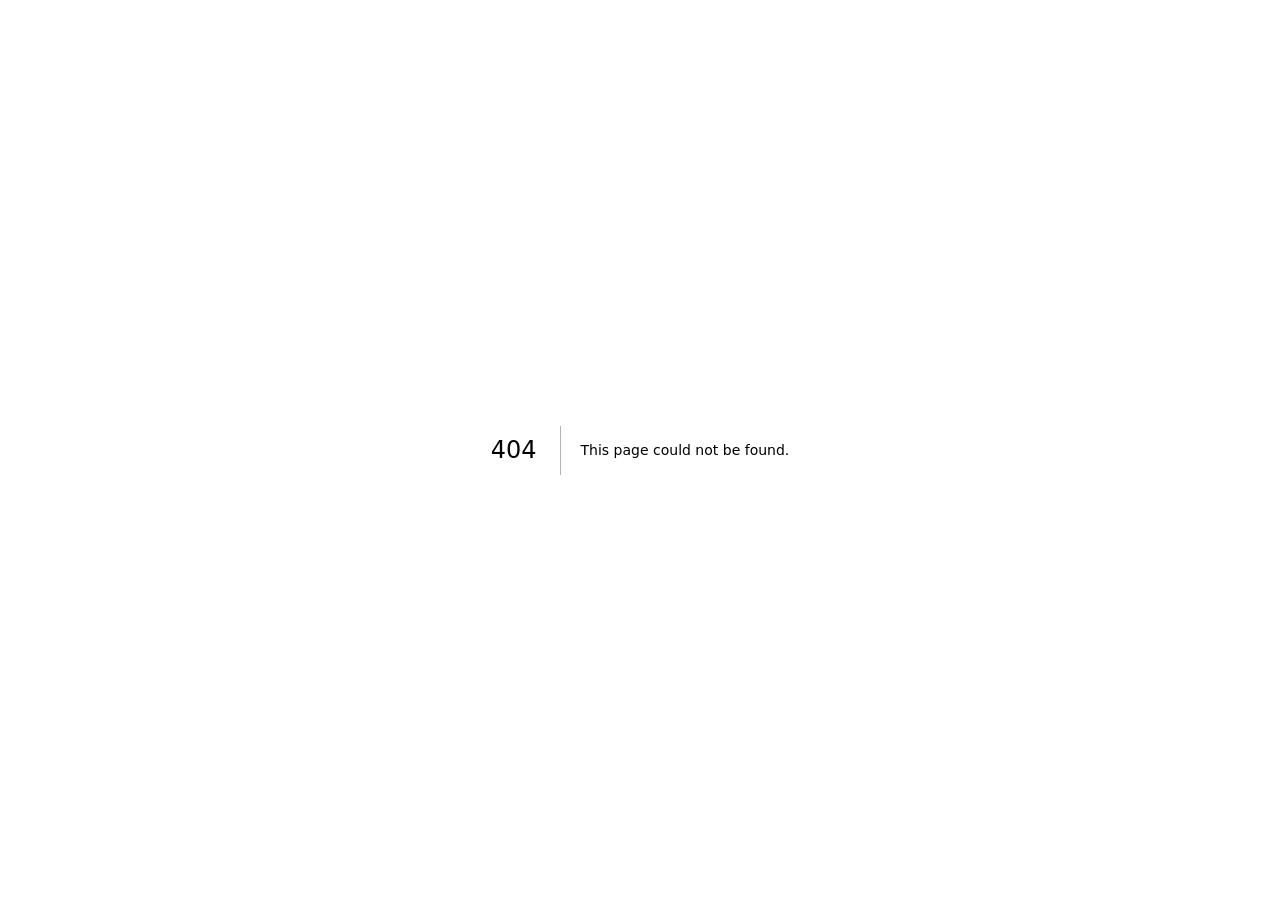
<file: 404/index.html>
<!DOCTYPE html><html lang="ru" class="cooper_58fcd013-module__x8KY3G__variable graphik_f991fe57-module__UIiCQq__variable h-full antialiased"><head><meta charSet="utf-8"/><meta name="viewport" content="width=device-width, initial-scale=1"/><link rel="stylesheet" href="/_next/static/chunks/1ccbtvw0-_c5s.css" data-precedence="next"/><link rel="preload" as="script" fetchPriority="low" href="/_next/static/chunks/3s6nzrbk-8mnv.js"/><script src="/_next/static/chunks/19mx3mg6lkumu.js" async=""></script><script src="/_next/static/chunks/3g4px251sg85e.js" async=""></script><script src="/_next/static/chunks/0erpg4rnzkm4w.js" async=""></script><script src="/_next/static/chunks/turbopack-0m5s035vskmwf.js" async=""></script><script src="/_next/static/chunks/3fntmmi971322.js" async=""></script><meta name="robots" content="noindex"/><title>Ваня Аверьянов</title><meta name="description" content="Product designer focused on product interfaces, visual systems and interaction design."/><link rel="canonical" href="https://averyanov-v.ru/"/><meta property="og:title" content="Ваня Аверьянов"/><meta property="og:description" content="Product designer focused on product interfaces, visual systems and interaction design."/><meta property="og:url" content="https://averyanov-v.ru/"/><meta property="og:image" content="https://averyanov-v.ru/opengraph-image.png?opengraph-image.2d8p7osnfd9zr.png"/><meta property="og:image:type" content="image/png"/><meta property="og:image:width" content="1200"/><meta property="og:image:height" content="630"/><meta property="og:image:alt" content="Ваня Аверьянов
"/><meta property="og:type" content="website"/><meta name="twitter:card" content="summary_large_image"/><meta name="twitter:title" content="Ваня Аверьянов"/><meta name="twitter:description" content="Product designer focused on product interfaces, visual systems and interaction design."/><meta name="twitter:image" content="https://averyanov-v.ru/opengraph-image.png"/><meta name="twitter:image:alt" content="Ваня Аверьянов"/><meta name="twitter:image:width" content="1200"/><meta name="twitter:image:height" content="630"/><link rel="icon" href="/favicon.ico?favicon.2wu22f5kf-8bo.ico" sizes="48x48" type="image/x-icon"/><link rel="icon" href="/icon.png?icon.3e0ca2q-l7sp_.png" sizes="48x48" type="image/png"/><link rel="apple-touch-icon" href="/apple-icon.png?apple-icon.11e8xj4hmht80.png" sizes="180x180" type="image/png"/><meta name="next-size-adjust" content=""/><title>404: This page could not be found.</title><script src="/_next/static/chunks/0cz1d0mv5g_q7.js" noModule=""></script></head><body class="min-h-full flex flex-col"><div hidden=""><!--$--><!--/$--></div><div style="font-family:system-ui,&quot;Segoe UI&quot;,Roboto,Helvetica,Arial,sans-serif,&quot;Apple Color Emoji&quot;,&quot;Segoe UI Emoji&quot;;height:100vh;text-align:center;display:flex;flex-direction:column;align-items:center;justify-content:center"><div><style>body{color:#000;background:#fff;margin:0}.next-error-h1{border-right:1px solid rgba(0,0,0,.3)}@media (prefers-color-scheme:dark){body{color:#fff;background:#000}.next-error-h1{border-right:1px solid rgba(255,255,255,.3)}}</style><h1 class="next-error-h1" style="display:inline-block;margin:0 20px 0 0;padding:0 23px 0 0;font-size:24px;font-weight:500;vertical-align:top;line-height:49px">404</h1><div style="display:inline-block"><h2 style="font-size:14px;font-weight:400;line-height:49px;margin:0">This page could not be found.</h2></div></div></div><!--$--><!--/$--><script src="/_next/static/chunks/3s6nzrbk-8mnv.js" id="_R_" async=""></script><script>(self.__next_f=self.__next_f||[]).push([0])</script><script>self.__next_f.push([1,"1:\"$Sreact.fragment\"\n2:I[39756,[\"/_next/static/chunks/3fntmmi971322.js\"],\"default\"]\n3:I[37457,[\"/_next/static/chunks/3fntmmi971322.js\"],\"default\"]\n4:I[97367,[\"/_next/static/chunks/3fntmmi971322.js\"],\"OutletBoundary\"]\n5:\"$Sreact.suspense\"\n8:I[97367,[\"/_next/static/chunks/3fntmmi971322.js\"],\"ViewportBoundary\"]\na:I[97367,[\"/_next/static/chunks/3fntmmi971322.js\"],\"MetadataBoundary\"]\nc:I[68027,[],\"default\",1]\n:HL[\"/_next/static/chunks/1ccbtvw0-_c5s.css\",\"style\"]\n7:X\n0:{\"P\":null,\"c\":[\"\",\"_not-found\",\"\"],\"q\":\"\",\"i\":false,\"f\":[[[\"\",{\"children\":[\"/_not-found\",{\"children\":[\"__PAGE__\",{},\"$undefined\",\"$undefined\",4608]},\"$undefined\",\"$undefined\",4608]},\"$undefined\",\"$undefined\",4624],[[\"$\",\"$1\",\"c\",{\"children\":[[[\"$\",\"link\",\"0\",{\"rel\":\"stylesheet\",\"href\":\"/_next/static/chunks/1ccbtvw0-_c5s.css\",\"precedence\":\"next\",\"crossOrigin\":\"$undefined\",\"nonce\":\"$undefined\"}]],[\"$\",\"html\",null,{\"lang\":\"ru\",\"className\":\"cooper_58fcd013-module__x8KY3G__variable graphik_f991fe57-module__UIiCQq__variable h-full antialiased\",\"children\":[\"$\",\"body\",null,{\"className\":\"min-h-full flex flex-col\",\"children\":[\"$\",\"$L2\",null,{\"parallelRouterKey\":\"children\",\"error\":\"$undefined\",\"errorStyles\":\"$undefined\",\"errorScripts\":\"$undefined\",\"template\":[\"$\",\"$L3\",null,{}],\"templateStyles\":\"$undefined\",\"templateScripts\":\"$undefined\",\"notFound\":[[[\"$\",\"title\",null,{\"children\":\"404: This page could not be found.\"}],[\"$\",\"div\",null,{\"style\":{\"fontFamily\":\"system-ui,\\\"Segoe UI\\\",Roboto,Helvetica,Arial,sans-serif,\\\"Apple Color Emoji\\\",\\\"Segoe UI Emoji\\\"\",\"height\":\"100vh\",\"textAlign\":\"center\",\"display\":\"flex\",\"flexDirection\":\"column\",\"alignItems\":\"center\",\"justifyContent\":\"center\"},\"children\":[\"$\",\"div\",null,{\"children\":[[\"$\",\"style\",null,{\"dangerouslySetInnerHTML\":{\"__html\":\"body{color:#000;background:#fff;margin:0}.next-error-h1{border-right:1px solid rgba(0,0,0,.3)}@media (prefers-color-scheme:dark){body{color:#fff;background:#000}.next-error-h1{border-right:1px solid rgba(255,255,255,.3)}}\"}}],[\"$\",\"h1\",null,{\"className\":\"next-error-h1\",\"style\":{\"display\":\"inline-block\",\"margin\":\"0 20px 0 0\",\"padding\":\"0 23px 0 0\",\"fontSize\":24,\"fontWeight\":500,\"verticalAlign\":\"top\",\"lineHeight\":\"49px\"},\"children\":404}],[\"$\",\"div\",null,{\"style\":{\"display\":\"inline-block\"},\"children\":[\"$\",\"h2\",null,{\"style\":{\"fontSize\":14,\"fontWeight\":400,\"lineHeight\":\"49px\",\"margin\":0},\"children\":\"This page could not be found.\"}]}]]}]}]],[]],\"forbidden\":\"$undefined\",\"unauthorized\":\"$undefined\"}]}]}]]}],{\"children\":[[\"$\",\"$1\",\"c\",{\"children\":[null,[\"$\",\"$L2\",null,{\"parallelRouterKey\":\"children\",\"error\":\"$undefined\",\"errorStyles\":\"$undefined\",\"errorScripts\":\"$undefined\",\"template\":[\"$\",\"$L3\",null,{}],\"templateStyles\":\"$undefined\",\"templateScripts\":\"$undefined\",\"notFound\":\"$undefined\",\"forbidden\":\"$undefined\",\"unauthorized\":\"$undefined\"}]]}],{\"children\":[[\"$\",\"$1\",\"c\",{\"children\":[[[\"$\",\"title\",null,{\"children\":\"404: This page could not be found.\"}],[\"$\",\"div\",null,{\"style\":\"$0:f:0:1:0:props:children:1:props:children:props:children:props:notFound:0:1:props:style\",\"children\":[\"$\",\"div\",null,{\"children\":[[\"$\",\"style\",null,{\"dangerouslySetInnerHTML\":{\"__html\":\"body{color:#000;background:#fff;margin:0}.next-error-h1{border-right:1px solid rgba(0,0,0,.3)}@media (prefers-color-scheme:dark){body{color:#fff;background:#000}.next-error-h1{border-right:1px solid rgba(255,255,255,.3)}}\"}}],[\"$\",\"h1\",null,{\"className\":\"next-error-h1\",\"style\":\"$0:f:0:1:0:props:children:1:props:children:props:children:props:notFound:0:1:props:children:props:children:1:props:style\",\"children\":404}],[\"$\",\"div\",null,{\"style\":\"$0:f:0:1:0:props:children:1:props:children:props:children:props:notFound:0:1:props:children:props:children:2:props:style\",\"children\":[\"$\",\"h2\",null,{\"style\":\"$0:f:0:1:0:props:children:1:props:children:props:children:props:notFound:0:1:props:children:props:children:2:props:children:props:style\",\"children\":\"This page could not be found.\"}]}]]}]}]],null,[\"$\",\"$L4\",null,{\"children\":[\"$\",\"$5\",null,{\"name\":\"Next.MetadataOutlet\",\"children\":\"$@6\"}]}]]}],{},null,false,null]},null,false,\"$7\"]},null,false,null],[\"$\",\"$1\",\"h\",{\"children\":[[\"$\",\"meta\",null,{\"name\":\"robots\",\"content\":\"noindex\"}],[\"$\",\"$L8\",null,{\"children\":\"$L9\"}],[\"$\",\"div\",null,{\"hidden\":true,\"children\":[\"$\",\"$La\",null,{\"children\":[\"$\",\"$5\",null,{\"name\":\"Next.Metadata\",\"children\":\"$Lb\"}]}]}],[\"$\",\"meta\",null,{\"name\":\"next-size-adjust\",\"content\":\"\"}]]}],false]],\"m\":\"$undefined\",\"G\":[\"$c\",[[\"$\",\"link\",\"0\",{\"rel\":\"stylesheet\",\"href\":\"/_next/static/chunks/1ccbtvw0-_c5s.css\",\"precedence\":\"next\",\"crossOrigin\":\"$undefined\",\"nonce\":\"$undefined\"}]]],\"S\":true,\"h\":null,\"r\":\"$undefined\",\"s\":\"$undefined\",\"a\":\"$undefined\",\"l\":\"$undefined\",\"p\":\"$undefined\",\"d\":\"$undefined\",\"b\":\"NDdpyjb3o7koJTWGgEha5\"}\n7:C\n9:[[\"$\",\"meta\",\"0\",{\"charSet\":\"utf-8\"}],[\"$\",\"meta\",\"1\",{\"name\":\"viewport\",\"content\":\"width=device-width, initial-scale=1\"}]]\nd:I[27201,[\"/_next/static/chunks/3fntmmi971322.js\"],\"IconMark\"]\n6:null\nb:[[\"$\",\"title\",\"0\",{\"children\":\"Ваня Аверьянов\"}],[\"$\",\"meta\",\"1\",{\"name\":\"description\",\"content\":\"Product designer focused on product interfaces, visual systems and interaction design.\"}],[\"$\",\"link\",\"2\",{\"rel\":\"canonical\",\"href\":\"https://averyanov-v.ru/\"}],[\"$\",\"meta\",\"3\",{\"property\":\"og:title\",\"content\":\"Ваня Аверьянов\"}],[\"$\",\"meta\",\"4\",{\"property\":\"og:description\",\"content\":\"Product designer focused on product interfaces, visual systems and interaction design.\"}],[\"$\",\"meta\",\"5\",{\"property\":\"og:url\",\"content\":\"https://averyanov-v.ru/\"}],[\"$\",\"meta\",\"6\",{\"property\":\"og:image\",\"content\":\"https://averyanov-v.ru/opengraph-image.png?opengraph-image.2d8p7osnfd9zr.png\"}],[\"$\",\"meta\",\"7\",{\"property\":\"og:image:type\",\"content\":\"image/png\"}],[\"$\",\"meta\",\"8\",{\"property\":\"og:image:width\",\"content\":\"1200\"}],[\"$\",\"meta\",\"9\",{\"property\":\"og:image:height\",\"content\":\"630\"}],[\"$\",\"meta\",\"10\",{\"property\":\"og:image:alt\",\"content\":\"Ваня Аверьянов\\n\"}],[\"$\",\"meta\",\"11\",{\"property\":\"og:type\",\"content\":\"website\"}],[\"$\",\"meta\",\"12\",{\"name\":\"twitter:card\",\"content\":\"summary_large_image\"}],[\"$\",\"meta\",\"13\",{\"name\":\"twitter:title\",\"content\":\"Ваня Аверьянов\"}],[\"$\",\"meta\",\"14\",{\"name\":\"twitter:description\",\"content\":\"Product designer focused on product interfaces, visual systems and interaction design.\"}],[\"$\",\"meta\",\"15\",{\"name\":\"twitter:image\",\"content\":\"https://averyanov-v.ru/opengraph-image.png\"}],[\"$\",\"meta\",\"16\",{\"name\":\"twitter:image:alt\",\"content\":\"Ваня Аверьянов\"}],[\"$\",\"meta\",\"17\",{\"name\":\"twitter:image:width\",\"content\":\"1200\"}],[\"$\",\"meta\",\"18\",{\"name\":\"twitter:image:height\",\"content\":\"630\"}],[\"$\",\"link\",\"19\",{\"rel\":\"icon\",\"href\":\"/favicon.ico?favicon.2wu22f5kf-8bo.ico\",\"sizes\":\"48x48\",\"type\":\"image/x-icon\"}],[\"$\",\"link\",\"20\",{\"rel\":\"icon\",\"href\":\"/icon.png?icon.3e0ca2q-l7sp_.png\",\"sizes\":\"48x48\",\"type\":\"image/png\"}],[\"$\",\"link\",\"21\",{\"rel\":\"apple-touch-icon\",\"href\":\"/apple-icon.png?apple-icon.11e8xj4hmht80.png\",\"sizes\":\"180x180\",\"type\":\"image/png\"}],[\"$\",\"$Ld\",\"22\",{}]]\n"])</script></body></html>
</file>
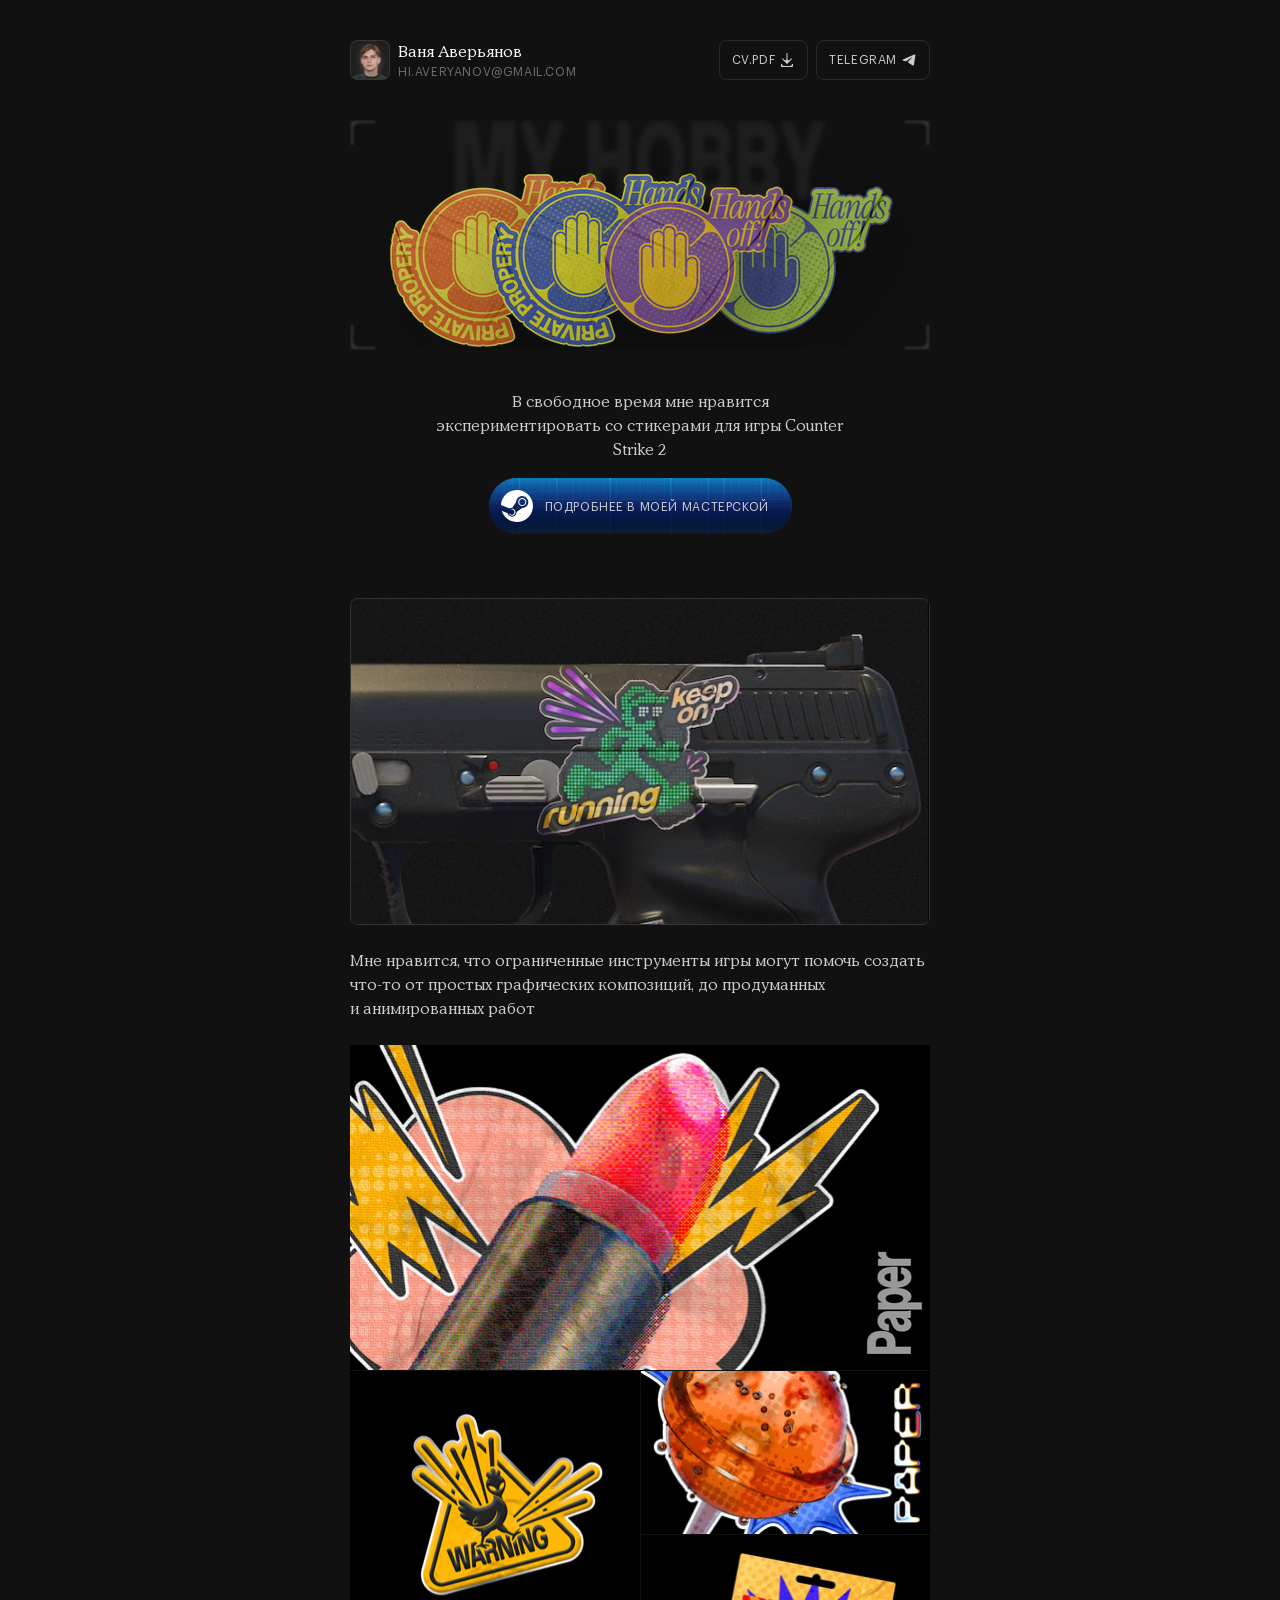
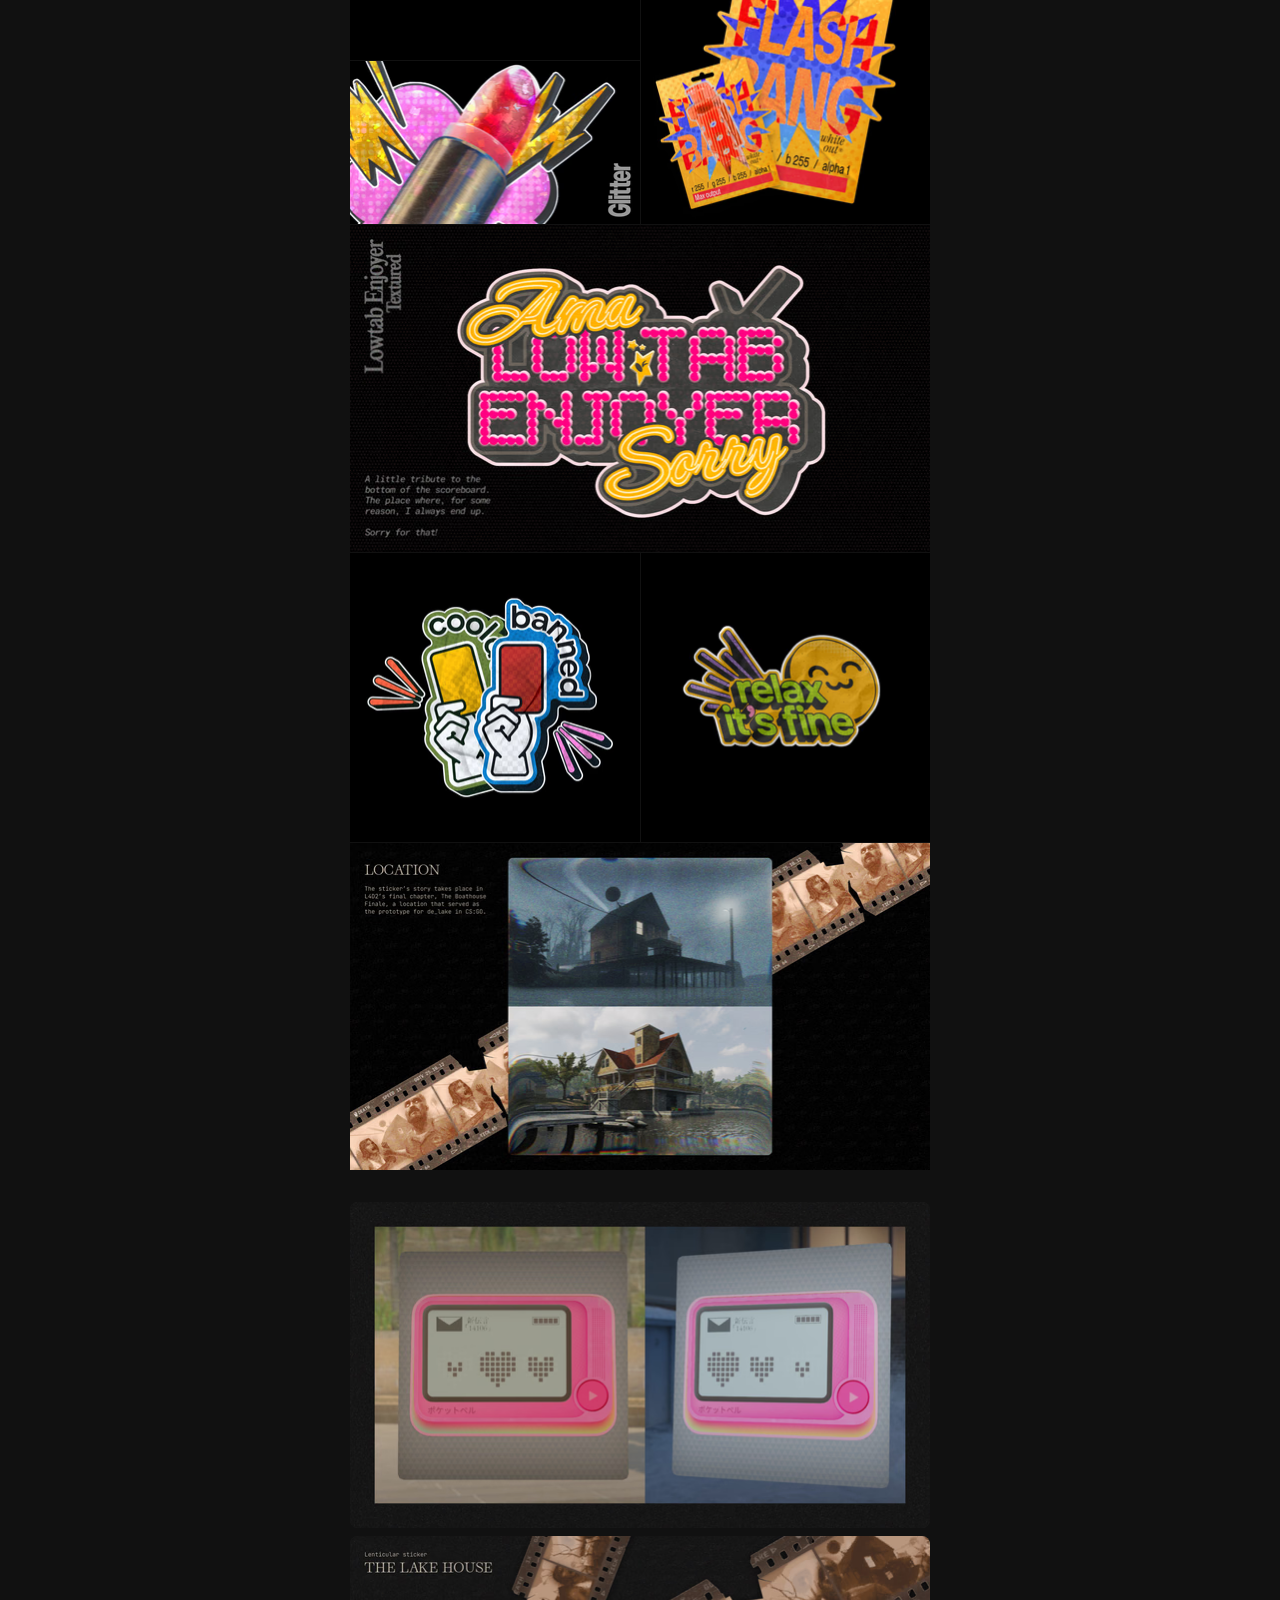
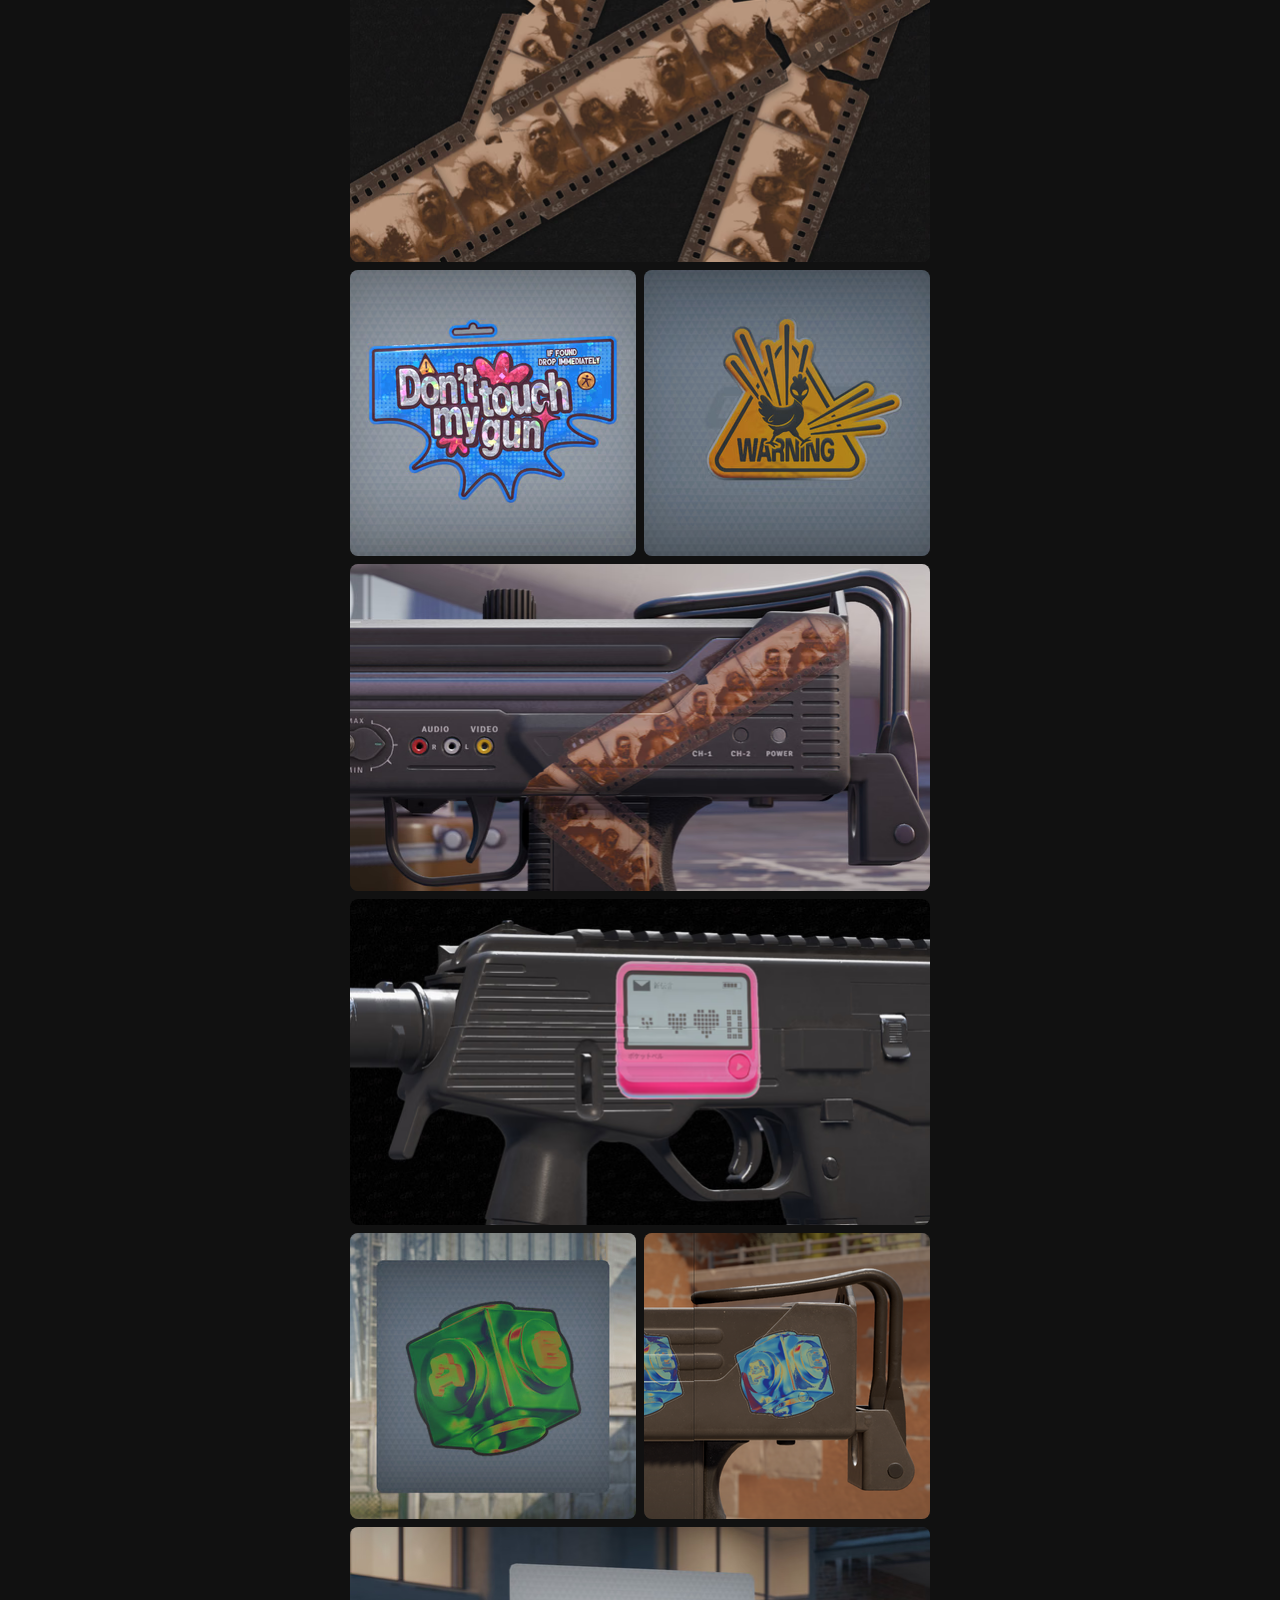
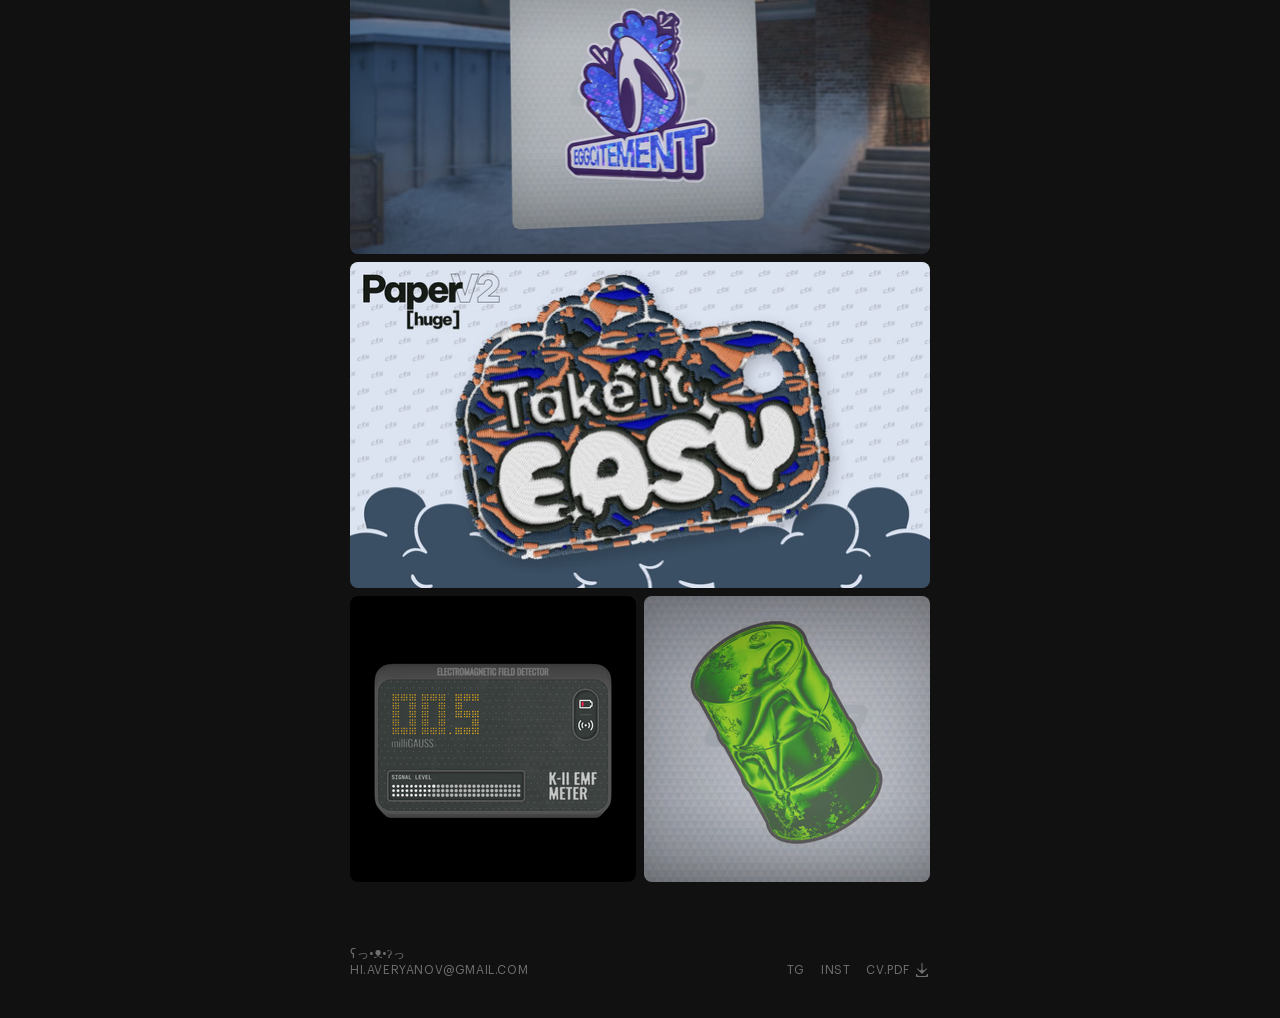
<file: secret/index.html>
<!DOCTYPE html><html lang="ru" class="cooper_58fcd013-module__x8KY3G__variable graphik_f991fe57-module__UIiCQq__variable h-full antialiased"><head><meta charSet="utf-8"/><meta name="viewport" content="width=device-width, initial-scale=1"/><link rel="preload" href="/_next/static/media/CooperLtBTW08_Regular-s.p.2nzx8zg794ucj.woff2" as="font" crossorigin="" type="font/woff2"/><link rel="preload" href="/_next/static/media/GraphikLCGRegular-s.p.0sj5ivc41w31j.ttf" as="font" crossorigin="" type="font/ttf"/><link rel="preload" as="image" imageSrcSet="/assets/secret/hero/sticker-1-280w.webp 20w, /assets/secret/hero/sticker-1-280w.webp 22w, /assets/secret/hero/sticker-1-280w.webp 40w, /assets/secret/hero/sticker-1-280w.webp 44w, /assets/secret/hero/sticker-1-280w.webp 81w, /assets/secret/hero/sticker-1-280w.webp 97w, /assets/secret/hero/sticker-1-280w.webp 162w, /assets/secret/hero/sticker-1-280w.webp 188w, /assets/secret/hero/sticker-1-280w.webp 193w, /assets/secret/hero/sticker-1-280w.webp 201w, /assets/secret/hero/sticker-1-280w.webp 202w, /assets/secret/hero/sticker-1-280w.webp 280w, /assets/secret/hero/sticker-1.webp 286w, /assets/secret/hero/sticker-1.webp 290w, /assets/secret/hero/sticker-1.webp 291w, /assets/secret/hero/sticker-1.webp 292w, /assets/secret/hero/sticker-1.webp 303w, /assets/secret/hero/sticker-1.webp 318w, /assets/secret/hero/sticker-1.webp 319w, /assets/secret/hero/sticker-1.webp 320w, /assets/secret/hero/sticker-1.webp 376w, /assets/secret/hero/sticker-1.webp 400w, /assets/secret/hero/sticker-1.webp 480w, /assets/secret/hero/sticker-1.webp 560w, /assets/secret/hero/sticker-1.webp 580w, /assets/secret/hero/sticker-1.webp 606w, /assets/secret/hero/sticker-1.webp 636w, /assets/secret/hero/sticker-1.webp 669w, /assets/secret/hero/sticker-1.webp 671w, /assets/secret/hero/sticker-1.webp 752w, /assets/secret/hero/sticker-1.webp 828w, /assets/secret/hero/sticker-1.webp 960w, /assets/secret/hero/sticker-1.webp 1080w, /assets/secret/hero/sticker-1.webp 1160w, /assets/secret/hero/sticker-1.webp 1183w, /assets/secret/hero/sticker-1.webp 1280w, /assets/secret/hero/sticker-1.webp 1345w, /assets/secret/hero/sticker-1.webp 1368w, /assets/secret/hero/sticker-1.webp 1504w, /assets/secret/hero/sticker-1.webp 1648w, /assets/secret/hero/sticker-1.webp 1881w, /assets/secret/hero/sticker-1.webp 1882w, /assets/secret/hero/sticker-1.webp 2310w, /assets/secret/hero/sticker-1.webp 2736w" imageSizes="(max-width: 480px) calc(48.264939vw - 15.4448px), (max-width: 660px) calc(48.264939vw - 38.612px), 280px"/><link rel="preload" as="image" imageSrcSet="/assets/secret/hero/sticker-2-280w.webp 20w, /assets/secret/hero/sticker-2-280w.webp 22w, /assets/secret/hero/sticker-2-280w.webp 40w, /assets/secret/hero/sticker-2-280w.webp 44w, /assets/secret/hero/sticker-2-280w.webp 81w, /assets/secret/hero/sticker-2-280w.webp 97w, /assets/secret/hero/sticker-2-280w.webp 162w, /assets/secret/hero/sticker-2-280w.webp 188w, /assets/secret/hero/sticker-2-280w.webp 193w, /assets/secret/hero/sticker-2-280w.webp 201w, /assets/secret/hero/sticker-2-280w.webp 202w, /assets/secret/hero/sticker-2-280w.webp 280w, /assets/secret/hero/sticker-2.webp 286w, /assets/secret/hero/sticker-2.webp 290w, /assets/secret/hero/sticker-2.webp 291w, /assets/secret/hero/sticker-2.webp 292w, /assets/secret/hero/sticker-2.webp 303w, /assets/secret/hero/sticker-2.webp 318w, /assets/secret/hero/sticker-2.webp 319w, /assets/secret/hero/sticker-2.webp 320w, /assets/secret/hero/sticker-2.webp 376w, /assets/secret/hero/sticker-2.webp 400w, /assets/secret/hero/sticker-2.webp 480w, /assets/secret/hero/sticker-2.webp 560w, /assets/secret/hero/sticker-2.webp 580w, /assets/secret/hero/sticker-2.webp 606w, /assets/secret/hero/sticker-2.webp 636w, /assets/secret/hero/sticker-2.webp 669w, /assets/secret/hero/sticker-2.webp 671w, /assets/secret/hero/sticker-2.webp 752w, /assets/secret/hero/sticker-2.webp 828w, /assets/secret/hero/sticker-2.webp 960w, /assets/secret/hero/sticker-2.webp 1080w, /assets/secret/hero/sticker-2.webp 1160w, /assets/secret/hero/sticker-2.webp 1183w, /assets/secret/hero/sticker-2.webp 1280w, /assets/secret/hero/sticker-2.webp 1345w, /assets/secret/hero/sticker-2.webp 1368w, /assets/secret/hero/sticker-2.webp 1504w, /assets/secret/hero/sticker-2.webp 1648w, /assets/secret/hero/sticker-2.webp 1881w, /assets/secret/hero/sticker-2.webp 1882w, /assets/secret/hero/sticker-2.webp 2310w, /assets/secret/hero/sticker-2.webp 2736w" imageSizes="(max-width: 480px) calc(48.264939vw - 15.4448px), (max-width: 660px) calc(48.264939vw - 38.612px), 280px"/><link rel="preload" as="image" imageSrcSet="/assets/secret/hero/sticker-4-280w.webp 20w, /assets/secret/hero/sticker-4-280w.webp 22w, /assets/secret/hero/sticker-4-280w.webp 40w, /assets/secret/hero/sticker-4-280w.webp 44w, /assets/secret/hero/sticker-4-280w.webp 81w, /assets/secret/hero/sticker-4-280w.webp 97w, /assets/secret/hero/sticker-4-280w.webp 162w, /assets/secret/hero/sticker-4-280w.webp 188w, /assets/secret/hero/sticker-4-280w.webp 193w, /assets/secret/hero/sticker-4-280w.webp 201w, /assets/secret/hero/sticker-4-280w.webp 202w, /assets/secret/hero/sticker-4-280w.webp 280w, /assets/secret/hero/sticker-4.webp 286w, /assets/secret/hero/sticker-4.webp 290w, /assets/secret/hero/sticker-4.webp 291w, /assets/secret/hero/sticker-4.webp 292w, /assets/secret/hero/sticker-4.webp 303w, /assets/secret/hero/sticker-4.webp 318w, /assets/secret/hero/sticker-4.webp 319w, /assets/secret/hero/sticker-4.webp 320w, /assets/secret/hero/sticker-4.webp 376w, /assets/secret/hero/sticker-4.webp 400w, /assets/secret/hero/sticker-4.webp 480w, /assets/secret/hero/sticker-4.webp 560w, /assets/secret/hero/sticker-4.webp 580w, /assets/secret/hero/sticker-4.webp 606w, /assets/secret/hero/sticker-4.webp 636w, /assets/secret/hero/sticker-4.webp 669w, /assets/secret/hero/sticker-4.webp 671w, /assets/secret/hero/sticker-4.webp 752w, /assets/secret/hero/sticker-4.webp 828w, /assets/secret/hero/sticker-4.webp 960w, /assets/secret/hero/sticker-4.webp 1080w, /assets/secret/hero/sticker-4.webp 1160w, /assets/secret/hero/sticker-4.webp 1183w, /assets/secret/hero/sticker-4.webp 1280w, /assets/secret/hero/sticker-4.webp 1345w, /assets/secret/hero/sticker-4.webp 1368w, /assets/secret/hero/sticker-4.webp 1504w, /assets/secret/hero/sticker-4.webp 1648w, /assets/secret/hero/sticker-4.webp 1881w, /assets/secret/hero/sticker-4.webp 1882w, /assets/secret/hero/sticker-4.webp 2310w, /assets/secret/hero/sticker-4.webp 2736w" imageSizes="(max-width: 480px) calc(48.264939vw - 15.4448px), (max-width: 660px) calc(48.264939vw - 38.612px), 280px"/><link rel="preload" as="image" imageSrcSet="/assets/secret/hero/sticker-3-280w.webp 20w, /assets/secret/hero/sticker-3-280w.webp 22w, /assets/secret/hero/sticker-3-280w.webp 40w, /assets/secret/hero/sticker-3-280w.webp 44w, /assets/secret/hero/sticker-3-280w.webp 81w, /assets/secret/hero/sticker-3-280w.webp 97w, /assets/secret/hero/sticker-3-280w.webp 162w, /assets/secret/hero/sticker-3-280w.webp 188w, /assets/secret/hero/sticker-3-280w.webp 193w, /assets/secret/hero/sticker-3-280w.webp 201w, /assets/secret/hero/sticker-3-280w.webp 202w, /assets/secret/hero/sticker-3-280w.webp 280w, /assets/secret/hero/sticker-3.webp 286w, /assets/secret/hero/sticker-3.webp 290w, /assets/secret/hero/sticker-3.webp 291w, /assets/secret/hero/sticker-3.webp 292w, /assets/secret/hero/sticker-3.webp 303w, /assets/secret/hero/sticker-3.webp 318w, /assets/secret/hero/sticker-3.webp 319w, /assets/secret/hero/sticker-3.webp 320w, /assets/secret/hero/sticker-3.webp 376w, /assets/secret/hero/sticker-3.webp 400w, /assets/secret/hero/sticker-3.webp 480w, /assets/secret/hero/sticker-3.webp 560w, /assets/secret/hero/sticker-3.webp 580w, /assets/secret/hero/sticker-3.webp 606w, /assets/secret/hero/sticker-3.webp 636w, /assets/secret/hero/sticker-3.webp 669w, /assets/secret/hero/sticker-3.webp 671w, /assets/secret/hero/sticker-3.webp 752w, /assets/secret/hero/sticker-3.webp 828w, /assets/secret/hero/sticker-3.webp 960w, /assets/secret/hero/sticker-3.webp 1080w, /assets/secret/hero/sticker-3.webp 1160w, /assets/secret/hero/sticker-3.webp 1183w, /assets/secret/hero/sticker-3.webp 1280w, /assets/secret/hero/sticker-3.webp 1345w, /assets/secret/hero/sticker-3.webp 1368w, /assets/secret/hero/sticker-3.webp 1504w, /assets/secret/hero/sticker-3.webp 1648w, /assets/secret/hero/sticker-3.webp 1881w, /assets/secret/hero/sticker-3.webp 1882w, /assets/secret/hero/sticker-3.webp 2310w, /assets/secret/hero/sticker-3.webp 2736w" imageSizes="(max-width: 480px) calc(48.264939vw - 15.4448px), (max-width: 660px) calc(48.264939vw - 38.612px), 280px"/><link rel="preload" as="image" imageSrcSet="/assets/secret/hero/my-hobby.svg 1x, /assets/secret/hero/my-hobby.svg 2x"/><link rel="preload" as="image" imageSrcSet="/assets/secret/hero/corner.svg 1x, /assets/secret/hero/corner.svg 2x"/><link rel="stylesheet" href="/_next/static/chunks/1ccbtvw0-_c5s.css" data-precedence="next"/><link rel="stylesheet" href="/_next/static/chunks/1a7v-24jv7bfh.css" data-precedence="next"/><link rel="preload" as="script" fetchPriority="low" href="/_next/static/chunks/3s6nzrbk-8mnv.js"/><script src="/_next/static/chunks/19mx3mg6lkumu.js" async=""></script><script src="/_next/static/chunks/3g4px251sg85e.js" async=""></script><script src="/_next/static/chunks/0erpg4rnzkm4w.js" async=""></script><script src="/_next/static/chunks/turbopack-0m5s035vskmwf.js" async=""></script><script src="/_next/static/chunks/3fntmmi971322.js" async=""></script><script src="/_next/static/chunks/18ng3enut3mlf.js" async=""></script><title>CS2 Workshop</title><meta name="description" content="Product designer focused on product interfaces, visual systems and interaction design."/><link rel="canonical" href="https://averyanov-v.ru/secret/"/><meta property="og:title" content="CS2 Workshop"/><meta property="og:description" content="Product designer focused on product interfaces, visual systems and interaction design."/><meta property="og:url" content="https://averyanov-v.ru/secret/"/><meta property="og:image" content="https://averyanov-v.ru/opengraph-image.png"/><meta property="og:image:width" content="1200"/><meta property="og:image:height" content="630"/><meta property="og:image:alt" content="Ваня Аверьянов"/><meta property="og:type" content="website"/><meta name="twitter:card" content="summary_large_image"/><meta name="twitter:title" content="CS2 Workshop"/><meta name="twitter:description" content="Product designer focused on product interfaces, visual systems and interaction design."/><meta name="twitter:image" content="https://averyanov-v.ru/opengraph-image.png"/><meta name="twitter:image:alt" content="Ваня Аверьянов"/><meta name="twitter:image:width" content="1200"/><meta name="twitter:image:height" content="630"/><link rel="icon" href="/favicon.ico?favicon.2wu22f5kf-8bo.ico" sizes="48x48" type="image/x-icon"/><link rel="icon" href="/icon.png?icon.3e0ca2q-l7sp_.png" sizes="48x48" type="image/png"/><link rel="apple-touch-icon" href="/apple-icon.png?apple-icon.11e8xj4hmht80.png" sizes="180x180" type="image/png"/><meta name="next-size-adjust" content=""/><script src="/_next/static/chunks/0cz1d0mv5g_q7.js" noModule=""></script></head><body class="min-h-full flex flex-col"><div hidden=""><!--$--><!--/$--></div><main lang="ru" class="page-module__VmMfEW__page"><div class="page-module__VmMfEW__content"><section class="page-module__VmMfEW__introduction" aria-label="Моё хобби"><header class="intro-module__JZ17yW__header intro-module__JZ17yW__secretHeader" data-variant="case" data-case-header=""><div class="intro-module__JZ17yW__caseIdentity"><a class="intro-module__JZ17yW__caseAvatar" aria-label="На главную" href="/"><div class="intro-module__JZ17yW__casePortraitLayer intro-module__JZ17yW__casePortraitBlur"><div class="intro-module__JZ17yW__casePortraitCrop"><img alt="" loading="lazy" width="162" height="241" decoding="async" data-nimg="1" class="intro-module__JZ17yW__portraitImage" style="color:transparent" sizes="81px" srcSet="/assets/navigation/avatar-81w.webp 20w, /assets/navigation/avatar-81w.webp 22w, /assets/navigation/avatar-81w.webp 40w, /assets/navigation/avatar-81w.webp 44w, /assets/navigation/avatar-81w.webp 81w, /assets/navigation/avatar.webp 97w, /assets/navigation/avatar.webp 162w, /assets/navigation/avatar.webp 188w, /assets/navigation/avatar.webp 193w, /assets/navigation/avatar.webp 201w, /assets/navigation/avatar.webp 202w, /assets/navigation/avatar.webp 280w, /assets/navigation/avatar.webp 286w, /assets/navigation/avatar.webp 290w, /assets/navigation/avatar.webp 291w, /assets/navigation/avatar.webp 292w, /assets/navigation/avatar.webp 303w, /assets/navigation/avatar.webp 318w, /assets/navigation/avatar.webp 319w, /assets/navigation/avatar.webp 320w, /assets/navigation/avatar.webp 376w, /assets/navigation/avatar.webp 400w, /assets/navigation/avatar.webp 480w, /assets/navigation/avatar.webp 560w, /assets/navigation/avatar.webp 580w, /assets/navigation/avatar.webp 606w, /assets/navigation/avatar.webp 636w, /assets/navigation/avatar.webp 669w, /assets/navigation/avatar.webp 671w, /assets/navigation/avatar.webp 752w, /assets/navigation/avatar.webp 828w, /assets/navigation/avatar.webp 960w, /assets/navigation/avatar.webp 1080w, /assets/navigation/avatar.webp 1160w, /assets/navigation/avatar.webp 1183w, /assets/navigation/avatar.webp 1280w, /assets/navigation/avatar.webp 1345w, /assets/navigation/avatar.webp 1368w, /assets/navigation/avatar.webp 1504w, /assets/navigation/avatar.webp 1648w, /assets/navigation/avatar.webp 1881w, /assets/navigation/avatar.webp 1882w, /assets/navigation/avatar.webp 2310w, /assets/navigation/avatar.webp 2736w" src="/assets/navigation/avatar.webp"/></div></div><div class="intro-module__JZ17yW__casePortraitLayer "><div class="intro-module__JZ17yW__casePortraitCrop"><img alt="" loading="lazy" width="162" height="241" decoding="async" data-nimg="1" class="intro-module__JZ17yW__portraitImage" style="color:transparent" sizes="81px" srcSet="/assets/navigation/avatar-81w.webp 20w, /assets/navigation/avatar-81w.webp 22w, /assets/navigation/avatar-81w.webp 40w, /assets/navigation/avatar-81w.webp 44w, /assets/navigation/avatar-81w.webp 81w, /assets/navigation/avatar.webp 97w, /assets/navigation/avatar.webp 162w, /assets/navigation/avatar.webp 188w, /assets/navigation/avatar.webp 193w, /assets/navigation/avatar.webp 201w, /assets/navigation/avatar.webp 202w, /assets/navigation/avatar.webp 280w, /assets/navigation/avatar.webp 286w, /assets/navigation/avatar.webp 290w, /assets/navigation/avatar.webp 291w, /assets/navigation/avatar.webp 292w, /assets/navigation/avatar.webp 303w, /assets/navigation/avatar.webp 318w, /assets/navigation/avatar.webp 319w, /assets/navigation/avatar.webp 320w, /assets/navigation/avatar.webp 376w, /assets/navigation/avatar.webp 400w, /assets/navigation/avatar.webp 480w, /assets/navigation/avatar.webp 560w, /assets/navigation/avatar.webp 580w, /assets/navigation/avatar.webp 606w, /assets/navigation/avatar.webp 636w, /assets/navigation/avatar.webp 669w, /assets/navigation/avatar.webp 671w, /assets/navigation/avatar.webp 752w, /assets/navigation/avatar.webp 828w, /assets/navigation/avatar.webp 960w, /assets/navigation/avatar.webp 1080w, /assets/navigation/avatar.webp 1160w, /assets/navigation/avatar.webp 1183w, /assets/navigation/avatar.webp 1280w, /assets/navigation/avatar.webp 1345w, /assets/navigation/avatar.webp 1368w, /assets/navigation/avatar.webp 1504w, /assets/navigation/avatar.webp 1648w, /assets/navigation/avatar.webp 1881w, /assets/navigation/avatar.webp 1882w, /assets/navigation/avatar.webp 2310w, /assets/navigation/avatar.webp 2736w" src="/assets/navigation/avatar.webp"/></div><div class="intro-module__JZ17yW__casePortraitFade"></div></div></a><div class="intro-module__JZ17yW__identity"><p class="typography-module__DMDTha__body16 intro-module__JZ17yW__name">Ваня Аверьянов</p><a class="typography-module__DMDTha__caption12 intro-module__JZ17yW__email plain-link-module__WH550W__plainLink" href="mailto:hi.averyanov@gmail.com"><span>hi.averyanov@gmail.com</span></a></div></div><nav class="intro-module__JZ17yW__links" aria-label="Резюме и Telegram"><a class="typography-module__DMDTha__caption12 intro-module__JZ17yW__link animated-border-module__HMnmPG__host" href="https://drive.google.com/file/d/1afVxVpmGOnT8p98lqoi6nSv0_E0S9SoU/preview" target="_blank" rel="noopener noreferrer"><span class="animated-border-module__HMnmPG__overlay animated-border-module__HMnmPG__compact" aria-hidden="true"></span><span class="intro-module__JZ17yW__linkLabel">CV.Pdf</span><img alt="" aria-hidden="true" loading="lazy" width="16" height="16" decoding="async" data-nimg="1" style="color:transparent" srcSet="/assets/intro/cv-icon.svg 1x, /assets/intro/cv-icon.svg 2x" src="/assets/intro/cv-icon.svg"/></a><a class="typography-module__DMDTha__caption12 intro-module__JZ17yW__link animated-border-module__HMnmPG__host" href="https://t.me/tomat_v" target="_blank" rel="noopener noreferrer"><span class="animated-border-module__HMnmPG__overlay animated-border-module__HMnmPG__compact" aria-hidden="true"></span><span class="intro-module__JZ17yW__linkLabel">Telegram</span><img alt="" aria-hidden="true" loading="lazy" width="16" height="16" decoding="async" data-nimg="1" style="color:transparent" srcSet="/assets/intro/telegram-icon.svg 1x, /assets/intro/telegram-icon.svg 2x" src="/assets/intro/telegram-icon.svg"/></a></nav></header><div class="page-module__VmMfEW__hero" aria-hidden="true"><div class="page-module__VmMfEW__sticker" style="left:1.3988415948275863%"><img alt="" loading="eager" width="560" height="560" decoding="async" data-nimg="1" style="color:transparent" sizes="(max-width: 480px) calc(48.264939vw - 15.4448px), (max-width: 660px) calc(48.264939vw - 38.612px), 280px" srcSet="/assets/secret/hero/sticker-1-280w.webp 20w, /assets/secret/hero/sticker-1-280w.webp 22w, /assets/secret/hero/sticker-1-280w.webp 40w, /assets/secret/hero/sticker-1-280w.webp 44w, /assets/secret/hero/sticker-1-280w.webp 81w, /assets/secret/hero/sticker-1-280w.webp 97w, /assets/secret/hero/sticker-1-280w.webp 162w, /assets/secret/hero/sticker-1-280w.webp 188w, /assets/secret/hero/sticker-1-280w.webp 193w, /assets/secret/hero/sticker-1-280w.webp 201w, /assets/secret/hero/sticker-1-280w.webp 202w, /assets/secret/hero/sticker-1-280w.webp 280w, /assets/secret/hero/sticker-1.webp 286w, /assets/secret/hero/sticker-1.webp 290w, /assets/secret/hero/sticker-1.webp 291w, /assets/secret/hero/sticker-1.webp 292w, /assets/secret/hero/sticker-1.webp 303w, /assets/secret/hero/sticker-1.webp 318w, /assets/secret/hero/sticker-1.webp 319w, /assets/secret/hero/sticker-1.webp 320w, /assets/secret/hero/sticker-1.webp 376w, /assets/secret/hero/sticker-1.webp 400w, /assets/secret/hero/sticker-1.webp 480w, /assets/secret/hero/sticker-1.webp 560w, /assets/secret/hero/sticker-1.webp 580w, /assets/secret/hero/sticker-1.webp 606w, /assets/secret/hero/sticker-1.webp 636w, /assets/secret/hero/sticker-1.webp 669w, /assets/secret/hero/sticker-1.webp 671w, /assets/secret/hero/sticker-1.webp 752w, /assets/secret/hero/sticker-1.webp 828w, /assets/secret/hero/sticker-1.webp 960w, /assets/secret/hero/sticker-1.webp 1080w, /assets/secret/hero/sticker-1.webp 1160w, /assets/secret/hero/sticker-1.webp 1183w, /assets/secret/hero/sticker-1.webp 1280w, /assets/secret/hero/sticker-1.webp 1345w, /assets/secret/hero/sticker-1.webp 1368w, /assets/secret/hero/sticker-1.webp 1504w, /assets/secret/hero/sticker-1.webp 1648w, /assets/secret/hero/sticker-1.webp 1881w, /assets/secret/hero/sticker-1.webp 1882w, /assets/secret/hero/sticker-1.webp 2310w, /assets/secret/hero/sticker-1.webp 2736w" src="/assets/secret/hero/sticker-1.webp"/></div><div class="page-module__VmMfEW__sticker" style="left:18.637490108095367%"><img alt="" loading="eager" width="560" height="560" decoding="async" data-nimg="1" style="color:transparent" sizes="(max-width: 480px) calc(48.264939vw - 15.4448px), (max-width: 660px) calc(48.264939vw - 38.612px), 280px" srcSet="/assets/secret/hero/sticker-2-280w.webp 20w, /assets/secret/hero/sticker-2-280w.webp 22w, /assets/secret/hero/sticker-2-280w.webp 40w, /assets/secret/hero/sticker-2-280w.webp 44w, /assets/secret/hero/sticker-2-280w.webp 81w, /assets/secret/hero/sticker-2-280w.webp 97w, /assets/secret/hero/sticker-2-280w.webp 162w, /assets/secret/hero/sticker-2-280w.webp 188w, /assets/secret/hero/sticker-2-280w.webp 193w, /assets/secret/hero/sticker-2-280w.webp 201w, /assets/secret/hero/sticker-2-280w.webp 202w, /assets/secret/hero/sticker-2-280w.webp 280w, /assets/secret/hero/sticker-2.webp 286w, /assets/secret/hero/sticker-2.webp 290w, /assets/secret/hero/sticker-2.webp 291w, /assets/secret/hero/sticker-2.webp 292w, /assets/secret/hero/sticker-2.webp 303w, /assets/secret/hero/sticker-2.webp 318w, /assets/secret/hero/sticker-2.webp 319w, /assets/secret/hero/sticker-2.webp 320w, /assets/secret/hero/sticker-2.webp 376w, /assets/secret/hero/sticker-2.webp 400w, /assets/secret/hero/sticker-2.webp 480w, /assets/secret/hero/sticker-2.webp 560w, /assets/secret/hero/sticker-2.webp 580w, /assets/secret/hero/sticker-2.webp 606w, /assets/secret/hero/sticker-2.webp 636w, /assets/secret/hero/sticker-2.webp 669w, /assets/secret/hero/sticker-2.webp 671w, /assets/secret/hero/sticker-2.webp 752w, /assets/secret/hero/sticker-2.webp 828w, /assets/secret/hero/sticker-2.webp 960w, /assets/secret/hero/sticker-2.webp 1080w, /assets/secret/hero/sticker-2.webp 1160w, /assets/secret/hero/sticker-2.webp 1183w, /assets/secret/hero/sticker-2.webp 1280w, /assets/secret/hero/sticker-2.webp 1345w, /assets/secret/hero/sticker-2.webp 1368w, /assets/secret/hero/sticker-2.webp 1504w, /assets/secret/hero/sticker-2.webp 1648w, /assets/secret/hero/sticker-2.webp 1881w, /assets/secret/hero/sticker-2.webp 1882w, /assets/secret/hero/sticker-2.webp 2310w, /assets/secret/hero/sticker-2.webp 2736w" src="/assets/secret/hero/sticker-2.webp"/></div><div class="page-module__VmMfEW__sticker" style="left:53.11437146417026%"><img alt="" loading="eager" width="560" height="560" decoding="async" data-nimg="1" style="color:transparent" sizes="(max-width: 480px) calc(48.264939vw - 15.4448px), (max-width: 660px) calc(48.264939vw - 38.612px), 280px" srcSet="/assets/secret/hero/sticker-4-280w.webp 20w, /assets/secret/hero/sticker-4-280w.webp 22w, /assets/secret/hero/sticker-4-280w.webp 40w, /assets/secret/hero/sticker-4-280w.webp 44w, /assets/secret/hero/sticker-4-280w.webp 81w, /assets/secret/hero/sticker-4-280w.webp 97w, /assets/secret/hero/sticker-4-280w.webp 162w, /assets/secret/hero/sticker-4-280w.webp 188w, /assets/secret/hero/sticker-4-280w.webp 193w, /assets/secret/hero/sticker-4-280w.webp 201w, /assets/secret/hero/sticker-4-280w.webp 202w, /assets/secret/hero/sticker-4-280w.webp 280w, /assets/secret/hero/sticker-4.webp 286w, /assets/secret/hero/sticker-4.webp 290w, /assets/secret/hero/sticker-4.webp 291w, /assets/secret/hero/sticker-4.webp 292w, /assets/secret/hero/sticker-4.webp 303w, /assets/secret/hero/sticker-4.webp 318w, /assets/secret/hero/sticker-4.webp 319w, /assets/secret/hero/sticker-4.webp 320w, /assets/secret/hero/sticker-4.webp 376w, /assets/secret/hero/sticker-4.webp 400w, /assets/secret/hero/sticker-4.webp 480w, /assets/secret/hero/sticker-4.webp 560w, /assets/secret/hero/sticker-4.webp 580w, /assets/secret/hero/sticker-4.webp 606w, /assets/secret/hero/sticker-4.webp 636w, /assets/secret/hero/sticker-4.webp 669w, /assets/secret/hero/sticker-4.webp 671w, /assets/secret/hero/sticker-4.webp 752w, /assets/secret/hero/sticker-4.webp 828w, /assets/secret/hero/sticker-4.webp 960w, /assets/secret/hero/sticker-4.webp 1080w, /assets/secret/hero/sticker-4.webp 1160w, /assets/secret/hero/sticker-4.webp 1183w, /assets/secret/hero/sticker-4.webp 1280w, /assets/secret/hero/sticker-4.webp 1345w, /assets/secret/hero/sticker-4.webp 1368w, /assets/secret/hero/sticker-4.webp 1504w, /assets/secret/hero/sticker-4.webp 1648w, /assets/secret/hero/sticker-4.webp 1881w, /assets/secret/hero/sticker-4.webp 1882w, /assets/secret/hero/sticker-4.webp 2310w, /assets/secret/hero/sticker-4.webp 2736w" src="/assets/secret/hero/sticker-4.webp"/></div><div class="page-module__VmMfEW__sticker" style="left:35.87570716594828%"><img alt="" loading="eager" width="560" height="560" decoding="async" data-nimg="1" style="color:transparent" sizes="(max-width: 480px) calc(48.264939vw - 15.4448px), (max-width: 660px) calc(48.264939vw - 38.612px), 280px" srcSet="/assets/secret/hero/sticker-3-280w.webp 20w, /assets/secret/hero/sticker-3-280w.webp 22w, /assets/secret/hero/sticker-3-280w.webp 40w, /assets/secret/hero/sticker-3-280w.webp 44w, /assets/secret/hero/sticker-3-280w.webp 81w, /assets/secret/hero/sticker-3-280w.webp 97w, /assets/secret/hero/sticker-3-280w.webp 162w, /assets/secret/hero/sticker-3-280w.webp 188w, /assets/secret/hero/sticker-3-280w.webp 193w, /assets/secret/hero/sticker-3-280w.webp 201w, /assets/secret/hero/sticker-3-280w.webp 202w, /assets/secret/hero/sticker-3-280w.webp 280w, /assets/secret/hero/sticker-3.webp 286w, /assets/secret/hero/sticker-3.webp 290w, /assets/secret/hero/sticker-3.webp 291w, /assets/secret/hero/sticker-3.webp 292w, /assets/secret/hero/sticker-3.webp 303w, /assets/secret/hero/sticker-3.webp 318w, /assets/secret/hero/sticker-3.webp 319w, /assets/secret/hero/sticker-3.webp 320w, /assets/secret/hero/sticker-3.webp 376w, /assets/secret/hero/sticker-3.webp 400w, /assets/secret/hero/sticker-3.webp 480w, /assets/secret/hero/sticker-3.webp 560w, /assets/secret/hero/sticker-3.webp 580w, /assets/secret/hero/sticker-3.webp 606w, /assets/secret/hero/sticker-3.webp 636w, /assets/secret/hero/sticker-3.webp 669w, /assets/secret/hero/sticker-3.webp 671w, /assets/secret/hero/sticker-3.webp 752w, /assets/secret/hero/sticker-3.webp 828w, /assets/secret/hero/sticker-3.webp 960w, /assets/secret/hero/sticker-3.webp 1080w, /assets/secret/hero/sticker-3.webp 1160w, /assets/secret/hero/sticker-3.webp 1183w, /assets/secret/hero/sticker-3.webp 1280w, /assets/secret/hero/sticker-3.webp 1345w, /assets/secret/hero/sticker-3.webp 1368w, /assets/secret/hero/sticker-3.webp 1504w, /assets/secret/hero/sticker-3.webp 1648w, /assets/secret/hero/sticker-3.webp 1881w, /assets/secret/hero/sticker-3.webp 1882w, /assets/secret/hero/sticker-3.webp 2310w, /assets/secret/hero/sticker-3.webp 2736w" src="/assets/secret/hero/sticker-3.webp"/></div><img alt="" loading="eager" width="371" height="80" decoding="async" data-nimg="1" class="page-module__VmMfEW__hobby" style="color:transparent" srcSet="/assets/secret/hero/my-hobby.svg 1x, /assets/secret/hero/my-hobby.svg 2x" src="/assets/secret/hero/my-hobby.svg"/><img alt="" loading="eager" width="24" height="24" decoding="async" data-nimg="1" class="page-module__VmMfEW__corner page-module__VmMfEW__topLeft" style="color:transparent" srcSet="/assets/secret/hero/corner.svg 1x, /assets/secret/hero/corner.svg 2x" src="/assets/secret/hero/corner.svg"/><img alt="" loading="eager" width="24" height="24" decoding="async" data-nimg="1" class="page-module__VmMfEW__corner page-module__VmMfEW__topRight" style="color:transparent" srcSet="/assets/secret/hero/corner.svg 1x, /assets/secret/hero/corner.svg 2x" src="/assets/secret/hero/corner.svg"/><img alt="" loading="eager" width="24" height="24" decoding="async" data-nimg="1" class="page-module__VmMfEW__corner page-module__VmMfEW__bottomRight" style="color:transparent" srcSet="/assets/secret/hero/corner.svg 1x, /assets/secret/hero/corner.svg 2x" src="/assets/secret/hero/corner.svg"/><img alt="" loading="eager" width="24" height="24" decoding="async" data-nimg="1" class="page-module__VmMfEW__corner page-module__VmMfEW__bottomLeft" style="color:transparent" srcSet="/assets/secret/hero/corner.svg 1x, /assets/secret/hero/corner.svg 2x" src="/assets/secret/hero/corner.svg"/></div><div class="page-module__VmMfEW__introCopy"><p class="typography-module__DMDTha__body16">В свободное время мне нравится экспериментировать со стикерами для игры Counter Strike 2</p><a class="page-module__VmMfEW__steam" href="https://steamcommunity.com/id/bluete_fiesta/myworkshopfiles/" target="_blank" rel="noopener noreferrer"><img alt="" aria-hidden="true" loading="lazy" decoding="async" data-nimg="fill" class="page-module__VmMfEW__steamTexture" style="position:absolute;height:100%;width:100%;left:0;top:0;right:0;bottom:0;color:transparent" sizes="303px" srcSet="/assets/secret/steam/texture-303w.webp 20w, /assets/secret/steam/texture-303w.webp 22w, /assets/secret/steam/texture-303w.webp 40w, /assets/secret/steam/texture-303w.webp 44w, /assets/secret/steam/texture-303w.webp 81w, /assets/secret/steam/texture-303w.webp 97w, /assets/secret/steam/texture-303w.webp 162w, /assets/secret/steam/texture-303w.webp 188w, /assets/secret/steam/texture-303w.webp 193w, /assets/secret/steam/texture-303w.webp 201w, /assets/secret/steam/texture-303w.webp 202w, /assets/secret/steam/texture-303w.webp 280w, /assets/secret/steam/texture-303w.webp 286w, /assets/secret/steam/texture-303w.webp 290w, /assets/secret/steam/texture-303w.webp 291w, /assets/secret/steam/texture-303w.webp 292w, /assets/secret/steam/texture-303w.webp 303w, /assets/secret/steam/texture.webp 318w, /assets/secret/steam/texture.webp 319w, /assets/secret/steam/texture.webp 320w, /assets/secret/steam/texture.webp 376w, /assets/secret/steam/texture.webp 400w, /assets/secret/steam/texture.webp 480w, /assets/secret/steam/texture.webp 560w, /assets/secret/steam/texture.webp 580w, /assets/secret/steam/texture.webp 606w, /assets/secret/steam/texture.webp 636w, /assets/secret/steam/texture.webp 669w, /assets/secret/steam/texture.webp 671w, /assets/secret/steam/texture.webp 752w, /assets/secret/steam/texture.webp 828w, /assets/secret/steam/texture.webp 960w, /assets/secret/steam/texture.webp 1080w, /assets/secret/steam/texture.webp 1160w, /assets/secret/steam/texture.webp 1183w, /assets/secret/steam/texture.webp 1280w, /assets/secret/steam/texture.webp 1345w, /assets/secret/steam/texture.webp 1368w, /assets/secret/steam/texture.webp 1504w, /assets/secret/steam/texture.webp 1648w, /assets/secret/steam/texture.webp 1881w, /assets/secret/steam/texture.webp 1882w, /assets/secret/steam/texture.webp 2310w, /assets/secret/steam/texture.webp 2736w" src="/assets/secret/steam/texture.webp"/><span class="page-module__VmMfEW__steamContent"><img alt="" aria-hidden="true" loading="lazy" width="32" height="32" decoding="async" data-nimg="1" style="color:transparent" srcSet="/assets/secret/steam/icon.svg 1x, /assets/secret/steam/icon.svg 2x" src="/assets/secret/steam/icon.svg"/><span class="typography-module__DMDTha__caption12 page-module__VmMfEW__steamText">Подробнее в моей мастерской</span></span></a></div></section><section class="page-module__VmMfEW__gallery" aria-label="Эксперименты со стикерами Counter Strike 2"><div class="page-module__VmMfEW__groupOne"><figure class="page-module__VmMfEW__media page-module__VmMfEW__preview"><img alt="Стикер Keep on running на оружии" loading="lazy" width="637" height="358" decoding="async" data-nimg="1" class="page-module__VmMfEW__galleryImage" style="color:transparent" sizes="(max-width: 480px) calc(100vw - 34px), (max-width: 660px) calc(100vw - 82px), 578px" srcSet="/assets/secret/gallery/image-01-319w.avif 20w, /assets/secret/gallery/image-01-319w.avif 22w, /assets/secret/gallery/image-01-319w.avif 40w, /assets/secret/gallery/image-01-319w.avif 44w, /assets/secret/gallery/image-01-319w.avif 81w, /assets/secret/gallery/image-01-319w.avif 97w, /assets/secret/gallery/image-01-319w.avif 162w, /assets/secret/gallery/image-01-319w.avif 188w, /assets/secret/gallery/image-01-319w.avif 193w, /assets/secret/gallery/image-01-319w.avif 201w, /assets/secret/gallery/image-01-319w.avif 202w, /assets/secret/gallery/image-01-319w.avif 280w, /assets/secret/gallery/image-01-319w.avif 286w, /assets/secret/gallery/image-01-319w.avif 290w, /assets/secret/gallery/image-01-319w.avif 291w, /assets/secret/gallery/image-01-319w.avif 292w, /assets/secret/gallery/image-01-319w.avif 303w, /assets/secret/gallery/image-01-319w.avif 318w, /assets/secret/gallery/image-01-319w.avif 319w, /assets/secret/gallery/image-01.avif 320w, /assets/secret/gallery/image-01.avif 376w, /assets/secret/gallery/image-01.avif 400w, /assets/secret/gallery/image-01.avif 480w, /assets/secret/gallery/image-01.avif 560w, /assets/secret/gallery/image-01.avif 580w, /assets/secret/gallery/image-01.avif 606w, /assets/secret/gallery/image-01.avif 636w, /assets/secret/gallery/image-01.avif 669w, /assets/secret/gallery/image-01.avif 671w, /assets/secret/gallery/image-01.avif 752w, /assets/secret/gallery/image-01.avif 828w, /assets/secret/gallery/image-01.avif 960w, /assets/secret/gallery/image-01.avif 1080w, /assets/secret/gallery/image-01.avif 1160w, /assets/secret/gallery/image-01.avif 1183w, /assets/secret/gallery/image-01.avif 1280w, /assets/secret/gallery/image-01.avif 1345w, /assets/secret/gallery/image-01.avif 1368w, /assets/secret/gallery/image-01.avif 1504w, /assets/secret/gallery/image-01.avif 1648w, /assets/secret/gallery/image-01.avif 1881w, /assets/secret/gallery/image-01.avif 1882w, /assets/secret/gallery/image-01.avif 2310w, /assets/secret/gallery/image-01.avif 2736w" src="/assets/secret/gallery/image-01.avif"/></figure><p class="typography-module__DMDTha__body16">Мне нравится, что ограниченные инструменты игры могут помочь создать что-то от простых графических композиций, до продуманных и анимированных работ</p><div class="page-module__VmMfEW__mosaic"><figure class="page-module__VmMfEW__media page-module__VmMfEW__paper"><img alt="Бумажный поп-арт коллаж со стикером" loading="lazy" width="1162" height="650" decoding="async" data-nimg="1" class="page-module__VmMfEW__galleryImage" style="color:transparent" sizes="(max-width: 480px) calc(100vw - 32px), (max-width: 660px) calc(100vw - 80px), 580px" srcSet="/assets/secret/gallery/image-02-581w.avif 20w, /assets/secret/gallery/image-02-581w.avif 22w, /assets/secret/gallery/image-02-581w.avif 40w, /assets/secret/gallery/image-02-581w.avif 44w, /assets/secret/gallery/image-02-581w.avif 81w, /assets/secret/gallery/image-02-581w.avif 97w, /assets/secret/gallery/image-02-581w.avif 162w, /assets/secret/gallery/image-02-581w.avif 188w, /assets/secret/gallery/image-02-581w.avif 193w, /assets/secret/gallery/image-02-581w.avif 201w, /assets/secret/gallery/image-02-581w.avif 202w, /assets/secret/gallery/image-02-581w.avif 280w, /assets/secret/gallery/image-02-581w.avif 286w, /assets/secret/gallery/image-02-581w.avif 290w, /assets/secret/gallery/image-02-581w.avif 291w, /assets/secret/gallery/image-02-581w.avif 292w, /assets/secret/gallery/image-02-581w.avif 303w, /assets/secret/gallery/image-02-581w.avif 318w, /assets/secret/gallery/image-02-581w.avif 319w, /assets/secret/gallery/image-02-581w.avif 320w, /assets/secret/gallery/image-02-581w.avif 376w, /assets/secret/gallery/image-02-581w.avif 400w, /assets/secret/gallery/image-02-581w.avif 480w, /assets/secret/gallery/image-02-581w.avif 560w, /assets/secret/gallery/image-02-581w.avif 580w, /assets/secret/gallery/image-02.avif 606w, /assets/secret/gallery/image-02.avif 636w, /assets/secret/gallery/image-02.avif 669w, /assets/secret/gallery/image-02.avif 671w, /assets/secret/gallery/image-02.avif 752w, /assets/secret/gallery/image-02.avif 828w, /assets/secret/gallery/image-02.avif 960w, /assets/secret/gallery/image-02.avif 1080w, /assets/secret/gallery/image-02.avif 1160w, /assets/secret/gallery/image-02.avif 1183w, /assets/secret/gallery/image-02.avif 1280w, /assets/secret/gallery/image-02.avif 1345w, /assets/secret/gallery/image-02.avif 1368w, /assets/secret/gallery/image-02.avif 1504w, /assets/secret/gallery/image-02.avif 1648w, /assets/secret/gallery/image-02.avif 1881w, /assets/secret/gallery/image-02.avif 1882w, /assets/secret/gallery/image-02.avif 2310w, /assets/secret/gallery/image-02.avif 2736w" src="/assets/secret/gallery/image-02.avif"/></figure><div class="page-module__VmMfEW__densePair"><div class="page-module__VmMfEW__mosaicColumn"><figure class="page-module__VmMfEW__media page-module__VmMfEW__square"><img alt="Жёлтый стикер Warning" loading="lazy" width="579" height="579" decoding="async" data-nimg="1" class="page-module__VmMfEW__galleryImage" style="color:transparent" sizes="(max-width: 480px) calc((100vw - 33px) / 2), (max-width: 660px) calc((100vw - 81px) / 2), 289.5px" srcSet="/assets/secret/gallery/image-03-290w.avif 20w, /assets/secret/gallery/image-03-290w.avif 22w, /assets/secret/gallery/image-03-290w.avif 40w, /assets/secret/gallery/image-03-290w.avif 44w, /assets/secret/gallery/image-03-290w.avif 81w, /assets/secret/gallery/image-03-290w.avif 97w, /assets/secret/gallery/image-03-290w.avif 162w, /assets/secret/gallery/image-03-290w.avif 188w, /assets/secret/gallery/image-03-290w.avif 193w, /assets/secret/gallery/image-03-290w.avif 201w, /assets/secret/gallery/image-03-290w.avif 202w, /assets/secret/gallery/image-03-290w.avif 280w, /assets/secret/gallery/image-03-290w.avif 286w, /assets/secret/gallery/image-03-290w.avif 290w, /assets/secret/gallery/image-03.avif 291w, /assets/secret/gallery/image-03.avif 292w, /assets/secret/gallery/image-03.avif 303w, /assets/secret/gallery/image-03.avif 318w, /assets/secret/gallery/image-03.avif 319w, /assets/secret/gallery/image-03.avif 320w, /assets/secret/gallery/image-03.avif 376w, /assets/secret/gallery/image-03.avif 400w, /assets/secret/gallery/image-03.avif 480w, /assets/secret/gallery/image-03.avif 560w, /assets/secret/gallery/image-03.avif 580w, /assets/secret/gallery/image-03.avif 606w, /assets/secret/gallery/image-03.avif 636w, /assets/secret/gallery/image-03.avif 669w, /assets/secret/gallery/image-03.avif 671w, /assets/secret/gallery/image-03.avif 752w, /assets/secret/gallery/image-03.avif 828w, /assets/secret/gallery/image-03.avif 960w, /assets/secret/gallery/image-03.avif 1080w, /assets/secret/gallery/image-03.avif 1160w, /assets/secret/gallery/image-03.avif 1183w, /assets/secret/gallery/image-03.avif 1280w, /assets/secret/gallery/image-03.avif 1345w, /assets/secret/gallery/image-03.avif 1368w, /assets/secret/gallery/image-03.avif 1504w, /assets/secret/gallery/image-03.avif 1648w, /assets/secret/gallery/image-03.avif 1881w, /assets/secret/gallery/image-03.avif 1882w, /assets/secret/gallery/image-03.avif 2310w, /assets/secret/gallery/image-03.avif 2736w" src="/assets/secret/gallery/image-03.avif"/></figure><figure class="page-module__VmMfEW__media page-module__VmMfEW__smallLandscape"><img alt="Поп-арт композиция Glitter" loading="lazy" width="583" height="326" decoding="async" data-nimg="1" class="page-module__VmMfEW__galleryImage" style="color:transparent" sizes="(max-width: 480px) calc((100vw - 33px) / 2), (max-width: 660px) calc((100vw - 81px) / 2), 289.5px" srcSet="/assets/secret/gallery/image-04-292w.avif 20w, /assets/secret/gallery/image-04-292w.avif 22w, /assets/secret/gallery/image-04-292w.avif 40w, /assets/secret/gallery/image-04-292w.avif 44w, /assets/secret/gallery/image-04-292w.avif 81w, /assets/secret/gallery/image-04-292w.avif 97w, /assets/secret/gallery/image-04-292w.avif 162w, /assets/secret/gallery/image-04-292w.avif 188w, /assets/secret/gallery/image-04-292w.avif 193w, /assets/secret/gallery/image-04-292w.avif 201w, /assets/secret/gallery/image-04-292w.avif 202w, /assets/secret/gallery/image-04-292w.avif 280w, /assets/secret/gallery/image-04-292w.avif 286w, /assets/secret/gallery/image-04-292w.avif 290w, /assets/secret/gallery/image-04-292w.avif 291w, /assets/secret/gallery/image-04-292w.avif 292w, /assets/secret/gallery/image-04.avif 303w, /assets/secret/gallery/image-04.avif 318w, /assets/secret/gallery/image-04.avif 319w, /assets/secret/gallery/image-04.avif 320w, /assets/secret/gallery/image-04.avif 376w, /assets/secret/gallery/image-04.avif 400w, /assets/secret/gallery/image-04.avif 480w, /assets/secret/gallery/image-04.avif 560w, /assets/secret/gallery/image-04.avif 580w, /assets/secret/gallery/image-04.avif 606w, /assets/secret/gallery/image-04.avif 636w, /assets/secret/gallery/image-04.avif 669w, /assets/secret/gallery/image-04.avif 671w, /assets/secret/gallery/image-04.avif 752w, /assets/secret/gallery/image-04.avif 828w, /assets/secret/gallery/image-04.avif 960w, /assets/secret/gallery/image-04.avif 1080w, /assets/secret/gallery/image-04.avif 1160w, /assets/secret/gallery/image-04.avif 1183w, /assets/secret/gallery/image-04.avif 1280w, /assets/secret/gallery/image-04.avif 1345w, /assets/secret/gallery/image-04.avif 1368w, /assets/secret/gallery/image-04.avif 1504w, /assets/secret/gallery/image-04.avif 1648w, /assets/secret/gallery/image-04.avif 1881w, /assets/secret/gallery/image-04.avif 1882w, /assets/secret/gallery/image-04.avif 2310w, /assets/secret/gallery/image-04.avif 2736w" src="/assets/secret/gallery/image-04.avif"/></figure></div><div class="page-module__VmMfEW__mosaicColumn"><figure class="page-module__VmMfEW__media page-module__VmMfEW__smallLandscape"><img alt="Бумажная композиция Paper" loading="lazy" width="581" height="327" decoding="async" data-nimg="1" class="page-module__VmMfEW__galleryImage" style="color:transparent" sizes="(max-width: 480px) calc((100vw - 33px) / 2), (max-width: 660px) calc((100vw - 81px) / 2), 289.5px" srcSet="/assets/secret/gallery/image-05-291w.avif 20w, /assets/secret/gallery/image-05-291w.avif 22w, /assets/secret/gallery/image-05-291w.avif 40w, /assets/secret/gallery/image-05-291w.avif 44w, /assets/secret/gallery/image-05-291w.avif 81w, /assets/secret/gallery/image-05-291w.avif 97w, /assets/secret/gallery/image-05-291w.avif 162w, /assets/secret/gallery/image-05-291w.avif 188w, /assets/secret/gallery/image-05-291w.avif 193w, /assets/secret/gallery/image-05-291w.avif 201w, /assets/secret/gallery/image-05-291w.avif 202w, /assets/secret/gallery/image-05-291w.avif 280w, /assets/secret/gallery/image-05-291w.avif 286w, /assets/secret/gallery/image-05-291w.avif 290w, /assets/secret/gallery/image-05-291w.avif 291w, /assets/secret/gallery/image-05.avif 292w, /assets/secret/gallery/image-05.avif 303w, /assets/secret/gallery/image-05.avif 318w, /assets/secret/gallery/image-05.avif 319w, /assets/secret/gallery/image-05.avif 320w, /assets/secret/gallery/image-05.avif 376w, /assets/secret/gallery/image-05.avif 400w, /assets/secret/gallery/image-05.avif 480w, /assets/secret/gallery/image-05.avif 560w, /assets/secret/gallery/image-05.avif 580w, /assets/secret/gallery/image-05.avif 606w, /assets/secret/gallery/image-05.avif 636w, /assets/secret/gallery/image-05.avif 669w, /assets/secret/gallery/image-05.avif 671w, /assets/secret/gallery/image-05.avif 752w, /assets/secret/gallery/image-05.avif 828w, /assets/secret/gallery/image-05.avif 960w, /assets/secret/gallery/image-05.avif 1080w, /assets/secret/gallery/image-05.avif 1160w, /assets/secret/gallery/image-05.avif 1183w, /assets/secret/gallery/image-05.avif 1280w, /assets/secret/gallery/image-05.avif 1345w, /assets/secret/gallery/image-05.avif 1368w, /assets/secret/gallery/image-05.avif 1504w, /assets/secret/gallery/image-05.avif 1648w, /assets/secret/gallery/image-05.avif 1881w, /assets/secret/gallery/image-05.avif 1882w, /assets/secret/gallery/image-05.avif 2310w, /assets/secret/gallery/image-05.avif 2736w" src="/assets/secret/gallery/image-05.avif"/></figure><figure class="page-module__VmMfEW__media page-module__VmMfEW__square"><img alt="Стикер Flash Bang" loading="lazy" width="579" height="579" decoding="async" data-nimg="1" class="page-module__VmMfEW__galleryImage" style="color:transparent" sizes="(max-width: 480px) calc((100vw - 33px) / 2), (max-width: 660px) calc((100vw - 81px) / 2), 289.5px" srcSet="/assets/secret/gallery/image-06-290w.avif 20w, /assets/secret/gallery/image-06-290w.avif 22w, /assets/secret/gallery/image-06-290w.avif 40w, /assets/secret/gallery/image-06-290w.avif 44w, /assets/secret/gallery/image-06-290w.avif 81w, /assets/secret/gallery/image-06-290w.avif 97w, /assets/secret/gallery/image-06-290w.avif 162w, /assets/secret/gallery/image-06-290w.avif 188w, /assets/secret/gallery/image-06-290w.avif 193w, /assets/secret/gallery/image-06-290w.avif 201w, /assets/secret/gallery/image-06-290w.avif 202w, /assets/secret/gallery/image-06-290w.avif 280w, /assets/secret/gallery/image-06-290w.avif 286w, /assets/secret/gallery/image-06-290w.avif 290w, /assets/secret/gallery/image-06.avif 291w, /assets/secret/gallery/image-06.avif 292w, /assets/secret/gallery/image-06.avif 303w, /assets/secret/gallery/image-06.avif 318w, /assets/secret/gallery/image-06.avif 319w, /assets/secret/gallery/image-06.avif 320w, /assets/secret/gallery/image-06.avif 376w, /assets/secret/gallery/image-06.avif 400w, /assets/secret/gallery/image-06.avif 480w, /assets/secret/gallery/image-06.avif 560w, /assets/secret/gallery/image-06.avif 580w, /assets/secret/gallery/image-06.avif 606w, /assets/secret/gallery/image-06.avif 636w, /assets/secret/gallery/image-06.avif 669w, /assets/secret/gallery/image-06.avif 671w, /assets/secret/gallery/image-06.avif 752w, /assets/secret/gallery/image-06.avif 828w, /assets/secret/gallery/image-06.avif 960w, /assets/secret/gallery/image-06.avif 1080w, /assets/secret/gallery/image-06.avif 1160w, /assets/secret/gallery/image-06.avif 1183w, /assets/secret/gallery/image-06.avif 1280w, /assets/secret/gallery/image-06.avif 1345w, /assets/secret/gallery/image-06.avif 1368w, /assets/secret/gallery/image-06.avif 1504w, /assets/secret/gallery/image-06.avif 1648w, /assets/secret/gallery/image-06.avif 1881w, /assets/secret/gallery/image-06.avif 1882w, /assets/secret/gallery/image-06.avif 2310w, /assets/secret/gallery/image-06.avif 2736w" src="/assets/secret/gallery/image-06.avif"/></figure></div></div><figure class="page-module__VmMfEW__media page-module__VmMfEW__landscape"><img alt="Лентикулярная композиция с надписями" loading="lazy" width="1161" height="653" decoding="async" data-nimg="1" class="page-module__VmMfEW__galleryImage" style="color:transparent" sizes="(max-width: 480px) calc(100vw - 32px), (max-width: 660px) calc(100vw - 80px), 580px" srcSet="/assets/secret/gallery/image-07-581w.avif 20w, /assets/secret/gallery/image-07-581w.avif 22w, /assets/secret/gallery/image-07-581w.avif 40w, /assets/secret/gallery/image-07-581w.avif 44w, /assets/secret/gallery/image-07-581w.avif 81w, /assets/secret/gallery/image-07-581w.avif 97w, /assets/secret/gallery/image-07-581w.avif 162w, /assets/secret/gallery/image-07-581w.avif 188w, /assets/secret/gallery/image-07-581w.avif 193w, /assets/secret/gallery/image-07-581w.avif 201w, /assets/secret/gallery/image-07-581w.avif 202w, /assets/secret/gallery/image-07-581w.avif 280w, /assets/secret/gallery/image-07-581w.avif 286w, /assets/secret/gallery/image-07-581w.avif 290w, /assets/secret/gallery/image-07-581w.avif 291w, /assets/secret/gallery/image-07-581w.avif 292w, /assets/secret/gallery/image-07-581w.avif 303w, /assets/secret/gallery/image-07-581w.avif 318w, /assets/secret/gallery/image-07-581w.avif 319w, /assets/secret/gallery/image-07-581w.avif 320w, /assets/secret/gallery/image-07-581w.avif 376w, /assets/secret/gallery/image-07-581w.avif 400w, /assets/secret/gallery/image-07-581w.avif 480w, /assets/secret/gallery/image-07-581w.avif 560w, /assets/secret/gallery/image-07-581w.avif 580w, /assets/secret/gallery/image-07.avif 606w, /assets/secret/gallery/image-07.avif 636w, /assets/secret/gallery/image-07.avif 669w, /assets/secret/gallery/image-07.avif 671w, /assets/secret/gallery/image-07.avif 752w, /assets/secret/gallery/image-07.avif 828w, /assets/secret/gallery/image-07.avif 960w, /assets/secret/gallery/image-07.avif 1080w, /assets/secret/gallery/image-07.avif 1160w, /assets/secret/gallery/image-07.avif 1183w, /assets/secret/gallery/image-07.avif 1280w, /assets/secret/gallery/image-07.avif 1345w, /assets/secret/gallery/image-07.avif 1368w, /assets/secret/gallery/image-07.avif 1504w, /assets/secret/gallery/image-07.avif 1648w, /assets/secret/gallery/image-07.avif 1881w, /assets/secret/gallery/image-07.avif 1882w, /assets/secret/gallery/image-07.avif 2310w, /assets/secret/gallery/image-07.avif 2736w" src="/assets/secret/gallery/image-07.avif"/></figure><div class="page-module__VmMfEW__densePair"><figure class="page-module__VmMfEW__media page-module__VmMfEW__square"><img alt="Стикер Cool bananas" loading="lazy" width="579" height="579" decoding="async" data-nimg="1" class="page-module__VmMfEW__galleryImage" style="color:transparent" sizes="(max-width: 480px) calc((100vw - 33px) / 2), (max-width: 660px) calc((100vw - 81px) / 2), 289.5px" srcSet="/assets/secret/gallery/image-08-290w.avif 20w, /assets/secret/gallery/image-08-290w.avif 22w, /assets/secret/gallery/image-08-290w.avif 40w, /assets/secret/gallery/image-08-290w.avif 44w, /assets/secret/gallery/image-08-290w.avif 81w, /assets/secret/gallery/image-08-290w.avif 97w, /assets/secret/gallery/image-08-290w.avif 162w, /assets/secret/gallery/image-08-290w.avif 188w, /assets/secret/gallery/image-08-290w.avif 193w, /assets/secret/gallery/image-08-290w.avif 201w, /assets/secret/gallery/image-08-290w.avif 202w, /assets/secret/gallery/image-08-290w.avif 280w, /assets/secret/gallery/image-08-290w.avif 286w, /assets/secret/gallery/image-08-290w.avif 290w, /assets/secret/gallery/image-08.avif 291w, /assets/secret/gallery/image-08.avif 292w, /assets/secret/gallery/image-08.avif 303w, /assets/secret/gallery/image-08.avif 318w, /assets/secret/gallery/image-08.avif 319w, /assets/secret/gallery/image-08.avif 320w, /assets/secret/gallery/image-08.avif 376w, /assets/secret/gallery/image-08.avif 400w, /assets/secret/gallery/image-08.avif 480w, /assets/secret/gallery/image-08.avif 560w, /assets/secret/gallery/image-08.avif 580w, /assets/secret/gallery/image-08.avif 606w, /assets/secret/gallery/image-08.avif 636w, /assets/secret/gallery/image-08.avif 669w, /assets/secret/gallery/image-08.avif 671w, /assets/secret/gallery/image-08.avif 752w, /assets/secret/gallery/image-08.avif 828w, /assets/secret/gallery/image-08.avif 960w, /assets/secret/gallery/image-08.avif 1080w, /assets/secret/gallery/image-08.avif 1160w, /assets/secret/gallery/image-08.avif 1183w, /assets/secret/gallery/image-08.avif 1280w, /assets/secret/gallery/image-08.avif 1345w, /assets/secret/gallery/image-08.avif 1368w, /assets/secret/gallery/image-08.avif 1504w, /assets/secret/gallery/image-08.avif 1648w, /assets/secret/gallery/image-08.avif 1881w, /assets/secret/gallery/image-08.avif 1882w, /assets/secret/gallery/image-08.avif 2310w, /assets/secret/gallery/image-08.avif 2736w" src="/assets/secret/gallery/image-08.avif"/></figure><figure class="page-module__VmMfEW__media page-module__VmMfEW__square"><img alt="Стикер Relax, it&#x27;s fine" loading="lazy" width="579" height="579" decoding="async" data-nimg="1" class="page-module__VmMfEW__galleryImage" style="color:transparent" sizes="(max-width: 480px) calc((100vw - 33px) / 2), (max-width: 660px) calc((100vw - 81px) / 2), 289.5px" srcSet="/assets/secret/gallery/image-09-290w.avif 20w, /assets/secret/gallery/image-09-290w.avif 22w, /assets/secret/gallery/image-09-290w.avif 40w, /assets/secret/gallery/image-09-290w.avif 44w, /assets/secret/gallery/image-09-290w.avif 81w, /assets/secret/gallery/image-09-290w.avif 97w, /assets/secret/gallery/image-09-290w.avif 162w, /assets/secret/gallery/image-09-290w.avif 188w, /assets/secret/gallery/image-09-290w.avif 193w, /assets/secret/gallery/image-09-290w.avif 201w, /assets/secret/gallery/image-09-290w.avif 202w, /assets/secret/gallery/image-09-290w.avif 280w, /assets/secret/gallery/image-09-290w.avif 286w, /assets/secret/gallery/image-09-290w.avif 290w, /assets/secret/gallery/image-09.avif 291w, /assets/secret/gallery/image-09.avif 292w, /assets/secret/gallery/image-09.avif 303w, /assets/secret/gallery/image-09.avif 318w, /assets/secret/gallery/image-09.avif 319w, /assets/secret/gallery/image-09.avif 320w, /assets/secret/gallery/image-09.avif 376w, /assets/secret/gallery/image-09.avif 400w, /assets/secret/gallery/image-09.avif 480w, /assets/secret/gallery/image-09.avif 560w, /assets/secret/gallery/image-09.avif 580w, /assets/secret/gallery/image-09.avif 606w, /assets/secret/gallery/image-09.avif 636w, /assets/secret/gallery/image-09.avif 669w, /assets/secret/gallery/image-09.avif 671w, /assets/secret/gallery/image-09.avif 752w, /assets/secret/gallery/image-09.avif 828w, /assets/secret/gallery/image-09.avif 960w, /assets/secret/gallery/image-09.avif 1080w, /assets/secret/gallery/image-09.avif 1160w, /assets/secret/gallery/image-09.avif 1183w, /assets/secret/gallery/image-09.avif 1280w, /assets/secret/gallery/image-09.avif 1345w, /assets/secret/gallery/image-09.avif 1368w, /assets/secret/gallery/image-09.avif 1504w, /assets/secret/gallery/image-09.avif 1648w, /assets/secret/gallery/image-09.avif 1881w, /assets/secret/gallery/image-09.avif 1882w, /assets/secret/gallery/image-09.avif 2310w, /assets/secret/gallery/image-09.avif 2736w" src="/assets/secret/gallery/image-09.avif"/></figure></div><figure class="page-module__VmMfEW__media page-module__VmMfEW__landscape"><img alt="Коллаж с игровыми локациями и киноплёнкой" loading="lazy" width="1161" height="653" decoding="async" data-nimg="1" class="page-module__VmMfEW__galleryImage" style="color:transparent" sizes="(max-width: 480px) calc(100vw - 32px), (max-width: 660px) calc(100vw - 80px), 580px" srcSet="/assets/secret/gallery/image-10-581w.avif 20w, /assets/secret/gallery/image-10-581w.avif 22w, /assets/secret/gallery/image-10-581w.avif 40w, /assets/secret/gallery/image-10-581w.avif 44w, /assets/secret/gallery/image-10-581w.avif 81w, /assets/secret/gallery/image-10-581w.avif 97w, /assets/secret/gallery/image-10-581w.avif 162w, /assets/secret/gallery/image-10-581w.avif 188w, /assets/secret/gallery/image-10-581w.avif 193w, /assets/secret/gallery/image-10-581w.avif 201w, /assets/secret/gallery/image-10-581w.avif 202w, /assets/secret/gallery/image-10-581w.avif 280w, /assets/secret/gallery/image-10-581w.avif 286w, /assets/secret/gallery/image-10-581w.avif 290w, /assets/secret/gallery/image-10-581w.avif 291w, /assets/secret/gallery/image-10-581w.avif 292w, /assets/secret/gallery/image-10-581w.avif 303w, /assets/secret/gallery/image-10-581w.avif 318w, /assets/secret/gallery/image-10-581w.avif 319w, /assets/secret/gallery/image-10-581w.avif 320w, /assets/secret/gallery/image-10-581w.avif 376w, /assets/secret/gallery/image-10-581w.avif 400w, /assets/secret/gallery/image-10-581w.avif 480w, /assets/secret/gallery/image-10-581w.avif 560w, /assets/secret/gallery/image-10-581w.avif 580w, /assets/secret/gallery/image-10.avif 606w, /assets/secret/gallery/image-10.avif 636w, /assets/secret/gallery/image-10.avif 669w, /assets/secret/gallery/image-10.avif 671w, /assets/secret/gallery/image-10.avif 752w, /assets/secret/gallery/image-10.avif 828w, /assets/secret/gallery/image-10.avif 960w, /assets/secret/gallery/image-10.avif 1080w, /assets/secret/gallery/image-10.avif 1160w, /assets/secret/gallery/image-10.avif 1183w, /assets/secret/gallery/image-10.avif 1280w, /assets/secret/gallery/image-10.avif 1345w, /assets/secret/gallery/image-10.avif 1368w, /assets/secret/gallery/image-10.avif 1504w, /assets/secret/gallery/image-10.avif 1648w, /assets/secret/gallery/image-10.avif 1881w, /assets/secret/gallery/image-10.avif 1882w, /assets/secret/gallery/image-10.avif 2310w, /assets/secret/gallery/image-10.avif 2736w" src="/assets/secret/gallery/image-10.avif"/></figure></div></div><div class="page-module__VmMfEW__groupTwo"><figure class="page-module__VmMfEW__media page-module__VmMfEW__landscape"><img alt="Два варианта стикера с розовым устройством" loading="lazy" width="1161" height="653" decoding="async" data-nimg="1" class="page-module__VmMfEW__galleryImage" style="color:transparent" sizes="(max-width: 480px) calc(100vw - 32px), (max-width: 660px) calc(100vw - 80px), 580px" srcSet="/assets/secret/gallery/image-11-581w.avif 20w, /assets/secret/gallery/image-11-581w.avif 22w, /assets/secret/gallery/image-11-581w.avif 40w, /assets/secret/gallery/image-11-581w.avif 44w, /assets/secret/gallery/image-11-581w.avif 81w, /assets/secret/gallery/image-11-581w.avif 97w, /assets/secret/gallery/image-11-581w.avif 162w, /assets/secret/gallery/image-11-581w.avif 188w, /assets/secret/gallery/image-11-581w.avif 193w, /assets/secret/gallery/image-11-581w.avif 201w, /assets/secret/gallery/image-11-581w.avif 202w, /assets/secret/gallery/image-11-581w.avif 280w, /assets/secret/gallery/image-11-581w.avif 286w, /assets/secret/gallery/image-11-581w.avif 290w, /assets/secret/gallery/image-11-581w.avif 291w, /assets/secret/gallery/image-11-581w.avif 292w, /assets/secret/gallery/image-11-581w.avif 303w, /assets/secret/gallery/image-11-581w.avif 318w, /assets/secret/gallery/image-11-581w.avif 319w, /assets/secret/gallery/image-11-581w.avif 320w, /assets/secret/gallery/image-11-581w.avif 376w, /assets/secret/gallery/image-11-581w.avif 400w, /assets/secret/gallery/image-11-581w.avif 480w, /assets/secret/gallery/image-11-581w.avif 560w, /assets/secret/gallery/image-11-581w.avif 580w, /assets/secret/gallery/image-11.avif 606w, /assets/secret/gallery/image-11.avif 636w, /assets/secret/gallery/image-11.avif 669w, /assets/secret/gallery/image-11.avif 671w, /assets/secret/gallery/image-11.avif 752w, /assets/secret/gallery/image-11.avif 828w, /assets/secret/gallery/image-11.avif 960w, /assets/secret/gallery/image-11.avif 1080w, /assets/secret/gallery/image-11.avif 1160w, /assets/secret/gallery/image-11.avif 1183w, /assets/secret/gallery/image-11.avif 1280w, /assets/secret/gallery/image-11.avif 1345w, /assets/secret/gallery/image-11.avif 1368w, /assets/secret/gallery/image-11.avif 1504w, /assets/secret/gallery/image-11.avif 1648w, /assets/secret/gallery/image-11.avif 1881w, /assets/secret/gallery/image-11.avif 1882w, /assets/secret/gallery/image-11.avif 2310w, /assets/secret/gallery/image-11.avif 2736w" src="/assets/secret/gallery/image-11.avif"/></figure><figure class="page-module__VmMfEW__media page-module__VmMfEW__landscape"><img alt="Композиция The Lake House с киноплёнкой" loading="lazy" width="1161" height="653" decoding="async" data-nimg="1" class="page-module__VmMfEW__galleryImage" style="color:transparent" sizes="(max-width: 480px) calc(100vw - 32px), (max-width: 660px) calc(100vw - 80px), 580px" srcSet="/assets/secret/gallery/image-12-581w.avif 20w, /assets/secret/gallery/image-12-581w.avif 22w, /assets/secret/gallery/image-12-581w.avif 40w, /assets/secret/gallery/image-12-581w.avif 44w, /assets/secret/gallery/image-12-581w.avif 81w, /assets/secret/gallery/image-12-581w.avif 97w, /assets/secret/gallery/image-12-581w.avif 162w, /assets/secret/gallery/image-12-581w.avif 188w, /assets/secret/gallery/image-12-581w.avif 193w, /assets/secret/gallery/image-12-581w.avif 201w, /assets/secret/gallery/image-12-581w.avif 202w, /assets/secret/gallery/image-12-581w.avif 280w, /assets/secret/gallery/image-12-581w.avif 286w, /assets/secret/gallery/image-12-581w.avif 290w, /assets/secret/gallery/image-12-581w.avif 291w, /assets/secret/gallery/image-12-581w.avif 292w, /assets/secret/gallery/image-12-581w.avif 303w, /assets/secret/gallery/image-12-581w.avif 318w, /assets/secret/gallery/image-12-581w.avif 319w, /assets/secret/gallery/image-12-581w.avif 320w, /assets/secret/gallery/image-12-581w.avif 376w, /assets/secret/gallery/image-12-581w.avif 400w, /assets/secret/gallery/image-12-581w.avif 480w, /assets/secret/gallery/image-12-581w.avif 560w, /assets/secret/gallery/image-12-581w.avif 580w, /assets/secret/gallery/image-12.avif 606w, /assets/secret/gallery/image-12.avif 636w, /assets/secret/gallery/image-12.avif 669w, /assets/secret/gallery/image-12.avif 671w, /assets/secret/gallery/image-12.avif 752w, /assets/secret/gallery/image-12.avif 828w, /assets/secret/gallery/image-12.avif 960w, /assets/secret/gallery/image-12.avif 1080w, /assets/secret/gallery/image-12.avif 1160w, /assets/secret/gallery/image-12.avif 1183w, /assets/secret/gallery/image-12.avif 1280w, /assets/secret/gallery/image-12.avif 1345w, /assets/secret/gallery/image-12.avif 1368w, /assets/secret/gallery/image-12.avif 1504w, /assets/secret/gallery/image-12.avif 1648w, /assets/secret/gallery/image-12.avif 1881w, /assets/secret/gallery/image-12.avif 1882w, /assets/secret/gallery/image-12.avif 2310w, /assets/secret/gallery/image-12.avif 2736w" src="/assets/secret/gallery/image-12.avif"/></figure><div class="page-module__VmMfEW__spacedPair"><figure class="page-module__VmMfEW__media page-module__VmMfEW__square"><img alt="Стикер Don&#x27;t touch my gun" loading="lazy" width="572" height="572" decoding="async" data-nimg="1" class="page-module__VmMfEW__galleryImage" style="color:transparent" sizes="(max-width: 480px) calc((100vw - 40px) / 2), (max-width: 660px) calc((100vw - 88px) / 2), 286px" srcSet="/assets/secret/gallery/image-13-286w.avif 20w, /assets/secret/gallery/image-13-286w.avif 22w, /assets/secret/gallery/image-13-286w.avif 40w, /assets/secret/gallery/image-13-286w.avif 44w, /assets/secret/gallery/image-13-286w.avif 81w, /assets/secret/gallery/image-13-286w.avif 97w, /assets/secret/gallery/image-13-286w.avif 162w, /assets/secret/gallery/image-13-286w.avif 188w, /assets/secret/gallery/image-13-286w.avif 193w, /assets/secret/gallery/image-13-286w.avif 201w, /assets/secret/gallery/image-13-286w.avif 202w, /assets/secret/gallery/image-13-286w.avif 280w, /assets/secret/gallery/image-13-286w.avif 286w, /assets/secret/gallery/image-13.avif 290w, /assets/secret/gallery/image-13.avif 291w, /assets/secret/gallery/image-13.avif 292w, /assets/secret/gallery/image-13.avif 303w, /assets/secret/gallery/image-13.avif 318w, /assets/secret/gallery/image-13.avif 319w, /assets/secret/gallery/image-13.avif 320w, /assets/secret/gallery/image-13.avif 376w, /assets/secret/gallery/image-13.avif 400w, /assets/secret/gallery/image-13.avif 480w, /assets/secret/gallery/image-13.avif 560w, /assets/secret/gallery/image-13.avif 580w, /assets/secret/gallery/image-13.avif 606w, /assets/secret/gallery/image-13.avif 636w, /assets/secret/gallery/image-13.avif 669w, /assets/secret/gallery/image-13.avif 671w, /assets/secret/gallery/image-13.avif 752w, /assets/secret/gallery/image-13.avif 828w, /assets/secret/gallery/image-13.avif 960w, /assets/secret/gallery/image-13.avif 1080w, /assets/secret/gallery/image-13.avif 1160w, /assets/secret/gallery/image-13.avif 1183w, /assets/secret/gallery/image-13.avif 1280w, /assets/secret/gallery/image-13.avif 1345w, /assets/secret/gallery/image-13.avif 1368w, /assets/secret/gallery/image-13.avif 1504w, /assets/secret/gallery/image-13.avif 1648w, /assets/secret/gallery/image-13.avif 1881w, /assets/secret/gallery/image-13.avif 1882w, /assets/secret/gallery/image-13.avif 2310w, /assets/secret/gallery/image-13.avif 2736w" src="/assets/secret/gallery/image-13.avif"/></figure><figure class="page-module__VmMfEW__media page-module__VmMfEW__square"><img alt="Рендер жёлтого стикера Warning" loading="lazy" width="572" height="572" decoding="async" data-nimg="1" class="page-module__VmMfEW__galleryImage" style="color:transparent" sizes="(max-width: 480px) calc((100vw - 40px) / 2), (max-width: 660px) calc((100vw - 88px) / 2), 286px" srcSet="/assets/secret/gallery/image-14-286w.avif 20w, /assets/secret/gallery/image-14-286w.avif 22w, /assets/secret/gallery/image-14-286w.avif 40w, /assets/secret/gallery/image-14-286w.avif 44w, /assets/secret/gallery/image-14-286w.avif 81w, /assets/secret/gallery/image-14-286w.avif 97w, /assets/secret/gallery/image-14-286w.avif 162w, /assets/secret/gallery/image-14-286w.avif 188w, /assets/secret/gallery/image-14-286w.avif 193w, /assets/secret/gallery/image-14-286w.avif 201w, /assets/secret/gallery/image-14-286w.avif 202w, /assets/secret/gallery/image-14-286w.avif 280w, /assets/secret/gallery/image-14-286w.avif 286w, /assets/secret/gallery/image-14.avif 290w, /assets/secret/gallery/image-14.avif 291w, /assets/secret/gallery/image-14.avif 292w, /assets/secret/gallery/image-14.avif 303w, /assets/secret/gallery/image-14.avif 318w, /assets/secret/gallery/image-14.avif 319w, /assets/secret/gallery/image-14.avif 320w, /assets/secret/gallery/image-14.avif 376w, /assets/secret/gallery/image-14.avif 400w, /assets/secret/gallery/image-14.avif 480w, /assets/secret/gallery/image-14.avif 560w, /assets/secret/gallery/image-14.avif 580w, /assets/secret/gallery/image-14.avif 606w, /assets/secret/gallery/image-14.avif 636w, /assets/secret/gallery/image-14.avif 669w, /assets/secret/gallery/image-14.avif 671w, /assets/secret/gallery/image-14.avif 752w, /assets/secret/gallery/image-14.avif 828w, /assets/secret/gallery/image-14.avif 960w, /assets/secret/gallery/image-14.avif 1080w, /assets/secret/gallery/image-14.avif 1160w, /assets/secret/gallery/image-14.avif 1183w, /assets/secret/gallery/image-14.avif 1280w, /assets/secret/gallery/image-14.avif 1345w, /assets/secret/gallery/image-14.avif 1368w, /assets/secret/gallery/image-14.avif 1504w, /assets/secret/gallery/image-14.avif 1648w, /assets/secret/gallery/image-14.avif 1881w, /assets/secret/gallery/image-14.avif 1882w, /assets/secret/gallery/image-14.avif 2310w, /assets/secret/gallery/image-14.avif 2736w" src="/assets/secret/gallery/image-14.avif"/></figure></div><figure class="page-module__VmMfEW__media page-module__VmMfEW__landscape"><img alt="Стикер с киноплёнкой на оружии" loading="lazy" width="1161" height="653" decoding="async" data-nimg="1" class="page-module__VmMfEW__galleryImage" style="color:transparent" sizes="(max-width: 480px) calc(100vw - 32px), (max-width: 660px) calc(100vw - 80px), 580px" srcSet="/assets/secret/gallery/image-15-581w.avif 20w, /assets/secret/gallery/image-15-581w.avif 22w, /assets/secret/gallery/image-15-581w.avif 40w, /assets/secret/gallery/image-15-581w.avif 44w, /assets/secret/gallery/image-15-581w.avif 81w, /assets/secret/gallery/image-15-581w.avif 97w, /assets/secret/gallery/image-15-581w.avif 162w, /assets/secret/gallery/image-15-581w.avif 188w, /assets/secret/gallery/image-15-581w.avif 193w, /assets/secret/gallery/image-15-581w.avif 201w, /assets/secret/gallery/image-15-581w.avif 202w, /assets/secret/gallery/image-15-581w.avif 280w, /assets/secret/gallery/image-15-581w.avif 286w, /assets/secret/gallery/image-15-581w.avif 290w, /assets/secret/gallery/image-15-581w.avif 291w, /assets/secret/gallery/image-15-581w.avif 292w, /assets/secret/gallery/image-15-581w.avif 303w, /assets/secret/gallery/image-15-581w.avif 318w, /assets/secret/gallery/image-15-581w.avif 319w, /assets/secret/gallery/image-15-581w.avif 320w, /assets/secret/gallery/image-15-581w.avif 376w, /assets/secret/gallery/image-15-581w.avif 400w, /assets/secret/gallery/image-15-581w.avif 480w, /assets/secret/gallery/image-15-581w.avif 560w, /assets/secret/gallery/image-15-581w.avif 580w, /assets/secret/gallery/image-15.avif 606w, /assets/secret/gallery/image-15.avif 636w, /assets/secret/gallery/image-15.avif 669w, /assets/secret/gallery/image-15.avif 671w, /assets/secret/gallery/image-15.avif 752w, /assets/secret/gallery/image-15.avif 828w, /assets/secret/gallery/image-15.avif 960w, /assets/secret/gallery/image-15.avif 1080w, /assets/secret/gallery/image-15.avif 1160w, /assets/secret/gallery/image-15.avif 1183w, /assets/secret/gallery/image-15.avif 1280w, /assets/secret/gallery/image-15.avif 1345w, /assets/secret/gallery/image-15.avif 1368w, /assets/secret/gallery/image-15.avif 1504w, /assets/secret/gallery/image-15.avif 1648w, /assets/secret/gallery/image-15.avif 1881w, /assets/secret/gallery/image-15.avif 1882w, /assets/secret/gallery/image-15.avif 2310w, /assets/secret/gallery/image-15.avif 2736w" src="/assets/secret/gallery/image-15.avif"/></figure><figure class="page-module__VmMfEW__media page-module__VmMfEW__landscape"><img alt="Стикер с розовым устройством на оружии" loading="lazy" width="1161" height="653" decoding="async" data-nimg="1" class="page-module__VmMfEW__galleryImage" style="color:transparent" sizes="(max-width: 480px) calc(100vw - 32px), (max-width: 660px) calc(100vw - 80px), 580px" srcSet="/assets/secret/gallery/image-16-581w.avif 20w, /assets/secret/gallery/image-16-581w.avif 22w, /assets/secret/gallery/image-16-581w.avif 40w, /assets/secret/gallery/image-16-581w.avif 44w, /assets/secret/gallery/image-16-581w.avif 81w, /assets/secret/gallery/image-16-581w.avif 97w, /assets/secret/gallery/image-16-581w.avif 162w, /assets/secret/gallery/image-16-581w.avif 188w, /assets/secret/gallery/image-16-581w.avif 193w, /assets/secret/gallery/image-16-581w.avif 201w, /assets/secret/gallery/image-16-581w.avif 202w, /assets/secret/gallery/image-16-581w.avif 280w, /assets/secret/gallery/image-16-581w.avif 286w, /assets/secret/gallery/image-16-581w.avif 290w, /assets/secret/gallery/image-16-581w.avif 291w, /assets/secret/gallery/image-16-581w.avif 292w, /assets/secret/gallery/image-16-581w.avif 303w, /assets/secret/gallery/image-16-581w.avif 318w, /assets/secret/gallery/image-16-581w.avif 319w, /assets/secret/gallery/image-16-581w.avif 320w, /assets/secret/gallery/image-16-581w.avif 376w, /assets/secret/gallery/image-16-581w.avif 400w, /assets/secret/gallery/image-16-581w.avif 480w, /assets/secret/gallery/image-16-581w.avif 560w, /assets/secret/gallery/image-16-581w.avif 580w, /assets/secret/gallery/image-16.avif 606w, /assets/secret/gallery/image-16.avif 636w, /assets/secret/gallery/image-16.avif 669w, /assets/secret/gallery/image-16.avif 671w, /assets/secret/gallery/image-16.avif 752w, /assets/secret/gallery/image-16.avif 828w, /assets/secret/gallery/image-16.avif 960w, /assets/secret/gallery/image-16.avif 1080w, /assets/secret/gallery/image-16.avif 1160w, /assets/secret/gallery/image-16.avif 1183w, /assets/secret/gallery/image-16.avif 1280w, /assets/secret/gallery/image-16.avif 1345w, /assets/secret/gallery/image-16.avif 1368w, /assets/secret/gallery/image-16.avif 1504w, /assets/secret/gallery/image-16.avif 1648w, /assets/secret/gallery/image-16.avif 1881w, /assets/secret/gallery/image-16.avif 1882w, /assets/secret/gallery/image-16.avif 2310w, /assets/secret/gallery/image-16.avif 2736w" src="/assets/secret/gallery/image-16.avif"/></figure><div class="page-module__VmMfEW__spacedPair"><figure class="page-module__VmMfEW__media page-module__VmMfEW__square"><img alt="Зелёный стикер" loading="lazy" width="572" height="572" decoding="async" data-nimg="1" class="page-module__VmMfEW__galleryImage" style="color:transparent" sizes="(max-width: 480px) calc((100vw - 40px) / 2), (max-width: 660px) calc((100vw - 88px) / 2), 286px" srcSet="/assets/secret/gallery/image-17-286w.avif 20w, /assets/secret/gallery/image-17-286w.avif 22w, /assets/secret/gallery/image-17-286w.avif 40w, /assets/secret/gallery/image-17-286w.avif 44w, /assets/secret/gallery/image-17-286w.avif 81w, /assets/secret/gallery/image-17-286w.avif 97w, /assets/secret/gallery/image-17-286w.avif 162w, /assets/secret/gallery/image-17-286w.avif 188w, /assets/secret/gallery/image-17-286w.avif 193w, /assets/secret/gallery/image-17-286w.avif 201w, /assets/secret/gallery/image-17-286w.avif 202w, /assets/secret/gallery/image-17-286w.avif 280w, /assets/secret/gallery/image-17-286w.avif 286w, /assets/secret/gallery/image-17.avif 290w, /assets/secret/gallery/image-17.avif 291w, /assets/secret/gallery/image-17.avif 292w, /assets/secret/gallery/image-17.avif 303w, /assets/secret/gallery/image-17.avif 318w, /assets/secret/gallery/image-17.avif 319w, /assets/secret/gallery/image-17.avif 320w, /assets/secret/gallery/image-17.avif 376w, /assets/secret/gallery/image-17.avif 400w, /assets/secret/gallery/image-17.avif 480w, /assets/secret/gallery/image-17.avif 560w, /assets/secret/gallery/image-17.avif 580w, /assets/secret/gallery/image-17.avif 606w, /assets/secret/gallery/image-17.avif 636w, /assets/secret/gallery/image-17.avif 669w, /assets/secret/gallery/image-17.avif 671w, /assets/secret/gallery/image-17.avif 752w, /assets/secret/gallery/image-17.avif 828w, /assets/secret/gallery/image-17.avif 960w, /assets/secret/gallery/image-17.avif 1080w, /assets/secret/gallery/image-17.avif 1160w, /assets/secret/gallery/image-17.avif 1183w, /assets/secret/gallery/image-17.avif 1280w, /assets/secret/gallery/image-17.avif 1345w, /assets/secret/gallery/image-17.avif 1368w, /assets/secret/gallery/image-17.avif 1504w, /assets/secret/gallery/image-17.avif 1648w, /assets/secret/gallery/image-17.avif 1881w, /assets/secret/gallery/image-17.avif 1882w, /assets/secret/gallery/image-17.avif 2310w, /assets/secret/gallery/image-17.avif 2736w" src="/assets/secret/gallery/image-17.avif"/></figure><figure class="page-module__VmMfEW__media page-module__VmMfEW__square"><img alt="Вариант цветного стикера на оружии" loading="lazy" width="572" height="572" decoding="async" data-nimg="1" class="page-module__VmMfEW__galleryImage" style="color:transparent" sizes="(max-width: 480px) calc((100vw - 40px) / 2), (max-width: 660px) calc((100vw - 88px) / 2), 286px" srcSet="/assets/secret/gallery/image-18-286w.webp 20w, /assets/secret/gallery/image-18-286w.webp 22w, /assets/secret/gallery/image-18-286w.webp 40w, /assets/secret/gallery/image-18-286w.webp 44w, /assets/secret/gallery/image-18-286w.webp 81w, /assets/secret/gallery/image-18-286w.webp 97w, /assets/secret/gallery/image-18-286w.webp 162w, /assets/secret/gallery/image-18-286w.webp 188w, /assets/secret/gallery/image-18-286w.webp 193w, /assets/secret/gallery/image-18-286w.webp 201w, /assets/secret/gallery/image-18-286w.webp 202w, /assets/secret/gallery/image-18-286w.webp 280w, /assets/secret/gallery/image-18-286w.webp 286w, /assets/secret/gallery/image-18.webp 290w, /assets/secret/gallery/image-18.webp 291w, /assets/secret/gallery/image-18.webp 292w, /assets/secret/gallery/image-18.webp 303w, /assets/secret/gallery/image-18.webp 318w, /assets/secret/gallery/image-18.webp 319w, /assets/secret/gallery/image-18.webp 320w, /assets/secret/gallery/image-18.webp 376w, /assets/secret/gallery/image-18.webp 400w, /assets/secret/gallery/image-18.webp 480w, /assets/secret/gallery/image-18.webp 560w, /assets/secret/gallery/image-18.webp 580w, /assets/secret/gallery/image-18.webp 606w, /assets/secret/gallery/image-18.webp 636w, /assets/secret/gallery/image-18.webp 669w, /assets/secret/gallery/image-18.webp 671w, /assets/secret/gallery/image-18.webp 752w, /assets/secret/gallery/image-18.webp 828w, /assets/secret/gallery/image-18.webp 960w, /assets/secret/gallery/image-18.webp 1080w, /assets/secret/gallery/image-18.webp 1160w, /assets/secret/gallery/image-18.webp 1183w, /assets/secret/gallery/image-18.webp 1280w, /assets/secret/gallery/image-18.webp 1345w, /assets/secret/gallery/image-18.webp 1368w, /assets/secret/gallery/image-18.webp 1504w, /assets/secret/gallery/image-18.webp 1648w, /assets/secret/gallery/image-18.webp 1881w, /assets/secret/gallery/image-18.webp 1882w, /assets/secret/gallery/image-18.webp 2310w, /assets/secret/gallery/image-18.webp 2736w" src="/assets/secret/gallery/image-18.webp"/></figure></div><figure class="page-module__VmMfEW__media page-module__VmMfEW__landscape"><img alt="Рендер фиолетового лентикулярного стикера" loading="lazy" width="1161" height="653" decoding="async" data-nimg="1" class="page-module__VmMfEW__galleryImage" style="color:transparent" sizes="(max-width: 480px) calc(100vw - 32px), (max-width: 660px) calc(100vw - 80px), 580px" srcSet="/assets/secret/gallery/image-19-581w.avif 20w, /assets/secret/gallery/image-19-581w.avif 22w, /assets/secret/gallery/image-19-581w.avif 40w, /assets/secret/gallery/image-19-581w.avif 44w, /assets/secret/gallery/image-19-581w.avif 81w, /assets/secret/gallery/image-19-581w.avif 97w, /assets/secret/gallery/image-19-581w.avif 162w, /assets/secret/gallery/image-19-581w.avif 188w, /assets/secret/gallery/image-19-581w.avif 193w, /assets/secret/gallery/image-19-581w.avif 201w, /assets/secret/gallery/image-19-581w.avif 202w, /assets/secret/gallery/image-19-581w.avif 280w, /assets/secret/gallery/image-19-581w.avif 286w, /assets/secret/gallery/image-19-581w.avif 290w, /assets/secret/gallery/image-19-581w.avif 291w, /assets/secret/gallery/image-19-581w.avif 292w, /assets/secret/gallery/image-19-581w.avif 303w, /assets/secret/gallery/image-19-581w.avif 318w, /assets/secret/gallery/image-19-581w.avif 319w, /assets/secret/gallery/image-19-581w.avif 320w, /assets/secret/gallery/image-19-581w.avif 376w, /assets/secret/gallery/image-19-581w.avif 400w, /assets/secret/gallery/image-19-581w.avif 480w, /assets/secret/gallery/image-19-581w.avif 560w, /assets/secret/gallery/image-19-581w.avif 580w, /assets/secret/gallery/image-19.avif 606w, /assets/secret/gallery/image-19.avif 636w, /assets/secret/gallery/image-19.avif 669w, /assets/secret/gallery/image-19.avif 671w, /assets/secret/gallery/image-19.avif 752w, /assets/secret/gallery/image-19.avif 828w, /assets/secret/gallery/image-19.avif 960w, /assets/secret/gallery/image-19.avif 1080w, /assets/secret/gallery/image-19.avif 1160w, /assets/secret/gallery/image-19.avif 1183w, /assets/secret/gallery/image-19.avif 1280w, /assets/secret/gallery/image-19.avif 1345w, /assets/secret/gallery/image-19.avif 1368w, /assets/secret/gallery/image-19.avif 1504w, /assets/secret/gallery/image-19.avif 1648w, /assets/secret/gallery/image-19.avif 1881w, /assets/secret/gallery/image-19.avif 1882w, /assets/secret/gallery/image-19.avif 2310w, /assets/secret/gallery/image-19.avif 2736w" src="/assets/secret/gallery/image-19.avif"/></figure><figure class="page-module__VmMfEW__media page-module__VmMfEW__landscape"><img alt="Бумажная композиция Take it easy" loading="lazy" width="1161" height="653" decoding="async" data-nimg="1" class="page-module__VmMfEW__galleryImage" style="color:transparent" sizes="(max-width: 480px) calc(100vw - 32px), (max-width: 660px) calc(100vw - 80px), 580px" srcSet="/assets/secret/gallery/image-20-581w.avif 20w, /assets/secret/gallery/image-20-581w.avif 22w, /assets/secret/gallery/image-20-581w.avif 40w, /assets/secret/gallery/image-20-581w.avif 44w, /assets/secret/gallery/image-20-581w.avif 81w, /assets/secret/gallery/image-20-581w.avif 97w, /assets/secret/gallery/image-20-581w.avif 162w, /assets/secret/gallery/image-20-581w.avif 188w, /assets/secret/gallery/image-20-581w.avif 193w, /assets/secret/gallery/image-20-581w.avif 201w, /assets/secret/gallery/image-20-581w.avif 202w, /assets/secret/gallery/image-20-581w.avif 280w, /assets/secret/gallery/image-20-581w.avif 286w, /assets/secret/gallery/image-20-581w.avif 290w, /assets/secret/gallery/image-20-581w.avif 291w, /assets/secret/gallery/image-20-581w.avif 292w, /assets/secret/gallery/image-20-581w.avif 303w, /assets/secret/gallery/image-20-581w.avif 318w, /assets/secret/gallery/image-20-581w.avif 319w, /assets/secret/gallery/image-20-581w.avif 320w, /assets/secret/gallery/image-20-581w.avif 376w, /assets/secret/gallery/image-20-581w.avif 400w, /assets/secret/gallery/image-20-581w.avif 480w, /assets/secret/gallery/image-20-581w.avif 560w, /assets/secret/gallery/image-20-581w.avif 580w, /assets/secret/gallery/image-20.avif 606w, /assets/secret/gallery/image-20.avif 636w, /assets/secret/gallery/image-20.avif 669w, /assets/secret/gallery/image-20.avif 671w, /assets/secret/gallery/image-20.avif 752w, /assets/secret/gallery/image-20.avif 828w, /assets/secret/gallery/image-20.avif 960w, /assets/secret/gallery/image-20.avif 1080w, /assets/secret/gallery/image-20.avif 1160w, /assets/secret/gallery/image-20.avif 1183w, /assets/secret/gallery/image-20.avif 1280w, /assets/secret/gallery/image-20.avif 1345w, /assets/secret/gallery/image-20.avif 1368w, /assets/secret/gallery/image-20.avif 1504w, /assets/secret/gallery/image-20.avif 1648w, /assets/secret/gallery/image-20.avif 1881w, /assets/secret/gallery/image-20.avif 1882w, /assets/secret/gallery/image-20.avif 2310w, /assets/secret/gallery/image-20.avif 2736w" src="/assets/secret/gallery/image-20.avif"/></figure><div class="page-module__VmMfEW__spacedPair"><figure class="page-module__VmMfEW__media page-module__VmMfEW__square"><img alt="Стикер с экраном устройства" loading="lazy" width="572" height="572" decoding="async" data-nimg="1" class="page-module__VmMfEW__galleryImage" style="color:transparent" sizes="(max-width: 480px) calc((100vw - 40px) / 2), (max-width: 660px) calc((100vw - 88px) / 2), 286px" srcSet="/assets/secret/gallery/image-21-286w.avif 20w, /assets/secret/gallery/image-21-286w.avif 22w, /assets/secret/gallery/image-21-286w.avif 40w, /assets/secret/gallery/image-21-286w.avif 44w, /assets/secret/gallery/image-21-286w.avif 81w, /assets/secret/gallery/image-21-286w.avif 97w, /assets/secret/gallery/image-21-286w.avif 162w, /assets/secret/gallery/image-21-286w.avif 188w, /assets/secret/gallery/image-21-286w.avif 193w, /assets/secret/gallery/image-21-286w.avif 201w, /assets/secret/gallery/image-21-286w.avif 202w, /assets/secret/gallery/image-21-286w.avif 280w, /assets/secret/gallery/image-21-286w.avif 286w, /assets/secret/gallery/image-21.avif 290w, /assets/secret/gallery/image-21.avif 291w, /assets/secret/gallery/image-21.avif 292w, /assets/secret/gallery/image-21.avif 303w, /assets/secret/gallery/image-21.avif 318w, /assets/secret/gallery/image-21.avif 319w, /assets/secret/gallery/image-21.avif 320w, /assets/secret/gallery/image-21.avif 376w, /assets/secret/gallery/image-21.avif 400w, /assets/secret/gallery/image-21.avif 480w, /assets/secret/gallery/image-21.avif 560w, /assets/secret/gallery/image-21.avif 580w, /assets/secret/gallery/image-21.avif 606w, /assets/secret/gallery/image-21.avif 636w, /assets/secret/gallery/image-21.avif 669w, /assets/secret/gallery/image-21.avif 671w, /assets/secret/gallery/image-21.avif 752w, /assets/secret/gallery/image-21.avif 828w, /assets/secret/gallery/image-21.avif 960w, /assets/secret/gallery/image-21.avif 1080w, /assets/secret/gallery/image-21.avif 1160w, /assets/secret/gallery/image-21.avif 1183w, /assets/secret/gallery/image-21.avif 1280w, /assets/secret/gallery/image-21.avif 1345w, /assets/secret/gallery/image-21.avif 1368w, /assets/secret/gallery/image-21.avif 1504w, /assets/secret/gallery/image-21.avif 1648w, /assets/secret/gallery/image-21.avif 1881w, /assets/secret/gallery/image-21.avif 1882w, /assets/secret/gallery/image-21.avif 2310w, /assets/secret/gallery/image-21.avif 2736w" src="/assets/secret/gallery/image-21.avif"/></figure><figure class="page-module__VmMfEW__media page-module__VmMfEW__square"><img alt="Рендер зелёного стикера" loading="lazy" width="572" height="572" decoding="async" data-nimg="1" class="page-module__VmMfEW__galleryImage" style="color:transparent" sizes="(max-width: 480px) calc((100vw - 40px) / 2), (max-width: 660px) calc((100vw - 88px) / 2), 286px" srcSet="/assets/secret/gallery/image-22-286w.avif 20w, /assets/secret/gallery/image-22-286w.avif 22w, /assets/secret/gallery/image-22-286w.avif 40w, /assets/secret/gallery/image-22-286w.avif 44w, /assets/secret/gallery/image-22-286w.avif 81w, /assets/secret/gallery/image-22-286w.avif 97w, /assets/secret/gallery/image-22-286w.avif 162w, /assets/secret/gallery/image-22-286w.avif 188w, /assets/secret/gallery/image-22-286w.avif 193w, /assets/secret/gallery/image-22-286w.avif 201w, /assets/secret/gallery/image-22-286w.avif 202w, /assets/secret/gallery/image-22-286w.avif 280w, /assets/secret/gallery/image-22-286w.avif 286w, /assets/secret/gallery/image-22.avif 290w, /assets/secret/gallery/image-22.avif 291w, /assets/secret/gallery/image-22.avif 292w, /assets/secret/gallery/image-22.avif 303w, /assets/secret/gallery/image-22.avif 318w, /assets/secret/gallery/image-22.avif 319w, /assets/secret/gallery/image-22.avif 320w, /assets/secret/gallery/image-22.avif 376w, /assets/secret/gallery/image-22.avif 400w, /assets/secret/gallery/image-22.avif 480w, /assets/secret/gallery/image-22.avif 560w, /assets/secret/gallery/image-22.avif 580w, /assets/secret/gallery/image-22.avif 606w, /assets/secret/gallery/image-22.avif 636w, /assets/secret/gallery/image-22.avif 669w, /assets/secret/gallery/image-22.avif 671w, /assets/secret/gallery/image-22.avif 752w, /assets/secret/gallery/image-22.avif 828w, /assets/secret/gallery/image-22.avif 960w, /assets/secret/gallery/image-22.avif 1080w, /assets/secret/gallery/image-22.avif 1160w, /assets/secret/gallery/image-22.avif 1183w, /assets/secret/gallery/image-22.avif 1280w, /assets/secret/gallery/image-22.avif 1345w, /assets/secret/gallery/image-22.avif 1368w, /assets/secret/gallery/image-22.avif 1504w, /assets/secret/gallery/image-22.avif 1648w, /assets/secret/gallery/image-22.avif 1881w, /assets/secret/gallery/image-22.avif 1882w, /assets/secret/gallery/image-22.avif 2310w, /assets/secret/gallery/image-22.avif 2736w" src="/assets/secret/gallery/image-22.avif"/></figure></div></div></section><footer id="contacts" class="typography-module__DMDTha__caption12 footer-module__oqRDSq__footer"><p class="footer-module__oqRDSq__mascot">ʕっ•ᴥ•ʔっ</p><div class="footer-module__oqRDSq__contacts"><a class="footer-module__oqRDSq__email plain-link-module__WH550W__plainLink" href="mailto:hi.averyanov@gmail.com"><span>hi.averyanov@gmail.com</span></a><div class="footer-module__oqRDSq__links"><a class="footer-module__oqRDSq__link plain-link-module__WH550W__plainLink plain-link-module__WH550W__groupUnderline" href="https://t.me/tomat_v" target="_blank" rel="noopener noreferrer"><span>tg</span></a><a class="footer-module__oqRDSq__link plain-link-module__WH550W__plainLink plain-link-module__WH550W__groupUnderline" href="https://www.instagram.com/tomat.vanya/" target="_blank" rel="noopener noreferrer"><span>Inst</span></a><a class="footer-module__oqRDSq__link plain-link-module__WH550W__plainLink plain-link-module__WH550W__groupUnderline" href="https://drive.google.com/file/d/1afVxVpmGOnT8p98lqoi6nSv0_E0S9SoU/preview" target="_blank" rel="noopener noreferrer"><span>CV.Pdf</span><img alt="" aria-hidden="true" loading="lazy" width="16" height="16" decoding="async" data-nimg="1" style="color:transparent" srcSet="/assets/footer/download.svg 1x, /assets/footer/download.svg 2x" src="/assets/footer/download.svg"/></a></div></div></footer></div><nav hidden="" inert="" aria-hidden="true" style="pointer-events:none" class="fixed-nav-module__TcX2Ba__nav fixed-nav-module__TcX2Ba__caseNav" aria-label="Навигация внутренней страницы"><div class="fixed-nav-module__TcX2Ba__glass"><a class="fixed-nav-module__TcX2Ba__avatar" aria-label="На главную" href="/"><div class="fixed-nav-module__TcX2Ba__portraitLayer fixed-nav-module__TcX2Ba__blurred"><div class="fixed-nav-module__TcX2Ba__crop"><img alt="" loading="lazy" width="162" height="241" decoding="async" data-nimg="1" class="fixed-nav-module__TcX2Ba__portrait" style="color:transparent" sizes="81px" srcSet="/assets/navigation/avatar-81w.webp 20w, /assets/navigation/avatar-81w.webp 22w, /assets/navigation/avatar-81w.webp 40w, /assets/navigation/avatar-81w.webp 44w, /assets/navigation/avatar-81w.webp 81w, /assets/navigation/avatar.webp 97w, /assets/navigation/avatar.webp 162w, /assets/navigation/avatar.webp 188w, /assets/navigation/avatar.webp 193w, /assets/navigation/avatar.webp 201w, /assets/navigation/avatar.webp 202w, /assets/navigation/avatar.webp 280w, /assets/navigation/avatar.webp 286w, /assets/navigation/avatar.webp 290w, /assets/navigation/avatar.webp 291w, /assets/navigation/avatar.webp 292w, /assets/navigation/avatar.webp 303w, /assets/navigation/avatar.webp 318w, /assets/navigation/avatar.webp 319w, /assets/navigation/avatar.webp 320w, /assets/navigation/avatar.webp 376w, /assets/navigation/avatar.webp 400w, /assets/navigation/avatar.webp 480w, /assets/navigation/avatar.webp 560w, /assets/navigation/avatar.webp 580w, /assets/navigation/avatar.webp 606w, /assets/navigation/avatar.webp 636w, /assets/navigation/avatar.webp 669w, /assets/navigation/avatar.webp 671w, /assets/navigation/avatar.webp 752w, /assets/navigation/avatar.webp 828w, /assets/navigation/avatar.webp 960w, /assets/navigation/avatar.webp 1080w, /assets/navigation/avatar.webp 1160w, /assets/navigation/avatar.webp 1183w, /assets/navigation/avatar.webp 1280w, /assets/navigation/avatar.webp 1345w, /assets/navigation/avatar.webp 1368w, /assets/navigation/avatar.webp 1504w, /assets/navigation/avatar.webp 1648w, /assets/navigation/avatar.webp 1881w, /assets/navigation/avatar.webp 1882w, /assets/navigation/avatar.webp 2310w, /assets/navigation/avatar.webp 2736w" src="/assets/navigation/avatar.webp"/></div></div><div class="fixed-nav-module__TcX2Ba__portraitLayer"><div class="fixed-nav-module__TcX2Ba__crop"><img alt="" loading="lazy" width="162" height="241" decoding="async" data-nimg="1" class="fixed-nav-module__TcX2Ba__portrait" style="color:transparent" sizes="81px" srcSet="/assets/navigation/avatar-81w.webp 20w, /assets/navigation/avatar-81w.webp 22w, /assets/navigation/avatar-81w.webp 40w, /assets/navigation/avatar-81w.webp 44w, /assets/navigation/avatar-81w.webp 81w, /assets/navigation/avatar.webp 97w, /assets/navigation/avatar.webp 162w, /assets/navigation/avatar.webp 188w, /assets/navigation/avatar.webp 193w, /assets/navigation/avatar.webp 201w, /assets/navigation/avatar.webp 202w, /assets/navigation/avatar.webp 280w, /assets/navigation/avatar.webp 286w, /assets/navigation/avatar.webp 290w, /assets/navigation/avatar.webp 291w, /assets/navigation/avatar.webp 292w, /assets/navigation/avatar.webp 303w, /assets/navigation/avatar.webp 318w, /assets/navigation/avatar.webp 319w, /assets/navigation/avatar.webp 320w, /assets/navigation/avatar.webp 376w, /assets/navigation/avatar.webp 400w, /assets/navigation/avatar.webp 480w, /assets/navigation/avatar.webp 560w, /assets/navigation/avatar.webp 580w, /assets/navigation/avatar.webp 606w, /assets/navigation/avatar.webp 636w, /assets/navigation/avatar.webp 669w, /assets/navigation/avatar.webp 671w, /assets/navigation/avatar.webp 752w, /assets/navigation/avatar.webp 828w, /assets/navigation/avatar.webp 960w, /assets/navigation/avatar.webp 1080w, /assets/navigation/avatar.webp 1160w, /assets/navigation/avatar.webp 1183w, /assets/navigation/avatar.webp 1280w, /assets/navigation/avatar.webp 1345w, /assets/navigation/avatar.webp 1368w, /assets/navigation/avatar.webp 1504w, /assets/navigation/avatar.webp 1648w, /assets/navigation/avatar.webp 1881w, /assets/navigation/avatar.webp 1882w, /assets/navigation/avatar.webp 2310w, /assets/navigation/avatar.webp 2736w" src="/assets/navigation/avatar.webp"/></div><div class="fixed-nav-module__TcX2Ba__fade"></div></div></a><a class="typography-module__DMDTha__caption12 fixed-nav-module__TcX2Ba__panel fixed-nav-module__TcX2Ba__caseButton" href="/"><span class="fixed-nav-module__TcX2Ba__link">Назад на главную</span></a></div></nav></main><!--$--><!--/$--><script src="/_next/static/chunks/3s6nzrbk-8mnv.js" id="_R_" async=""></script><script>(self.__next_f=self.__next_f||[]).push([0])</script><script>self.__next_f.push([1,"1:\"$Sreact.fragment\"\n2:I[39756,[\"/_next/static/chunks/3fntmmi971322.js\"],\"default\"]\n3:I[37457,[\"/_next/static/chunks/3fntmmi971322.js\"],\"default\"]\n4:I[22016,[\"/_next/static/chunks/18ng3enut3mlf.js\"],\"\"]\n5:I[5500,[\"/_next/static/chunks/18ng3enut3mlf.js\"],\"Image\"]\n13:I[68027,[],\"default\",1]\n:HL[\"/_next/static/chunks/1ccbtvw0-_c5s.css\",\"style\"]\n:HL[\"/_next/static/media/CooperLtBTW08_Regular-s.p.2nzx8zg794ucj.woff2\",\"font\",{\"crossOrigin\":\"\",\"type\":\"font/woff2\"}]\n:HL[\"/_next/static/media/GraphikLCGRegular-s.p.0sj5ivc41w31j.ttf\",\"font\",{\"crossOrigin\":\"\",\"type\":\"font/ttf\"}]\n:HL[\"/_next/static/chunks/1a7v-24jv7bfh.css\",\"style\"]\n11:X\n0:{\"P\":null,\"c\":[\"\",\"secret\",\"\"],\"q\":\"\",\"i\":false,\"f\":[[[\"\",{\"children\":[\"secret\",{\"children\":[\"__PAGE__\",{},\"$undefined\",\"$undefined\",4608]},\"$undefined\",\"$undefined\",4608]},\"$undefined\",\"$undefined\",4624],[[\"$\",\"$1\",\"c\",{\"children\":[[[\"$\",\"link\",\"0\",{\"rel\":\"stylesheet\",\"href\":\"/_next/static/chunks/1ccbtvw0-_c5s.css\",\"precedence\":\"next\",\"crossOrigin\":\"$undefined\",\"nonce\":\"$undefined\"}]],[\"$\",\"html\",null,{\"lang\":\"ru\",\"className\":\"cooper_58fcd013-module__x8KY3G__variable graphik_f991fe57-module__UIiCQq__variable h-full antialiased\",\"children\":[\"$\",\"body\",null,{\"className\":\"min-h-full flex flex-col\",\"children\":[\"$\",\"$L2\",null,{\"parallelRouterKey\":\"children\",\"error\":\"$undefined\",\"errorStyles\":\"$undefined\",\"errorScripts\":\"$undefined\",\"template\":[\"$\",\"$L3\",null,{}],\"templateStyles\":\"$undefined\",\"templateScripts\":\"$undefined\",\"notFound\":[[[\"$\",\"title\",null,{\"children\":\"404: This page could not be found.\"}],[\"$\",\"div\",null,{\"style\":{\"fontFamily\":\"system-ui,\\\"Segoe UI\\\",Roboto,Helvetica,Arial,sans-serif,\\\"Apple Color Emoji\\\",\\\"Segoe UI Emoji\\\"\",\"height\":\"100vh\",\"textAlign\":\"center\",\"display\":\"flex\",\"flexDirection\":\"column\",\"alignItems\":\"center\",\"justifyContent\":\"center\"},\"children\":[\"$\",\"div\",null,{\"children\":[[\"$\",\"style\",null,{\"dangerouslySetInnerHTML\":{\"__html\":\"body{color:#000;background:#fff;margin:0}.next-error-h1{border-right:1px solid rgba(0,0,0,.3)}@media (prefers-color-scheme:dark){body{color:#fff;background:#000}.next-error-h1{border-right:1px solid rgba(255,255,255,.3)}}\"}}],[\"$\",\"h1\",null,{\"className\":\"next-error-h1\",\"style\":{\"display\":\"inline-block\",\"margin\":\"0 20px 0 0\",\"padding\":\"0 23px 0 0\",\"fontSize\":24,\"fontWeight\":500,\"verticalAlign\":\"top\",\"lineHeight\":\"49px\"},\"children\":404}],[\"$\",\"div\",null,{\"style\":{\"display\":\"inline-block\"},\"children\":[\"$\",\"h2\",null,{\"style\":{\"fontSize\":14,\"fontWeight\":400,\"lineHeight\":\"49px\",\"margin\":0},\"children\":\"This page could not be found.\"}]}]]}]}]],[]],\"forbidden\":\"$undefined\",\"unauthorized\":\"$undefined\"}]}]}]]}],{\"children\":[[\"$\",\"$1\",\"c\",{\"children\":[null,[\"$\",\"$L2\",null,{\"parallelRouterKey\":\"children\",\"error\":\"$undefined\",\"errorStyles\":\"$undefined\",\"errorScripts\":\"$undefined\",\"template\":[\"$\",\"$L3\",null,{}],\"templateStyles\":\"$undefined\",\"templateScripts\":\"$undefined\",\"notFound\":\"$undefined\",\"forbidden\":\"$undefined\",\"unauthorized\":\"$undefined\"}]]}],{\"children\":[[\"$\",\"$1\",\"c\",{\"children\":[[\"$\",\"main\",null,{\"lang\":\"ru\",\"className\":\"page-module__VmMfEW__page\",\"children\":[[\"$\",\"div\",null,{\"className\":\"page-module__VmMfEW__content\",\"children\":[[\"$\",\"section\",null,{\"className\":\"page-module__VmMfEW__introduction\",\"aria-label\":\"Моё хобби\",\"children\":[[\"$\",\"header\",null,{\"className\":\"intro-module__JZ17yW__header intro-module__JZ17yW__secretHeader\",\"data-variant\":\"case\",\"data-case-header\":\"\",\"children\":[[\"$\",\"div\",null,{\"className\":\"intro-module__JZ17yW__caseIdentity\",\"children\":[[\"$\",\"$L4\",null,{\"className\":\"intro-module__JZ17yW__caseAvatar\",\"href\":\"/\",\"aria-label\":\"На главную\",\"children\":[[\"$\",\"div\",\"true\",{\"className\":\"intro-module__JZ17yW__casePortraitLayer intro-module__JZ17yW__casePortraitBlur\",\"children\":[[\"$\",\"div\",null,{\"className\":\"intro-module__JZ17yW__casePortraitCrop\",\"children\":[\"$\",\"$L5\",null,{\"className\":\"intro-module__JZ17yW__portraitImage\",\"src\":\"/assets/navigation/avatar.webp\",\"width\":162,\"height\":241,\"sizes\":\"81px\",\"alt\":\"\"}]}],false]}],[\"$\",\"div\",\"false\",{\"className\":\"intro-module__JZ17yW__casePortraitLayer \",\"children\":[[\"$\",\"div\",null,{\"className\":\"intro-module__JZ17yW__casePortraitCrop\",\"children\":[\"$\",\"$L5\",null,{\"className\":\"intro-module__JZ17yW__portraitImage\",\"src\":\"/assets/navigation/avatar.webp\",\"width\":162,\"height\":241,\"sizes\":\"81px\",\"alt\":\"\"}]}],[\"$\",\"div\",null,{\"className\":\"intro-module__JZ17yW__casePortraitFade\"}]]}]]}],[\"$\",\"div\",null,{\"className\":\"intro-module__JZ17yW__identity\",\"children\":[[\"$\",\"p\",null,{\"className\":\"typography-module__DMDTha__body16 intro-module__JZ17yW__name\",\"children\":\"Ваня Аверьянов\"}],[\"$\",\"a\",null,{\"className\":\"typography-module__DMDTha__caption12 intro-module__JZ17yW__email plain-link-module__WH550W__plainLink\",\"href\":\"mailto:hi.averyanov@gmail.com\",\"children\":[\"$\",\"span\",null,{\"children\":\"hi.averyanov@gmail.com\"}]}]]}]]}],[\"$\",\"nav\",null,{\"className\":\"intro-module__JZ17yW__links\",\"aria-label\":\"Резюме и Telegram\",\"children\":[[\"$\",\"a\",\"CV.Pdf\",{\"className\":\"typography-module__DMDTha__caption12 intro-module__JZ17yW__link animated-border-module__HMnmPG__host\",\"href\":\"https://drive.google.com/file/d/1afVxVpmGOnT8p98lqoi6nSv0_E0S9SoU/preview\",\"target\":\"_blank\",\"rel\":\"noopener noreferrer\",\"children\":[[\"$\",\"span\",null,{\"className\":\"animated-border-module__HMnmPG__overlay animated-border-module__HMnmPG__compact\",\"aria-hidden\":\"true\"}],\"$L6\",\"$L7\"]}],\"$L8\"]}]]}],\"$L9\",\"$La\"]}],\"$Lb\",\"$Lc\"]}],\"$Ld\"]}],[\"$Le\",\"$Lf\"],\"$L10\"]}],{},null,false,null]},null,false,\"$11\"]},null,false,null],\"$L12\",false]],\"m\":\"$undefined\",\"G\":[\"$13\",[\"$L14\"]],\"S\":true,\"h\":null,\"r\":\"$undefined\",\"s\":\"$undefined\",\"a\":\"$undefined\",\"l\":\"$undefined\",\"p\":\"$undefined\",\"d\":\"$undefined\",\"b\":\"NDdpyjb3o7koJTWGgEha5\"}\n18:I[96314,[\"/_next/static/chunks/18ng3enut3mlf.js\"],\"default\"]\n19:I[97367,[\"/_next/static/chunks/3fntmmi971322.js\"],\"OutletBoundary\"]\n1a:\"$Sreact.suspense\"\n1c:I[97367,[\"/_next/static/chunks/3fntmmi971322.js\"],\"ViewportBoundary\"]\n1e:I[97367,[\"/_next/static/chunks/3fntmmi971322.js\"],\"MetadataBoundary\"]\n6:[\"$\",\"span\",null,{\"className\":\"intro-module__JZ17yW__linkLabel\",\"children\":\"CV.Pdf\"}]\n7:[\"$\",\"$L5\",null,{\"src\":\"/assets/intro/cv-icon.svg\",\"alt\":\"\",\"aria-hidden\":\"true\",\"width\":16,\"height\":16}]\n8:[\"$\",\"a\",\"Telegram\",{\"className\":\"typography-module__DMDTha__caption12 intro-module__JZ17yW__link animated-border-module__HMnmPG__host\",\"href\":\"https://t.me/tomat_v\",\"target\":\"_blank\",\"rel\":\"noopener noreferrer\",\"children\":[[\"$\",\"span\",null,{\"className\":\"animated-border-module__HMnmPG__overlay animated-border-module__HMnmPG__compact\",\"aria-hidden\":\"true\"}],[\"$\",\"span\",null,{\"className\":\"intro-module__JZ17yW__linkLabel\",\"children\":\"Telegram\"}],[\"$\",\"$L5\",null,{\"src\":\"/assets/intro/telegram-icon.svg\",\"alt\":\"\",\"aria-hidden\":\"true\",\"width\":16,\"height\":16}]]}]\n9:[\"$\",\"div\",null,{\"className\":\"page-module__VmMfEW__hero\",\"aria-hidden\":\"true\",\"children\":[[[\"$\",\"div\",\"1\",{\"className\":\"page-module__VmMfEW__sticker\",\"style\":{\"left\":\"1.3988415948275863%\"},\"children\":[\"$\",\"$L5\",null,{\"src\":\"/assets/secret/hero/sticker-1.webp\",\"width\":560,\"height\":560,\"sizes\":\"(max-width: 480px) calc(48.264939vw - 15.4448px), (max-width: 660px) calc(48.264939vw - 38.612px), 280px\",\"alt\":\"\",\"loading\":\"eager\"}]}],[\"$\",\"div\",\"2\",{\"className\":\"page-module__VmMfEW__sticker\",\"style\":{\"left\":\"18.637490108095367%\"},\"children\":[\"$\",\"$L5\",null,{\"src\":\"/assets/secret/hero/sticker-2.webp\",\"width\":560,\"height\":560,\"sizes\":\"(max-width: 480px) calc(48.264939vw - 15.4448px), (max-width: 660px) calc(48.264939vw - 38.612px), 280px\",\"alt\":\"\",\"loading\":\"eager\"}]}],[\"$\",\"div\",\"4\",{\"className\":\"page-module__VmMfEW__sticker\",\"style\":{\"left\":\"53.11437146417026%\"},\"children\":[\"$\",\"$L5\",null,{\"src\":\"/assets/secret/hero/sticker-4.webp\",\"width\":560,\"height\":560,\"sizes\":\"(max-width: 480px) calc(48.264939vw - 15.4448px), (max-width: 660px) calc(48.264939vw - 38.612px), 280px\",\"alt\":\"\",\"loading\":\"eager\"}]}],[\"$\",\"div\",\"3\",{\"className\":\"page-module__VmMfEW__sticker\",\"style\":{\"left\":\"35.87570716594828%\"},\"children\":[\"$\",\"$L5\",null,{\"src\":\"/assets/secret/hero/sticker-3.webp\",\"width\":560,\"height\":560,\"sizes\":\"(max-width: 480px) calc(48.264939vw - 15.4448px), (max-width: 660px) calc(48.264939vw - 38.612px), 280px\",\"alt\":\"\",\"loading\":\"eager\"}]}]],[\"$\",\"$L5\",null,{\"className\":\"page-module__VmMfEW__hobby\",\"src\":\"/assets/secret/hero/my-hobby.svg\",\"width\":371,\"height\":80,\"alt\":\"\",\"loading\":\"eager\"}],[[\"$\",\"$L5\",\"page-module__VmMfEW__topLeft\",{\"className\":\"page-module__VmMfEW__corner page-module__VmMfEW__topLeft\",\"src\":\"/assets/secret/hero/corner.svg\",\"width\":24,\"height\":24,\"alt\":\"\",\"loading\":\"eager\"}],[\"$\",\"$L5\",\"page-module__VmMfEW__topRight\",{\"className\":\"page-module__VmMfEW__corner page-module__VmMfEW__topRight\",\"src\":\"/assets/secret/hero/corner.svg\",\"width\":24,\"height\":24,\"alt\":\"\",\"loading\":\"eager\"}],[\"$\",\"$L5\",\"page-module__VmMfEW__bottomRight\",{\"className\":\"page-module__VmMfEW__corner page-module__VmMfEW__bottomRight\",\"src\":\"/assets/secret/hero/corner.svg\",\"width\":24,\"height\":24,\"alt\":\"\",\"loading\":\"eager\"}],[\"$\",\"$L5\",\"page-module__VmMfEW__bottomLeft\",{\"className\":\"page-module__VmMfEW__corner page-module__VmMfEW__bottomLeft\",\"src\":\"/assets/secret/hero/corner.svg\",\"width\":24,\"height\":24,\"alt\":\"\",\"loading\":\"eager\"}]]]}]\na:[\"$\",\"div\",null,{\"className\":\"page-module__VmMfEW__introCopy\",\"children\":[[\"$\",\"p\",null,{\"className\":\"typography-module__DMDTha__body16\",\"children\":\"В свободное время мне нравится экспериментировать со стикерами для игры Counter Strike 2\"}],[\"$\",\"a\",null,{\"className\":\"page-module__VmMfEW__steam\",\"href\":\"https://steamcommunity.com/id/bluete_fiesta/myworkshopfiles/\",\"target\":\"_blank\",\"rel\":\"noopener noreferrer\",\"children\":[[\"$\",\"$L5\",null,{\"className\":\"page-module__VmMfEW__steamTexture\",\"src\":\"/assets/secret/steam/texture.webp\",\"fill\":true,\"sizes\":\"303px\",\"alt\":\"\",\"aria-hidden\":\"true\"}],[\"$\",\"span\",null,{\"className\":\"page-module__VmMfEW__steamContent\",\"children\":[[\"$\",\"$L5\",null,{\"src\":\"/assets/secret/steam/icon.svg\",\"width\":32,\"height\":32,\"alt\":\"\",\"aria-hidden\":\"true\"}],[\"$\",\"span\",null,{\"className\":\"typography-module__DMDTha__caption12 page-module__VmMfEW__steamText\",\"children\":\"Подробнее в моей мастерской\"}]]}]]}]]}]\nb:[\"$\",\"section\",null,{\"className\":\"page-module__VmMfEW__gallery\",\"aria-label\":\"Эксперименты со стикерами Counter Strike 2\",\"children\":[[\"$\",\"div\",null,{\"className\":\"page-module__VmMfEW__groupOne\",\"children\":[[\"$\",\"figure\",null,{\"className\":\"page-module__VmMfEW__media page-module__VmMfEW__preview\",\"children\":[\"$\",\"$L5\",null,{\"src\":\"/assets/secret/gallery/image-01.avif\",\"width\":637,\"height\":358,\"sizes\":\"(max-width: 480px) calc(100vw - 34px), (max-width: 660px) calc(100vw - 82px), 578px\",\"alt\":\"Стикер Keep on running на оружии\",\"className\":\"page-module__VmMfEW__galleryImage\",\"loading\":\"lazy\"}]}],[\"$\",\"p\",null,{\"className\":\"typography-module__DMDTha__body16\",\"children\":\"Мне нравится, что ограниченные инструменты игры могут помочь создать что-то от простых графических композиций, до продуманных и анимированных работ\"}],[\"$\",\"div\",null,{\"className\":\"page-module__VmMfEW__mosaic\",\"children\":[[\"$\",\"figure\",null,{\"className\":\"page-module__VmMfEW__media page-module__VmMfEW__paper\",\"children\":[\"$\",\"$L5\",null,{\"src\":\"/assets/secret/gallery/image-02.avif\",\"width\":1162,\"height\":650,\"sizes\":\"(max-width: 480px) calc(100vw - 32px), (max-width: 660px) calc(100vw - 80px), 580px\",\"alt\":\"Бумажный поп-арт коллаж со стикером\",\"className\":\"page-module__VmMfEW__galleryImage\",\"loading\":\"lazy\"}]}],[\"$\",\"div\",null,{\"className\":\"page-module__VmMfEW__densePair\",\"children\":[[\"$\",\"div\",null,{\"className\":\"page-module__VmMfEW__mosaicColumn\",\"children\":[[\"$\",\"figure\",null,{\"className\":\"page-module__VmMfEW__media page-module__VmMfEW__square\",\"children\":[\"$\",\"$L5\",null,{\"src\":\"/assets/secret/gallery/image-03.avif\",\"width\":579,\"height\":579,\"sizes\":\"(max-width: 480px) calc((100vw - 33px) / 2), (max-width: 660px) calc((100vw - 81px) / 2), 289.5px\",\"alt\":\"Жёлтый стикер Warning\",\"className\":\"page-module__VmMfEW__galleryImage\",\"loading\":\"lazy\"}]}],[\"$\",\"figure\",null,{\"className\":\"page-module__VmMfEW__media page-module__VmMfEW__smallLandscape\",\"children\":[\"$\",\"$L5\",null,{\"src\":\"/assets/secret/gallery/image-04.avif\",\"width\":583,\"height\":326,\"sizes\":\"(max-width: 480px) calc((100vw - 33px) / 2), (max-width: 660px) calc((100vw - 81px) / 2), 289.5px\",\"alt\":\"Поп-арт композиция Glitter\",\"className\":\"page-module__VmMfEW__galleryImage\",\"loading\":\"lazy\"}]}]]}],[\"$\",\"div\",null,{\"className\":\"page-module__VmMfEW__mosaicColumn\",\"children\":[[\"$\",\"figure\",null,{\"className\":\"page-module__VmMfEW__media page-module__VmMfEW__smallLandscape\",\"children\":[\"$\",\"$L5\",null,{\"src\":\"/assets/secret/gallery/image-05.avif\",\"width\":581,\"height\":327,\"sizes\":\"(max-width: 480px) calc((100vw - 33px) / 2), (max-width: 660px) calc((100vw - 81px) / 2), 289.5px\",\"alt\":\"Бумажная композиция Paper\",\"className\":\"page-module__VmMfEW__galleryImage\",\"loading\":\"lazy\"}]}],[\"$\",\"figure\",null,{\"className\":\"page-module__VmMfEW__media page-module__VmMfEW__square\",\"children\":[\"$\",\"$L5\",null,{\"src\":\"/assets/secret/gallery/image-06.avif\",\"width\":579,\"height\":579,\"sizes\":\"(max-width: 480px) calc((100vw - 33px) / 2), (max-width: 660px) calc((100vw - 81px) / 2), 289.5px\",\"alt\":\"Стикер Flash Bang\",\"className\":\"page-module__VmMfEW__galleryImage\",\"loading\":\"lazy\"}]}]]}]]}],[\"$\",\"figure\",null,{\"className\":\"page-module__VmMfEW__media page-module__VmMfEW__landscape\",\"children\":[\"$\",\"$L5\",null,{\"src\":\"/assets/secret/gallery/image-07.avif\",\"width\":1161,\"height\":653,\"sizes\":\"(max-width: 480px) calc(100vw - 32px), (max-width: 660px) calc(100vw - 80px), 580px\",\"alt\":\"Лентикулярная композиция с надписями\",\"className\":\"page-module__VmMfEW__galleryImage\",\"loading\":\"lazy\"}]}],[\"$\",\"div\",null,{\"className\":\"page-module__VmMfEW__densePair\",\"children\":[[\"$\",\"figure\",null,{\"className\":\"page-module__VmMfEW__media page-module__VmMfEW__square\",\"children\":[\"$\",\"$L5\",null,{\"src\":\"/assets/secret/gallery/image-08.avif\",\"width\":579,\"height\":579,\"sizes\":\"(max-width: 480px) calc((100vw - 33px) / 2), (max-width: 660px) calc((100vw - 81px) / 2), 289.5px\",\"alt\":\"Стикер Cool bananas\",\"className\":\"page-module__VmMfEW__galleryImage\",\"loading\":\"lazy\"}]}],[\"$\",\"figure\",null,{\"className\":\"page-module__VmMfEW__media page-module__VmMfEW__square\",\"children\":\"$L15\"}]]}],\"$L16\"]}]]}],\"$L17\"]}]\nc:[\"$\",\"footer\",null,{\"id\":\"contacts\",\"className\":\"typography-module__DMDTha__caption12 footer-module__oqRDSq__footer\",\"children\":[[\"$\",\"p\",null,{\"className\":\"footer-module__oqRDSq__mascot\",\"children\":\"ʕっ•ᴥ•ʔっ\"}],[\"$\",\"div\",null,{\"className\":\"footer-module__oqRDSq__contacts\",\"children\":[[\"$\",\"a\",null,{\"className\":\"footer-module__oqRDSq__email plain-link-module__WH550W__plainLink\",\"href\":\"mailto:hi.averyanov@gmail.com\",\"children\":[\"$\",\"span\",null,{\"children\":\"hi.averyanov@gmail.com\"}]}],[\"$\",\"div\",null,{\"className\":\"footer-module__oqRDSq__links\",\"children\":[[\"$\",\"a\",\"tg\",{\"className\":\"footer-module__oqRDSq__link plain-link-module__WH550W__plainLink plain-link-module__WH550W__groupUnderline\",\"href\":\"https://t.me/tomat_v\",\"target\":\"_blank\",\"rel\":\"noopener noreferrer\",\"children\":[[\"$\",\"span\",null,{\"children\":\"tg\"}],\"$undefined\"]}],[\"$\",\"a\",\"Inst\",{\"className\":\"footer-module__oqRDSq__link plain-link-module__WH550W__plainLink plain-link-module__WH550W__groupUnderline\",\"href\":\"https://www.instagram.com/tomat.vanya/\",\"target\":\"_blank\",\"rel\":\"noopener noreferrer\",\"children\":[[\"$\",\"span\",null,{\"children\":\"Inst\"}],\"$undefined\"]}],[\"$\",\"a\",\"CV.Pdf\",{\"className\":\"footer-module__oqRDSq__link plain-link-module__WH550W__plainLink plain-link-module__WH550W__groupUnderline\",\"href\":\"https://drive.google.com/file/d/1afVxVpmGOnT8p98lqoi6nSv0_E0S9SoU/preview\",\"target\":\"_blank\",\"rel\":\"noopener noreferrer\",\"children\":[[\"$\",\"span\",null,{\"children\":\"CV.Pdf\"}],[\"$\",\"$L5\",null,{\"src\":\"/assets/footer/download.svg\",\"width\":16,\"height\":16,\"alt\":\"\",\"aria-hidden\":\"true\"}]]}]]}]]}]]}]\nd:[\"$\",\"$L18\",null,{\"variant\":\"case\"}]\ne:[\"$\",\"link\",\"0\",{\"rel\":\"stylesheet\",\"href\":\"/_next/static/chunks/1a7v-24jv7bfh.css\",\"precedence\":\"next\",\"crossOrigin\":\"$undefined\",\"nonce\":\"$undefined\"}]\nf:[\"$\",\"script\",\"script-0\",{\"src\":\"/_next/static/chunks/18ng3enut3mlf.js\",\"async\":true,\"nonce\":\"$undefined\"}]\n10:[\"$\",\"$L19\",null,{\"children\":[\"$\",\"$1a\",null,{\"name\":\"Next.MetadataOutlet\",\"children\":\"$@1b\"}]}]\n12:[\"$\",\"$1\",\"h\",{\"children\":[null,[\"$\",\"$L1c\",null,{\"children\":\"$L1d\"}],[\"$\",\"div\",null,{\"hidden\":true,\"children\":[\"$\",\"$L1e\",null,{\"children\":[\"$\",\"$1a\",null,{\"name\":\"Next.Metadata\",\"children\":\"$L1f\"}]}]}],[\"$\",\"meta\",null,{\"name\":\"next-size-adjust\",\"content\":\"\"}]]}]\n14:[\"$\",\"link\",\"0\",{\"rel\":\"stylesheet\",\"href\":\"/_next/static/chunks/1ccbtvw0-_c5s.css\",\"precedence\":\"next\",\"crossOrigin\":\"$undefined\",\"nonce\":\"$undefined\"}]\n11:C\n15:[\"$\",\"$L5\",null,{\"src\":\"/assets/secret/gallery/image-09.avif\",\"width\":579,\"height\":579,\"sizes\":\"(max-width: 480px) calc((100vw - 33px) / 2), (max-width: 660px) calc((100vw - 81px) / 2), 289.5px\",\"alt\":\"Стикер Relax, it's fine\",\"className\":\"page-module__VmMfEW__galleryImage\",\"loading\":\"lazy\"}]\n16:[\"$\",\"figure\",null,{\"className\":\"page-module__VmMfEW__media page-module__VmMfEW__landscape\",\"children\":[\"$\",\"$L5\",null,{\"src\":\"/assets/secret/gallery/image-10.avif\",\"width\":1161,\"height\":653,\"sizes\":\"(max-width: 480px) calc(100vw - 32px), (max-width: 660px) calc(100vw - 80px), 580px\",\"alt\":\"Коллаж с игровыми локациями и киноплёнкой\",\"className\":\"page-module__VmMfEW__galleryImage\",\"loading\":\"lazy\"}]}]\n17:[\"$\",\"div\",null,{\"className\":\"page-module__VmMfEW__groupTwo\",\"children\":[[\"$\",\"figure\",null,{\"className\":\"page-module__VmMfEW__media page-module__VmMfEW__landscape\",\"children\":[\"$\",\"$L5\",null,{\"src\":\"/assets/secret/gallery/image-11.avif\",\"width\":1161,\"height\":653,\"sizes\":\"(max-width: 480px) calc(100vw - 32px), (max-width: 660px) calc(100vw - 80px), 580px\",\"alt\":\"Два варианта стикера с розовым устройством\",\"className\":\"page-module__VmMfEW__galleryImage\",\"loading\":\"lazy\"}]}],[\"$\",\"figure\",null,{\"className\":\"page-module__VmMfEW__media page-module__VmMfEW__landscape\",\"children\":[\"$\",\"$L5\",null,{\"src\":\"/assets/secret/gallery/image-12.avif\",\"width\":1161,\"height\":653,\"sizes\":\"(max-width: 480px) calc(100vw - 32px), (max-width: 660px) calc(100vw - 80px), 580px\",\"alt\":\"Композиция The Lake House с киноплёнкой\",\"className\":\"page-module__VmMfEW__galleryImage\",\"loading\":\"lazy\"}]}],[\"$\",\"div\",null,{\"className\":\"page-module__VmMfEW__spacedPair\",\"children\":[[\"$\",\"figure\",null,{\"className\":\"page-module__VmMfEW__media page-module__VmMfEW__square\",\"children\":[\"$\",\"$L5\",null,{\"src\":\"/assets/secret/gallery/image-13.avif\",\"width\":572,\"height\":572,\"sizes\":\"(max-width: 480px) calc((100vw - 40px) / 2), (max-width: 660px) calc((100vw - 88px) / 2), 286px\",\"alt\":\"Стикер Don't touch my gun\",\"className\":\"page-module__VmMfEW__galleryImage\",\"loading\":\"lazy\"}]}],[\"$\",\"figure\",null,{\"className\":\"page-module__VmMfEW__media page-module__VmMfEW__square\",\"children\":[\"$\",\"$L5\",null,{\"src\":\"/assets/secret/gallery/image-14.avif\",\"width\":572,\"height\":572,\"sizes\":\"(max-width: 480px) calc((100vw - 40px) / 2), (max-width: 660px) calc((100vw - 88px) / 2), 286px\",\"alt\":\"Рендер жёлтого стикера Warning\",\"className\":\"page-module__VmMfEW__galleryImage\",\"loading\":\"lazy\"}]}]]}],[\"$\",\"figure\",null,{\"className\":\"page-module__VmMfEW__media page-module__VmMfEW__landscape\",\"children\":[\"$\",\"$L5\",null,{\"src\":\"/assets/secret/gallery/image-15.avif\",\"width\":1161,\"height\":653,\"sizes\":\"(max-width: 480px) calc(100vw - 32px), (max-width: 660px) calc(100vw - 80px), 580px\",\"alt\":\"Стикер с киноплёнкой на оружии\",\"className\":\"page-module__VmMfEW__galleryImage\",\"loading\":\"lazy\"}]}],[\"$\",\"figure\",null,{\"className\":\"page-module__VmMfEW__media page-module__VmMfEW__landscape\",\"children\":[\"$\",\"$L5\",null,{\"src\":\"/assets/secret/gallery/image-16.avif\",\"width\":1161,\"height\":653,\"sizes\":\"(max-width: 480px) calc(100vw - 32px), (max-width: 660px) calc(100vw - 80px), 580px\",\"alt\":\"Стикер с розовым устройством на оружии\",\"className\":\"page-module__VmMfEW__galleryImage\",\"loading\":\"lazy\"}]}],[\"$\",\"div\",null,{\"className\":\"page-module__VmMfEW__spacedPair\",\"children\":[[\"$\",\"figure\",null,{\"className\":\"page-module__VmMfEW__media page-module__VmMfEW__square\",\"children\":[\"$\",\"$L5\",null,{\"src\":\"/assets/secret/gallery/image-17.avif\",\"width\":572,\"height\":572,\"sizes\":\"(max-width: 480px) calc((100vw - 40px) / 2), (max-width: 660px) calc((100vw - 88px) / 2), 286px\",\"alt\":\"Зелёный стикер\",\"className\":\"page-module__VmMfEW__galleryImage\",\"loading\":\"lazy\"}]}],[\"$\",\"figure\",null,{\"className\":\"page-module__VmMfEW__media page-module__VmMfEW__square\",\"children\":[\"$\",\"$L5\",null,{\"src\":\"/assets/secret/gallery/image-18.webp\",\"width\":572,\"height\":572,\"sizes\":\"(max-width: 480px) calc((100vw - 40px) / 2), (max-width: 660px) calc((100vw - 88px) / 2), 286px\",\"alt\":\"Вариант цветного стикера на оружии\",\"className\":\"page-module__VmMfEW__galleryImage\",\"loading\":\"lazy\"}]}]]}],[\"$\",\"figure\",null,{\"className\":\"page-module__VmMfEW__media page-module__VmMfEW__landscape\",\"children\":[\"$\",\"$L5\",null,{\"src\":\"/assets/secret/gallery/image-19.avif\",\"width\":1161,\"height\":653,\"sizes\":\"(max-width: 480px) calc(100vw - 32px), (max-width: 660px) calc(100vw - 80px), 580px\",\"alt\":\"Рендер фиолетового лентикулярного стикера\",\"className\":\"page-module__VmMfEW__galleryImage\",\"loading\":\"lazy\"}]}],[\"$\",\"figure\",null,{\"className\":\"page-module__VmMfEW__media page-module__VmMfEW__landscape\",\"children\":[\"$\",\"$L5\",null,{\"src\":\"/assets/secret/gallery/image-20.avif\",\"width\":1161,\"height\":653,\"sizes\":\"(max-width: 480px) calc(100vw - 32px), (max-width: 660px) calc(100vw - 80px), 580px\",\"alt\":\"Бумажная композиция Take it easy\",\"className\":\"page-module__VmMfEW__galleryImage\",\"loading\":\"lazy\"}]}],\"$L20\"]}]\n20:[\"$\",\"div\",null,{\"className\":\"page-module__VmMfEW__spacedPair\",\"children\":[[\"$\",\"figure\",null,{\"className\":\"page-module__VmMfEW__media page-module__VmMfEW__square\",\"children\":[\"$\",\"$L5\",null,{\"src\":\"/assets/secret/gallery/image-21.avif\",\"width\":572,\"height\":572,\"sizes\":\"(max-width: 480px) calc((100vw - 40px) / 2), (max-width: 660px) calc((100vw - 88px) / 2), 286px\",\"alt\":\"Стикер с экраном устройства\",\"className\":\"page-module__VmMfEW__galleryImage\",\"loading\":\"lazy\"}]}],[\"$\",\"figure\",null,{\"className\":\"page-module__VmMfEW__media page-module__VmMfEW__square\",\"children\":[\"$\",\"$L5\",null,{\"src\":\"/assets/secret/gallery/image-22.avif\",\"width\":572,\"height\":572,\"sizes\":\"(max-width: 480px) calc((100vw - 40px) / 2), (max-width: 660px) calc((100vw - 88px) / 2), 286px\",\"alt\":\"Рендер зелёного стикера\",\"className\":\"page-module__VmMfEW__galleryImage\",\"loading\":\"lazy\"}]}]]}]\n1d:[[\"$\",\"meta\",\"0\",{\"charSet\":\"utf-8\"}],[\"$\",\"meta\",\"1\",{\"name\":\"viewport\",\"content\":\"width=device-width, initial-scale=1\"}]]\n21:I[27201,[\"/_next/static/chunks/3fntmmi971322.js\"],\"IconMark\"]\n1b:null\n1f:[[\"$\",\"title\",\"0\",{\"children\":\"CS2 Workshop\"}],[\"$\",\"meta\",\"1\",{\"name\":\"description\",\"content\":\"Product designer focused on product interfaces, visual systems and interaction design.\"}],[\"$\",\"link\",\"2\",{\"rel\":\"canonical\",\"href\":\"https://averyanov-v.ru/secret/\"}],[\"$\",\"meta\",\"3\",{\"property\":\"og:title\",\"content\":\"CS2 Workshop\"}],[\"$\",\"meta\",\"4\",{\"property\":\"og:description\",\"content\":\"Product designer focused on product interfaces, visual systems and interaction design.\"}],[\"$\",\"meta\",\"5\",{\"property\":\"og:url\",\"content\":\"https://averyanov-v.ru/secret/\"}],[\"$\",\"meta\",\"6\",{\"property\":\"og:image\",\"content\":\"https://averyanov-v.ru/opengraph-image.png\"}],[\"$\",\"meta\",\"7\",{\"property\":\"og:image:width\",\"content\":\"1200\"}],[\"$\",\"meta\",\"8\",{\"property\":\"og:image:height\",\"content\":\"630\"}],[\"$\",\"meta\",\"9\",{\"property\":\"og:image:alt\",\"content\":\"Ваня Аверьянов\"}],[\"$\",\"meta\",\"10\",{\"property\":\"og:type\",\"content\":\"website\"}],[\"$\",\"meta\",\"11\",{\"name\":\"twitter:card\",\"content\":\"summary_large_image\"}],[\"$\",\"meta\",\"12\",{\"name\":\"twitter:title\",\"content\":\"CS2 Workshop\"}],[\"$\",\"meta\",\"13\",{\"name\":\"twitter:description\",\"content\":\"Product designer focused on product interfaces, visual systems and interaction design.\"}],[\"$\",\"meta\",\"14\",{\"name\":\"twitter:image\",\"content\":\"https://averyanov-v.ru/opengraph-image.png\"}],[\"$\",\"meta\",\"15\",{\"name\":\"twitter:image:alt\",\"content\":\"Ваня Аверьянов\"}],[\"$\",\"meta\",\"16\",{\"name\":\"twitter:image:width\",\"content\":\"1200\"}],[\"$\",\"meta\",\"17\",{\"name\":\"twitter:image:height\",\"content\":\"630\"}],[\"$\",\"link\",\"18\",{\"rel\":\"icon\",\"href\":\"/favicon.ico?favicon.2wu22f5kf-8bo.ico\",\"sizes\":\"48x48\",\"type\":\"image/x-icon\"}],[\"$\",\"link\",\"19\",{\"rel\":\"icon\",\"href\":\"/icon.png?icon.3e0ca2q-l7sp_.png\",\"sizes\":\"48x48\",\"type\":\"image/png\"}],[\"$\",\"link\",\"20\",{\"rel\":\"apple-touch-icon\",\"href\":\"/apple-icon.png?apple-icon.11e8xj4hmht80.png\",\"sizes\":\"180x180\",\"type\":\"image/png\"}],[\"$\",\"$L21\",\"21\",{}]]\n"])</script></body></html>
</file>
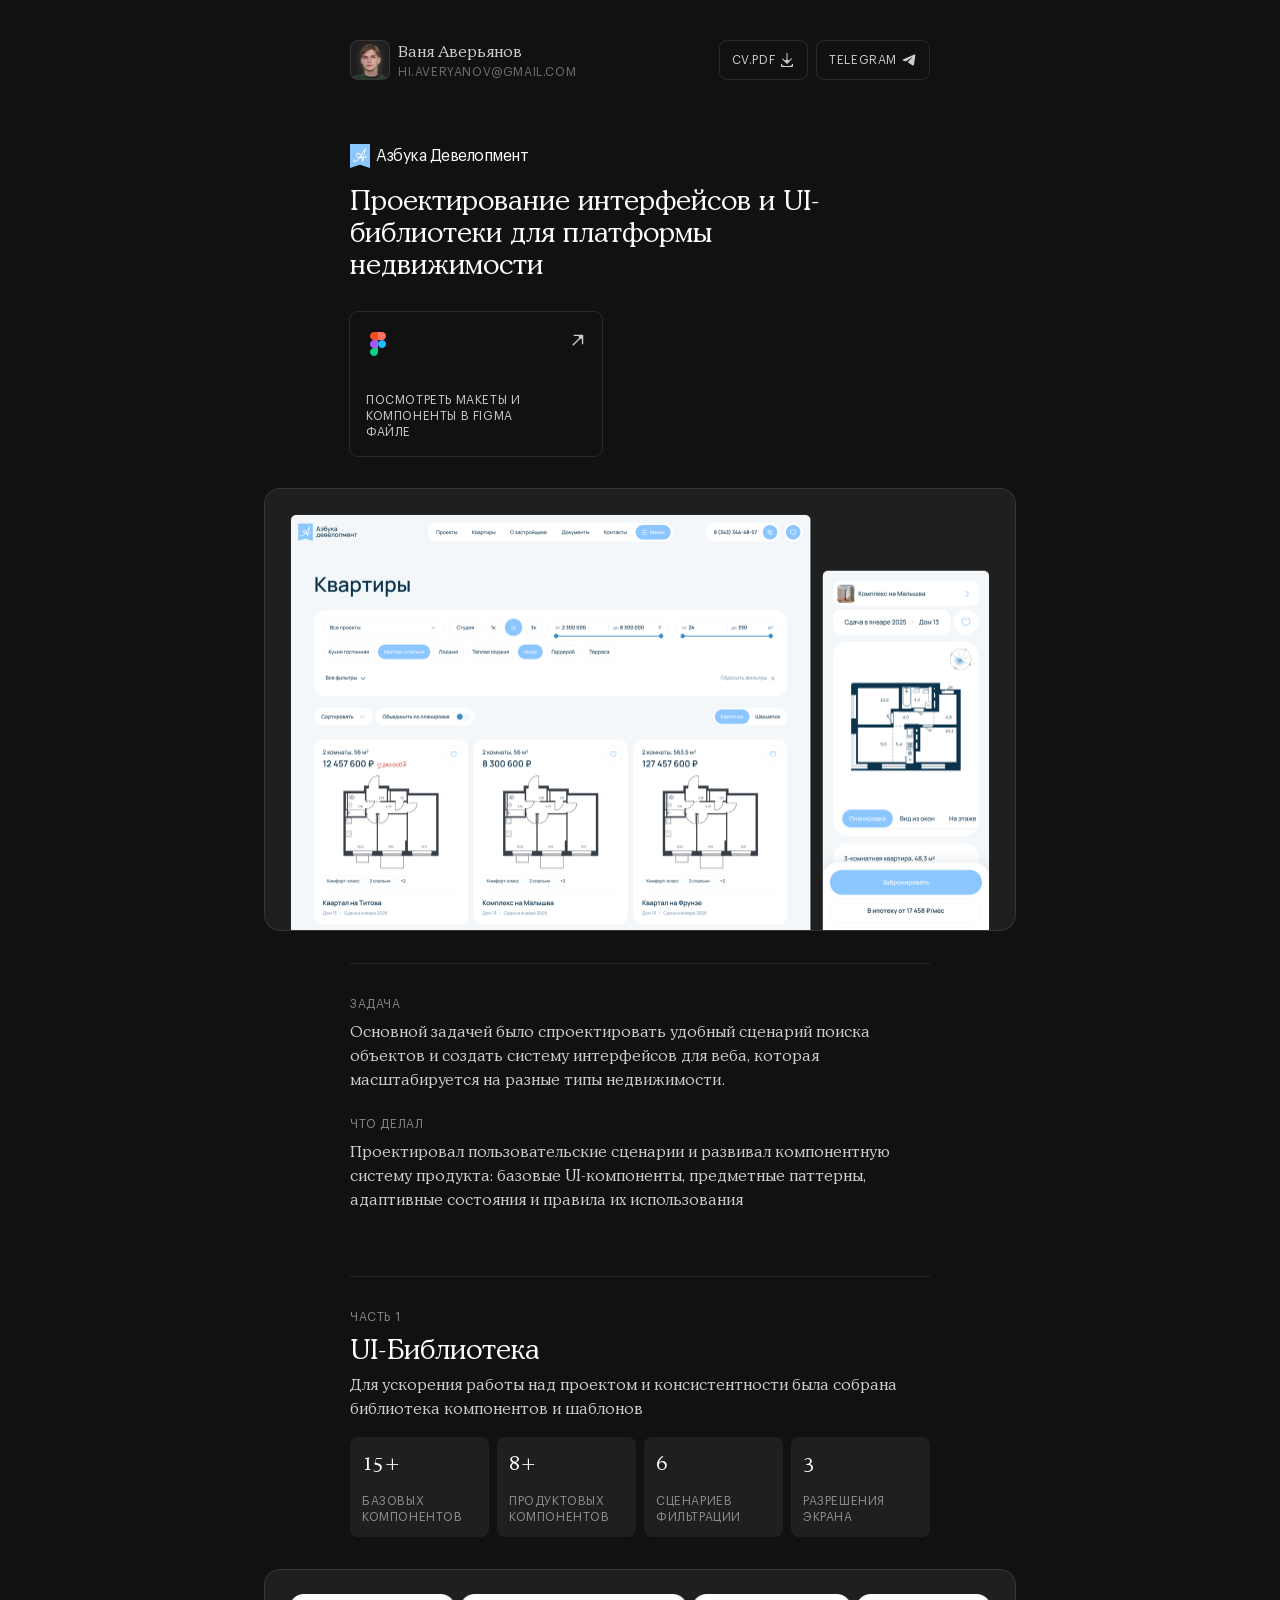
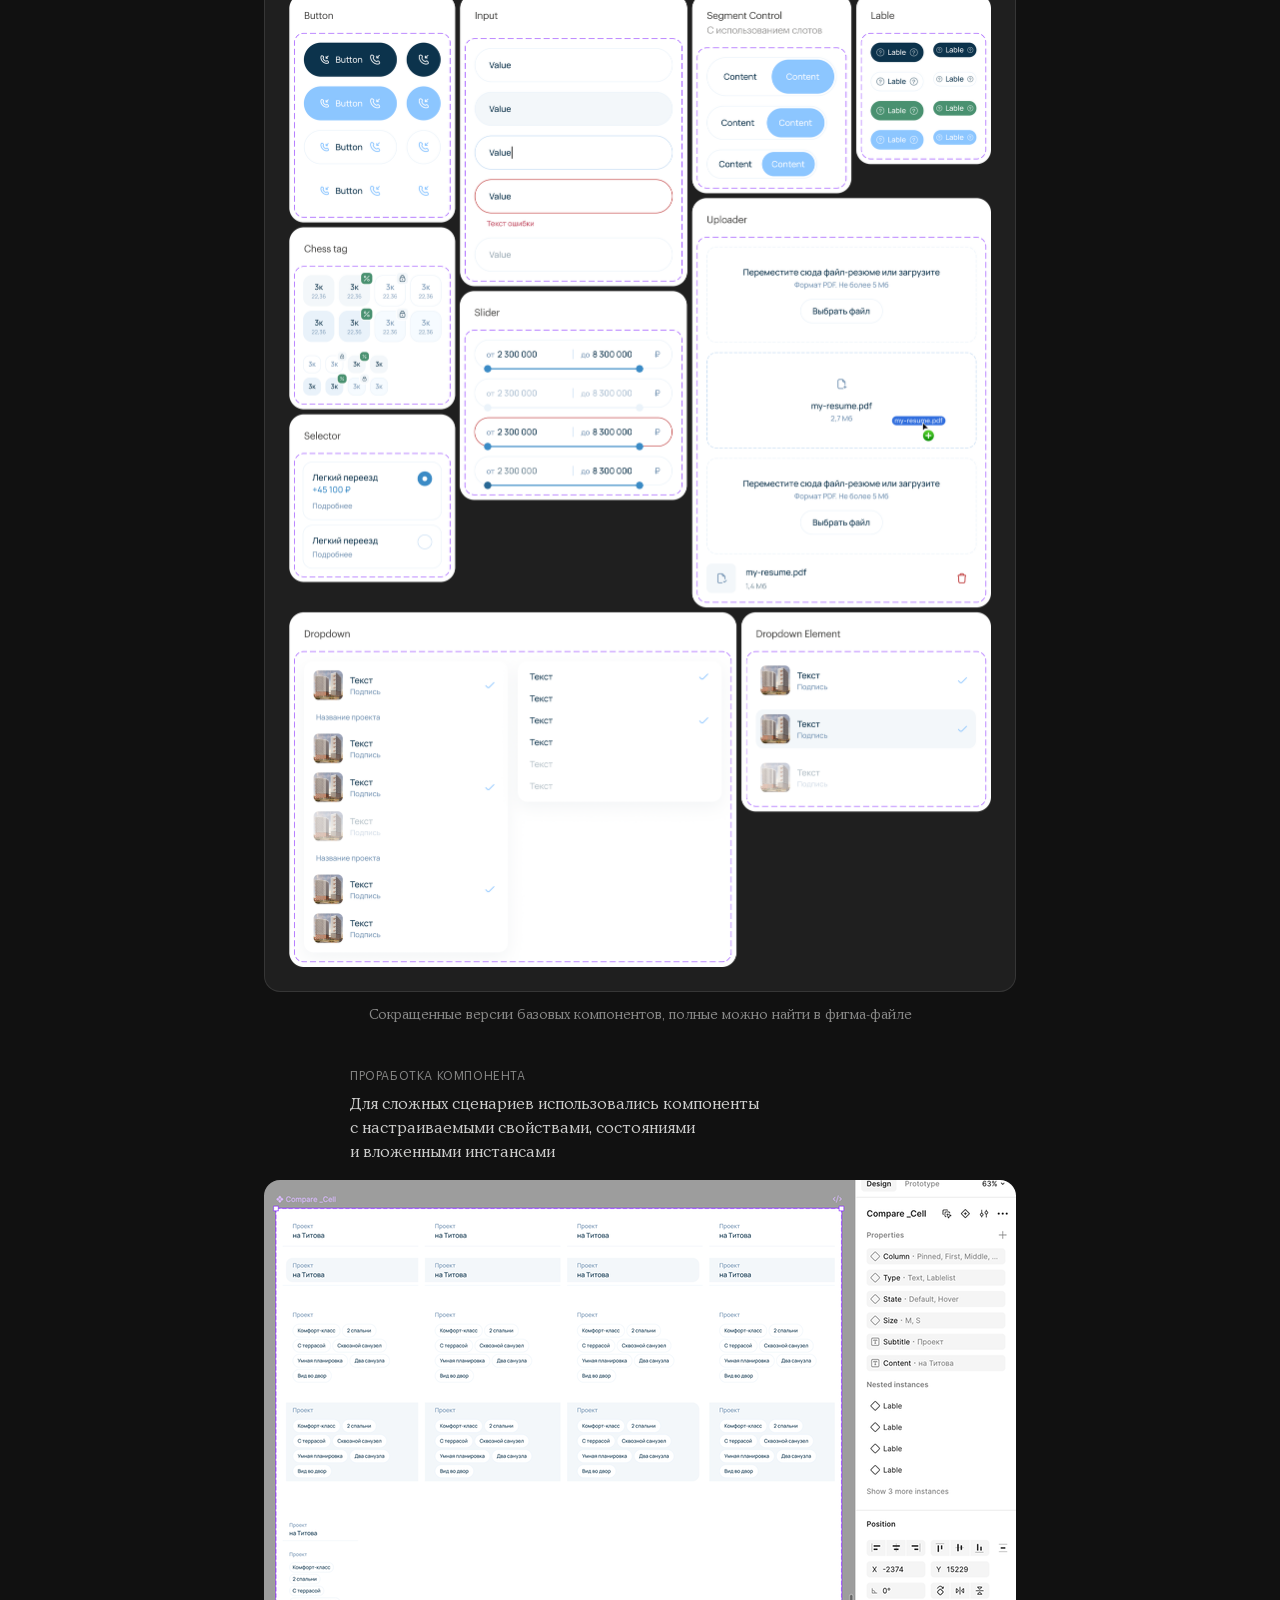
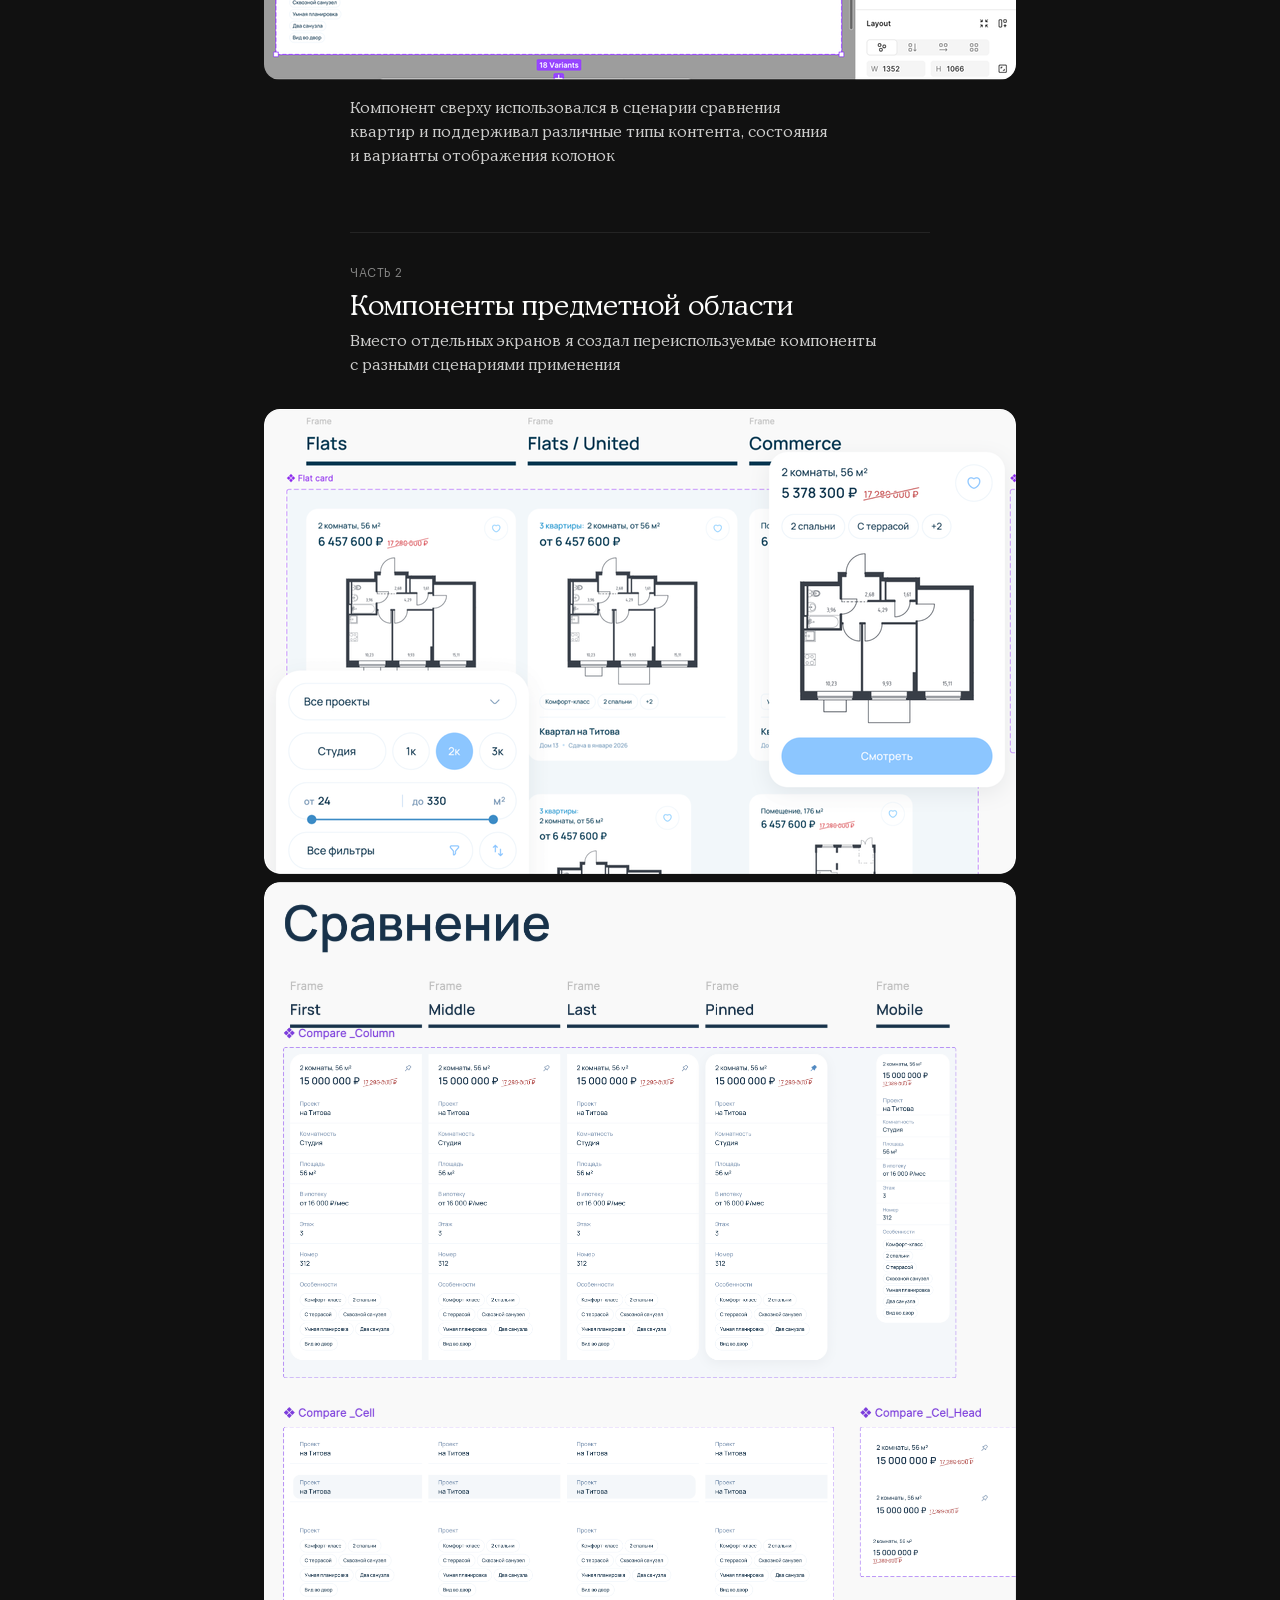
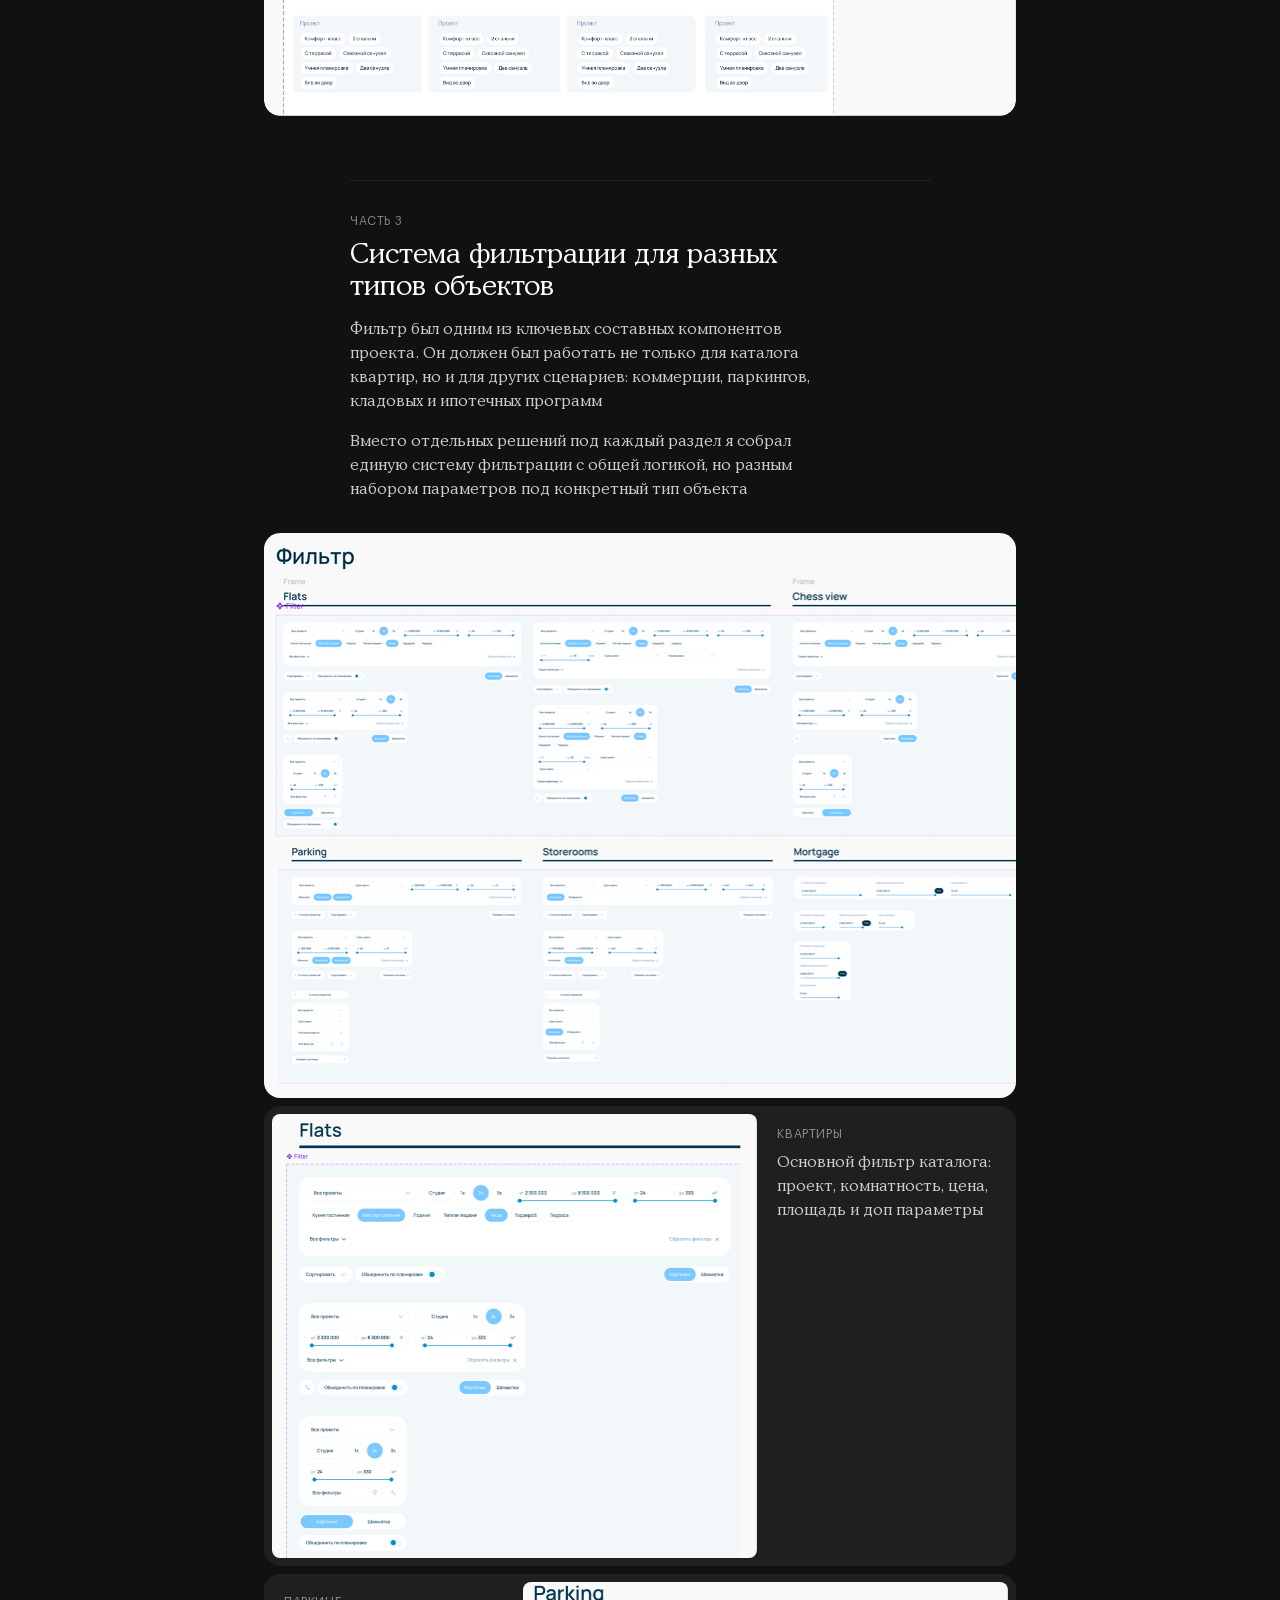
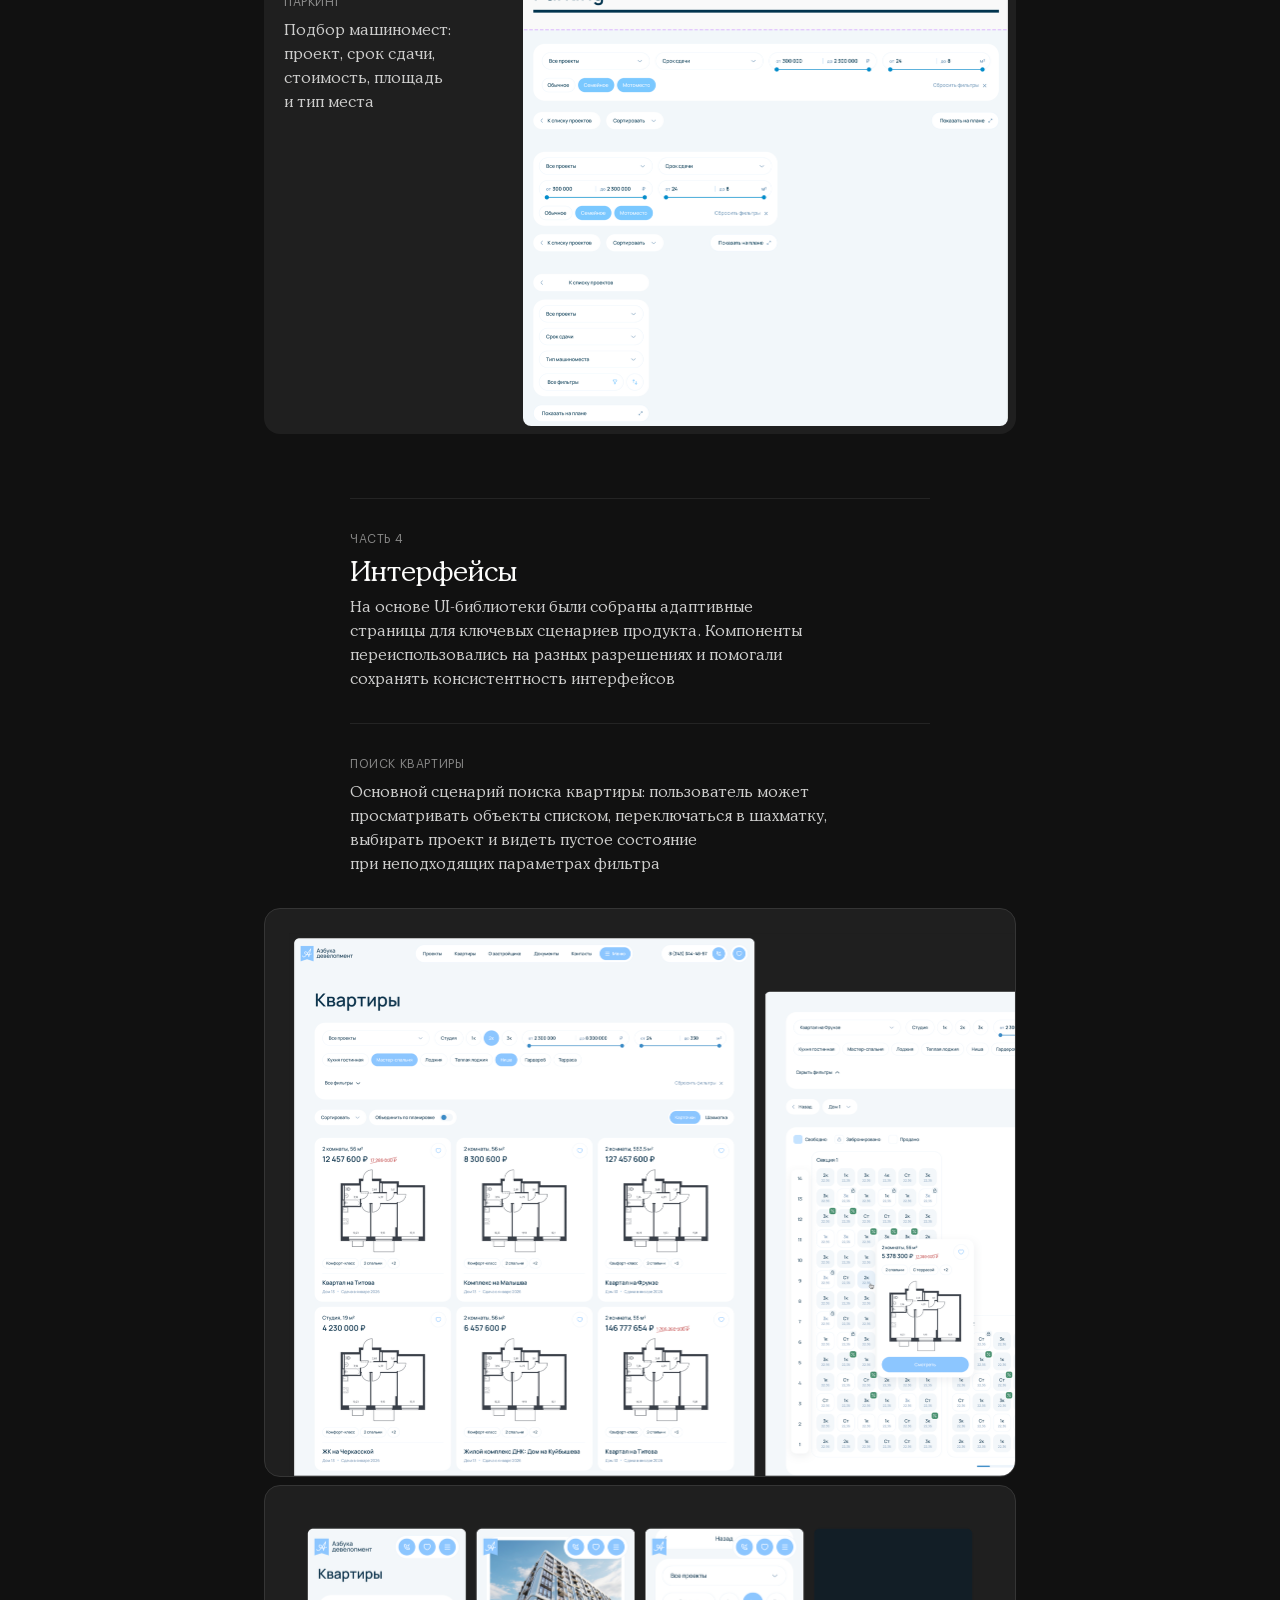
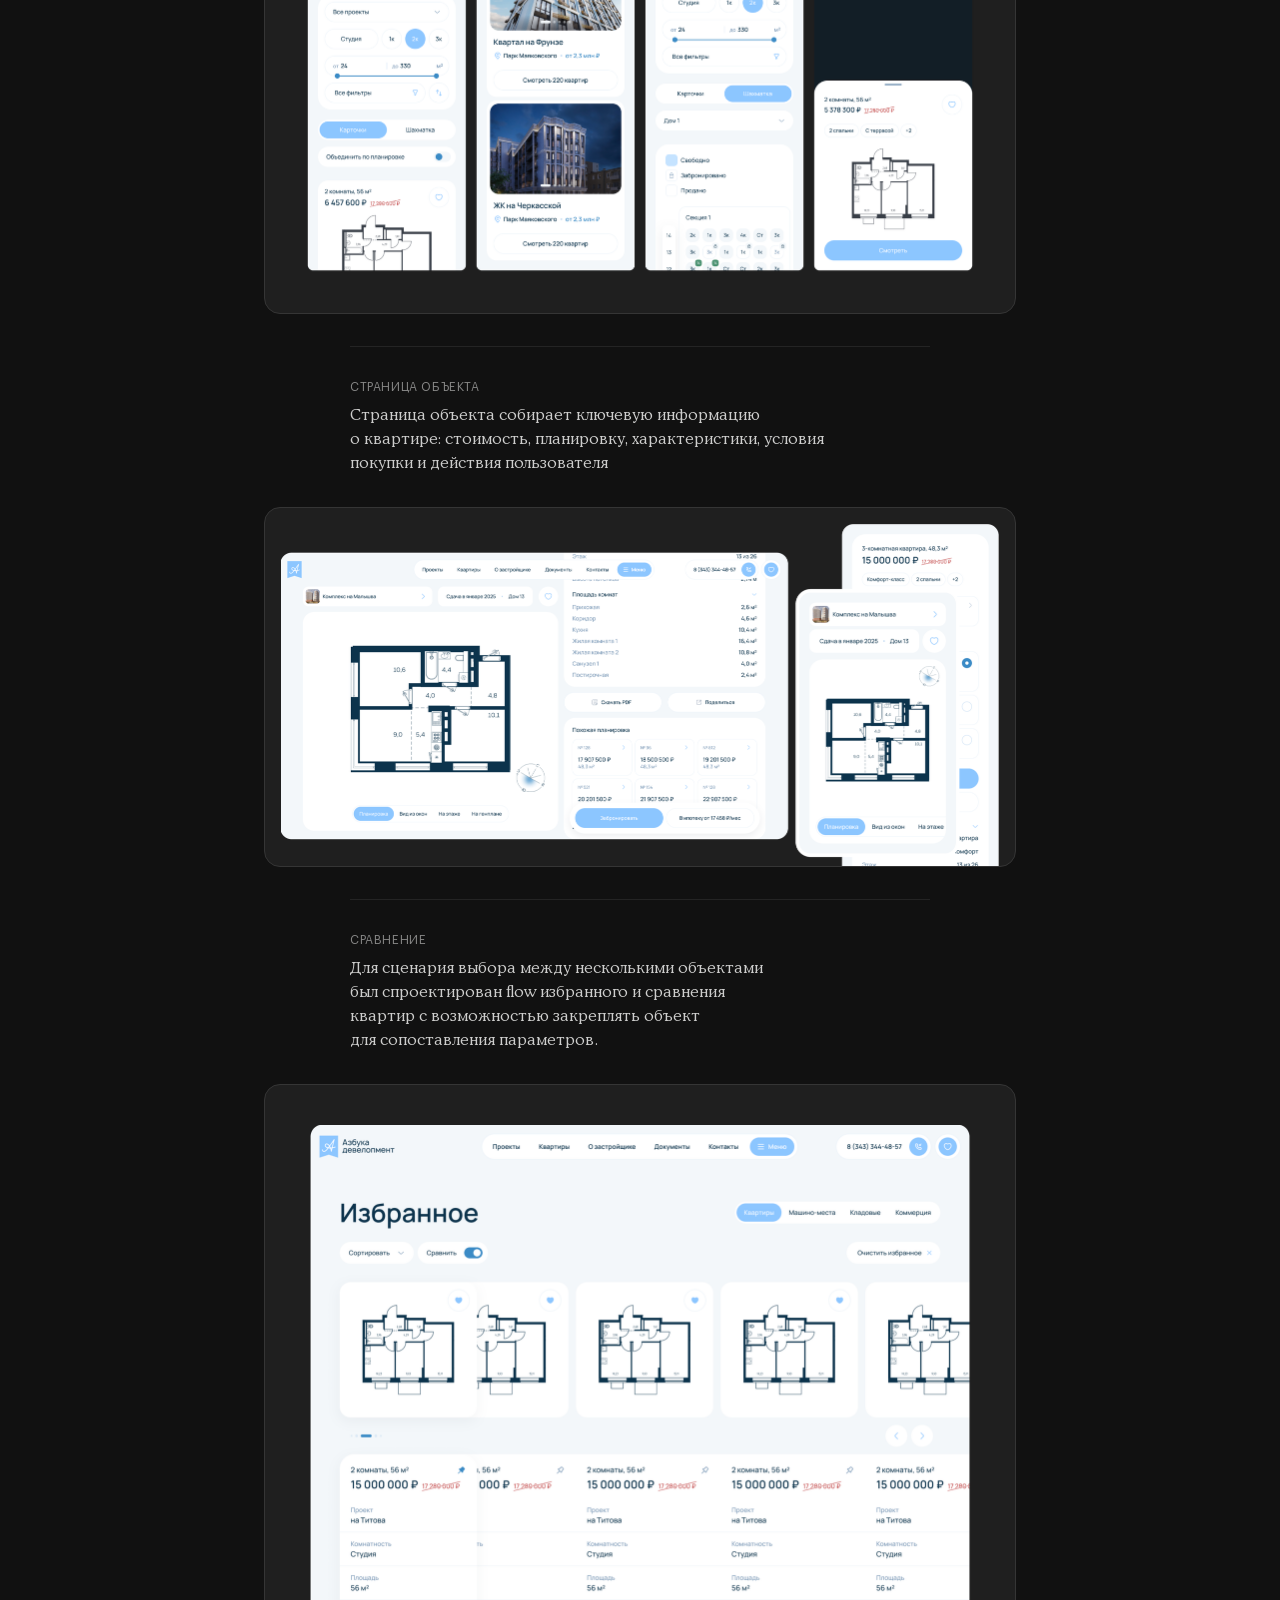
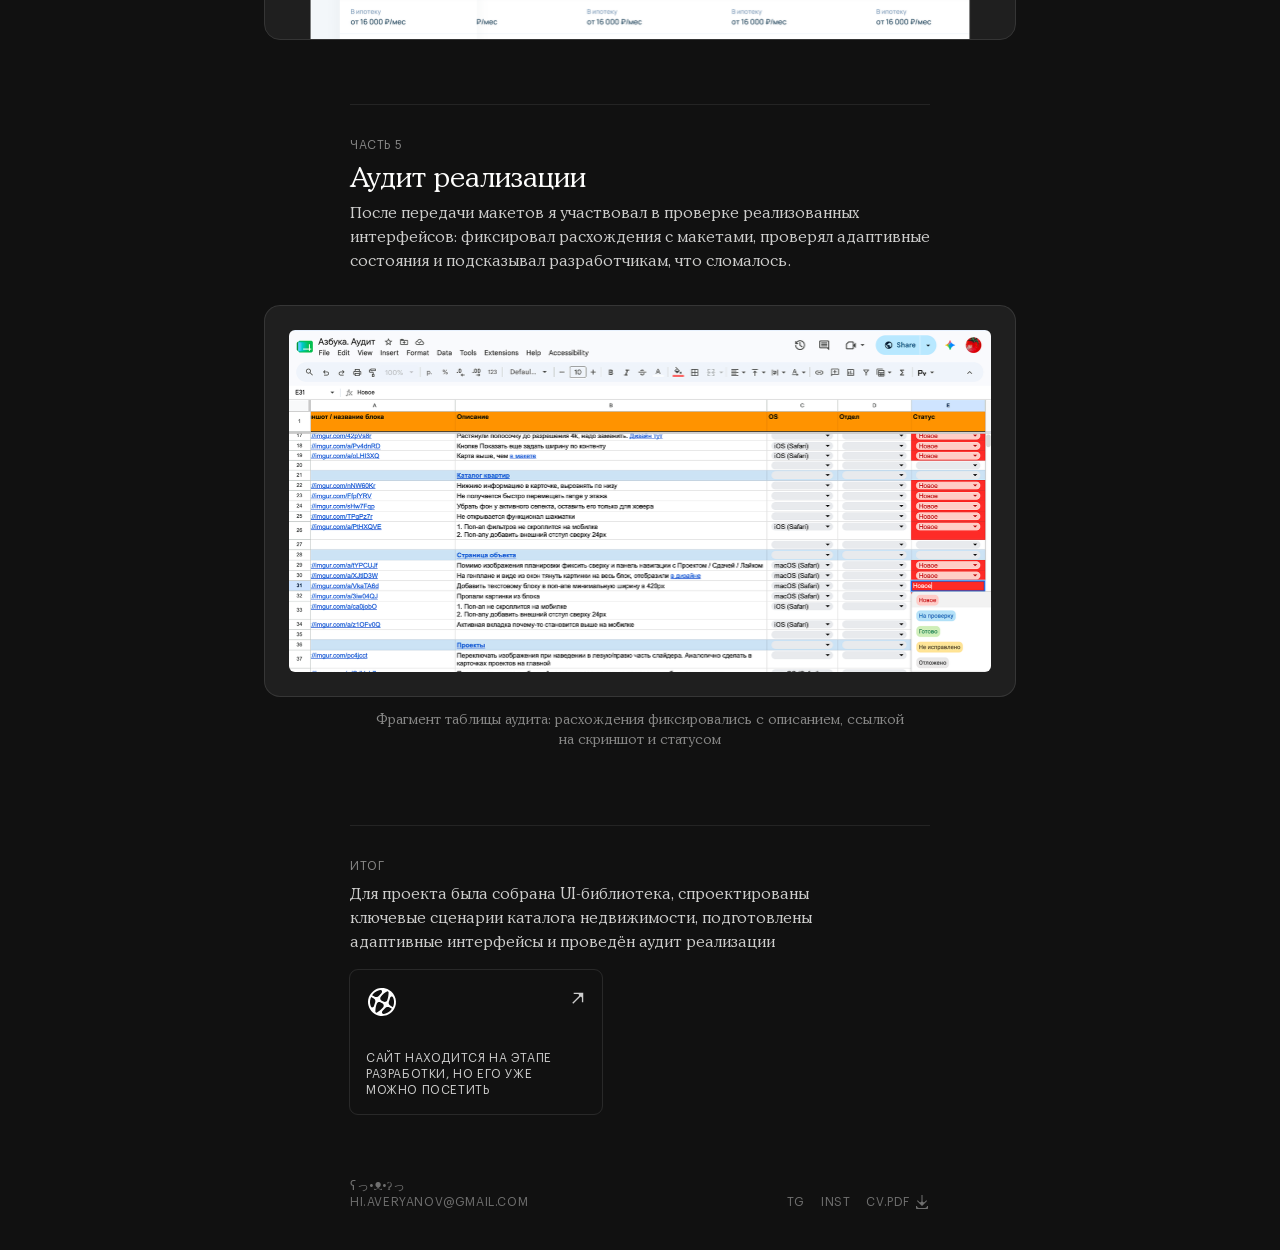
<file: cases/azbuka/index.html>
<!DOCTYPE html><html lang="ru" class="cooper_58fcd013-module__x8KY3G__variable graphik_f991fe57-module__UIiCQq__variable h-full antialiased"><head><meta charSet="utf-8"/><meta name="viewport" content="width=device-width, initial-scale=1"/><link rel="preload" href="/_next/static/media/CooperLtBTW08_Regular-s.p.2nzx8zg794ucj.woff2" as="font" crossorigin="" type="font/woff2"/><link rel="preload" href="/_next/static/media/GraphikLCGRegular-s.p.0sj5ivc41w31j.ttf" as="font" crossorigin="" type="font/ttf"/><link rel="preload" as="image" imageSrcSet="/assets/cases/azbuka/hero-preview-750w.webp 20w, /assets/cases/azbuka/hero-preview-750w.webp 22w, /assets/cases/azbuka/hero-preview-750w.webp 40w, /assets/cases/azbuka/hero-preview-750w.webp 44w, /assets/cases/azbuka/hero-preview-750w.webp 81w, /assets/cases/azbuka/hero-preview-750w.webp 97w, /assets/cases/azbuka/hero-preview-750w.webp 162w, /assets/cases/azbuka/hero-preview-750w.webp 188w, /assets/cases/azbuka/hero-preview-750w.webp 193w, /assets/cases/azbuka/hero-preview-750w.webp 201w, /assets/cases/azbuka/hero-preview-750w.webp 202w, /assets/cases/azbuka/hero-preview-750w.webp 280w, /assets/cases/azbuka/hero-preview-750w.webp 286w, /assets/cases/azbuka/hero-preview-750w.webp 290w, /assets/cases/azbuka/hero-preview-750w.webp 291w, /assets/cases/azbuka/hero-preview-750w.webp 292w, /assets/cases/azbuka/hero-preview-750w.webp 303w, /assets/cases/azbuka/hero-preview-750w.webp 318w, /assets/cases/azbuka/hero-preview-750w.webp 319w, /assets/cases/azbuka/hero-preview-750w.webp 320w, /assets/cases/azbuka/hero-preview-750w.webp 376w, /assets/cases/azbuka/hero-preview-750w.webp 400w, /assets/cases/azbuka/hero-preview-750w.webp 480w, /assets/cases/azbuka/hero-preview-750w.webp 560w, /assets/cases/azbuka/hero-preview-750w.webp 580w, /assets/cases/azbuka/hero-preview-750w.webp 606w, /assets/cases/azbuka/hero-preview-750w.webp 636w, /assets/cases/azbuka/hero-preview-750w.webp 669w, /assets/cases/azbuka/hero-preview-750w.webp 671w, /assets/cases/azbuka/hero-preview.webp 752w, /assets/cases/azbuka/hero-preview.webp 828w, /assets/cases/azbuka/hero-preview.webp 960w, /assets/cases/azbuka/hero-preview.webp 1080w, /assets/cases/azbuka/hero-preview.webp 1160w, /assets/cases/azbuka/hero-preview.webp 1183w, /assets/cases/azbuka/hero-preview.webp 1280w, /assets/cases/azbuka/hero-preview.webp 1345w, /assets/cases/azbuka/hero-preview.webp 1368w, /assets/cases/azbuka/hero-preview.webp 1504w, /assets/cases/azbuka/hero-preview.webp 1648w, /assets/cases/azbuka/hero-preview.webp 1881w, /assets/cases/azbuka/hero-preview.webp 1882w, /assets/cases/azbuka/hero-preview.webp 2310w, /assets/cases/azbuka/hero-preview.webp 2736w" imageSizes="(max-width: 480px) calc(100vw - 34px), (max-width: 832px) calc(100vw - 82px), 750px"/><link rel="stylesheet" href="/_next/static/chunks/1ccbtvw0-_c5s.css" data-precedence="next"/><link rel="stylesheet" href="/_next/static/chunks/1a7v-24jv7bfh.css" data-precedence="next"/><link rel="stylesheet" href="/_next/static/chunks/3zdku9s0jrout.css" data-precedence="next"/><link rel="preload" as="script" fetchPriority="low" href="/_next/static/chunks/3s6nzrbk-8mnv.js"/><script src="/_next/static/chunks/19mx3mg6lkumu.js" async=""></script><script src="/_next/static/chunks/3g4px251sg85e.js" async=""></script><script src="/_next/static/chunks/0erpg4rnzkm4w.js" async=""></script><script src="/_next/static/chunks/turbopack-0m5s035vskmwf.js" async=""></script><script src="/_next/static/chunks/3fntmmi971322.js" async=""></script><script src="/_next/static/chunks/18ng3enut3mlf.js" async=""></script><title>Азбука Девелопмент</title><meta name="description" content="Проектирование интерфейсов и UI-библиотеки для платформы недвижимости"/><link rel="canonical" href="https://averyanov-v.ru/cases/azbuka/"/><meta property="og:title" content="Азбука Девелопмент"/><meta property="og:description" content="Проектирование интерфейсов и UI-библиотеки для платформы недвижимости"/><meta property="og:url" content="https://averyanov-v.ru/cases/azbuka/"/><meta property="og:image" content="https://averyanov-v.ru/opengraph-image.png"/><meta property="og:image:width" content="1200"/><meta property="og:image:height" content="630"/><meta property="og:image:alt" content="Ваня Аверьянов"/><meta property="og:type" content="website"/><meta name="twitter:card" content="summary_large_image"/><meta name="twitter:title" content="Азбука Девелопмент"/><meta name="twitter:description" content="Проектирование интерфейсов и UI-библиотеки для платформы недвижимости"/><meta name="twitter:image" content="https://averyanov-v.ru/opengraph-image.png"/><meta name="twitter:image:alt" content="Ваня Аверьянов"/><meta name="twitter:image:width" content="1200"/><meta name="twitter:image:height" content="630"/><link rel="icon" href="/favicon.ico?favicon.2wu22f5kf-8bo.ico" sizes="48x48" type="image/x-icon"/><link rel="icon" href="/icon.png?icon.3e0ca2q-l7sp_.png" sizes="48x48" type="image/png"/><link rel="apple-touch-icon" href="/apple-icon.png?apple-icon.11e8xj4hmht80.png" sizes="180x180" type="image/png"/><meta name="next-size-adjust" content=""/><script src="/_next/static/chunks/0cz1d0mv5g_q7.js" noModule=""></script></head><body class="min-h-full flex flex-col"><div hidden=""><!--$--><!--/$--></div><main lang="ru" class="case-module__58v7Va__page"><div class="case-module__58v7Va__content"><header class="intro-module__JZ17yW__header " data-variant="case" data-case-header=""><div class="intro-module__JZ17yW__caseIdentity"><a class="intro-module__JZ17yW__caseAvatar" aria-label="На главную" href="/"><div class="intro-module__JZ17yW__casePortraitLayer intro-module__JZ17yW__casePortraitBlur"><div class="intro-module__JZ17yW__casePortraitCrop"><img alt="" loading="lazy" width="162" height="241" decoding="async" data-nimg="1" class="intro-module__JZ17yW__portraitImage" style="color:transparent" sizes="81px" srcSet="/assets/navigation/avatar-81w.webp 20w, /assets/navigation/avatar-81w.webp 22w, /assets/navigation/avatar-81w.webp 40w, /assets/navigation/avatar-81w.webp 44w, /assets/navigation/avatar-81w.webp 81w, /assets/navigation/avatar.webp 97w, /assets/navigation/avatar.webp 162w, /assets/navigation/avatar.webp 188w, /assets/navigation/avatar.webp 193w, /assets/navigation/avatar.webp 201w, /assets/navigation/avatar.webp 202w, /assets/navigation/avatar.webp 280w, /assets/navigation/avatar.webp 286w, /assets/navigation/avatar.webp 290w, /assets/navigation/avatar.webp 291w, /assets/navigation/avatar.webp 292w, /assets/navigation/avatar.webp 303w, /assets/navigation/avatar.webp 318w, /assets/navigation/avatar.webp 319w, /assets/navigation/avatar.webp 320w, /assets/navigation/avatar.webp 376w, /assets/navigation/avatar.webp 400w, /assets/navigation/avatar.webp 480w, /assets/navigation/avatar.webp 560w, /assets/navigation/avatar.webp 580w, /assets/navigation/avatar.webp 606w, /assets/navigation/avatar.webp 636w, /assets/navigation/avatar.webp 669w, /assets/navigation/avatar.webp 671w, /assets/navigation/avatar.webp 752w, /assets/navigation/avatar.webp 828w, /assets/navigation/avatar.webp 960w, /assets/navigation/avatar.webp 1080w, /assets/navigation/avatar.webp 1160w, /assets/navigation/avatar.webp 1183w, /assets/navigation/avatar.webp 1280w, /assets/navigation/avatar.webp 1345w, /assets/navigation/avatar.webp 1368w, /assets/navigation/avatar.webp 1504w, /assets/navigation/avatar.webp 1648w, /assets/navigation/avatar.webp 1881w, /assets/navigation/avatar.webp 1882w, /assets/navigation/avatar.webp 2310w, /assets/navigation/avatar.webp 2736w" src="/assets/navigation/avatar.webp"/></div></div><div class="intro-module__JZ17yW__casePortraitLayer "><div class="intro-module__JZ17yW__casePortraitCrop"><img alt="" loading="lazy" width="162" height="241" decoding="async" data-nimg="1" class="intro-module__JZ17yW__portraitImage" style="color:transparent" sizes="81px" srcSet="/assets/navigation/avatar-81w.webp 20w, /assets/navigation/avatar-81w.webp 22w, /assets/navigation/avatar-81w.webp 40w, /assets/navigation/avatar-81w.webp 44w, /assets/navigation/avatar-81w.webp 81w, /assets/navigation/avatar.webp 97w, /assets/navigation/avatar.webp 162w, /assets/navigation/avatar.webp 188w, /assets/navigation/avatar.webp 193w, /assets/navigation/avatar.webp 201w, /assets/navigation/avatar.webp 202w, /assets/navigation/avatar.webp 280w, /assets/navigation/avatar.webp 286w, /assets/navigation/avatar.webp 290w, /assets/navigation/avatar.webp 291w, /assets/navigation/avatar.webp 292w, /assets/navigation/avatar.webp 303w, /assets/navigation/avatar.webp 318w, /assets/navigation/avatar.webp 319w, /assets/navigation/avatar.webp 320w, /assets/navigation/avatar.webp 376w, /assets/navigation/avatar.webp 400w, /assets/navigation/avatar.webp 480w, /assets/navigation/avatar.webp 560w, /assets/navigation/avatar.webp 580w, /assets/navigation/avatar.webp 606w, /assets/navigation/avatar.webp 636w, /assets/navigation/avatar.webp 669w, /assets/navigation/avatar.webp 671w, /assets/navigation/avatar.webp 752w, /assets/navigation/avatar.webp 828w, /assets/navigation/avatar.webp 960w, /assets/navigation/avatar.webp 1080w, /assets/navigation/avatar.webp 1160w, /assets/navigation/avatar.webp 1183w, /assets/navigation/avatar.webp 1280w, /assets/navigation/avatar.webp 1345w, /assets/navigation/avatar.webp 1368w, /assets/navigation/avatar.webp 1504w, /assets/navigation/avatar.webp 1648w, /assets/navigation/avatar.webp 1881w, /assets/navigation/avatar.webp 1882w, /assets/navigation/avatar.webp 2310w, /assets/navigation/avatar.webp 2736w" src="/assets/navigation/avatar.webp"/></div><div class="intro-module__JZ17yW__casePortraitFade"></div></div></a><div class="intro-module__JZ17yW__identity"><p class="typography-module__DMDTha__body16 intro-module__JZ17yW__name">Ваня Аверьянов</p><a class="typography-module__DMDTha__caption12 intro-module__JZ17yW__email plain-link-module__WH550W__plainLink" href="mailto:hi.averyanov@gmail.com"><span>hi.averyanov@gmail.com</span></a></div></div><nav class="intro-module__JZ17yW__links" aria-label="Резюме и Telegram"><a class="typography-module__DMDTha__caption12 intro-module__JZ17yW__link animated-border-module__HMnmPG__host" href="https://drive.google.com/file/d/1afVxVpmGOnT8p98lqoi6nSv0_E0S9SoU/preview" target="_blank" rel="noopener noreferrer"><span class="animated-border-module__HMnmPG__overlay animated-border-module__HMnmPG__compact" aria-hidden="true"></span><span class="intro-module__JZ17yW__linkLabel">CV.Pdf</span><img alt="" aria-hidden="true" loading="lazy" width="16" height="16" decoding="async" data-nimg="1" style="color:transparent" srcSet="/assets/intro/cv-icon.svg 1x, /assets/intro/cv-icon.svg 2x" src="/assets/intro/cv-icon.svg"/></a><a class="typography-module__DMDTha__caption12 intro-module__JZ17yW__link animated-border-module__HMnmPG__host" href="https://t.me/tomat_v" target="_blank" rel="noopener noreferrer"><span class="animated-border-module__HMnmPG__overlay animated-border-module__HMnmPG__compact" aria-hidden="true"></span><span class="intro-module__JZ17yW__linkLabel">Telegram</span><img alt="" aria-hidden="true" loading="lazy" width="16" height="16" decoding="async" data-nimg="1" style="color:transparent" srcSet="/assets/intro/telegram-icon.svg 1x, /assets/intro/telegram-icon.svg 2x" src="/assets/intro/telegram-icon.svg"/></a></nav></header><div class="page-module__RM4_la__hero"><div class="page-module__RM4_la__heroText"><div class="page-module__RM4_la__brand"><span class="page-module__RM4_la__logo" aria-hidden="true"><img alt="" loading="lazy" width="20" height="24" decoding="async" data-nimg="1" style="color:transparent" srcSet="/assets/projects/azbuka-logo-background.svg 1x, /assets/projects/azbuka-logo-background.svg 2x" src="/assets/projects/azbuka-logo-background.svg"/><img alt="" loading="lazy" width="14.5737" height="13.6902" decoding="async" data-nimg="1" class="page-module__RM4_la__logoMark" style="color:transparent" srcSet="/assets/projects/azbuka-logo-mark.svg 1x, /assets/projects/azbuka-logo-mark.svg 2x" src="/assets/projects/azbuka-logo-mark.svg"/></span><p class="projects-module__PDyoba__graphikTitle">Азбука Девелопмент</p></div><h1 class="typography-module__DMDTha__h2 page-module__RM4_la__title">Проектирование интерфейсов и UI-библиотеки для платформы недвижимости</h1></div><a class="case-module__58v7Va__cta  animated-border-module__HMnmPG__host" href="https://www.figma.com/design/4xXkajCAhCD7zgrGkffJyV/%D0%90%D0%B7%D0%B1%D1%83%D0%BA%D0%B0-%D0%94%D0%B5%D0%B2%D0%B5%D0%BB%D0%BE%D0%BF%D0%BC%D0%B5%D0%BD%D1%82----UI-Kit?node-id=0-1&amp;t=uC3v7CypVwphJi87-1" target="_blank" rel="noopener noreferrer"><span class="animated-border-module__HMnmPG__overlay animated-border-module__HMnmPG__large" aria-hidden="true"></span><span class="case-module__58v7Va__ctaContent"><span class="case-module__58v7Va__ctaIcon case-module__58v7Va__figmaIcon"><img alt="" aria-hidden="true" loading="lazy" width="16" height="24" decoding="async" data-nimg="1" style="color:transparent" srcSet="/assets/cases/azbuka/figma.svg 1x, /assets/cases/azbuka/figma.svg 2x" src="/assets/cases/azbuka/figma.svg"/></span><span class="typography-module__DMDTha__caption12 case-module__58v7Va__ctaText">Посмотреть макеты и <br/>компоненты в figma <br/>файле</span></span><img alt="" aria-hidden="true" loading="lazy" width="24" height="24" decoding="async" data-nimg="1" style="color:transparent" srcSet="/assets/cases/azbuka/arrow.svg 1x, /assets/cases/azbuka/arrow.svg 2x" src="/assets/cases/azbuka/arrow.svg"/></a><figure class="case-module__58v7Va__media"><div class="case-module__58v7Va__mediaFrame case-module__58v7Va__subtle case-module__58v7Va__soft " style="padding:0;border-radius:16px"><div class="case-module__58v7Va__imageSlot" style="aspect-ratio:1.7;border-radius:0"><img alt="Каталог квартир и карточка объекта Азбуки Девелопмент" loading="eager" decoding="async" data-nimg="fill" class="case-module__58v7Va__image" style="position:absolute;height:100%;width:100%;left:0;top:0;right:0;bottom:0;color:transparent" sizes="(max-width: 480px) calc(100vw - 34px), (max-width: 832px) calc(100vw - 82px), 750px" srcSet="/assets/cases/azbuka/hero-preview-750w.webp 20w, /assets/cases/azbuka/hero-preview-750w.webp 22w, /assets/cases/azbuka/hero-preview-750w.webp 40w, /assets/cases/azbuka/hero-preview-750w.webp 44w, /assets/cases/azbuka/hero-preview-750w.webp 81w, /assets/cases/azbuka/hero-preview-750w.webp 97w, /assets/cases/azbuka/hero-preview-750w.webp 162w, /assets/cases/azbuka/hero-preview-750w.webp 188w, /assets/cases/azbuka/hero-preview-750w.webp 193w, /assets/cases/azbuka/hero-preview-750w.webp 201w, /assets/cases/azbuka/hero-preview-750w.webp 202w, /assets/cases/azbuka/hero-preview-750w.webp 280w, /assets/cases/azbuka/hero-preview-750w.webp 286w, /assets/cases/azbuka/hero-preview-750w.webp 290w, /assets/cases/azbuka/hero-preview-750w.webp 291w, /assets/cases/azbuka/hero-preview-750w.webp 292w, /assets/cases/azbuka/hero-preview-750w.webp 303w, /assets/cases/azbuka/hero-preview-750w.webp 318w, /assets/cases/azbuka/hero-preview-750w.webp 319w, /assets/cases/azbuka/hero-preview-750w.webp 320w, /assets/cases/azbuka/hero-preview-750w.webp 376w, /assets/cases/azbuka/hero-preview-750w.webp 400w, /assets/cases/azbuka/hero-preview-750w.webp 480w, /assets/cases/azbuka/hero-preview-750w.webp 560w, /assets/cases/azbuka/hero-preview-750w.webp 580w, /assets/cases/azbuka/hero-preview-750w.webp 606w, /assets/cases/azbuka/hero-preview-750w.webp 636w, /assets/cases/azbuka/hero-preview-750w.webp 669w, /assets/cases/azbuka/hero-preview-750w.webp 671w, /assets/cases/azbuka/hero-preview.webp 752w, /assets/cases/azbuka/hero-preview.webp 828w, /assets/cases/azbuka/hero-preview.webp 960w, /assets/cases/azbuka/hero-preview.webp 1080w, /assets/cases/azbuka/hero-preview.webp 1160w, /assets/cases/azbuka/hero-preview.webp 1183w, /assets/cases/azbuka/hero-preview.webp 1280w, /assets/cases/azbuka/hero-preview.webp 1345w, /assets/cases/azbuka/hero-preview.webp 1368w, /assets/cases/azbuka/hero-preview.webp 1504w, /assets/cases/azbuka/hero-preview.webp 1648w, /assets/cases/azbuka/hero-preview.webp 1881w, /assets/cases/azbuka/hero-preview.webp 1882w, /assets/cases/azbuka/hero-preview.webp 2310w, /assets/cases/azbuka/hero-preview.webp 2736w" src="/assets/cases/azbuka/hero-preview.webp"/></div></div></figure><div class="page-module__RM4_la__roles"><section id="task" aria-labelledby="task-heading" class="case-module__58v7Va__section  "><div class="case-module__58v7Va__introduction"><div class="case-module__58v7Va__sectionText "><div class="case-module__58v7Va__headingGroup"><h3 id="task-heading" class="typography-module__DMDTha__caption12 case-module__58v7Va__label">Задача</h3></div><div class="typography-module__DMDTha__body16 case-module__58v7Va__prose case-module__58v7Va__wideProse"><p>Основной задачей было спроектировать удобный сценарий поиска объектов и создать систему интерфейсов для веба, которая масштабируется на разные типы недвижимости.</p></div></div></div></section><section id="role" aria-labelledby="role-heading" class="case-module__58v7Va__section  "><div class="case-module__58v7Va__introduction"><div class="case-module__58v7Va__sectionText "><div class="case-module__58v7Va__headingGroup"><h3 id="role-heading" class="typography-module__DMDTha__caption12 case-module__58v7Va__label">Что делал</h3></div><div class="typography-module__DMDTha__body16 case-module__58v7Va__prose case-module__58v7Va__wideProse"><p>Проектировал пользовательские сценарии и развивал компонентную систему продукта: базовые UI-компоненты, предметные паттерны, адаптивные состояния и правила их использования</p></div></div></div></section></div></div><section id="ui-library" aria-labelledby="ui-library-heading" class="case-module__58v7Va__section case-module__58v7Va__divider "><div class="case-module__58v7Va__introduction"><div class="case-module__58v7Va__sectionText "><div class="case-module__58v7Va__headingGroup"><p class="typography-module__DMDTha__caption12 case-module__58v7Va__label">Часть 1</p><h2 id="ui-library-heading" class="typography-module__DMDTha__h2 case-module__58v7Va__heading">UI-Библиотека</h2></div><div class="typography-module__DMDTha__body16 case-module__58v7Va__prose case-module__58v7Va__wideProse"><p>Для ускорения работы над проектом и консистентности была собрана библиотека компонентов и шаблонов</p></div></div><dl class="page-module__RM4_la__metrics"><div class="page-module__RM4_la__metric"><dt class="typography-module__DMDTha__metricValue">15+</dt><dd class="typography-module__DMDTha__caption12 page-module__RM4_la__metricLabel"><span>базовых</span><span><br/>компонентов</span></dd></div><div class="page-module__RM4_la__metric"><dt class="typography-module__DMDTha__metricValue">8+</dt><dd class="typography-module__DMDTha__caption12 page-module__RM4_la__metricLabel"><span>продуктовых компонентов</span></dd></div><div class="page-module__RM4_la__metric"><dt class="typography-module__DMDTha__metricValue">6</dt><dd class="typography-module__DMDTha__caption12 page-module__RM4_la__metricLabel"><span>сценариев</span><span><br/>фильтрации</span></dd></div><div class="page-module__RM4_la__metric"><dt class="typography-module__DMDTha__metricValue">3</dt><dd class="typography-module__DMDTha__caption12 page-module__RM4_la__metricLabel"><span>Разрешения</span><span><br/>экрана</span></dd></div></dl></div><figure class="case-module__58v7Va__media"><div class="case-module__58v7Va__mediaFrame case-module__58v7Va__subtle case-module__58v7Va__dark " style="padding:24px;border-radius:16px"><div class="case-module__58v7Va__imageSlot" style="aspect-ratio:0.7212858926342073;border-radius:0"><img alt="Базовые компоненты UI-библиотеки" loading="lazy" decoding="async" data-nimg="fill" class="case-module__58v7Va__image" style="position:absolute;height:100%;width:100%;left:0;top:0;right:0;bottom:0;color:transparent" sizes="(max-width: 480px) calc(100vw - 82px), (max-width: 832px) calc(100vw - 130px), 702px" srcSet="/assets/cases/azbuka/ui-library-703w.webp 20w, /assets/cases/azbuka/ui-library-703w.webp 22w, /assets/cases/azbuka/ui-library-703w.webp 40w, /assets/cases/azbuka/ui-library-703w.webp 44w, /assets/cases/azbuka/ui-library-703w.webp 81w, /assets/cases/azbuka/ui-library-703w.webp 97w, /assets/cases/azbuka/ui-library-703w.webp 162w, /assets/cases/azbuka/ui-library-703w.webp 188w, /assets/cases/azbuka/ui-library-703w.webp 193w, /assets/cases/azbuka/ui-library-703w.webp 201w, /assets/cases/azbuka/ui-library-703w.webp 202w, /assets/cases/azbuka/ui-library-703w.webp 280w, /assets/cases/azbuka/ui-library-703w.webp 286w, /assets/cases/azbuka/ui-library-703w.webp 290w, /assets/cases/azbuka/ui-library-703w.webp 291w, /assets/cases/azbuka/ui-library-703w.webp 292w, /assets/cases/azbuka/ui-library-703w.webp 303w, /assets/cases/azbuka/ui-library-703w.webp 318w, /assets/cases/azbuka/ui-library-703w.webp 319w, /assets/cases/azbuka/ui-library-703w.webp 320w, /assets/cases/azbuka/ui-library-703w.webp 376w, /assets/cases/azbuka/ui-library-703w.webp 400w, /assets/cases/azbuka/ui-library-703w.webp 480w, /assets/cases/azbuka/ui-library-703w.webp 560w, /assets/cases/azbuka/ui-library-703w.webp 580w, /assets/cases/azbuka/ui-library-703w.webp 606w, /assets/cases/azbuka/ui-library-703w.webp 636w, /assets/cases/azbuka/ui-library-703w.webp 669w, /assets/cases/azbuka/ui-library-703w.webp 671w, /assets/cases/azbuka/ui-library.webp 752w, /assets/cases/azbuka/ui-library.webp 828w, /assets/cases/azbuka/ui-library.webp 960w, /assets/cases/azbuka/ui-library.webp 1080w, /assets/cases/azbuka/ui-library.webp 1160w, /assets/cases/azbuka/ui-library.webp 1183w, /assets/cases/azbuka/ui-library.webp 1280w, /assets/cases/azbuka/ui-library.webp 1345w, /assets/cases/azbuka/ui-library.webp 1368w, /assets/cases/azbuka/ui-library.webp 1504w, /assets/cases/azbuka/ui-library.webp 1648w, /assets/cases/azbuka/ui-library.webp 1881w, /assets/cases/azbuka/ui-library.webp 1882w, /assets/cases/azbuka/ui-library.webp 2310w, /assets/cases/azbuka/ui-library.webp 2736w" src="/assets/cases/azbuka/ui-library.webp"/></div></div><figcaption class="typography-module__DMDTha__mediaCaption case-module__58v7Va__mediaCaption">Сокращенные версии базовых компонентов, полные можно найти в фигма-файле</figcaption></figure><section id="component-detail" aria-labelledby="component-detail-heading" class="case-module__58v7Va__section  case-module__58v7Va__compact"><div class="case-module__58v7Va__introduction"><div class="case-module__58v7Va__sectionText "><div class="case-module__58v7Va__headingGroup"><h3 id="component-detail-heading" class="typography-module__DMDTha__caption12 case-module__58v7Va__label">Проработка компонента</h3></div><div class="typography-module__DMDTha__body16 case-module__58v7Va__prose "><p>Для сложных сценариев использовались компоненты с настраиваемыми свойствами, состояниями и вложенными инстансами</p></div></div></div><figure class="case-module__58v7Va__media"><div class="case-module__58v7Va__mediaFrame undefined case-module__58v7Va__dark " style="padding:0;border-radius:16px"><div class="case-module__58v7Va__imageSlot" style="aspect-ratio:1.5067567468410221;border-radius:0"><img alt="Свойства, состояния и вложенные компоненты сравнения" loading="lazy" decoding="async" data-nimg="fill" class="case-module__58v7Va__image" style="position:absolute;height:100%;width:100%;left:0;top:0;right:0;bottom:0;color:transparent" sizes="(max-width: 480px) calc(100vw - 32px), (max-width: 832px) calc(100vw - 80px), 752px" srcSet="/assets/cases/azbuka/component-detail-752w.webp 20w, /assets/cases/azbuka/component-detail-752w.webp 22w, /assets/cases/azbuka/component-detail-752w.webp 40w, /assets/cases/azbuka/component-detail-752w.webp 44w, /assets/cases/azbuka/component-detail-752w.webp 81w, /assets/cases/azbuka/component-detail-752w.webp 97w, /assets/cases/azbuka/component-detail-752w.webp 162w, /assets/cases/azbuka/component-detail-752w.webp 188w, /assets/cases/azbuka/component-detail-752w.webp 193w, /assets/cases/azbuka/component-detail-752w.webp 201w, /assets/cases/azbuka/component-detail-752w.webp 202w, /assets/cases/azbuka/component-detail-752w.webp 280w, /assets/cases/azbuka/component-detail-752w.webp 286w, /assets/cases/azbuka/component-detail-752w.webp 290w, /assets/cases/azbuka/component-detail-752w.webp 291w, /assets/cases/azbuka/component-detail-752w.webp 292w, /assets/cases/azbuka/component-detail-752w.webp 303w, /assets/cases/azbuka/component-detail-752w.webp 318w, /assets/cases/azbuka/component-detail-752w.webp 319w, /assets/cases/azbuka/component-detail-752w.webp 320w, /assets/cases/azbuka/component-detail-752w.webp 376w, /assets/cases/azbuka/component-detail-752w.webp 400w, /assets/cases/azbuka/component-detail-752w.webp 480w, /assets/cases/azbuka/component-detail-752w.webp 560w, /assets/cases/azbuka/component-detail-752w.webp 580w, /assets/cases/azbuka/component-detail-752w.webp 606w, /assets/cases/azbuka/component-detail-752w.webp 636w, /assets/cases/azbuka/component-detail-752w.webp 669w, /assets/cases/azbuka/component-detail-752w.webp 671w, /assets/cases/azbuka/component-detail-752w.webp 752w, /assets/cases/azbuka/component-detail.webp 828w, /assets/cases/azbuka/component-detail.webp 960w, /assets/cases/azbuka/component-detail.webp 1080w, /assets/cases/azbuka/component-detail.webp 1160w, /assets/cases/azbuka/component-detail.webp 1183w, /assets/cases/azbuka/component-detail.webp 1280w, /assets/cases/azbuka/component-detail.webp 1345w, /assets/cases/azbuka/component-detail.webp 1368w, /assets/cases/azbuka/component-detail.webp 1504w, /assets/cases/azbuka/component-detail.webp 1648w, /assets/cases/azbuka/component-detail.webp 1881w, /assets/cases/azbuka/component-detail.webp 1882w, /assets/cases/azbuka/component-detail.webp 2310w, /assets/cases/azbuka/component-detail.webp 2736w" src="/assets/cases/azbuka/component-detail.webp"/></div></div></figure><p class="typography-module__DMDTha__body16 case-module__58v7Va__prose">Компонент сверху использовался в сценарии сравнения квартир и поддерживал различные типы контента, состояния и варианты отображения колонок</p></section></section><section id="product-components" aria-labelledby="product-components-heading" class="case-module__58v7Va__section case-module__58v7Va__divider "><div class="case-module__58v7Va__introduction"><div class="case-module__58v7Va__sectionText "><div class="case-module__58v7Va__headingGroup"><p class="typography-module__DMDTha__caption12 case-module__58v7Va__label">Часть 2</p><h2 id="product-components-heading" class="typography-module__DMDTha__h2 case-module__58v7Va__heading">Компоненты предметной области</h2></div><div class="typography-module__DMDTha__body16 case-module__58v7Va__prose case-module__58v7Va__wideProse"><p>Вместо отдельных экранов я создал переиспользуемые компоненты с разными сценариями применения</p></div></div></div><div class="page-module__RM4_la__mediaStack"><figure class="case-module__58v7Va__media"><div class="case-module__58v7Va__mediaFrame undefined case-module__58v7Va__dark " style="padding:0;border-radius:16px"><div class="case-module__58v7Va__imageSlot" style="aspect-ratio:1.615598885793872;border-radius:0"><img alt="Варианты продуктовых карточек недвижимости" loading="lazy" decoding="async" data-nimg="fill" class="case-module__58v7Va__image" style="position:absolute;height:100%;width:100%;left:0;top:0;right:0;bottom:0;color:transparent" sizes="(max-width: 480px) calc(100vw - 32px), (max-width: 832px) calc(100vw - 80px), 752px" srcSet="/assets/cases/azbuka/product-cards-752w.webp 20w, /assets/cases/azbuka/product-cards-752w.webp 22w, /assets/cases/azbuka/product-cards-752w.webp 40w, /assets/cases/azbuka/product-cards-752w.webp 44w, /assets/cases/azbuka/product-cards-752w.webp 81w, /assets/cases/azbuka/product-cards-752w.webp 97w, /assets/cases/azbuka/product-cards-752w.webp 162w, /assets/cases/azbuka/product-cards-752w.webp 188w, /assets/cases/azbuka/product-cards-752w.webp 193w, /assets/cases/azbuka/product-cards-752w.webp 201w, /assets/cases/azbuka/product-cards-752w.webp 202w, /assets/cases/azbuka/product-cards-752w.webp 280w, /assets/cases/azbuka/product-cards-752w.webp 286w, /assets/cases/azbuka/product-cards-752w.webp 290w, /assets/cases/azbuka/product-cards-752w.webp 291w, /assets/cases/azbuka/product-cards-752w.webp 292w, /assets/cases/azbuka/product-cards-752w.webp 303w, /assets/cases/azbuka/product-cards-752w.webp 318w, /assets/cases/azbuka/product-cards-752w.webp 319w, /assets/cases/azbuka/product-cards-752w.webp 320w, /assets/cases/azbuka/product-cards-752w.webp 376w, /assets/cases/azbuka/product-cards-752w.webp 400w, /assets/cases/azbuka/product-cards-752w.webp 480w, /assets/cases/azbuka/product-cards-752w.webp 560w, /assets/cases/azbuka/product-cards-752w.webp 580w, /assets/cases/azbuka/product-cards-752w.webp 606w, /assets/cases/azbuka/product-cards-752w.webp 636w, /assets/cases/azbuka/product-cards-752w.webp 669w, /assets/cases/azbuka/product-cards-752w.webp 671w, /assets/cases/azbuka/product-cards-752w.webp 752w, /assets/cases/azbuka/product-cards.webp 828w, /assets/cases/azbuka/product-cards.webp 960w, /assets/cases/azbuka/product-cards.webp 1080w, /assets/cases/azbuka/product-cards.webp 1160w, /assets/cases/azbuka/product-cards.webp 1183w, /assets/cases/azbuka/product-cards.webp 1280w, /assets/cases/azbuka/product-cards.webp 1345w, /assets/cases/azbuka/product-cards.webp 1368w, /assets/cases/azbuka/product-cards.webp 1504w, /assets/cases/azbuka/product-cards.webp 1648w, /assets/cases/azbuka/product-cards.webp 1881w, /assets/cases/azbuka/product-cards.webp 1882w, /assets/cases/azbuka/product-cards.webp 2310w, /assets/cases/azbuka/product-cards.webp 2736w" src="/assets/cases/azbuka/product-cards.webp"/></div></div></figure><figure class="case-module__58v7Va__media"><div class="case-module__58v7Va__mediaFrame undefined case-module__58v7Va__dark " style="padding:0;border-radius:16px"><div class="case-module__58v7Va__imageSlot" style="aspect-ratio:0.9020217729393468;border-radius:0"><img alt="Продуктовый компонент сравнения квартир" loading="lazy" decoding="async" data-nimg="fill" class="case-module__58v7Va__image" style="position:absolute;height:100%;width:100%;left:0;top:0;right:0;bottom:0;color:transparent" sizes="(max-width: 480px) calc(100vw - 32px), (max-width: 832px) calc(100vw - 80px), 752px" srcSet="/assets/cases/azbuka/product-comparison-740w.webp 20w, /assets/cases/azbuka/product-comparison-740w.webp 22w, /assets/cases/azbuka/product-comparison-740w.webp 40w, /assets/cases/azbuka/product-comparison-740w.webp 44w, /assets/cases/azbuka/product-comparison-740w.webp 81w, /assets/cases/azbuka/product-comparison-740w.webp 97w, /assets/cases/azbuka/product-comparison-740w.webp 162w, /assets/cases/azbuka/product-comparison-740w.webp 188w, /assets/cases/azbuka/product-comparison-740w.webp 193w, /assets/cases/azbuka/product-comparison-740w.webp 201w, /assets/cases/azbuka/product-comparison-740w.webp 202w, /assets/cases/azbuka/product-comparison-740w.webp 280w, /assets/cases/azbuka/product-comparison-740w.webp 286w, /assets/cases/azbuka/product-comparison-740w.webp 290w, /assets/cases/azbuka/product-comparison-740w.webp 291w, /assets/cases/azbuka/product-comparison-740w.webp 292w, /assets/cases/azbuka/product-comparison-740w.webp 303w, /assets/cases/azbuka/product-comparison-740w.webp 318w, /assets/cases/azbuka/product-comparison-740w.webp 319w, /assets/cases/azbuka/product-comparison-740w.webp 320w, /assets/cases/azbuka/product-comparison-740w.webp 376w, /assets/cases/azbuka/product-comparison-740w.webp 400w, /assets/cases/azbuka/product-comparison-740w.webp 480w, /assets/cases/azbuka/product-comparison-740w.webp 560w, /assets/cases/azbuka/product-comparison-740w.webp 580w, /assets/cases/azbuka/product-comparison-740w.webp 606w, /assets/cases/azbuka/product-comparison-740w.webp 636w, /assets/cases/azbuka/product-comparison-740w.webp 669w, /assets/cases/azbuka/product-comparison-740w.webp 671w, /assets/cases/azbuka/product-comparison.webp 752w, /assets/cases/azbuka/product-comparison.webp 828w, /assets/cases/azbuka/product-comparison.webp 960w, /assets/cases/azbuka/product-comparison.webp 1080w, /assets/cases/azbuka/product-comparison.webp 1160w, /assets/cases/azbuka/product-comparison.webp 1183w, /assets/cases/azbuka/product-comparison.webp 1280w, /assets/cases/azbuka/product-comparison.webp 1345w, /assets/cases/azbuka/product-comparison.webp 1368w, /assets/cases/azbuka/product-comparison.webp 1504w, /assets/cases/azbuka/product-comparison.webp 1648w, /assets/cases/azbuka/product-comparison.webp 1881w, /assets/cases/azbuka/product-comparison.webp 1882w, /assets/cases/azbuka/product-comparison.webp 2310w, /assets/cases/azbuka/product-comparison.webp 2736w" src="/assets/cases/azbuka/product-comparison.webp"/></div></div></figure></div></section><section id="filtering" aria-labelledby="filtering-heading" class="case-module__58v7Va__section case-module__58v7Va__divider "><div class="case-module__58v7Va__introduction"><div class="case-module__58v7Va__sectionText case-module__58v7Va__separatedBody"><div class="case-module__58v7Va__headingGroup"><p class="typography-module__DMDTha__caption12 case-module__58v7Va__label">Часть 3</p><h2 id="filtering-heading" class="typography-module__DMDTha__h2 case-module__58v7Va__heading">Система фильтрации для разных типов объектов</h2></div><div class="typography-module__DMDTha__body16 case-module__58v7Va__prose "><p>Фильтр был одним из ключевых составных компонентов проекта. Он должен был работать не только для каталога квартир, но и для других сценариев: коммерции, паркингов, кладовых и ипотечных программ</p><p>Вместо отдельных решений под каждый раздел я собрал единую систему фильтрации с общей логикой, но разным набором параметров под конкретный тип объекта</p></div></div></div><div class="page-module__RM4_la__mediaStack"><figure class="case-module__58v7Va__media"><div class="case-module__58v7Va__mediaFrame undefined case-module__58v7Va__dark " style="padding:0;border-radius:16px"><div class="case-module__58v7Va__imageSlot" style="aspect-ratio:1.3289940828402367;border-radius:0"><img alt="Система фильтрации для разных типов объектов" loading="lazy" decoding="async" data-nimg="fill" class="case-module__58v7Va__image" style="position:absolute;height:100%;width:100%;left:0;top:0;right:0;bottom:0;color:transparent" sizes="(max-width: 480px) calc(100vw - 32px), (max-width: 832px) calc(100vw - 80px), 752px" srcSet="/assets/cases/azbuka/filters-753w.webp 20w, /assets/cases/azbuka/filters-753w.webp 22w, /assets/cases/azbuka/filters-753w.webp 40w, /assets/cases/azbuka/filters-753w.webp 44w, /assets/cases/azbuka/filters-753w.webp 81w, /assets/cases/azbuka/filters-753w.webp 97w, /assets/cases/azbuka/filters-753w.webp 162w, /assets/cases/azbuka/filters-753w.webp 188w, /assets/cases/azbuka/filters-753w.webp 193w, /assets/cases/azbuka/filters-753w.webp 201w, /assets/cases/azbuka/filters-753w.webp 202w, /assets/cases/azbuka/filters-753w.webp 280w, /assets/cases/azbuka/filters-753w.webp 286w, /assets/cases/azbuka/filters-753w.webp 290w, /assets/cases/azbuka/filters-753w.webp 291w, /assets/cases/azbuka/filters-753w.webp 292w, /assets/cases/azbuka/filters-753w.webp 303w, /assets/cases/azbuka/filters-753w.webp 318w, /assets/cases/azbuka/filters-753w.webp 319w, /assets/cases/azbuka/filters-753w.webp 320w, /assets/cases/azbuka/filters-753w.webp 376w, /assets/cases/azbuka/filters-753w.webp 400w, /assets/cases/azbuka/filters-753w.webp 480w, /assets/cases/azbuka/filters-753w.webp 560w, /assets/cases/azbuka/filters-753w.webp 580w, /assets/cases/azbuka/filters-753w.webp 606w, /assets/cases/azbuka/filters-753w.webp 636w, /assets/cases/azbuka/filters-753w.webp 669w, /assets/cases/azbuka/filters-753w.webp 671w, /assets/cases/azbuka/filters-753w.webp 752w, /assets/cases/azbuka/filters.webp 828w, /assets/cases/azbuka/filters.webp 960w, /assets/cases/azbuka/filters.webp 1080w, /assets/cases/azbuka/filters.webp 1160w, /assets/cases/azbuka/filters.webp 1183w, /assets/cases/azbuka/filters.webp 1280w, /assets/cases/azbuka/filters.webp 1345w, /assets/cases/azbuka/filters.webp 1368w, /assets/cases/azbuka/filters.webp 1504w, /assets/cases/azbuka/filters.webp 1648w, /assets/cases/azbuka/filters.webp 1881w, /assets/cases/azbuka/filters.webp 1882w, /assets/cases/azbuka/filters.webp 2310w, /assets/cases/azbuka/filters.webp 2736w" src="/assets/cases/azbuka/filters.webp"/></div></div></figure><div class="page-module__RM4_la__filterPanel"><img alt="Фильтр каталога квартир" loading="lazy" width="971" height="888" decoding="async" data-nimg="1" class="page-module__RM4_la__filterImage" style="color:transparent;aspect-ratio:1.0933823529411764" sizes="(max-width: 480px) calc(100vw - 48px), (max-width: 832px) calc(66.6667vw - 69.3333px), 485.333px" srcSet="/assets/cases/azbuka/apartments-filter-486w.webp 20w, /assets/cases/azbuka/apartments-filter-486w.webp 22w, /assets/cases/azbuka/apartments-filter-486w.webp 40w, /assets/cases/azbuka/apartments-filter-486w.webp 44w, /assets/cases/azbuka/apartments-filter-486w.webp 81w, /assets/cases/azbuka/apartments-filter-486w.webp 97w, /assets/cases/azbuka/apartments-filter-486w.webp 162w, /assets/cases/azbuka/apartments-filter-486w.webp 188w, /assets/cases/azbuka/apartments-filter-486w.webp 193w, /assets/cases/azbuka/apartments-filter-486w.webp 201w, /assets/cases/azbuka/apartments-filter-486w.webp 202w, /assets/cases/azbuka/apartments-filter-486w.webp 280w, /assets/cases/azbuka/apartments-filter-486w.webp 286w, /assets/cases/azbuka/apartments-filter-486w.webp 290w, /assets/cases/azbuka/apartments-filter-486w.webp 291w, /assets/cases/azbuka/apartments-filter-486w.webp 292w, /assets/cases/azbuka/apartments-filter-486w.webp 303w, /assets/cases/azbuka/apartments-filter-486w.webp 318w, /assets/cases/azbuka/apartments-filter-486w.webp 319w, /assets/cases/azbuka/apartments-filter-486w.webp 320w, /assets/cases/azbuka/apartments-filter-486w.webp 376w, /assets/cases/azbuka/apartments-filter-486w.webp 400w, /assets/cases/azbuka/apartments-filter-486w.webp 480w, /assets/cases/azbuka/apartments-filter.webp 560w, /assets/cases/azbuka/apartments-filter.webp 580w, /assets/cases/azbuka/apartments-filter.webp 606w, /assets/cases/azbuka/apartments-filter.webp 636w, /assets/cases/azbuka/apartments-filter.webp 669w, /assets/cases/azbuka/apartments-filter.webp 671w, /assets/cases/azbuka/apartments-filter.webp 752w, /assets/cases/azbuka/apartments-filter.webp 828w, /assets/cases/azbuka/apartments-filter.webp 960w, /assets/cases/azbuka/apartments-filter.webp 1080w, /assets/cases/azbuka/apartments-filter.webp 1160w, /assets/cases/azbuka/apartments-filter.webp 1183w, /assets/cases/azbuka/apartments-filter.webp 1280w, /assets/cases/azbuka/apartments-filter.webp 1345w, /assets/cases/azbuka/apartments-filter.webp 1368w, /assets/cases/azbuka/apartments-filter.webp 1504w, /assets/cases/azbuka/apartments-filter.webp 1648w, /assets/cases/azbuka/apartments-filter.webp 1881w, /assets/cases/azbuka/apartments-filter.webp 1882w, /assets/cases/azbuka/apartments-filter.webp 2310w, /assets/cases/azbuka/apartments-filter.webp 2736w" src="/assets/cases/azbuka/apartments-filter.webp"/><div class="page-module__RM4_la__filterText"><h3 class="typography-module__DMDTha__caption12 page-module__RM4_la__label">Квартиры</h3><p class="typography-module__DMDTha__body16">Основной фильтр каталога: проект, комнатность, цена, площадь и доп параметры</p></div></div><div class="page-module__RM4_la__filterPanel page-module__RM4_la__parking"><div class="page-module__RM4_la__filterText"><h3 class="typography-module__DMDTha__caption12 page-module__RM4_la__label">Паркинг</h3><p class="typography-module__DMDTha__body16">Подбор машиномест: проект, срок сдачи, стоимость, площадь и тип места</p></div><img alt="Фильтр подбора машиномест" loading="lazy" width="971" height="888" decoding="async" data-nimg="1" class="page-module__RM4_la__filterImage" style="color:transparent;aspect-ratio:1.0933823529411764" sizes="(max-width: 480px) calc(100vw - 48px), (max-width: 832px) calc(66.6667vw - 69.3333px), 485.333px" srcSet="/assets/cases/azbuka/parking-filter-486w.webp 20w, /assets/cases/azbuka/parking-filter-486w.webp 22w, /assets/cases/azbuka/parking-filter-486w.webp 40w, /assets/cases/azbuka/parking-filter-486w.webp 44w, /assets/cases/azbuka/parking-filter-486w.webp 81w, /assets/cases/azbuka/parking-filter-486w.webp 97w, /assets/cases/azbuka/parking-filter-486w.webp 162w, /assets/cases/azbuka/parking-filter-486w.webp 188w, /assets/cases/azbuka/parking-filter-486w.webp 193w, /assets/cases/azbuka/parking-filter-486w.webp 201w, /assets/cases/azbuka/parking-filter-486w.webp 202w, /assets/cases/azbuka/parking-filter-486w.webp 280w, /assets/cases/azbuka/parking-filter-486w.webp 286w, /assets/cases/azbuka/parking-filter-486w.webp 290w, /assets/cases/azbuka/parking-filter-486w.webp 291w, /assets/cases/azbuka/parking-filter-486w.webp 292w, /assets/cases/azbuka/parking-filter-486w.webp 303w, /assets/cases/azbuka/parking-filter-486w.webp 318w, /assets/cases/azbuka/parking-filter-486w.webp 319w, /assets/cases/azbuka/parking-filter-486w.webp 320w, /assets/cases/azbuka/parking-filter-486w.webp 376w, /assets/cases/azbuka/parking-filter-486w.webp 400w, /assets/cases/azbuka/parking-filter-486w.webp 480w, /assets/cases/azbuka/parking-filter.webp 560w, /assets/cases/azbuka/parking-filter.webp 580w, /assets/cases/azbuka/parking-filter.webp 606w, /assets/cases/azbuka/parking-filter.webp 636w, /assets/cases/azbuka/parking-filter.webp 669w, /assets/cases/azbuka/parking-filter.webp 671w, /assets/cases/azbuka/parking-filter.webp 752w, /assets/cases/azbuka/parking-filter.webp 828w, /assets/cases/azbuka/parking-filter.webp 960w, /assets/cases/azbuka/parking-filter.webp 1080w, /assets/cases/azbuka/parking-filter.webp 1160w, /assets/cases/azbuka/parking-filter.webp 1183w, /assets/cases/azbuka/parking-filter.webp 1280w, /assets/cases/azbuka/parking-filter.webp 1345w, /assets/cases/azbuka/parking-filter.webp 1368w, /assets/cases/azbuka/parking-filter.webp 1504w, /assets/cases/azbuka/parking-filter.webp 1648w, /assets/cases/azbuka/parking-filter.webp 1881w, /assets/cases/azbuka/parking-filter.webp 1882w, /assets/cases/azbuka/parking-filter.webp 2310w, /assets/cases/azbuka/parking-filter.webp 2736w" src="/assets/cases/azbuka/parking-filter.webp"/></div></div></section><section id="interfaces" aria-labelledby="interfaces-heading" class="case-module__58v7Va__section case-module__58v7Va__divider "><div class="case-module__58v7Va__introduction"><div class="case-module__58v7Va__sectionText "><div class="case-module__58v7Va__headingGroup"><p class="typography-module__DMDTha__caption12 case-module__58v7Va__label">Часть 4</p><h2 id="interfaces-heading" class="typography-module__DMDTha__h2 case-module__58v7Va__heading">Интерфейсы</h2></div><div class="typography-module__DMDTha__body16 case-module__58v7Va__prose "><p>На основе UI-библиотеки были собраны адаптивные страницы для ключевых сценариев продукта. Компоненты переиспользовались на разных разрешениях и помогали сохранять консистентность интерфейсов</p></div></div></div><section id="apartment-search" aria-labelledby="apartment-search-heading" class="case-module__58v7Va__section case-module__58v7Va__divider "><div class="case-module__58v7Va__introduction"><div class="case-module__58v7Va__sectionText "><div class="case-module__58v7Va__headingGroup"><h3 id="apartment-search-heading" class="typography-module__DMDTha__caption12 case-module__58v7Va__label">Поиск квартиры</h3></div><div class="typography-module__DMDTha__body16 case-module__58v7Va__prose "><p>Основной сценарий поиска квартиры: пользователь может просматривать объекты списком, переключаться в шахматку, выбирать проект и видеть пустое состояние при неподходящих параметрах фильтра</p></div></div></div><div class="page-module__RM4_la__mediaStack"><figure class="case-module__58v7Va__media"><div class="case-module__58v7Va__mediaFrame case-module__58v7Va__solid case-module__58v7Va__dark " style="padding:24px 0px 0px 24px;border-radius:16px"><div class="case-module__58v7Va__imageSlot" style="aspect-ratio:1.3384982121573301;border-radius:0"><img alt="Каталог квартир в виде списка и шахматки" loading="lazy" decoding="async" data-nimg="fill" class="case-module__58v7Va__image" style="position:absolute;height:100%;width:100%;left:0;top:0;right:0;bottom:0;color:transparent" sizes="(max-width: 480px) calc(100vw - 58px), (max-width: 832px) calc(100vw - 106px), 726px" srcSet="/assets/cases/azbuka/search-desktop-727w.webp 20w, /assets/cases/azbuka/search-desktop-727w.webp 22w, /assets/cases/azbuka/search-desktop-727w.webp 40w, /assets/cases/azbuka/search-desktop-727w.webp 44w, /assets/cases/azbuka/search-desktop-727w.webp 81w, /assets/cases/azbuka/search-desktop-727w.webp 97w, /assets/cases/azbuka/search-desktop-727w.webp 162w, /assets/cases/azbuka/search-desktop-727w.webp 188w, /assets/cases/azbuka/search-desktop-727w.webp 193w, /assets/cases/azbuka/search-desktop-727w.webp 201w, /assets/cases/azbuka/search-desktop-727w.webp 202w, /assets/cases/azbuka/search-desktop-727w.webp 280w, /assets/cases/azbuka/search-desktop-727w.webp 286w, /assets/cases/azbuka/search-desktop-727w.webp 290w, /assets/cases/azbuka/search-desktop-727w.webp 291w, /assets/cases/azbuka/search-desktop-727w.webp 292w, /assets/cases/azbuka/search-desktop-727w.webp 303w, /assets/cases/azbuka/search-desktop-727w.webp 318w, /assets/cases/azbuka/search-desktop-727w.webp 319w, /assets/cases/azbuka/search-desktop-727w.webp 320w, /assets/cases/azbuka/search-desktop-727w.webp 376w, /assets/cases/azbuka/search-desktop-727w.webp 400w, /assets/cases/azbuka/search-desktop-727w.webp 480w, /assets/cases/azbuka/search-desktop-727w.webp 560w, /assets/cases/azbuka/search-desktop-727w.webp 580w, /assets/cases/azbuka/search-desktop-727w.webp 606w, /assets/cases/azbuka/search-desktop-727w.webp 636w, /assets/cases/azbuka/search-desktop-727w.webp 669w, /assets/cases/azbuka/search-desktop-727w.webp 671w, /assets/cases/azbuka/search-desktop.webp 752w, /assets/cases/azbuka/search-desktop.webp 828w, /assets/cases/azbuka/search-desktop.webp 960w, /assets/cases/azbuka/search-desktop.webp 1080w, /assets/cases/azbuka/search-desktop.webp 1160w, /assets/cases/azbuka/search-desktop.webp 1183w, /assets/cases/azbuka/search-desktop.webp 1280w, /assets/cases/azbuka/search-desktop.webp 1345w, /assets/cases/azbuka/search-desktop.webp 1368w, /assets/cases/azbuka/search-desktop.webp 1504w, /assets/cases/azbuka/search-desktop.webp 1648w, /assets/cases/azbuka/search-desktop.webp 1881w, /assets/cases/azbuka/search-desktop.webp 1882w, /assets/cases/azbuka/search-desktop.webp 2310w, /assets/cases/azbuka/search-desktop.webp 2736w" src="/assets/cases/azbuka/search-desktop.webp"/></div></div></figure><figure class="case-module__58v7Va__media"><div class="case-module__58v7Va__mediaFrame case-module__58v7Va__solid case-module__58v7Va__dark " style="padding:0;border-radius:16px"><div class="case-module__58v7Va__imageSlot" style="aspect-ratio:1.7546875;border-radius:0"><img alt="Адаптивные состояния поиска квартиры" loading="lazy" decoding="async" data-nimg="fill" class="case-module__58v7Va__image" style="position:absolute;height:100%;width:100%;left:0;top:0;right:0;bottom:0;color:transparent" sizes="(max-width: 480px) calc(100vw - 34px), (max-width: 832px) calc(100vw - 82px), 750px" srcSet="/assets/cases/azbuka/search-responsive-751w.webp 20w, /assets/cases/azbuka/search-responsive-751w.webp 22w, /assets/cases/azbuka/search-responsive-751w.webp 40w, /assets/cases/azbuka/search-responsive-751w.webp 44w, /assets/cases/azbuka/search-responsive-751w.webp 81w, /assets/cases/azbuka/search-responsive-751w.webp 97w, /assets/cases/azbuka/search-responsive-751w.webp 162w, /assets/cases/azbuka/search-responsive-751w.webp 188w, /assets/cases/azbuka/search-responsive-751w.webp 193w, /assets/cases/azbuka/search-responsive-751w.webp 201w, /assets/cases/azbuka/search-responsive-751w.webp 202w, /assets/cases/azbuka/search-responsive-751w.webp 280w, /assets/cases/azbuka/search-responsive-751w.webp 286w, /assets/cases/azbuka/search-responsive-751w.webp 290w, /assets/cases/azbuka/search-responsive-751w.webp 291w, /assets/cases/azbuka/search-responsive-751w.webp 292w, /assets/cases/azbuka/search-responsive-751w.webp 303w, /assets/cases/azbuka/search-responsive-751w.webp 318w, /assets/cases/azbuka/search-responsive-751w.webp 319w, /assets/cases/azbuka/search-responsive-751w.webp 320w, /assets/cases/azbuka/search-responsive-751w.webp 376w, /assets/cases/azbuka/search-responsive-751w.webp 400w, /assets/cases/azbuka/search-responsive-751w.webp 480w, /assets/cases/azbuka/search-responsive-751w.webp 560w, /assets/cases/azbuka/search-responsive-751w.webp 580w, /assets/cases/azbuka/search-responsive-751w.webp 606w, /assets/cases/azbuka/search-responsive-751w.webp 636w, /assets/cases/azbuka/search-responsive-751w.webp 669w, /assets/cases/azbuka/search-responsive-751w.webp 671w, /assets/cases/azbuka/search-responsive.webp 752w, /assets/cases/azbuka/search-responsive.webp 828w, /assets/cases/azbuka/search-responsive.webp 960w, /assets/cases/azbuka/search-responsive.webp 1080w, /assets/cases/azbuka/search-responsive.webp 1160w, /assets/cases/azbuka/search-responsive.webp 1183w, /assets/cases/azbuka/search-responsive.webp 1280w, /assets/cases/azbuka/search-responsive.webp 1345w, /assets/cases/azbuka/search-responsive.webp 1368w, /assets/cases/azbuka/search-responsive.webp 1504w, /assets/cases/azbuka/search-responsive.webp 1648w, /assets/cases/azbuka/search-responsive.webp 1881w, /assets/cases/azbuka/search-responsive.webp 1882w, /assets/cases/azbuka/search-responsive.webp 2310w, /assets/cases/azbuka/search-responsive.webp 2736w" src="/assets/cases/azbuka/search-responsive.webp"/></div></div></figure></div></section><section id="property-page" aria-labelledby="property-page-heading" class="case-module__58v7Va__section case-module__58v7Va__divider "><div class="case-module__58v7Va__introduction"><div class="case-module__58v7Va__sectionText "><div class="case-module__58v7Va__headingGroup"><h3 id="property-page-heading" class="typography-module__DMDTha__caption12 case-module__58v7Va__label">Страница объекта</h3></div><div class="typography-module__DMDTha__body16 case-module__58v7Va__prose "><p>Страница объекта собирает ключевую информацию о квартире: стоимость, планировку, характеристики, условия покупки и действия пользователя</p></div></div></div><figure class="case-module__58v7Va__media"><div class="case-module__58v7Va__mediaFrame case-module__58v7Va__solid case-module__58v7Va__dark " style="padding:16px 16px 0px 16px;border-radius:16px"><div class="case-module__58v7Va__imageSlot" style="aspect-ratio:2.1;border-radius:0"><img alt="Страница квартиры на разных разрешениях" loading="lazy" decoding="async" data-nimg="fill" class="case-module__58v7Va__image" style="position:absolute;height:100%;width:100%;left:0;top:0;right:0;bottom:0;color:transparent" sizes="(max-width: 480px) calc(100vw - 66px), (max-width: 832px) calc(100vw - 114px), 718px" srcSet="/assets/cases/azbuka/property-719w.webp 20w, /assets/cases/azbuka/property-719w.webp 22w, /assets/cases/azbuka/property-719w.webp 40w, /assets/cases/azbuka/property-719w.webp 44w, /assets/cases/azbuka/property-719w.webp 81w, /assets/cases/azbuka/property-719w.webp 97w, /assets/cases/azbuka/property-719w.webp 162w, /assets/cases/azbuka/property-719w.webp 188w, /assets/cases/azbuka/property-719w.webp 193w, /assets/cases/azbuka/property-719w.webp 201w, /assets/cases/azbuka/property-719w.webp 202w, /assets/cases/azbuka/property-719w.webp 280w, /assets/cases/azbuka/property-719w.webp 286w, /assets/cases/azbuka/property-719w.webp 290w, /assets/cases/azbuka/property-719w.webp 291w, /assets/cases/azbuka/property-719w.webp 292w, /assets/cases/azbuka/property-719w.webp 303w, /assets/cases/azbuka/property-719w.webp 318w, /assets/cases/azbuka/property-719w.webp 319w, /assets/cases/azbuka/property-719w.webp 320w, /assets/cases/azbuka/property-719w.webp 376w, /assets/cases/azbuka/property-719w.webp 400w, /assets/cases/azbuka/property-719w.webp 480w, /assets/cases/azbuka/property-719w.webp 560w, /assets/cases/azbuka/property-719w.webp 580w, /assets/cases/azbuka/property-719w.webp 606w, /assets/cases/azbuka/property-719w.webp 636w, /assets/cases/azbuka/property-719w.webp 669w, /assets/cases/azbuka/property-719w.webp 671w, /assets/cases/azbuka/property.webp 752w, /assets/cases/azbuka/property.webp 828w, /assets/cases/azbuka/property.webp 960w, /assets/cases/azbuka/property.webp 1080w, /assets/cases/azbuka/property.webp 1160w, /assets/cases/azbuka/property.webp 1183w, /assets/cases/azbuka/property.webp 1280w, /assets/cases/azbuka/property.webp 1345w, /assets/cases/azbuka/property.webp 1368w, /assets/cases/azbuka/property.webp 1504w, /assets/cases/azbuka/property.webp 1648w, /assets/cases/azbuka/property.webp 1881w, /assets/cases/azbuka/property.webp 1882w, /assets/cases/azbuka/property.webp 2310w, /assets/cases/azbuka/property.webp 2736w" src="/assets/cases/azbuka/property.webp"/></div></div></figure></section><section id="comparison" aria-labelledby="comparison-heading" class="case-module__58v7Va__section case-module__58v7Va__divider "><div class="case-module__58v7Va__introduction"><div class="case-module__58v7Va__sectionText "><div class="case-module__58v7Va__headingGroup"><h3 id="comparison-heading" class="typography-module__DMDTha__caption12 case-module__58v7Va__label">Сравнение</h3></div><div class="typography-module__DMDTha__body16 case-module__58v7Va__prose "><p>Для сценария выбора между несколькими объектами был спроектирован flow избранного и сравнения квартир с возможностью закреплять объект для сопоставления параметров.</p></div></div></div><figure class="case-module__58v7Va__media"><div class="case-module__58v7Va__mediaFrame case-module__58v7Va__solid case-module__58v7Va__dark " style="padding:40px 0px 0px 0px;border-radius:16px"><div class="case-module__58v7Va__imageSlot" style="aspect-ratio:1.4576023391812865;border-radius:0"><img alt="Избранное и сравнение квартир" loading="lazy" decoding="async" data-nimg="fill" class="case-module__58v7Va__image" style="position:absolute;height:100%;width:100%;left:0;top:0;right:0;bottom:0;color:transparent" sizes="(max-width: 480px) calc(100vw - 34px), (max-width: 832px) calc(100vw - 82px), 750px" srcSet="/assets/cases/azbuka/comparison-751w.webp 20w, /assets/cases/azbuka/comparison-751w.webp 22w, /assets/cases/azbuka/comparison-751w.webp 40w, /assets/cases/azbuka/comparison-751w.webp 44w, /assets/cases/azbuka/comparison-751w.webp 81w, /assets/cases/azbuka/comparison-751w.webp 97w, /assets/cases/azbuka/comparison-751w.webp 162w, /assets/cases/azbuka/comparison-751w.webp 188w, /assets/cases/azbuka/comparison-751w.webp 193w, /assets/cases/azbuka/comparison-751w.webp 201w, /assets/cases/azbuka/comparison-751w.webp 202w, /assets/cases/azbuka/comparison-751w.webp 280w, /assets/cases/azbuka/comparison-751w.webp 286w, /assets/cases/azbuka/comparison-751w.webp 290w, /assets/cases/azbuka/comparison-751w.webp 291w, /assets/cases/azbuka/comparison-751w.webp 292w, /assets/cases/azbuka/comparison-751w.webp 303w, /assets/cases/azbuka/comparison-751w.webp 318w, /assets/cases/azbuka/comparison-751w.webp 319w, /assets/cases/azbuka/comparison-751w.webp 320w, /assets/cases/azbuka/comparison-751w.webp 376w, /assets/cases/azbuka/comparison-751w.webp 400w, /assets/cases/azbuka/comparison-751w.webp 480w, /assets/cases/azbuka/comparison-751w.webp 560w, /assets/cases/azbuka/comparison-751w.webp 580w, /assets/cases/azbuka/comparison-751w.webp 606w, /assets/cases/azbuka/comparison-751w.webp 636w, /assets/cases/azbuka/comparison-751w.webp 669w, /assets/cases/azbuka/comparison-751w.webp 671w, /assets/cases/azbuka/comparison.webp 752w, /assets/cases/azbuka/comparison.webp 828w, /assets/cases/azbuka/comparison.webp 960w, /assets/cases/azbuka/comparison.webp 1080w, /assets/cases/azbuka/comparison.webp 1160w, /assets/cases/azbuka/comparison.webp 1183w, /assets/cases/azbuka/comparison.webp 1280w, /assets/cases/azbuka/comparison.webp 1345w, /assets/cases/azbuka/comparison.webp 1368w, /assets/cases/azbuka/comparison.webp 1504w, /assets/cases/azbuka/comparison.webp 1648w, /assets/cases/azbuka/comparison.webp 1881w, /assets/cases/azbuka/comparison.webp 1882w, /assets/cases/azbuka/comparison.webp 2310w, /assets/cases/azbuka/comparison.webp 2736w" src="/assets/cases/azbuka/comparison.webp"/></div></div></figure></section></section><section id="implementation-audit" aria-labelledby="implementation-audit-heading" class="case-module__58v7Va__section case-module__58v7Va__divider "><div class="case-module__58v7Va__introduction"><div class="case-module__58v7Va__sectionText "><div class="case-module__58v7Va__headingGroup"><p class="typography-module__DMDTha__caption12 case-module__58v7Va__label">Часть 5</p><h2 id="implementation-audit-heading" class="typography-module__DMDTha__h2 case-module__58v7Va__heading">Аудит реализации</h2></div><div class="typography-module__DMDTha__body16 case-module__58v7Va__prose case-module__58v7Va__wideProse"><p>После передачи макетов я участвовал в проверке реализованных интерфейсов: фиксировал расхождения с макетами, проверял адаптивные состояния и подсказывал разработчикам, что сломалось.</p></div></div></div><figure class="case-module__58v7Va__media"><div class="case-module__58v7Va__mediaFrame case-module__58v7Va__subtle case-module__58v7Va__dark " style="padding:24px;border-radius:16px"><div class="case-module__58v7Va__imageSlot" style="aspect-ratio:2.0567765567765566;border-radius:6px"><img alt="Таблица аудита реализации интерфейсов" loading="lazy" decoding="async" data-nimg="fill" class="case-module__58v7Va__image" style="position:absolute;height:100%;width:100%;left:0;top:0;right:0;bottom:0;color:transparent" sizes="(max-width: 480px) calc(100vw - 82px), (max-width: 832px) calc(100vw - 130px), 702px" srcSet="/assets/cases/azbuka/implementation-audit-703w.webp 20w, /assets/cases/azbuka/implementation-audit-703w.webp 22w, /assets/cases/azbuka/implementation-audit-703w.webp 40w, /assets/cases/azbuka/implementation-audit-703w.webp 44w, /assets/cases/azbuka/implementation-audit-703w.webp 81w, /assets/cases/azbuka/implementation-audit-703w.webp 97w, /assets/cases/azbuka/implementation-audit-703w.webp 162w, /assets/cases/azbuka/implementation-audit-703w.webp 188w, /assets/cases/azbuka/implementation-audit-703w.webp 193w, /assets/cases/azbuka/implementation-audit-703w.webp 201w, /assets/cases/azbuka/implementation-audit-703w.webp 202w, /assets/cases/azbuka/implementation-audit-703w.webp 280w, /assets/cases/azbuka/implementation-audit-703w.webp 286w, /assets/cases/azbuka/implementation-audit-703w.webp 290w, /assets/cases/azbuka/implementation-audit-703w.webp 291w, /assets/cases/azbuka/implementation-audit-703w.webp 292w, /assets/cases/azbuka/implementation-audit-703w.webp 303w, /assets/cases/azbuka/implementation-audit-703w.webp 318w, /assets/cases/azbuka/implementation-audit-703w.webp 319w, /assets/cases/azbuka/implementation-audit-703w.webp 320w, /assets/cases/azbuka/implementation-audit-703w.webp 376w, /assets/cases/azbuka/implementation-audit-703w.webp 400w, /assets/cases/azbuka/implementation-audit-703w.webp 480w, /assets/cases/azbuka/implementation-audit-703w.webp 560w, /assets/cases/azbuka/implementation-audit-703w.webp 580w, /assets/cases/azbuka/implementation-audit-703w.webp 606w, /assets/cases/azbuka/implementation-audit-703w.webp 636w, /assets/cases/azbuka/implementation-audit-703w.webp 669w, /assets/cases/azbuka/implementation-audit-703w.webp 671w, /assets/cases/azbuka/implementation-audit.webp 752w, /assets/cases/azbuka/implementation-audit.webp 828w, /assets/cases/azbuka/implementation-audit.webp 960w, /assets/cases/azbuka/implementation-audit.webp 1080w, /assets/cases/azbuka/implementation-audit.webp 1160w, /assets/cases/azbuka/implementation-audit.webp 1183w, /assets/cases/azbuka/implementation-audit.webp 1280w, /assets/cases/azbuka/implementation-audit.webp 1345w, /assets/cases/azbuka/implementation-audit.webp 1368w, /assets/cases/azbuka/implementation-audit.webp 1504w, /assets/cases/azbuka/implementation-audit.webp 1648w, /assets/cases/azbuka/implementation-audit.webp 1881w, /assets/cases/azbuka/implementation-audit.webp 1882w, /assets/cases/azbuka/implementation-audit.webp 2310w, /assets/cases/azbuka/implementation-audit.webp 2736w" src="/assets/cases/azbuka/implementation-audit.webp"/></div></div><figcaption class="typography-module__DMDTha__mediaCaption case-module__58v7Va__mediaCaption">Фрагмент таблицы аудита: расхождения фиксировались с описанием, ссылкой на скриншот и статусом</figcaption></figure></section><section id="outcome" aria-labelledby="outcome-heading" class="case-module__58v7Va__section case-module__58v7Va__divider case-module__58v7Va__compact"><div class="case-module__58v7Va__introduction"><div class="case-module__58v7Va__sectionText "><div class="case-module__58v7Va__headingGroup"><h3 id="outcome-heading" class="typography-module__DMDTha__caption12 case-module__58v7Va__label">Итог</h3></div><div class="typography-module__DMDTha__body16 case-module__58v7Va__prose "><p>Для проекта была собрана UI-библиотека, спроектированы ключевые сценарии каталога недвижимости, подготовлены адаптивные интерфейсы и проведён аудит реализации</p></div></div></div><a class="case-module__58v7Va__cta  animated-border-module__HMnmPG__host" href="https://azbuka-dev.ru/" target="_blank" rel="noopener noreferrer"><span class="animated-border-module__HMnmPG__overlay animated-border-module__HMnmPG__large" aria-hidden="true"></span><span class="case-module__58v7Va__ctaContent"><span class="case-module__58v7Va__ctaIcon "><img alt="" aria-hidden="true" loading="lazy" width="32" height="32" decoding="async" data-nimg="1" style="color:transparent" srcSet="/assets/cases/azbuka/web.svg 1x, /assets/cases/azbuka/web.svg 2x" src="/assets/cases/azbuka/web.svg"/></span><span class="typography-module__DMDTha__caption12 case-module__58v7Va__ctaText">Сайт находится на этапе разработки, но его уже можно посетить</span></span><img alt="" aria-hidden="true" loading="lazy" width="24" height="24" decoding="async" data-nimg="1" style="color:transparent" srcSet="/assets/cases/azbuka/arrow.svg 1x, /assets/cases/azbuka/arrow.svg 2x" src="/assets/cases/azbuka/arrow.svg"/></a></section><footer id="contacts" class="typography-module__DMDTha__caption12 footer-module__oqRDSq__footer"><p class="footer-module__oqRDSq__mascot">ʕっ•ᴥ•ʔっ</p><div class="footer-module__oqRDSq__contacts"><a class="footer-module__oqRDSq__email plain-link-module__WH550W__plainLink" href="mailto:hi.averyanov@gmail.com"><span>hi.averyanov@gmail.com</span></a><div class="footer-module__oqRDSq__links"><a class="footer-module__oqRDSq__link plain-link-module__WH550W__plainLink plain-link-module__WH550W__groupUnderline" href="https://t.me/tomat_v" target="_blank" rel="noopener noreferrer"><span>tg</span></a><a class="footer-module__oqRDSq__link plain-link-module__WH550W__plainLink plain-link-module__WH550W__groupUnderline" href="https://www.instagram.com/tomat.vanya/" target="_blank" rel="noopener noreferrer"><span>Inst</span></a><a class="footer-module__oqRDSq__link plain-link-module__WH550W__plainLink plain-link-module__WH550W__groupUnderline" href="https://drive.google.com/file/d/1afVxVpmGOnT8p98lqoi6nSv0_E0S9SoU/preview" target="_blank" rel="noopener noreferrer"><span>CV.Pdf</span><img alt="" aria-hidden="true" loading="lazy" width="16" height="16" decoding="async" data-nimg="1" style="color:transparent" srcSet="/assets/footer/download.svg 1x, /assets/footer/download.svg 2x" src="/assets/footer/download.svg"/></a></div></div></footer></div><nav hidden="" inert="" aria-hidden="true" style="pointer-events:none" class="fixed-nav-module__TcX2Ba__nav fixed-nav-module__TcX2Ba__caseNav" aria-label="Навигация внутренней страницы"><div class="fixed-nav-module__TcX2Ba__glass"><a class="fixed-nav-module__TcX2Ba__avatar" aria-label="На главную" href="/"><div class="fixed-nav-module__TcX2Ba__portraitLayer fixed-nav-module__TcX2Ba__blurred"><div class="fixed-nav-module__TcX2Ba__crop"><img alt="" loading="lazy" width="162" height="241" decoding="async" data-nimg="1" class="fixed-nav-module__TcX2Ba__portrait" style="color:transparent" sizes="81px" srcSet="/assets/navigation/avatar-81w.webp 20w, /assets/navigation/avatar-81w.webp 22w, /assets/navigation/avatar-81w.webp 40w, /assets/navigation/avatar-81w.webp 44w, /assets/navigation/avatar-81w.webp 81w, /assets/navigation/avatar.webp 97w, /assets/navigation/avatar.webp 162w, /assets/navigation/avatar.webp 188w, /assets/navigation/avatar.webp 193w, /assets/navigation/avatar.webp 201w, /assets/navigation/avatar.webp 202w, /assets/navigation/avatar.webp 280w, /assets/navigation/avatar.webp 286w, /assets/navigation/avatar.webp 290w, /assets/navigation/avatar.webp 291w, /assets/navigation/avatar.webp 292w, /assets/navigation/avatar.webp 303w, /assets/navigation/avatar.webp 318w, /assets/navigation/avatar.webp 319w, /assets/navigation/avatar.webp 320w, /assets/navigation/avatar.webp 376w, /assets/navigation/avatar.webp 400w, /assets/navigation/avatar.webp 480w, /assets/navigation/avatar.webp 560w, /assets/navigation/avatar.webp 580w, /assets/navigation/avatar.webp 606w, /assets/navigation/avatar.webp 636w, /assets/navigation/avatar.webp 669w, /assets/navigation/avatar.webp 671w, /assets/navigation/avatar.webp 752w, /assets/navigation/avatar.webp 828w, /assets/navigation/avatar.webp 960w, /assets/navigation/avatar.webp 1080w, /assets/navigation/avatar.webp 1160w, /assets/navigation/avatar.webp 1183w, /assets/navigation/avatar.webp 1280w, /assets/navigation/avatar.webp 1345w, /assets/navigation/avatar.webp 1368w, /assets/navigation/avatar.webp 1504w, /assets/navigation/avatar.webp 1648w, /assets/navigation/avatar.webp 1881w, /assets/navigation/avatar.webp 1882w, /assets/navigation/avatar.webp 2310w, /assets/navigation/avatar.webp 2736w" src="/assets/navigation/avatar.webp"/></div></div><div class="fixed-nav-module__TcX2Ba__portraitLayer"><div class="fixed-nav-module__TcX2Ba__crop"><img alt="" loading="lazy" width="162" height="241" decoding="async" data-nimg="1" class="fixed-nav-module__TcX2Ba__portrait" style="color:transparent" sizes="81px" srcSet="/assets/navigation/avatar-81w.webp 20w, /assets/navigation/avatar-81w.webp 22w, /assets/navigation/avatar-81w.webp 40w, /assets/navigation/avatar-81w.webp 44w, /assets/navigation/avatar-81w.webp 81w, /assets/navigation/avatar.webp 97w, /assets/navigation/avatar.webp 162w, /assets/navigation/avatar.webp 188w, /assets/navigation/avatar.webp 193w, /assets/navigation/avatar.webp 201w, /assets/navigation/avatar.webp 202w, /assets/navigation/avatar.webp 280w, /assets/navigation/avatar.webp 286w, /assets/navigation/avatar.webp 290w, /assets/navigation/avatar.webp 291w, /assets/navigation/avatar.webp 292w, /assets/navigation/avatar.webp 303w, /assets/navigation/avatar.webp 318w, /assets/navigation/avatar.webp 319w, /assets/navigation/avatar.webp 320w, /assets/navigation/avatar.webp 376w, /assets/navigation/avatar.webp 400w, /assets/navigation/avatar.webp 480w, /assets/navigation/avatar.webp 560w, /assets/navigation/avatar.webp 580w, /assets/navigation/avatar.webp 606w, /assets/navigation/avatar.webp 636w, /assets/navigation/avatar.webp 669w, /assets/navigation/avatar.webp 671w, /assets/navigation/avatar.webp 752w, /assets/navigation/avatar.webp 828w, /assets/navigation/avatar.webp 960w, /assets/navigation/avatar.webp 1080w, /assets/navigation/avatar.webp 1160w, /assets/navigation/avatar.webp 1183w, /assets/navigation/avatar.webp 1280w, /assets/navigation/avatar.webp 1345w, /assets/navigation/avatar.webp 1368w, /assets/navigation/avatar.webp 1504w, /assets/navigation/avatar.webp 1648w, /assets/navigation/avatar.webp 1881w, /assets/navigation/avatar.webp 1882w, /assets/navigation/avatar.webp 2310w, /assets/navigation/avatar.webp 2736w" src="/assets/navigation/avatar.webp"/></div><div class="fixed-nav-module__TcX2Ba__fade"></div></div></a><a class="typography-module__DMDTha__caption12 fixed-nav-module__TcX2Ba__panel fixed-nav-module__TcX2Ba__caseButton" href="/"><span class="fixed-nav-module__TcX2Ba__link">Назад на главную</span></a></div></nav></main><!--$--><!--/$--><script src="/_next/static/chunks/3s6nzrbk-8mnv.js" id="_R_" async=""></script><script>(self.__next_f=self.__next_f||[]).push([0])</script><script>self.__next_f.push([1,"1:\"$Sreact.fragment\"\n2:I[39756,[\"/_next/static/chunks/3fntmmi971322.js\"],\"default\"]\n3:I[37457,[\"/_next/static/chunks/3fntmmi971322.js\"],\"default\"]\n4:I[22016,[\"/_next/static/chunks/18ng3enut3mlf.js\"],\"\"]\n5:I[5500,[\"/_next/static/chunks/18ng3enut3mlf.js\"],\"Image\"]\n17:I[68027,[],\"default\",1]\n:HL[\"/_next/static/chunks/1ccbtvw0-_c5s.css\",\"style\"]\n:HL[\"/_next/static/media/CooperLtBTW08_Regular-s.p.2nzx8zg794ucj.woff2\",\"font\",{\"crossOrigin\":\"\",\"type\":\"font/woff2\"}]\n:HL[\"/_next/static/media/GraphikLCGRegular-s.p.0sj5ivc41w31j.ttf\",\"font\",{\"crossOrigin\":\"\",\"type\":\"font/ttf\"}]\n:HL[\"/_next/static/chunks/1a7v-24jv7bfh.css\",\"style\"]\n:HL[\"/_next/static/chunks/3zdku9s0jrout.css\",\"style\"]\n15:X\n0:{\"P\":null,\"c\":[\"\",\"cases\",\"azbuka\",\"\"],\"q\":\"\",\"i\":false,\"f\":[[[\"\",{\"children\":[\"cases\",{\"children\":[\"azbuka\",{\"children\":[\"__PAGE__\",{},\"$undefined\",\"$undefined\",4608]},\"$undefined\",\"$undefined\",4608]},\"$undefined\",\"$undefined\",4608]},\"$undefined\",\"$undefined\",4624],[[\"$\",\"$1\",\"c\",{\"children\":[[[\"$\",\"link\",\"0\",{\"rel\":\"stylesheet\",\"href\":\"/_next/static/chunks/1ccbtvw0-_c5s.css\",\"precedence\":\"next\",\"crossOrigin\":\"$undefined\",\"nonce\":\"$undefined\"}]],[\"$\",\"html\",null,{\"lang\":\"ru\",\"className\":\"cooper_58fcd013-module__x8KY3G__variable graphik_f991fe57-module__UIiCQq__variable h-full antialiased\",\"children\":[\"$\",\"body\",null,{\"className\":\"min-h-full flex flex-col\",\"children\":[\"$\",\"$L2\",null,{\"parallelRouterKey\":\"children\",\"error\":\"$undefined\",\"errorStyles\":\"$undefined\",\"errorScripts\":\"$undefined\",\"template\":[\"$\",\"$L3\",null,{}],\"templateStyles\":\"$undefined\",\"templateScripts\":\"$undefined\",\"notFound\":[[[\"$\",\"title\",null,{\"children\":\"404: This page could not be found.\"}],[\"$\",\"div\",null,{\"style\":{\"fontFamily\":\"system-ui,\\\"Segoe UI\\\",Roboto,Helvetica,Arial,sans-serif,\\\"Apple Color Emoji\\\",\\\"Segoe UI Emoji\\\"\",\"height\":\"100vh\",\"textAlign\":\"center\",\"display\":\"flex\",\"flexDirection\":\"column\",\"alignItems\":\"center\",\"justifyContent\":\"center\"},\"children\":[\"$\",\"div\",null,{\"children\":[[\"$\",\"style\",null,{\"dangerouslySetInnerHTML\":{\"__html\":\"body{color:#000;background:#fff;margin:0}.next-error-h1{border-right:1px solid rgba(0,0,0,.3)}@media (prefers-color-scheme:dark){body{color:#fff;background:#000}.next-error-h1{border-right:1px solid rgba(255,255,255,.3)}}\"}}],[\"$\",\"h1\",null,{\"className\":\"next-error-h1\",\"style\":{\"display\":\"inline-block\",\"margin\":\"0 20px 0 0\",\"padding\":\"0 23px 0 0\",\"fontSize\":24,\"fontWeight\":500,\"verticalAlign\":\"top\",\"lineHeight\":\"49px\"},\"children\":404}],[\"$\",\"div\",null,{\"style\":{\"display\":\"inline-block\"},\"children\":[\"$\",\"h2\",null,{\"style\":{\"fontSize\":14,\"fontWeight\":400,\"lineHeight\":\"49px\",\"margin\":0},\"children\":\"This page could not be found.\"}]}]]}]}]],[]],\"forbidden\":\"$undefined\",\"unauthorized\":\"$undefined\"}]}]}]]}],{\"children\":[[\"$\",\"$1\",\"c\",{\"children\":[null,[\"$\",\"$L2\",null,{\"parallelRouterKey\":\"children\",\"error\":\"$undefined\",\"errorStyles\":\"$undefined\",\"errorScripts\":\"$undefined\",\"template\":[\"$\",\"$L3\",null,{}],\"templateStyles\":\"$undefined\",\"templateScripts\":\"$undefined\",\"notFound\":\"$undefined\",\"forbidden\":\"$undefined\",\"unauthorized\":\"$undefined\"}]]}],{\"children\":[[\"$\",\"$1\",\"c\",{\"children\":[null,[\"$\",\"$L2\",null,{\"parallelRouterKey\":\"children\",\"error\":\"$undefined\",\"errorStyles\":\"$undefined\",\"errorScripts\":\"$undefined\",\"template\":[\"$\",\"$L3\",null,{}],\"templateStyles\":\"$undefined\",\"templateScripts\":\"$undefined\",\"notFound\":\"$undefined\",\"forbidden\":\"$undefined\",\"unauthorized\":\"$undefined\"}]]}],{\"children\":[[\"$\",\"$1\",\"c\",{\"children\":[[\"$\",\"main\",null,{\"lang\":\"ru\",\"className\":\"case-module__58v7Va__page\",\"children\":[[\"$\",\"div\",null,{\"className\":\"case-module__58v7Va__content\",\"children\":[[\"$\",\"header\",null,{\"className\":\"intro-module__JZ17yW__header \",\"data-variant\":\"case\",\"data-case-header\":\"\",\"children\":[[\"$\",\"div\",null,{\"className\":\"intro-module__JZ17yW__caseIdentity\",\"children\":[[\"$\",\"$L4\",null,{\"className\":\"intro-module__JZ17yW__caseAvatar\",\"href\":\"/\",\"aria-label\":\"На главную\",\"children\":[[\"$\",\"div\",\"true\",{\"className\":\"intro-module__JZ17yW__casePortraitLayer intro-module__JZ17yW__casePortraitBlur\",\"children\":[[\"$\",\"div\",null,{\"className\":\"intro-module__JZ17yW__casePortraitCrop\",\"children\":[\"$\",\"$L5\",null,{\"className\":\"intro-module__JZ17yW__portraitImage\",\"src\":\"/assets/navigation/avatar.webp\",\"width\":162,\"height\":241,\"sizes\":\"81px\",\"alt\":\"\"}]}],false]}],[\"$\",\"div\",\"false\",{\"className\":\"intro-module__JZ17yW__casePortraitLayer \",\"children\":[[\"$\",\"div\",null,{\"className\":\"intro-module__JZ17yW__casePortraitCrop\",\"children\":[\"$\",\"$L5\",null,{\"className\":\"intro-module__JZ17yW__portraitImage\",\"src\":\"/assets/navigation/avatar.webp\",\"width\":162,\"height\":241,\"sizes\":\"81px\",\"alt\":\"\"}]}],[\"$\",\"div\",null,{\"className\":\"intro-module__JZ17yW__casePortraitFade\"}]]}]]}],[\"$\",\"div\",null,{\"className\":\"intro-module__JZ17yW__identity\",\"children\":[[\"$\",\"p\",null,{\"className\":\"typography-module__DMDTha__body16 intro-module__JZ17yW__name\",\"children\":\"Ваня Аверьянов\"}],[\"$\",\"a\",null,{\"className\":\"typography-module__DMDTha__caption12 intro-module__JZ17yW__email plain-link-module__WH550W__plainLink\",\"href\":\"mailto:hi.averyanov@gmail.com\",\"children\":[\"$\",\"span\",null,{\"children\":\"hi.averyanov@gmail.com\"}]}]]}]]}],[\"$\",\"nav\",null,{\"className\":\"intro-module__JZ17yW__links\",\"aria-label\":\"Резюме и Telegram\",\"children\":[[\"$\",\"a\",\"CV.Pdf\",{\"className\":\"typography-module__DMDTha__caption12 intro-module__JZ17yW__link animated-border-module__HMnmPG__host\",\"href\":\"https://drive.google.com/file/d/1afVxVpmGOnT8p98lqoi6nSv0_E0S9SoU/preview\",\"target\":\"_blank\",\"rel\":\"noopener noreferrer\",\"children\":\"$L6\"}],\"$L7\"]}]]}],\"$L8\",\"$L9\",\"$La\",\"$Lb\",\"$Lc\",\"$Ld\",\"$Le\",\"$Lf\"]}],\"$L10\"]}],[\"$L11\",\"$L12\",\"$L13\"],\"$L14\"]}],{},null,false,null]},null,false,\"$15\"]},null,false,\"$15\"]},null,false,null],\"$L16\",false]],\"m\":\"$undefined\",\"G\":[\"$17\",[\"$L18\"]],\"S\":true,\"h\":null,\"r\":\"$undefined\",\"s\":\"$undefined\",\"a\":\"$undefined\",\"l\":\"$undefined\",\"p\":\"$undefined\",\"d\":\"$undefined\",\"b\":\"NDdpyjb3o7koJTWGgEha5\"}\n20:I[96314,[\"/_next/static/chunks/18ng3enut3mlf.js\"],\"default\"]\n21:I[97367,[\"/_next/static/chunks/3fntmmi971322.js\"],\"OutletBoundary\"]\n22:\"$Sreact.suspense\"\n24:I[97367,[\"/_next/static/chunks/3fntmmi971322.js\"],\"ViewportBoundary\"]\n26:I[97367,[\"/_next/static/chunks/3fntmmi971322.js\"],\"MetadataBoundary\"]\n6:[[\"$\",\"span\",null,{\"className\":\"animated-border-module__HMnmPG__overlay animated-border-module__HMnmPG__compact\",\"aria-hidden\":\"true\"}],[\"$\",\"span\",null,{\"className\":\"intro-module__JZ17yW__linkLabel\",\"children\":\"CV.Pdf\"}],[\"$\",\"$L5\",null,{\"src\":\"/assets/intro/cv-icon.svg\",\"alt\":\"\",\"aria-hidden\":\"true\",\"width\":16,\"height\":16}]]\n7:[\"$\",\"a\",\"Telegram\",{\"className\":\"typography-module__DMDTha__caption12 intro-module__JZ17yW__link animated-border-module__HMnmPG__host\",\"href\":\"https://t.me/tomat_v\",\"target\":\"_blank\",\"rel\":\"noopener noreferrer\",\"children\":[[\"$\",\"span\",null,{\"className\":\"animated-border-module__HMnmPG__overlay animated-border-module__HMnmPG__compact\",\"aria-hidden\":\"true\"}],[\"$\",\"span\",null,{\"className\":\"intro-module__JZ17yW__linkLabel\",\"children\":\"Telegram\"}],[\"$\",\"$L5\",null,{\"src\":\"/assets/intro/telegram-icon.svg\",\"alt\":\"\",\"aria-hidden\":\"true\",\"width\":16,\"height\":16}]]}]\n8:[\"$\",\"div\",null,{\"className\":\"page-module__RM4_la__hero\",\"children\":[[\"$\",\"div\",null,{\"className\":\"page-module__RM4_la__heroText\",\"children\":[[\"$\",\"div\",null,{\"className\":\"page-module__RM4_la__brand\",\"children\":[[\"$\",\"span\",null,{\"className\":\"page-module__RM4_la__logo\",\"aria-hidden\":\"true\",\"children\":[[\"$\",\"$L5\",null,{\"src\":\"/assets/projects/azbuka-logo-background.svg\",\"width\":20,\"height\":24,\"alt\":\"\"}],[\"$\",\"$L5\",null,{\"className\":\"page-module__RM4_la__logoMark\",\"src\":\"/assets/projects/azbuka-logo-mark.svg\",\"width\":14.5737,\"height\":13.6902,\"alt\":\"\"}]]}],[\"$\",\"p\",null,{\"className\":\"projects-module__PDyoba__graphikTitle\",\"children\":\"Азбука Девелопмент\"}]]}],[\"$\",\"h1\",null,{\"className\":\"typography-module__DMDTha__h2 page-module__RM4_la__title\",\"children\":\"Проектирование интерфейсов и UI-библиотеки для платформы недвижимости\"}]]}],[\"$\",\"a\",null,{\"className\":\"case-module__58v7Va__cta  animated-border-module__HMnmPG__host\",\"href\":\"https://www.figma.com/design/4xXkajCAhCD7zgrGkffJyV/%D0%90%D0%B7%D0%B1%D1%83%D0%BA%D0%B0-%D0%94%D0%B5%D0%B2%D0%B5%D0%BB%D0%BE%D0%BF%D0%BC%D0%B5%D0%BD%D1%82----UI-Kit?node-id=0-1\u0026t=uC3v7CypVwphJi87-1\",\"target\":\"_blank\",\"rel\":\"noopener noreferrer\",\"children\":[[\"$\",\"span\",null,{\"className\":\"animated-border-module__HMnmPG__overlay animated-border-module__HMnmPG__large\",\"aria-hidden\":\"true\"}],[\"$\",\"span\",null,{\"className\":\"case-module__58v7Va__ctaContent\",\"children\":[[\"$\",\"span\",null,{\"className\":\"case-module__58v7Va__ctaIcon case-module__58v7Va__figmaIcon\",\"children\":[\"$\",\"$L5\",null,{\"src\":\"/assets/cases/azbuka/figma.svg\",\"width\":16,\"height\":24,\"alt\":\"\",\"aria-hidden\":\"true\"}]}],[\"$\",\"span\",null,{\"className\":\"typography-module__DMDTha__caption12 case-module__58v7Va__ctaText\",\"children\":[\"Посмотреть макеты и \",[\"$\",\"br\",null,{}],\"компоненты в figma \",[\"$\",\"br\",null,{}],\"файле\"]}]]}],[\"$\",\"$L5\",null,{\"src\":\"/assets/cases/azbuka/arrow.svg\",\"width\":24,\"height\":24,\"alt\":\"\",\"aria-hidden\":\"true\"}]]}],[\"$\",\"figure\",null,{\"className\":\"case-module__58v7Va__media\",\"children\":[[\"$\",\"div\",null,{\"className\":\"case-module__58v7Va__mediaFrame case-module__58v7Va__subtle case-module__58v7Va__soft \",\"style\":{\"padding\":0,\"width\":\"$undefined\",\"borderRadius\":16},\"children\":[\"$\",\"div\",null,{\"className\":\"case-module__58v7Va__imageSlot\",\"style\":{\"aspectRatio\":1.7,\"borderRadius\":0},\"children\":[\"$\",\"$L5\",null,{\"className\":\"case-module__58v7Va__image\",\"src\":\"/assets/cases/azbuka/hero-preview.webp\",\"fill\":true,\"style\":{\"objectFit\":\"$undefined\",\"objectPosition\":\"$undefined\",\"transform\":\"$undefined\",\"transformOrigin\":\"$undefined\"},\"sizes\":\"(max-width: 480px) calc(100vw - 34px), (max-width: 832px) calc(100vw - 82px), 750px\",\"alt\":\"Каталог квартир и карточка объекта Азбуки Девелопмент\",\"loading\":\"eager\"}]}]}],\"$undefined\"]}],[\"$\",\"div\",null,{\"className\":\"page-module__RM4_la__roles\",\"children\":[[\"$\",\"section\",null,{\"id\":\"task\",\"aria-labelledby\":\"task-heading\",\"className\":\"case-module__58v7Va__section  \",\"children\":[[\"$\",\"div\",null,{\"className\":\"case-module__58v7Va__introduction\",\"children\":[[\"$\",\"div\",null,{\"className\":\"case-module__58v7Va__sectionText \",\"children\":[[\"$\",\"div\",null,{\"className\":\"case-module__58v7Va__headingGroup\",\"children\":[\"$\",\"h3\",null,{\"id\":\"task-heading\",\"className\":\"typography-module__DMDTha__caption12 case-module__58v7Va__label\",\"children\":\"Задача\"}]}],[\"$\",\"div\",null,{\"className\":\"typography-module__DMDTha__body16 case-module__58v7Va__prose case-module__58v7Va__wideProse\",\"children\":[[[\"$\",\"p\",\"Основной задачей было спроектировать удобный сценарий поиска объектов и создать систему интерфейсов для веба, которая масштабируется на разные типы недвижимости.\",{\"children\":\"Основной задачей было спроектировать удобный сценарий поиска объектов и создать систему интерфейсов для веба, которая масштабируется на разные типы недвижимости.\"}]],\"$undefined\"]}]]}],\"$undefined\"]}],\"$undefined\"]}],[\"$\",\"section\",null,{\"id\":\"role\",\"aria-labelledby\":\"role-heading\",\"className\":\"case-module__58v7Va__section  \",\"children\":[[\"$\",\"div\",null,{\"className\":\"case-module__58v7Va__introduction\",\"children\":[[\"$\",\"div\",null,{\"className\":\"case-module__58v7Va__sectionText \",\"children\":[[\"$\",\"div\",null,{\"className\":\"case-module__58v7Va__headingGroup\",\"children\":[\"$\",\"h3\",null,{\"id\":\"role-heading\",\"className\":\"typography-module__DMDTha__caption12 case-module__58v7Va__label\",\"children\":\"Что делал\"}]}],\"$L19\"]}],\"$undefined\"]}],\"$undefined\"]}]]}]]}]\n9:[\"$\",\"section\",null,{\"id\":\"ui-library\",\"aria-labelledby\":\"ui-library-heading\",\"className\":\"case-module__58v7Va__section case-module__58v7Va__divider \",\"children\":[[\"$\",\"div\",null,{\"className\":\"case-module__58v7Va__introduction\",\"children\":[[\"$\",\"div\",null,{\"className\":\"case-module__58v7Va__sectionText \",\"children\":[[\"$\",\"div\",null,{\"className\":\"case-module__58v7Va__headingGroup\",\"children\":[[\"$\",\"p\",null,{\"className\":\"typography-module__DMDTha__caption12 case-module__58v7Va__label\",\"children\":\"Часть 1\"}],[\"$\",\"h2\",null,{\"id\":\"ui-library-heading\",\"className\":\"typography-module__DMDTha__h2 case-module__58v7Va__heading\",\"children\":\"UI-Библиотека\"}]]}],[\"$\",\"div\",null,{\"className\":\"typography-module__DMDTha__body16 case-module__58v7Va__prose case-module__58v7Va__wideProse\",\"children\":[[[\"$\",\"p\",\"Для ускорения работы над проектом и консистентности была собрана библиотека компонентов и шаблонов\",{\"children\":\"Для ускорения работы над проектом и консистентности была собрана библиотека компонентов и шаблонов\"}]],\"$undefined\"]}]]}],[\"$\",\"dl\",null,{\"className\":\"page-module__RM4_la__metrics\",\"children\":[[\"$\",\"div\",\"15+\",{\"className\":\"page-module__RM4_la__metric\",\"children\":[[\"$\",\"dt\",null,{\"className\":\"typography-module__DMDTha__metricValue\",\"children\":\"15+\"}],[\"$\",\"dd\",null,{\"className\":\"typography-module__DMDTha__caption12 page-module__RM4_la__metricLabel\",\"children\":[[\"$\",\"span\",\"базовых\",{\"children\":[false,\"базовых\"]}],[\"$\",\"span\",\"компонентов\",{\"children\":[[\"$\",\"br\",null,{}],\"компонентов\"]}]]}]]}],[\"$\",\"div\",\"8+\",{\"className\":\"page-module__RM4_la__metric\",\"children\":[[\"$\",\"dt\",null,{\"className\":\"typography-module__DMDTha__metricValue\",\"children\":\"8+\"}],[\"$\",\"dd\",null,{\"className\":\"typography-module__DMDTha__caption12 page-module__RM4_la__metricLabel\",\"children\":[[\"$\",\"span\",\"продуктовых компонентов\",{\"children\":[false,\"продуктовых компонентов\"]}]]}]]}],[\"$\",\"div\",\"6\",{\"className\":\"page-module__RM4_la__metric\",\"children\":[[\"$\",\"dt\",null,{\"className\":\"typography-module__DMDTha__metricValue\",\"children\":\"6\"}],[\"$\",\"dd\",null,{\"className\":\"typography-module__DMDTha__caption12 page-module__RM4_la__metricLabel\",\"children\":[[\"$\",\"span\",\"сценариев\",{\"children\":[false,\"сценариев\"]}],[\"$\",\"span\",\"фильтрации\",{\"children\":[[\"$\",\"br\",null,{}],\"фильтрации\"]}]]}]]}],[\"$\",\"div\",\"3\",{\"className\":\"page-module__RM4_la__metric\",\"children\":[[\"$\",\"dt\",null,{\"className\":\"typography-module__DMDTha__metricValue\",\"children\":\"3\"}],[\"$\",\"dd\",null,{\"className\":\"typography-module__DMDTha__caption12 page-module__RM4_la__metricLabel\",\"children\":[[\"$\",\"span\",\"Разрешения\",{\"children\":[false,\"Разрешения\"]}],[\"$\",\"span\",\"экрана\",{\"children\":[[\"$\",\"br\",null,{}],\"экрана\"]}]]}]]}]]}]]}],[[\"$\",\"figure\",null,{\"className\":\"case-module__58v7Va__media\",\"children\":[[\"$\",\"div\",null,{\"className\":\"case-module__58v7Va__mediaFrame case-module__58v7Va__subtle case-module__58v7Va__dark \",\"style\":{\"padding\":24,\"width\":\"$undefined\",\"borderRadius\":16},\"children\":[\"$\",\"div\",null,{\"className\":\"case-module__58v7Va__imageSlot\",\"style\":{\"aspectRatio\":0.7212858926342073,\"borderRadius\":0},\"children\":[\"$\",\"$L5\",null,{\"className\":\"case-module__58v7Va__image\",\"src\":\"/assets/cases/azbuka/ui-library.webp\",\"fill\":true,\"style\":{\"objectFit\":\"$undefined\",\"objectPosition\":\"$undefined\",\"transform\":\"$undefined\",\"transformOrigin\":\"$undefined\"},\"sizes\":\"(max-width: 480px) calc(100vw - 82px), (max-width: 832px) calc(100vw - 130px), 702px\",\"alt\":\"Базовые компоненты UI-библиотеки\",\"loading\":\"lazy\"}]}]}],[\"$\",\"figcaption\",null,{\"className\":\"typography-module__DMDTha__mediaCaption case-module__58v7Va__mediaCaption\",\"children\":\"Сокращенные версии базовых компонентов, полные можно найти в фигма-файле\"}]]}],[\"$\",\"section\",null,{\"id\":\"component-detail\",\"aria-labelledby\":\"component-detail-heading\",\"className\":\"case-module__58v7Va__section  case-module__58v7Va__compact\",\"children\":[[\"$\",\"div\",null,{\"className\":\"case-module__58v7Va__introduction\",\"children\":[[\"$\",\"div\",null,{\"className\":\"case-module__58v7Va__sectionText \",\"children\":[[\"$\",\"div\",null,{\"className\":\"case-module__58v7Va__headingGroup\",\"children\":[\"$\",\"h3\",null,{\"id\":\"component-detail-heading\",\"className\":\"typography-module__DMDTha__caption12 case-module__58v7Va__label\",\"children\":\"Проработка компонента\"}]}],\"$L1a\"]}],\"$undefined\"]}],[\"$L1b\",\"$L1c\"]]}]]]}]\na:[\"$\",\"section\",null,{\"id\":\"product-components\",\"aria-labelledby\":\"product-components-heading\",\"className\":\"case-module__58v7Va__section case-module__58v7Va__divider \",\"children\":[[\"$\",\"div\",null,{\"className\":\"case-module__58v7Va__introduction\",\"children\":[[\"$\",\"div\",null,{\"className\":\"case-module__58v7Va__sectionText \",\"children\":[[\"$\",\"div\",null,{\"className\":\"case-module__58v7Va__headingGroup\",\"children\":[[\"$\",\"p\",null,{\"className\":\"typography-module__DMDTha__caption12 case-module__58v7Va__label\",\"children\":\"Часть 2\"}],[\"$\",\"h2\",null,{\"id\":\"product-components-heading\",\"className\":\"typography-module__DMDTha__h2 case-module__58v7Va__heading\",\"children\":\"Компоненты предметной области\"}]]}],[\"$\",\"div\",null,{\"className\":\"typography-module__DMDTha__body16 case-module__58v7Va__prose case-module__58v7Va__wideProse\",\"children\":[[[\"$\",\"p\",\"Вместо отдельных экранов я создал переиспользуемые компоненты с разными сценариями применения\",{\"children\":\"Вместо отдельных экранов я создал переиспользуемые компоненты с разными сценариями применения\"}]],\"$undefined\"]}]]}],\"$undefined\"]}],[\"$\",\"div\",null,{\"className\":\"page-module__RM4_la__mediaStack\",\"children\":[[\"$\",\"figure\",null,{\"className\":\"case-module__58v7Va__media\",\"children\":[[\"$\",\"div\",null,{\"className\":\"case-module__58v7Va__mediaFrame undefined case-module__58v7Va__dark \",\"style\":{\"padding\":0,\"width\":\"$undefined\",\"borderRadius\":16},\"children\":[\"$\",\"div\",null,{\"className\":\"case-module__58v7Va__imageSlot\",\"style\":{\"aspectRatio\":1.615598885793872,\"borderRadius\":0},\"children\":[\"$\",\"$L5\",null,{\"className\":\"case-module__58v7Va__image\",\"src\":\"/assets/cases/azbuka/product-cards.webp\",\"fill\":true,\"style\":{\"objectFit\":\"$undefined\",\"objectPosition\":\"$undefined\",\"transform\":\"$undefined\",\"transformOrigin\":\"$undefined\"},\"sizes\":\"(max-width: 480px) calc(100vw - 32px), (max-width: 832px) calc(100vw - 80px), 752px\",\"alt\":\"Варианты продуктовых карточек недвижимости\",\"loading\":\"lazy\"}]}]}],\"$undefined\"]}],[\"$\",\"figure\",null,{\"className\":\"case-module__58v7Va__media\",\"children\":[[\"$\",\"div\",null,{\"className\":\"case-module__58v7Va__mediaFrame undefined case-module__58v7Va__dark \",\"style\":{\"padding\":0,\"width\":\"$undefined\",\"borderRadius\":16},\"children\":[\"$\",\"div\",null,{\"className\":\"case-module__58v7Va__imageSlot\",\"style\":{\"aspectRatio\":0.9020217729393468,\"borderRadius\":0},\"children\":[\"$\",\"$L5\",null,{\"className\":\"case-module__58v7Va__image\",\"src\":\"/assets/cases/azbuka/product-comparison.webp\",\"fill\":true,\"style\":{\"objectFit\":\"$undefined\",\"objectPosition\":\"$undefined\",\"transform\":\"$undefined\",\"transformOrigin\":\"$undefined\"},\"sizes\":\"(max-width: 480px) calc(100vw - 32px), (max-width: 832px) calc(100vw - 80px), 752px\",\"alt\":\"Продуктовый компонент сравнения квартир\",\"loading\":\"lazy\"}]}]}],\"$undefined\"]}]]}]]}]\n"])</script><script>self.__next_f.push([1,"b:[\"$\",\"section\",null,{\"id\":\"filtering\",\"aria-labelledby\":\"filtering-heading\",\"className\":\"case-module__58v7Va__section case-module__58v7Va__divider \",\"children\":[[\"$\",\"div\",null,{\"className\":\"case-module__58v7Va__introduction\",\"children\":[[\"$\",\"div\",null,{\"className\":\"case-module__58v7Va__sectionText case-module__58v7Va__separatedBody\",\"children\":[[\"$\",\"div\",null,{\"className\":\"case-module__58v7Va__headingGroup\",\"children\":[[\"$\",\"p\",null,{\"className\":\"typography-module__DMDTha__caption12 case-module__58v7Va__label\",\"children\":\"Часть 3\"}],[\"$\",\"h2\",null,{\"id\":\"filtering-heading\",\"className\":\"typography-module__DMDTha__h2 case-module__58v7Va__heading\",\"children\":\"Система фильтрации для разных типов объектов\"}]]}],[\"$\",\"div\",null,{\"className\":\"typography-module__DMDTha__body16 case-module__58v7Va__prose \",\"children\":[[[\"$\",\"p\",\"Фильтр был одним из ключевых составных компонентов проекта. Он должен был работать не только для каталога квартир, но и для других сценариев: коммерции, паркингов, кладовых и ипотечных программ\",{\"children\":\"Фильтр был одним из ключевых составных компонентов проекта. Он должен был работать не только для каталога квартир, но и для других сценариев: коммерции, паркингов, кладовых и ипотечных программ\"}],[\"$\",\"p\",\"Вместо отдельных решений под каждый раздел я собрал единую систему фильтрации с общей логикой, но разным набором параметров под конкретный тип объекта\",{\"children\":\"Вместо отдельных решений под каждый раздел я собрал единую систему фильтрации с общей логикой, но разным набором параметров под конкретный тип объекта\"}]],\"$undefined\"]}]]}],\"$undefined\"]}],[\"$\",\"div\",null,{\"className\":\"page-module__RM4_la__mediaStack\",\"children\":[[\"$\",\"figure\",null,{\"className\":\"case-module__58v7Va__media\",\"children\":[[\"$\",\"div\",null,{\"className\":\"case-module__58v7Va__mediaFrame undefined case-module__58v7Va__dark \",\"style\":{\"padding\":0,\"width\":\"$undefined\",\"borderRadius\":16},\"children\":[\"$\",\"div\",null,{\"className\":\"case-module__58v7Va__imageSlot\",\"style\":{\"aspectRatio\":1.3289940828402367,\"borderRadius\":0},\"children\":[\"$\",\"$L5\",null,{\"className\":\"case-module__58v7Va__image\",\"src\":\"/assets/cases/azbuka/filters.webp\",\"fill\":true,\"style\":{\"objectFit\":\"$undefined\",\"objectPosition\":\"$undefined\",\"transform\":\"$undefined\",\"transformOrigin\":\"$undefined\"},\"sizes\":\"(max-width: 480px) calc(100vw - 32px), (max-width: 832px) calc(100vw - 80px), 752px\",\"alt\":\"Система фильтрации для разных типов объектов\",\"loading\":\"lazy\"}]}]}],\"$undefined\"]}],[\"$\",\"div\",null,{\"className\":\"page-module__RM4_la__filterPanel\",\"children\":[[\"$\",\"$L5\",null,{\"className\":\"page-module__RM4_la__filterImage\",\"src\":\"/assets/cases/azbuka/apartments-filter.webp\",\"width\":971,\"height\":888,\"sizes\":\"(max-width: 480px) calc(100vw - 48px), (max-width: 832px) calc(66.6667vw - 69.3333px), 485.333px\",\"style\":{\"aspectRatio\":1.0933823529411764},\"alt\":\"Фильтр каталога квартир\"}],[\"$\",\"div\",null,{\"className\":\"page-module__RM4_la__filterText\",\"children\":[[\"$\",\"h3\",null,{\"className\":\"typography-module__DMDTha__caption12 page-module__RM4_la__label\",\"children\":\"Квартиры\"}],[\"$\",\"p\",null,{\"className\":\"typography-module__DMDTha__body16\",\"children\":\"Основной фильтр каталога: проект, комнатность, цена, площадь и доп параметры\"}]]}]]}],[\"$\",\"div\",null,{\"className\":\"page-module__RM4_la__filterPanel page-module__RM4_la__parking\",\"children\":[[\"$\",\"div\",null,{\"className\":\"page-module__RM4_la__filterText\",\"children\":[[\"$\",\"h3\",null,{\"className\":\"typography-module__DMDTha__caption12 page-module__RM4_la__label\",\"children\":\"Паркинг\"}],[\"$\",\"p\",null,{\"className\":\"typography-module__DMDTha__body16\",\"children\":\"Подбор машиномест: проект, срок сдачи, стоимость, площадь и тип места\"}]]}],[\"$\",\"$L5\",null,{\"className\":\"page-module__RM4_la__filterImage\",\"src\":\"/assets/cases/azbuka/parking-filter.webp\",\"width\":971,\"height\":888,\"sizes\":\"(max-width: 480px) calc(100vw - 48px), (max-width: 832px) calc(66.6667vw - 69.3333px), 485.333px\",\"style\":{\"aspectRatio\":1.0933823529411764},\"alt\":\"Фильтр подбора машиномест\"}]]}]]}]]}]\nc:[\"$\",\"section\",null,{\"id\":\"interfaces\",\"aria-labelledby\":\"interfaces-heading\",\"className\":\"case-module__58v7Va__section case-module__58v7Va__divider \",\"children\":[[\"$\",\"div\",null,{\"className\":\"case-module__58v7Va__introduction\",\"children\":[[\"$\",\"div\",null,{\"className\":\"case-module__58v7Va__sectionText \",\"children\":[[\"$\",\"div\",null,{\"className\":\"case-module__58v7Va__headingGroup\",\"children\":[[\"$\",\"p\",null,{\"className\":\"typography-module__DMDTha__caption12 case-module__58v7Va__label\",\"children\":\"Часть 4\"}],[\"$\",\"h2\",null,{\"id\":\"interfaces-heading\",\"className\":\"typography-module__DMDTha__h2 case-module__58v7Va__heading\",\"children\":\"Интерфейсы\"}]]}],[\"$\",\"div\",null,{\"className\":\"typography-module__DMDTha__body16 case-module__58v7Va__prose \",\"children\":[[[\"$\",\"p\",\"На основе UI-библиотеки были собраны адаптивные страницы для ключевых сценариев продукта. Компоненты переиспользовались на разных разрешениях и помогали сохранять консистентность интерфейсов\",{\"children\":\"На основе UI-библиотеки были собраны адаптивные страницы для ключевых сценариев продукта. Компоненты переиспользовались на разных разрешениях и помогали сохранять консистентность интерфейсов\"}]],\"$undefined\"]}]]}],\"$undefined\"]}],[[\"$\",\"section\",null,{\"id\":\"apartment-search\",\"aria-labelledby\":\"apartment-search-heading\",\"className\":\"case-module__58v7Va__section case-module__58v7Va__divider \",\"children\":[[\"$\",\"div\",null,{\"className\":\"case-module__58v7Va__introduction\",\"children\":[[\"$\",\"div\",null,{\"className\":\"case-module__58v7Va__sectionText \",\"children\":[[\"$\",\"div\",null,{\"className\":\"case-module__58v7Va__headingGroup\",\"children\":[\"$\",\"h3\",null,{\"id\":\"apartment-search-heading\",\"className\":\"typography-module__DMDTha__caption12 case-module__58v7Va__label\",\"children\":\"Поиск квартиры\"}]}],[\"$\",\"div\",null,{\"className\":\"typography-module__DMDTha__body16 case-module__58v7Va__prose \",\"children\":[[[\"$\",\"p\",\"Основной сценарий поиска квартиры: пользователь может просматривать объекты списком, переключаться в шахматку, выбирать проект и видеть пустое состояние при неподходящих параметрах фильтра\",{\"children\":\"Основной сценарий поиска квартиры: пользователь может просматривать объекты списком, переключаться в шахматку, выбирать проект и видеть пустое состояние при неподходящих параметрах фильтра\"}]],\"$undefined\"]}]]}],\"$undefined\"]}],[\"$\",\"div\",null,{\"className\":\"page-module__RM4_la__mediaStack\",\"children\":[[\"$\",\"figure\",null,{\"className\":\"case-module__58v7Va__media\",\"children\":[[\"$\",\"div\",null,{\"className\":\"case-module__58v7Va__mediaFrame case-module__58v7Va__solid case-module__58v7Va__dark \",\"style\":{\"padding\":\"24px 0px 0px 24px\",\"width\":\"$undefined\",\"borderRadius\":16},\"children\":[\"$\",\"div\",null,{\"className\":\"case-module__58v7Va__imageSlot\",\"style\":{\"aspectRatio\":1.3384982121573301,\"borderRadius\":0},\"children\":[\"$\",\"$L5\",null,{\"className\":\"case-module__58v7Va__image\",\"src\":\"/assets/cases/azbuka/search-desktop.webp\",\"fill\":true,\"style\":{\"objectFit\":\"$undefined\",\"objectPosition\":\"$undefined\",\"transform\":\"$undefined\",\"transformOrigin\":\"$undefined\"},\"sizes\":\"(max-width: 480px) calc(100vw - 58px), (max-width: 832px) calc(100vw - 106px), 726px\",\"alt\":\"Каталог квартир в виде списка и шахматки\",\"loading\":\"lazy\"}]}]}],\"$undefined\"]}],[\"$\",\"figure\",null,{\"className\":\"case-module__58v7Va__media\",\"children\":[[\"$\",\"div\",null,{\"className\":\"case-module__58v7Va__mediaFrame case-module__58v7Va__solid case-module__58v7Va__dark \",\"style\":{\"padding\":0,\"width\":\"$undefined\",\"borderRadius\":16},\"children\":[\"$\",\"div\",null,{\"className\":\"case-module__58v7Va__imageSlot\",\"style\":{\"aspectRatio\":1.7546875,\"borderRadius\":0},\"children\":[\"$\",\"$L5\",null,{\"className\":\"case-module__58v7Va__image\",\"src\":\"/assets/cases/azbuka/search-responsive.webp\",\"fill\":true,\"style\":{\"objectFit\":\"$undefined\",\"objectPosition\":\"$undefined\",\"transform\":\"$undefined\",\"transformOrigin\":\"$undefined\"},\"sizes\":\"(max-width: 480px) calc(100vw - 34px), (max-width: 832px) calc(100vw - 82px), 750px\",\"alt\":\"Адаптивные состояния поиска квартиры\",\"loading\":\"lazy\"}]}]}],\"$undefined\"]}]]}]]}],[\"$\",\"section\",null,{\"id\":\"property-page\",\"aria-labelledby\":\"property-page-heading\",\"className\":\"case-module__58v7Va__section case-module__58v7Va__divider \",\"children\":[\"$L1d\",\"$L1e\"]}],\"$L1f\"]]}]\n28:I[27201,[\"/_next/static/chunks/3fntmmi971322.js\"],\"IconMark\"]\nd:[\"$\",\"section\",null,{\"id\":\"implementation-audit\",\"aria-labelledby\":\"implementation-audit-heading\",\"className\":\"case-module__58v7Va__section case-module__58v7Va__divider \",\"children\":[[\"$\",\"div\",null,{\"className\":\"case-module__58v7Va__introduction\",\"children\":[[\"$\",\"div\",null,{\"className\":\"case-module__58v7Va__sectionText \",\"children\":[[\"$\",\"div\",null,{\"className\":\"case-module__58v7Va__headingGroup\",\"children\":[[\"$\",\"p\",null,{\"className\":\"typography-module__DMDTha__caption12 case-module__58v7Va__label\",\"children\":\"Часть 5\"}],[\"$\",\"h2\",null,{\"id\":\"implementation-audit-heading\",\"className\":\"typography-module__DMDTha__h2 case-module__58v7Va__heading\",\"children\":\"Аудит реализации\"}]]}],[\"$\",\"div\",null,{\"className\":\"typography-module__DMDTha__body16 case-module__58v7Va__prose case-module__58v7Va__wideProse\",\"children\":[[[\"$\",\"p\",\"После передачи макетов я участвовал в проверке реализованных интерфейсов: фиксировал расхождения с макетами, проверял адаптивные состояния и подсказывал разработчикам, что сломалось.\",{\"children\":\"После передачи макетов я участвовал в проверке реализованных интерфейсов: фиксировал расхождения с макетами, проверял адаптивные состояния и подсказывал разработчикам, что сломалось.\"}]],\"$undefined\"]}]]}],\"$undefined\"]}],[\"$\",\"figure\",null,{\"className\":\"case-module__58v7Va__media\",\"children\":[[\"$\",\"div\",null,{\"className\":\"case-module__58v7Va__mediaFrame case-module__58v7Va__subtle case-module__58v7Va__dark \",\"style\":{\"padding\":24,\"width\":\"$undefined\",\"borderRadius\":16},\"children\":[\"$\",\"div\",null,{\"className\":\"case-module__58v7Va__imageSlot\",\"style\":{\"aspectRatio\":2.0567765567765566,\"borderRadius\":6},\"children\":[\"$\",\"$L5\",null,{\"className\":\"case-module__58v7Va__image\",\"src\":\"/assets/cases/azbuka/implementation-audit.webp\",\"fill\":true,\"style\":{\"objectFit\":\"$undefined\",\"objectPosition\":\"$undefined\",\"transform\":\"$undefined\",\"transformOrigin\":\"$undefined\"},\"sizes\":\"(max-width: 480px) calc(100vw - 82px), (max-width: 832px) calc(100vw - 130px), 702px\",\"alt\":\"Таблица аудита реализации интерфейсов\",\"loading\":\"lazy\"}]}]}],[\"$\",\"figcaption\",null,{\"className\":\"typography-module__DMDTha__mediaCaption case-module__58v7Va__mediaCaption\",\"children\":\"Фрагмент таблицы аудита: расхождения фиксировались с описанием, ссылкой на скриншот и статусом\"}]]}]]}]\ne:[\"$\",\"section\",null,{\"id\":\"outcome\",\"aria-labelledby\":\"outcome-heading\",\"className\":\"case-module__58v7Va__section case-module__58v7Va__divider case-module__58v7Va__compact\",\"children\":[[\"$\",\"div\",null,{\"className\":\"case-module__58v7Va__introduction\",\"children\":[[\"$\",\"div\",null,{\"className\":\"case-module__58v7Va__sectionText \",\"children\":[[\"$\",\"div\",null,{\"className\":\"case-module__58v7Va__headingGroup\",\"children\":[\"$\",\"h3\",null,{\"id\":\"outcome-heading\",\"className\":\"typography-module__DMDTha__caption12 case-module__58v7Va__label\",\"children\":\"Итог\"}]}],[\"$\",\"div\",null,{\"className\":\"typography-module__DMDTha__body16 case-module__58v7Va__prose \",\"children\":[[[\"$\",\"p\",\"Для проекта была собрана UI-библиотека, спроектированы ключевые сценарии каталога недвижимости, подготовлены адаптивные интерфейсы и проведён аудит реализации\",{\"children\":\"Для проекта была собрана UI-библиотека, спроектированы ключевые сценарии каталога недвижимости, подготовлены адаптивные интерфейсы и проведён аудит реализации\"}]],\"$undefined\"]}]]}],\"$undefined\"]}],[\"$\",\"a\",null,{\"className\":\"case-module__58v7Va__cta  animated-border-module__HMnmPG__host\",\"href\":\"https://azbuka-dev.ru/\",\"target\":\"_blank\",\"rel\":\"noopener noreferrer\",\"children\":[[\"$\",\"span\",null,{\"className\":\"animated-border-module__HMnmPG__overlay animated-border-module__HMnmPG__large\",\"aria-hidden\":\"true\"}],[\"$\",\"span\",null,{\"className\":\"case-module__58v7Va__ctaContent\",\"children\":[[\"$\",\"span\",null,{\"className\":\"case-module__58v7Va__ctaIcon \",\"children\":[\"$\",\"$L5\",null,{\"src\":\"/assets/cases/azbuka/web.svg\",\"width\":32,\"height\":32,\"alt\":\"\",\"aria-hidden\":\"true\"}]}],[\"$\",\"span\",null,{\"className\":\"typography-module__DMDTha__caption12 case-module__58v7Va__ctaText\",\"children\":\"Сайт находится на этапе разработки, но его уже можно посетить\"}]]}],[\"$\",\"$L5\",null,{\"src\":\"/assets/cases/azbuka/arrow.svg\",\"width\":24,\"height\":24,\"alt\":\"\",\"aria-hidden\":\"true\"}]]}]]}]\nf:[\"$\",\"footer\",null,{\"id\":\"contacts\",\"className\":\"typography-module__DMDTha__caption12 footer-module__oqRDSq__footer\",\"children\":[[\"$\",\"p\",null,{\"className\":\"footer-module__oqRDSq__mascot\",\"children\":\"ʕっ•ᴥ•ʔっ\"}],[\"$\",\"div\",null,{\"className\":\"footer-module__oqRDSq__contacts\",\"children\":[[\"$\",\"a\",null,{\"className\":\"footer-module__oqRDSq__email plain-link-module__WH550W__plainLink\",\"href\":\"mailto:hi.averyanov@gmail.com\",\"children\":[\"$\",\"span\",null,{\"children\":\"hi.averyanov@gmail.com\"}]}],[\"$\",\"div\",null,{\"className\":\"footer-module__oqRDSq__links\",\"children\":[[\"$\",\"a\",\"tg\",{\"className\":\"footer-module__oqRDSq__link plain-link-module__WH550W__plainLink plain-link-module__WH550W__groupUnderline\",\"href\":\"https://t.me/tomat_v\",\"target\":\"_blank\",\"rel\":\"noopener noreferrer\",\"children\":[[\"$\",\"span\",null,{\"children\":\"tg\"}],\"$undefined\"]}],[\"$\",\"a\",\"Inst\",{\"className\":\"footer-module__oqRDSq__link plain-link-module__WH550W__plainLink plain-link-module__WH550W__groupUnderline\",\"href\":\"https://www.instagram.com/tomat.vanya/\",\"target\":\"_blank\",\"rel\":\"noopener noreferrer\",\"children\":[[\"$\",\"span\",null,{\"children\":\"Inst\"}],\"$undefined\"]}],[\"$\",\"a\",\"CV.Pdf\",{\"className\":\"footer-module__oqRDSq__link plain-link-module__WH550W__plainLink plain-link-module__WH550W__groupUnderline\",\"href\":\"https://drive.google.com/file/d/1afVxVpmGOnT8p98lqoi6nSv0_E0S9SoU/preview\",\"target\":\"_blank\",\"rel\":\"noopener noreferrer\",\"children\":[[\"$\",\"span\",null,{\"children\":\"CV.Pdf\"}],[\"$\",\"$L5\",null,{\"src\":\"/assets/footer/download.svg\",\"width\":16,\"height\":16,\"alt\":\"\",\"aria-hidden\":\"true\"}]]}]]}]]}]]}]\n"])</script><script>self.__next_f.push([1,"10:[\"$\",\"$L20\",null,{\"variant\":\"case\"}]\n11:[\"$\",\"link\",\"0\",{\"rel\":\"stylesheet\",\"href\":\"/_next/static/chunks/1a7v-24jv7bfh.css\",\"precedence\":\"next\",\"crossOrigin\":\"$undefined\",\"nonce\":\"$undefined\"}]\n12:[\"$\",\"link\",\"1\",{\"rel\":\"stylesheet\",\"href\":\"/_next/static/chunks/3zdku9s0jrout.css\",\"precedence\":\"next\",\"crossOrigin\":\"$undefined\",\"nonce\":\"$undefined\"}]\n13:[\"$\",\"script\",\"script-0\",{\"src\":\"/_next/static/chunks/18ng3enut3mlf.js\",\"async\":true,\"nonce\":\"$undefined\"}]\n14:[\"$\",\"$L21\",null,{\"children\":[\"$\",\"$22\",null,{\"name\":\"Next.MetadataOutlet\",\"children\":\"$@23\"}]}]\n16:[\"$\",\"$1\",\"h\",{\"children\":[null,[\"$\",\"$L24\",null,{\"children\":\"$L25\"}],[\"$\",\"div\",null,{\"hidden\":true,\"children\":[\"$\",\"$L26\",null,{\"children\":[\"$\",\"$22\",null,{\"name\":\"Next.Metadata\",\"children\":\"$L27\"}]}]}],[\"$\",\"meta\",null,{\"name\":\"next-size-adjust\",\"content\":\"\"}]]}]\n18:[\"$\",\"link\",\"0\",{\"rel\":\"stylesheet\",\"href\":\"/_next/static/chunks/1ccbtvw0-_c5s.css\",\"precedence\":\"next\",\"crossOrigin\":\"$undefined\",\"nonce\":\"$undefined\"}]\n15:C\n19:[\"$\",\"div\",null,{\"className\":\"typography-module__DMDTha__body16 case-module__58v7Va__prose case-module__58v7Va__wideProse\",\"children\":[[[\"$\",\"p\",\"Проектировал пользовательские сценарии и развивал компонентную систему продукта: базовые UI-компоненты, предметные паттерны, адаптивные состояния и правила их использования\",{\"children\":\"Проектировал пользовательские сценарии и развивал компонентную систему продукта: базовые UI-компоненты, предметные паттерны, адаптивные состояния и правила их использования\"}]],\"$undefined\"]}]\n1a:[\"$\",\"div\",null,{\"className\":\"typography-module__DMDTha__body16 case-module__58v7Va__prose \",\"children\":[[[\"$\",\"p\",\"Для сложных сценариев использовались компоненты с настраиваемыми свойствами, состояниями и вложенными инстансами\",{\"children\":\"Для сложных сценариев использовались компоненты с настраиваемыми свойствами, состояниями и вложенными инстансами\"}]],\"$undefined\"]}]\n1b:[\"$\",\"figure\",null,{\"className\":\"case-module__58v7Va__media\",\"children\":[[\"$\",\"div\",null,{\"className\":\"case-module__58v7Va__mediaFrame undefined case-module__58v7Va__dark \",\"style\":{\"padding\":0,\"width\":\"$undefined\",\"borderRadius\":16},\"children\":[\"$\",\"div\",null,{\"className\":\"case-module__58v7Va__imageSlot\",\"style\":{\"aspectRatio\":1.5067567468410221,\"borderRadius\":0},\"children\":[\"$\",\"$L5\",null,{\"className\":\"case-module__58v7Va__image\",\"src\":\"/assets/cases/azbuka/component-detail.webp\",\"fill\":true,\"style\":{\"objectFit\":\"$undefined\",\"objectPosition\":\"$undefined\",\"transform\":\"$undefined\",\"transformOrigin\":\"$undefined\"},\"sizes\":\"(max-width: 480px) calc(100vw - 32px), (max-width: 832px) calc(100vw - 80px), 752px\",\"alt\":\"Свойства, состояния и вложенные компоненты сравнения\",\"loading\":\"lazy\"}]}]}],\"$undefined\"]}]\n1c:[\"$\",\"p\",null,{\"className\":\"typography-module__DMDTha__body16 case-module__58v7Va__prose\",\"children\":\"Компонент сверху использовался в сценарии сравнения квартир и поддерживал различные типы контента, состояния и варианты отображения колонок\"}]\n1d:[\"$\",\"div\",null,{\"className\":\"case-module__58v7Va__introduction\",\"children\":[[\"$\",\"div\",null,{\"className\":\"case-module__58v7Va__sectionText \",\"children\":[[\"$\",\"div\",null,{\"className\":\"case-module__58v7Va__headingGroup\",\"children\":[\"$\",\"h3\",null,{\"id\":\"property-page-heading\",\"className\":\"typography-module__DMDTha__caption12 case-module__58v7Va__label\",\"children\":\"Страница объекта\"}]}],[\"$\",\"div\",null,{\"className\":\"typography-module__DMDTha__body16 case-module__58v7Va__prose \",\"children\":[[[\"$\",\"p\",\"Страница объекта собирает ключевую информацию о квартире: стоимость, планировку, характеристики, условия покупки и действия пользователя\",{\"children\":\"Страница объекта собирает ключевую информацию о квартире: стоимость, планировку, характеристики, условия покупки и действия пользователя\"}]],\"$undefined\"]}]]}],\"$undefined\"]}]\n1e:[\"$\",\"figure\",null,{\"className\":\"case-module__58v7Va__media\",\"children\":[[\"$\",\"div\",null,{\"className\":\"case-module__58v7Va__mediaFrame case-module__58v7Va__solid case-module__58v7Va__dark \",\"style\":{\"padding\":\"16px 16px 0px 16px\",\"width\":\"$undefined\",\"borderRadius\":16},\"children\":[\"$\",\"div\",null,{\"className\":\"case-module__58v7Va__imageSlot\",\"style\":{\"aspectRatio\":2.1,\"borderRadius\":0},\"children\":[\"$\",\"$L5\",null,{\"className\":\"case-module__58v7Va__image\",\"src\":\"/assets/cases/azbuka/property.webp\",\"fill\":true,\"style\":{\"objectFit\":\"$undefined\",\"objectPosition\":\"$undefined\",\"transform\":\"$undefined\",\"transformOrigin\":\"$undefined\"},\"sizes\":\"(max-width: 480px) calc(100vw - 66px), (max-width: 832px) calc(100vw - 114px), 718px\",\"alt\":\"Страница квартиры на разных разрешениях\",\"loading\":\"lazy\"}]}]}],\"$undefined\"]}]\n1f:[\"$\",\"section\",null,{\"id\":\"comparison\",\"aria-labelledby\":\"comparison-heading\",\"className\":\"case-module__58v7Va__section case-module__58v7Va__divider \",\"children\":[[\"$\",\"div\",null,{\"className\":\"case-module__58v7Va__introduction\",\"children\":[[\"$\",\"div\",null,{\"className\":\"case-module__58v7Va__sectionText \",\"children\":[[\"$\",\"div\",null,{\"className\":\"case-module__58v7Va__headingGroup\",\"children\":[\"$\",\"h3\",null,{\"id\":\"comparison-heading\",\"className\":\"typography-module__DMDTha__caption12 case-module__58v7Va__label\",\"children\":\"Сравнение\"}]}],[\"$\",\"div\",null,{\"className\":\"typography-module__DMDTha__body16 case-module__58v7Va__prose \",\"children\":[[[\"$\",\"p\",\"Для сценария выбора между несколькими объектами был спроектирован flow избранного и сравнения квартир с возможностью закреплять объект для сопоставления параметров.\",{\"children\":\"Для сценария выбора между несколькими объектами был спроектирован flow избранного и сравнения квартир с возможностью закреплять объект для сопоставления параметров.\"}]],\"$undefined\"]}]]}],\"$undefined\"]}],[\"$\",\"figure\",null,{\"className\":\"case-module__58v7Va__media\",\"children\":[[\"$\",\"div\",null,{\"className\":\"case-module__58v7Va__mediaFrame case-module__58v7Va__solid case-module__58v7Va__dark \",\"style\":{\"padding\":\"40px 0px 0px 0px\",\"width\":\"$undefined\",\"borderRadius\":16},\"children\":[\"$\",\"div\",null,{\"className\":\"case-module__58v7Va__imageSlot\",\"style\":{\"aspectRatio\":1.4576023391812865,\"borderRadius\":0},\"children\":[\"$\",\"$L5\",null,{\"className\":\"case-module__58v7Va__image\",\"src\":\"/assets/cases/azbuka/comparison.webp\",\"fill\":true,\"style\":{\"objectFit\":\"$undefined\",\"objectPosition\":\"$undefined\",\"transform\":\"$undefined\",\"transformOrigin\":\"$undefined\"},\"sizes\":\"(max-width: 480px) calc(100vw - 34px), (max-width: 832px) calc(100vw - 82px), 750px\",\"alt\":\"Избранное и сравнение квартир\",\"loading\":\"lazy\"}]}]}],\"$undefined\"]}]]}]\n25:[[\"$\",\"meta\",\"0\",{\"charSet\":\"utf-8\"}],[\"$\",\"meta\",\"1\",{\"name\":\"viewport\",\"content\":\"width=device-width, initial-scale=1\"}]]\n23:null\n27:[[\"$\",\"title\",\"0\",{\"children\":\"Азбука Девелопмент\"}],[\"$\",\"meta\",\"1\",{\"name\":\"description\",\"content\":\"Проектирование интерфейсов и UI-библиотеки для платформы недвижимости\"}],[\"$\",\"link\",\"2\",{\"rel\":\"canonical\",\"href\":\"https://averyanov-v.ru/cases/azbuka/\"}],[\"$\",\"meta\",\"3\",{\"property\":\"og:title\",\"content\":\"Азбука Девелопмент\"}],[\"$\",\"meta\",\"4\",{\"property\":\"og:description\",\"content\":\"Проектирование интерфейсов и UI-библиотеки для платформы недвижимости\"}],[\"$\",\"meta\",\"5\",{\"property\":\"og:url\",\"content\":\"https://averyanov-v.ru/cases/azbuka/\"}],[\"$\",\"meta\",\"6\",{\"property\":\"og:image\",\"content\":\"https://averyanov-v.ru/opengraph-image.png\"}],[\"$\",\"meta\",\"7\",{\"property\":\"og:image:width\",\"content\":\"1200\"}],[\"$\",\"meta\",\"8\",{\"property\":\"og:image:height\",\"content\":\"630\"}],[\"$\",\"meta\",\"9\",{\"property\":\"og:image:alt\",\"content\":\"Ваня Аверьянов\"}],[\"$\",\"meta\",\"10\",{\"property\":\"og:type\",\"content\":\"website\"}],[\"$\",\"meta\",\"11\",{\"name\":\"twitter:card\",\"content\":\"summary_large_image\"}],[\"$\",\"meta\",\"12\",{\"name\":\"twitter:title\",\"content\":\"Азбука Девелопмент\"}],[\"$\",\"meta\",\"13\",{\"name\":\"twitter:description\",\"content\":\"Проектирование интерфейсов и UI-библиотеки для платформы недвижимости\"}],[\"$\",\"meta\",\"14\",{\"name\":\"twitter:image\",\"content\":\"https://averyanov-v.ru/opengraph-image.png\"}],[\"$\",\"meta\",\"15\",{\"name\":\"twitter:image:alt\",\"content\":\"Ваня Аверьянов\"}],[\"$\",\"meta\",\"16\",{\"name\":\"twitter:image:width\",\"content\":\"1200\"}],[\"$\",\"meta\",\"17\",{\"name\":\"twitter:image:height\",\"content\":\"630\"}],[\"$\",\"link\",\"18\",{\"rel\":\"icon\",\"href\":\"/favicon.ico?favicon.2wu22f5kf-8bo.ico\",\"sizes\":\"48x48\",\"type\":\"image/x-icon\"}],[\"$\",\"link\",\"19\",{\"rel\":\"icon\",\"href\":\"/icon.png?icon.3e0ca2q-l7sp_.png\",\"sizes\":\"48x48\",\"type\":\"image/png\"}],[\"$\",\"link\",\"20\",{\"rel\":\"apple-touch-icon\",\"href\":\"/apple-icon.png?apple-icon.11e8xj4hmht80.png\",\"sizes\":\"180x180\",\"type\":\"image/png\"}],[\"$\",\"$L28\",\"21\",{}]]\n"])</script></body></html>
</file>
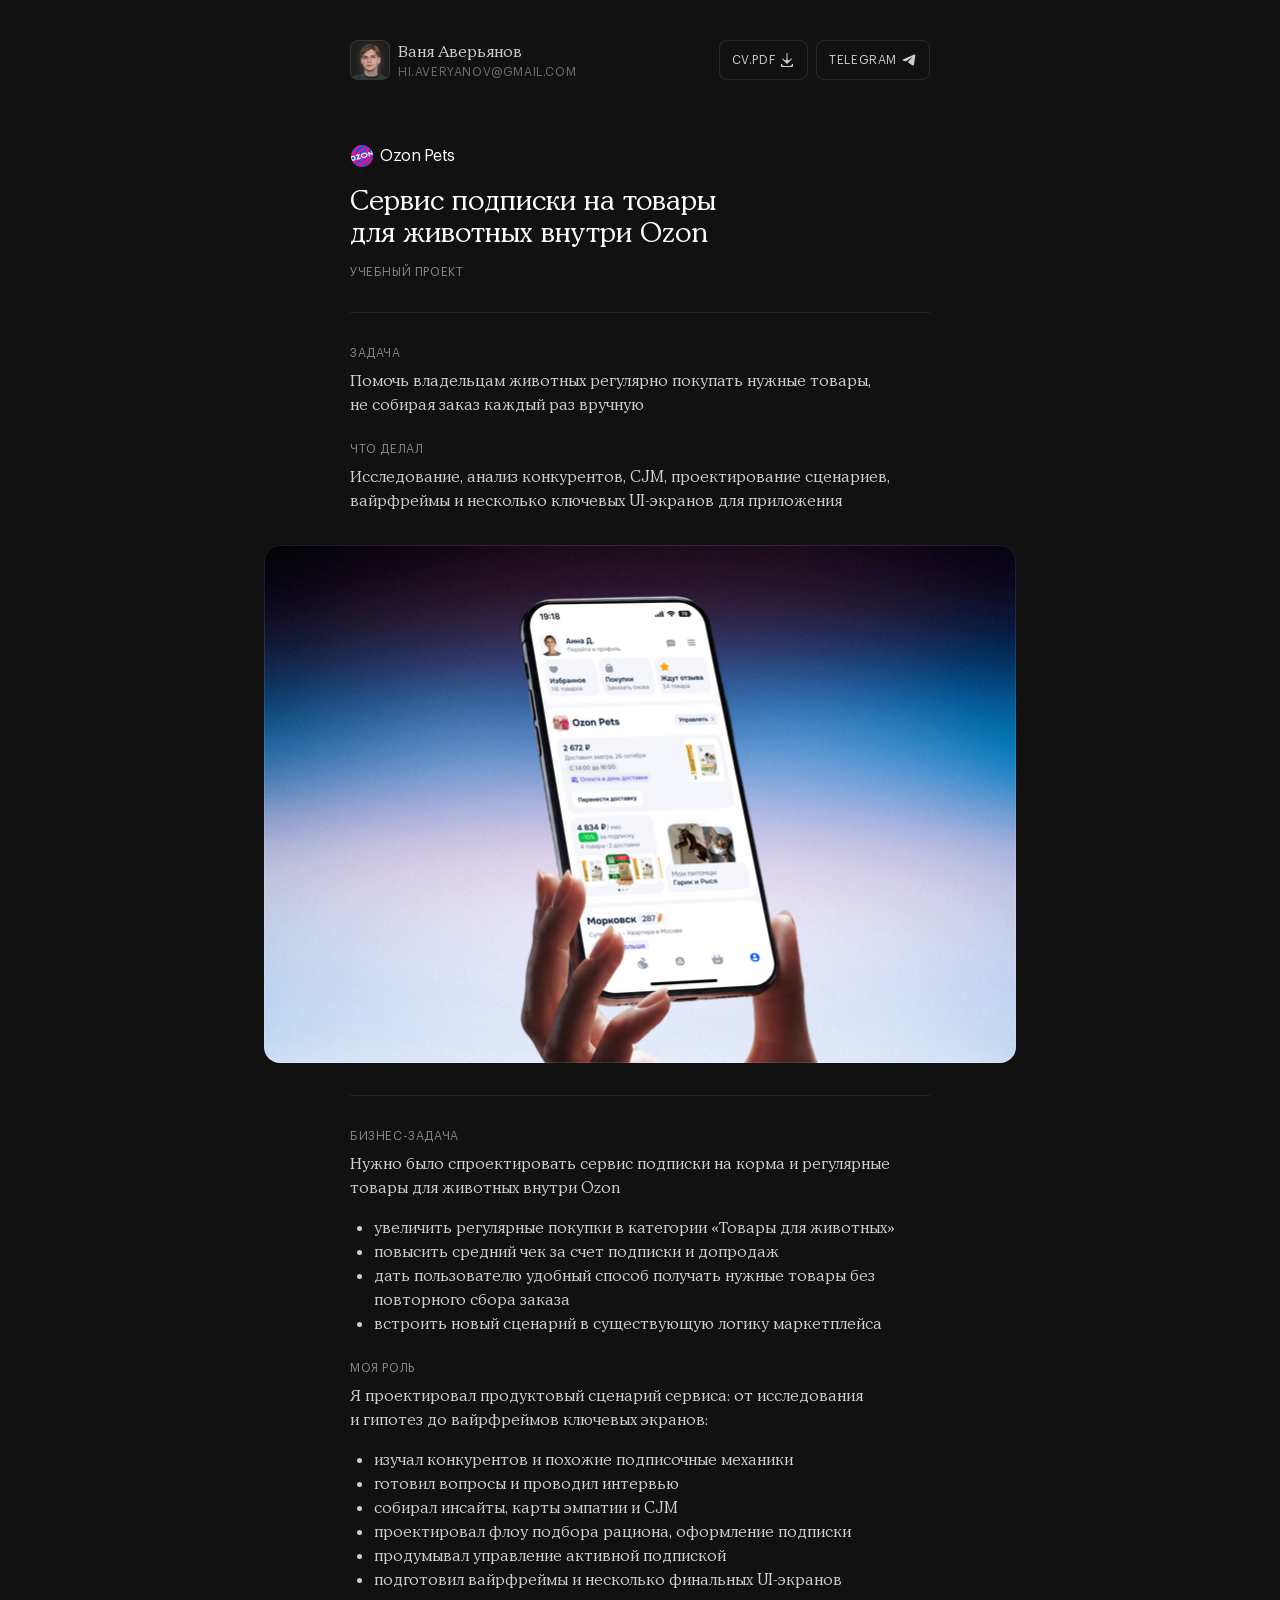
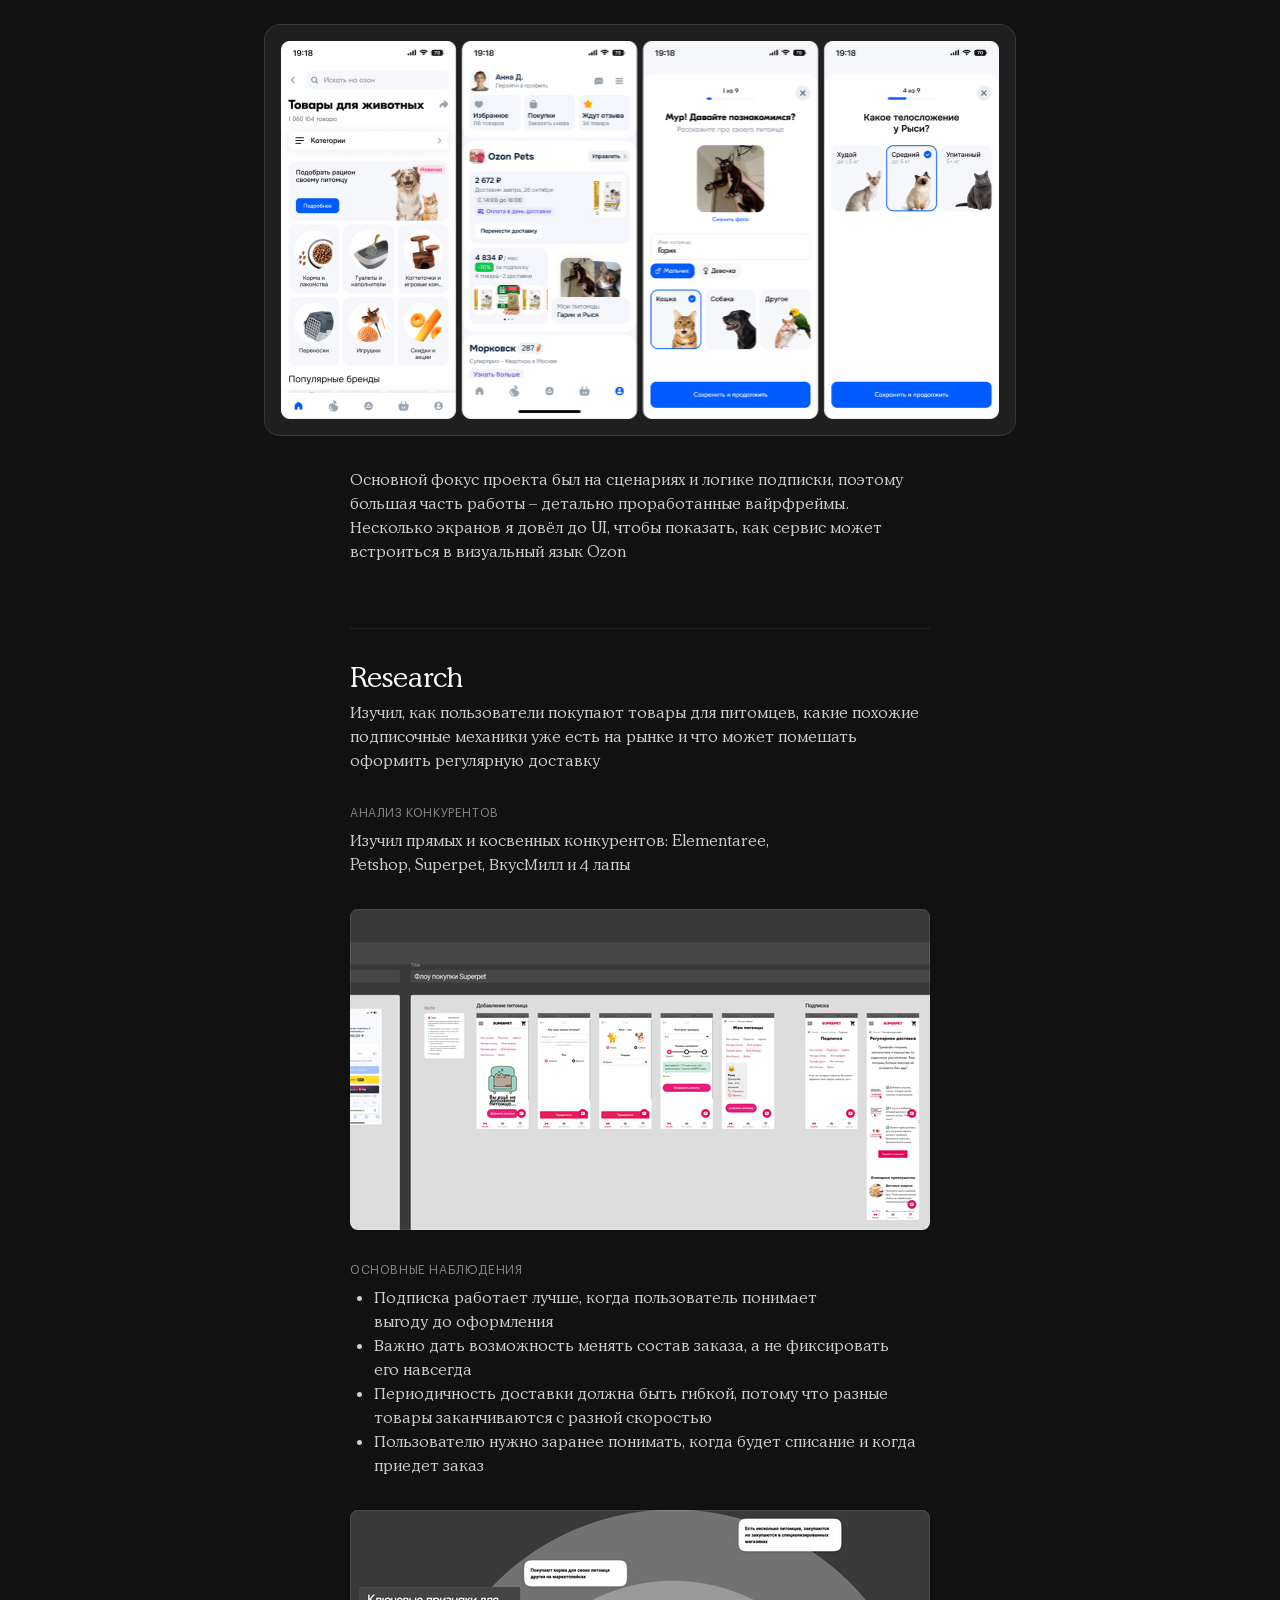
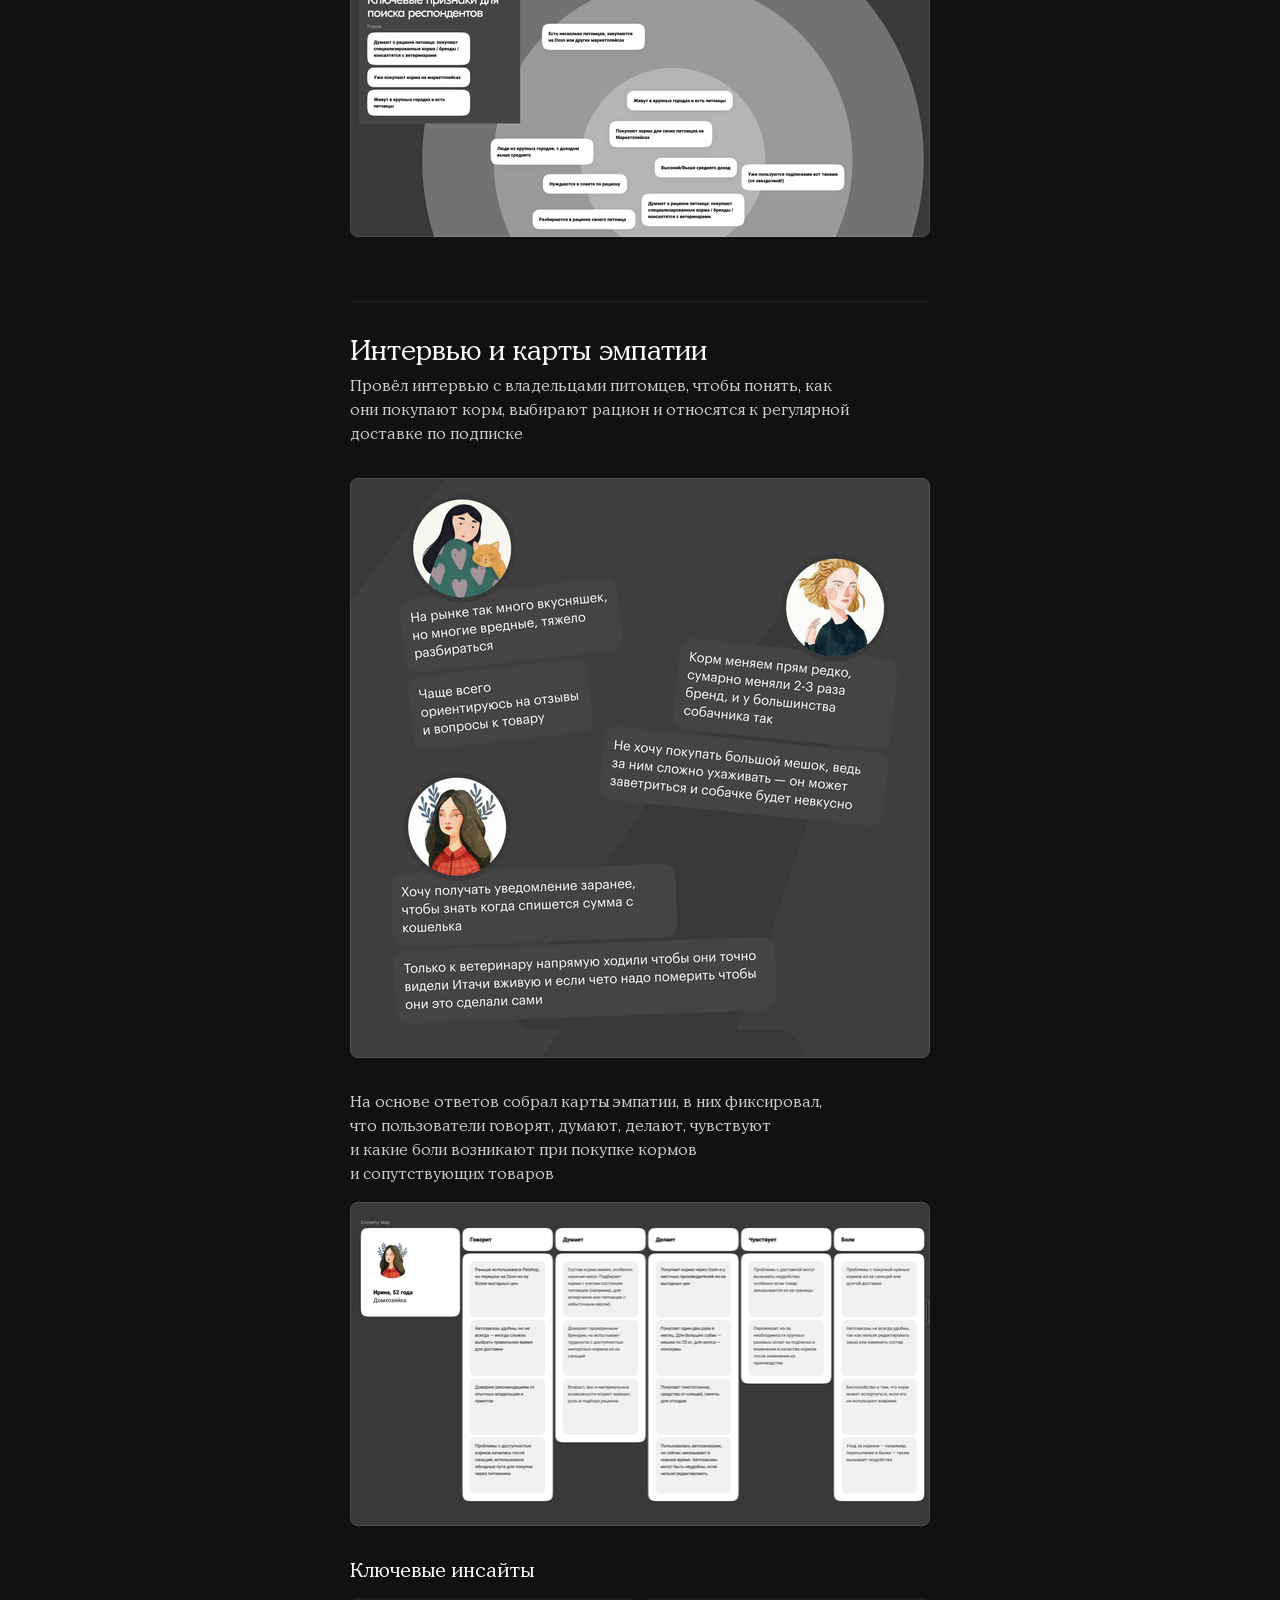
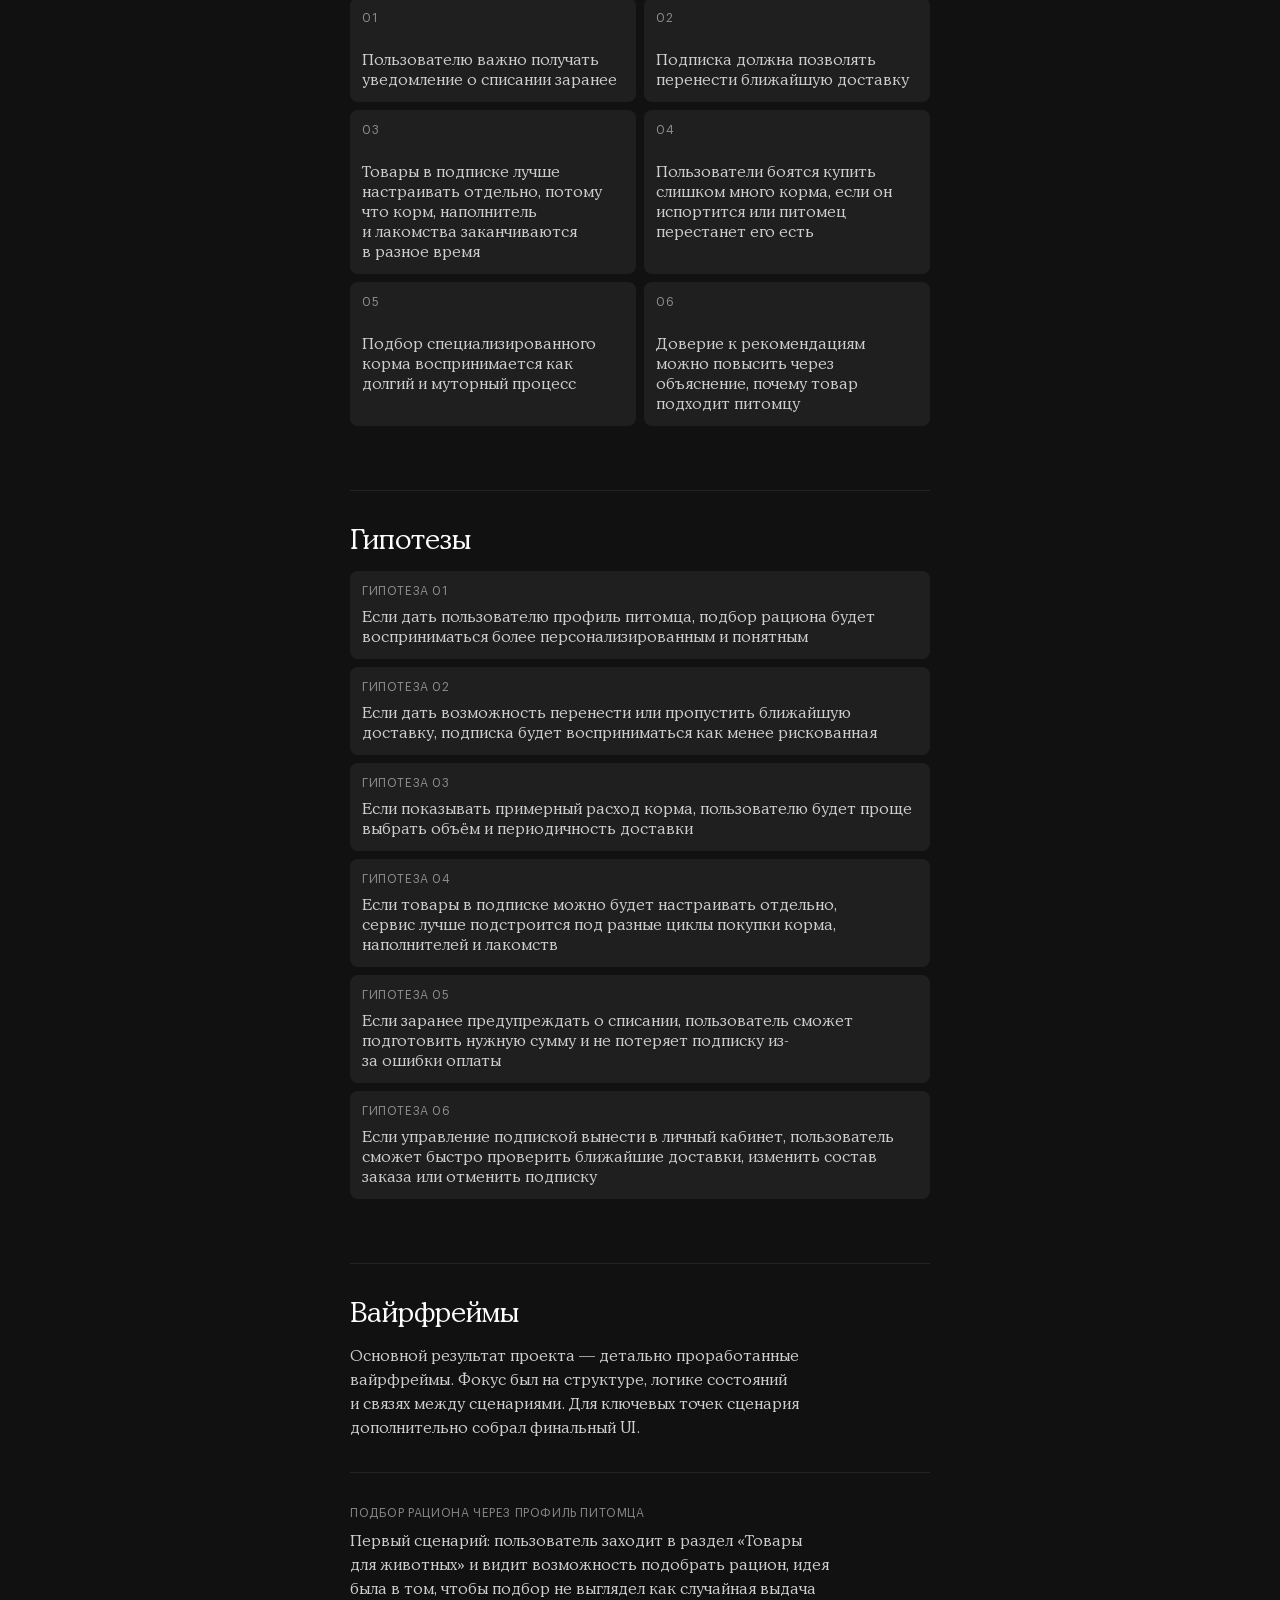
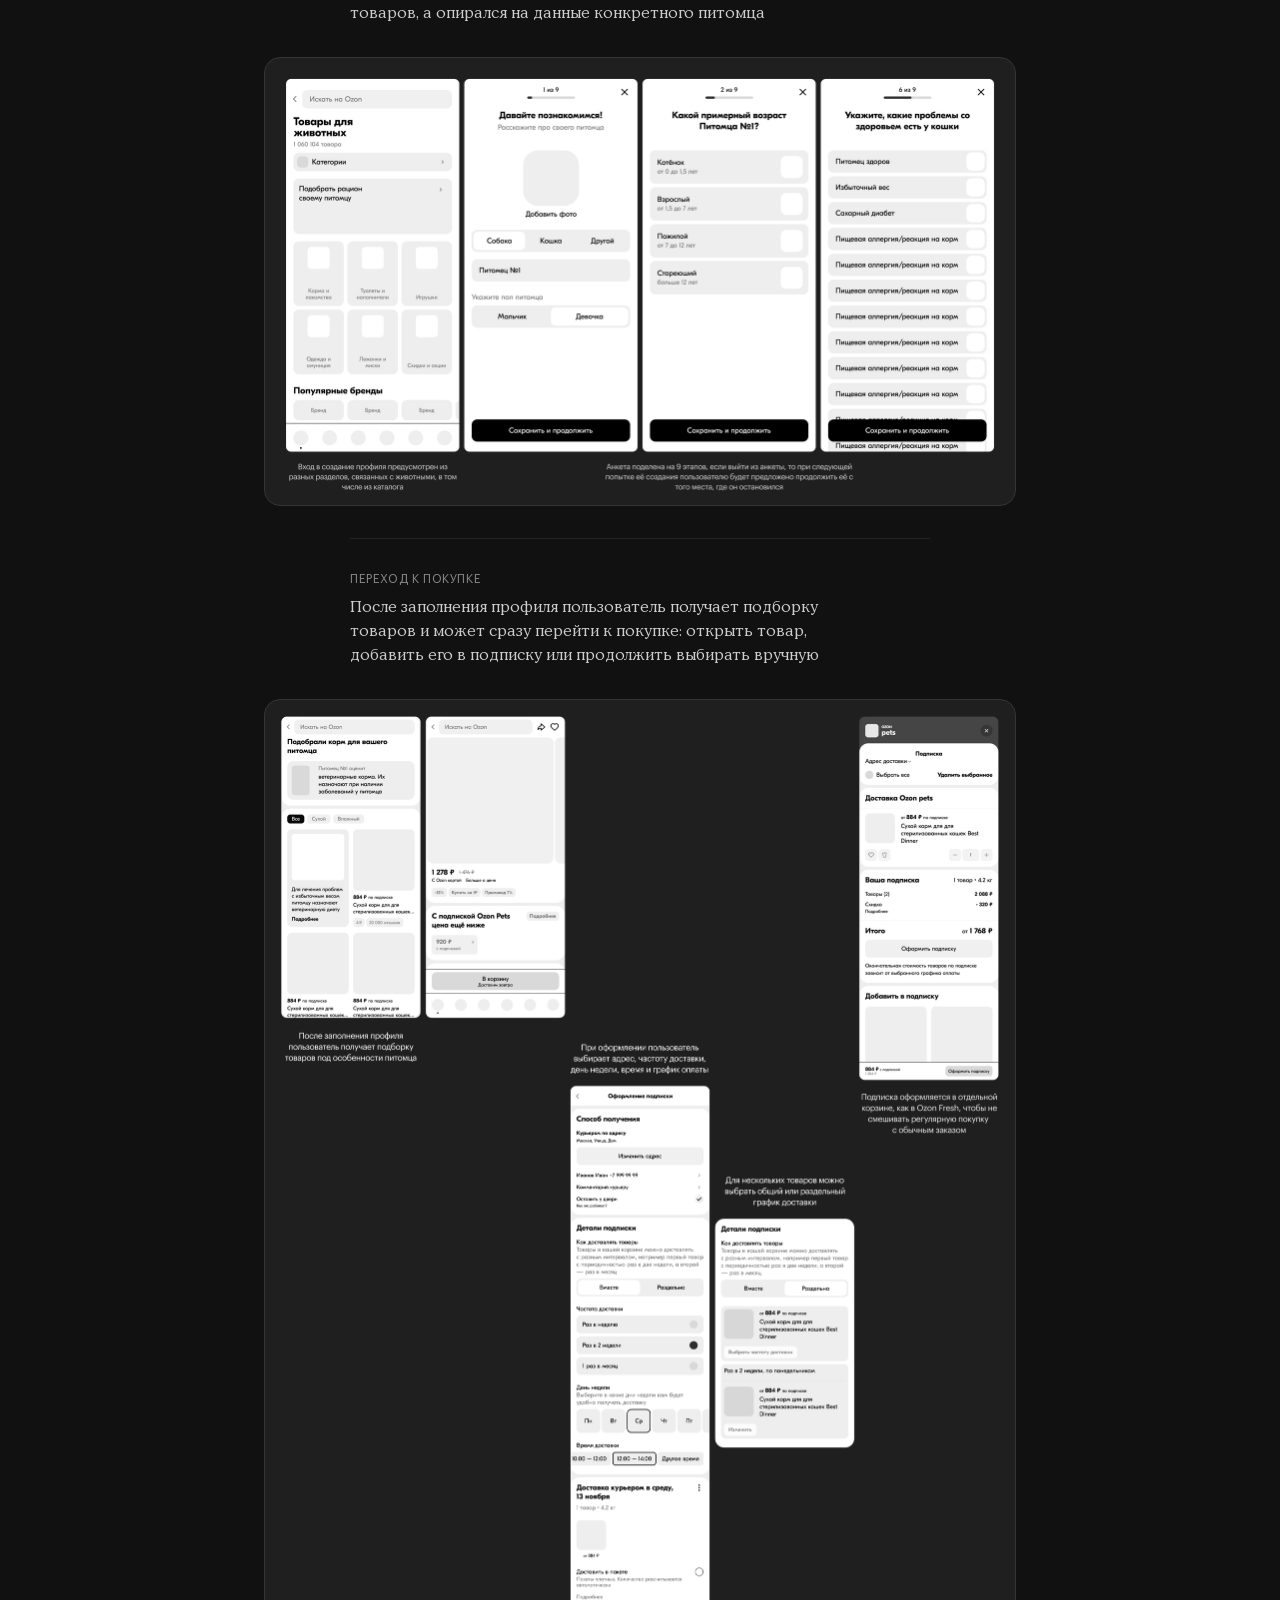
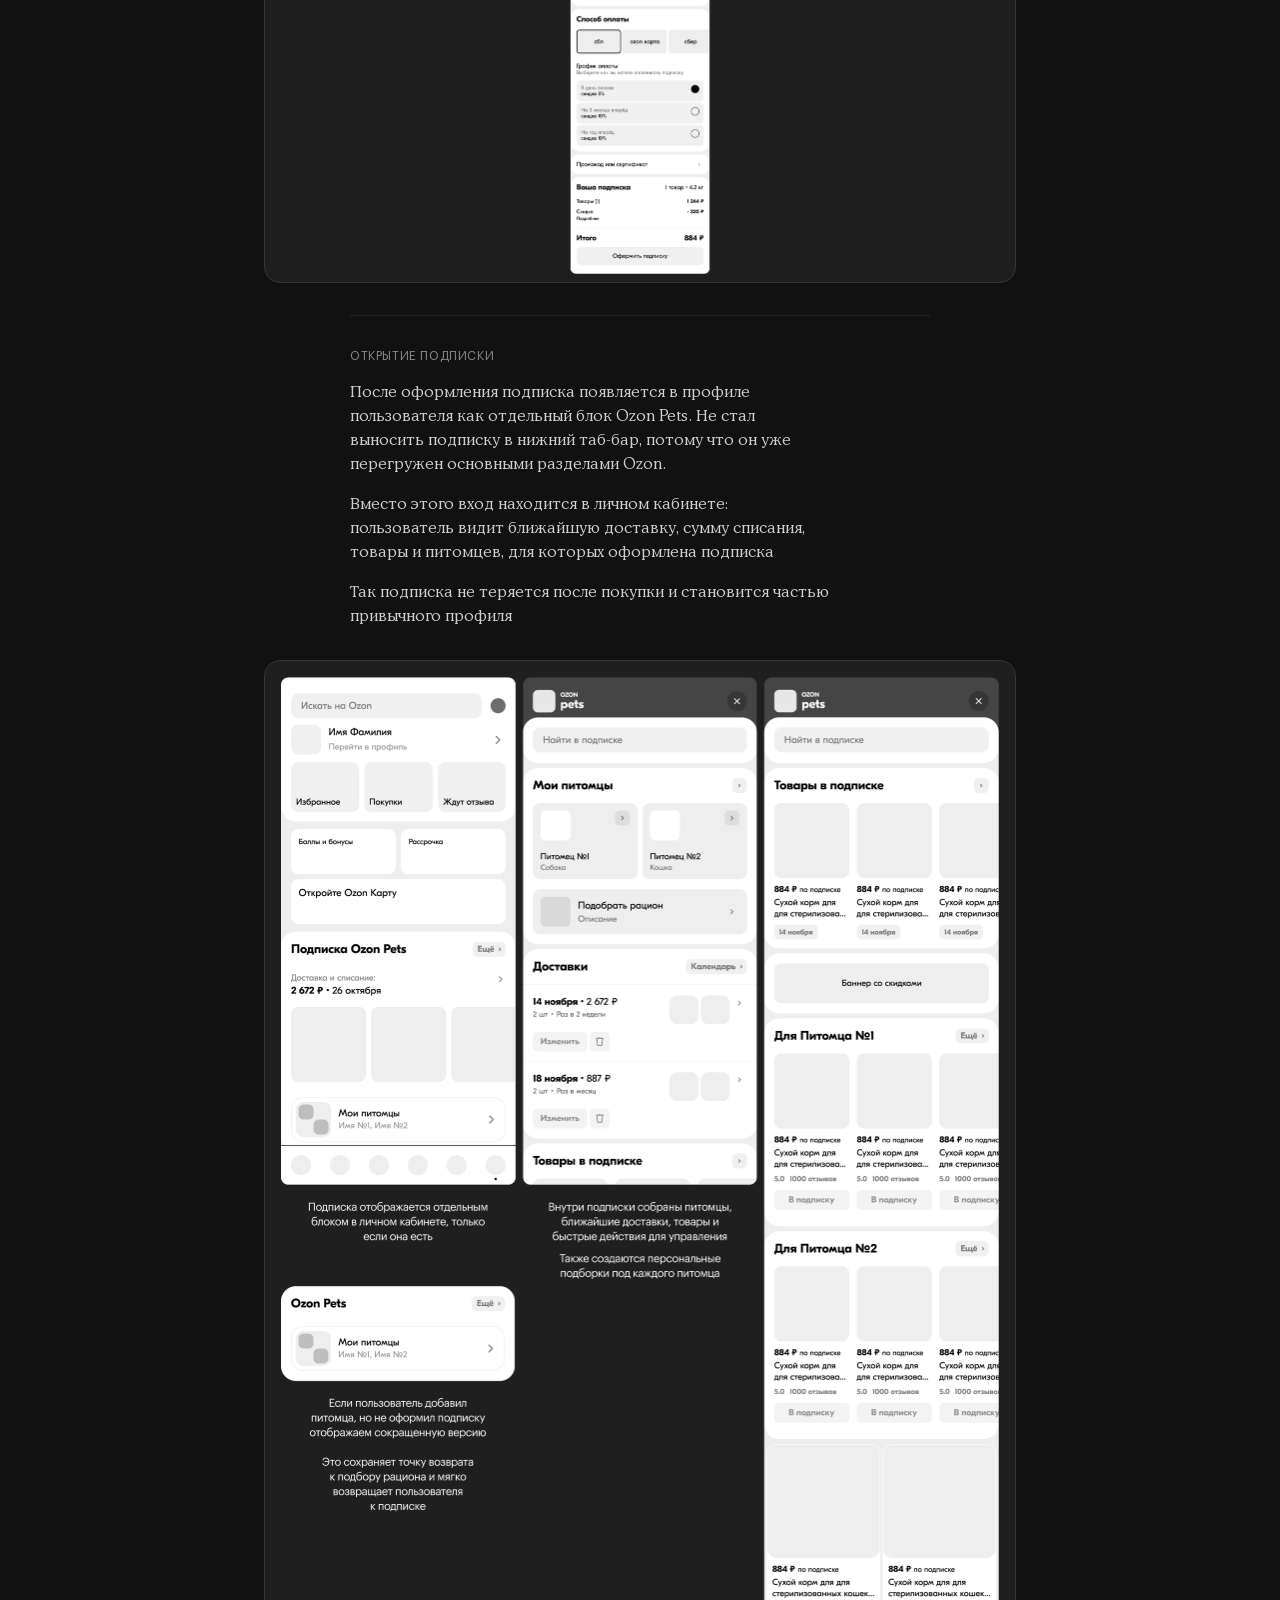
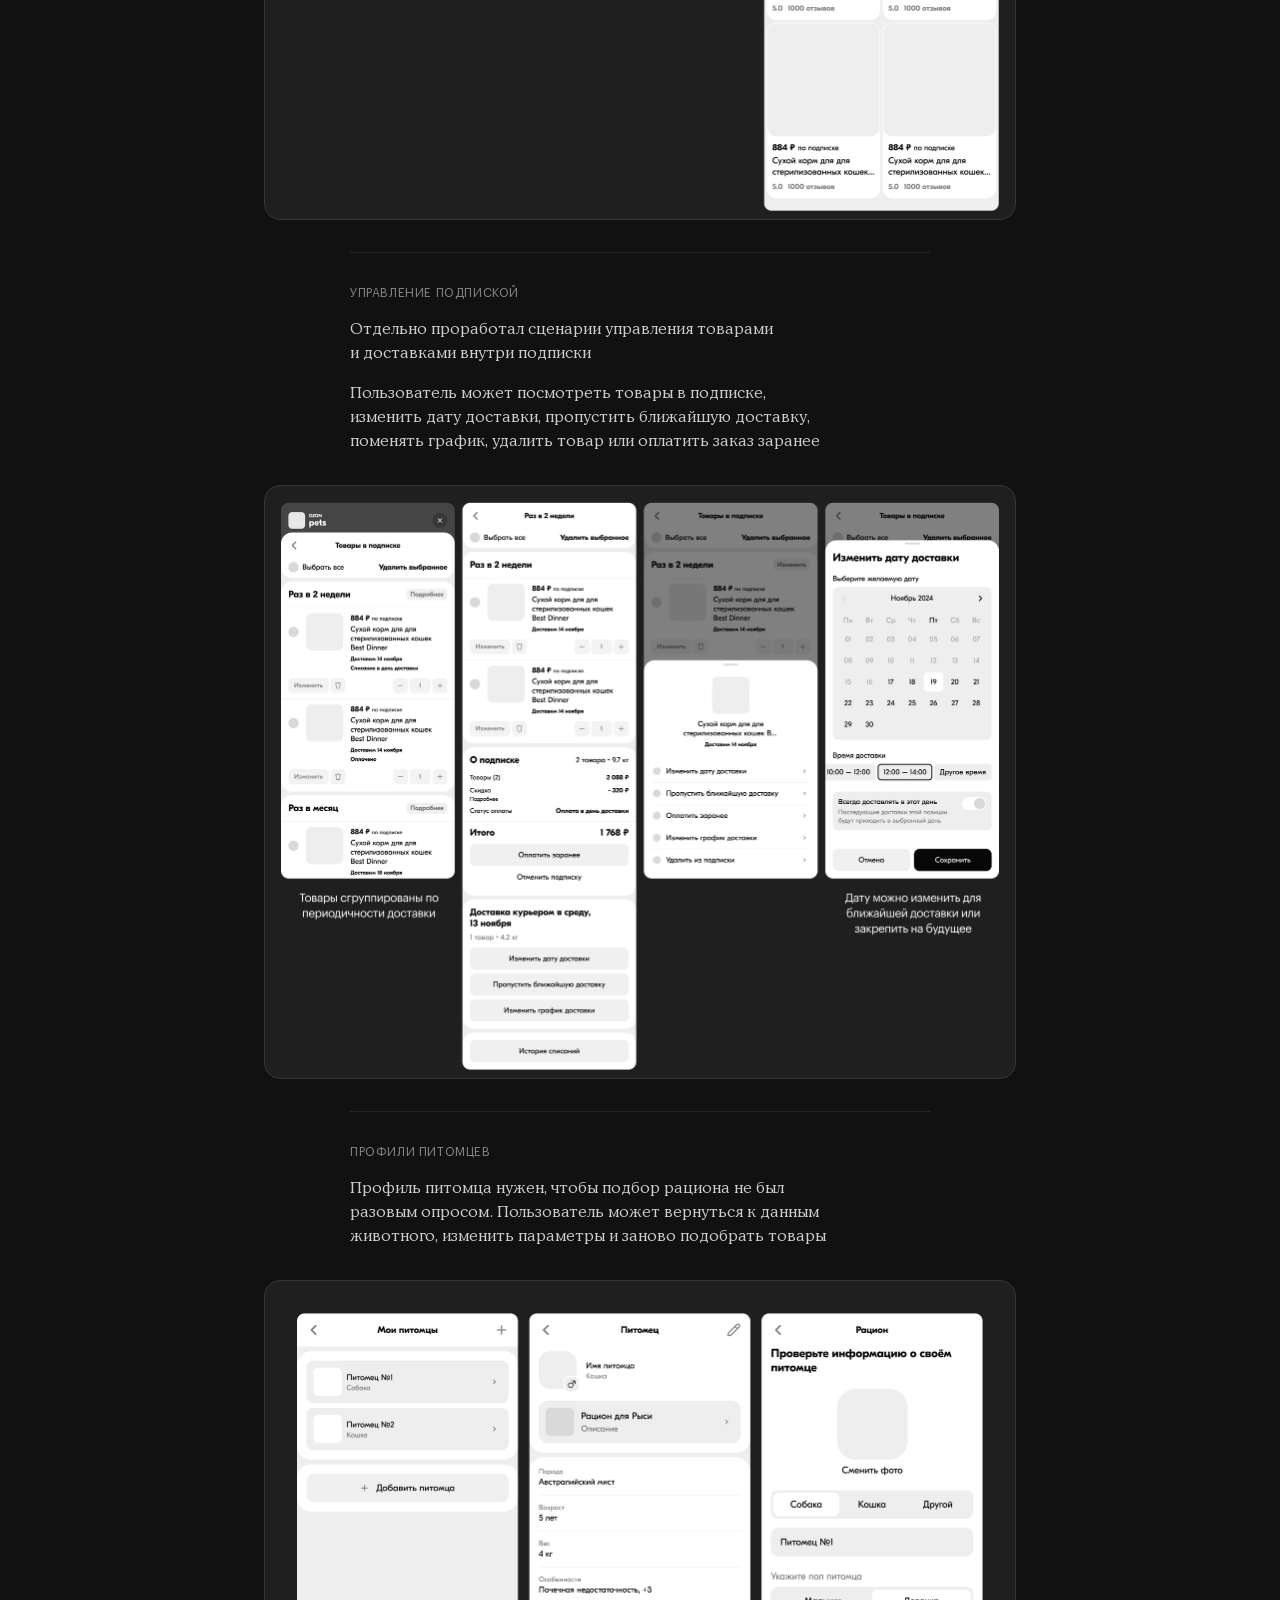
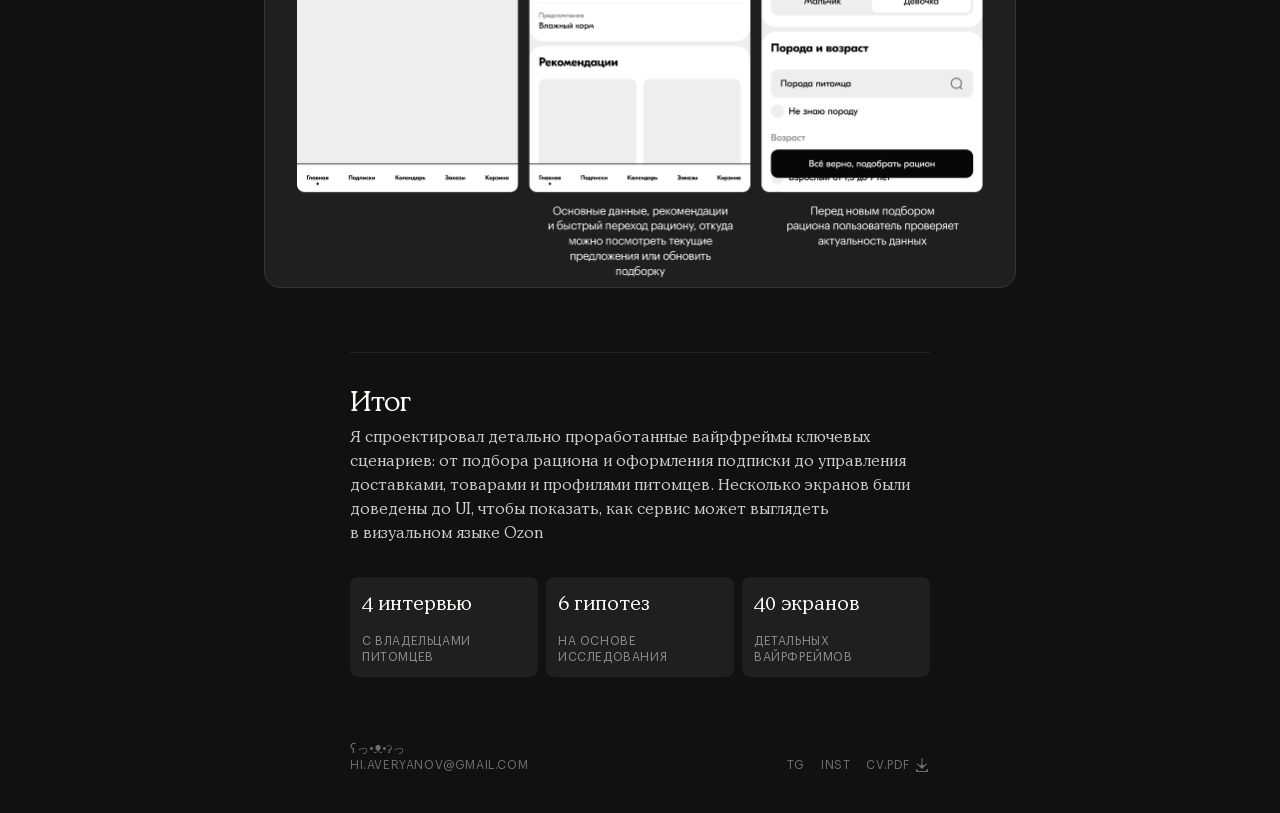
<file: cases/ozon-pets/index.html>
<!DOCTYPE html><html lang="ru" class="cooper_58fcd013-module__x8KY3G__variable graphik_f991fe57-module__UIiCQq__variable h-full antialiased"><head><meta charSet="utf-8"/><meta name="viewport" content="width=device-width, initial-scale=1"/><link rel="preload" href="/_next/static/media/CooperLtBTW08_Regular-s.p.2nzx8zg794ucj.woff2" as="font" crossorigin="" type="font/woff2"/><link rel="preload" href="/_next/static/media/GraphikLCGRegular-s.p.0sj5ivc41w31j.ttf" as="font" crossorigin="" type="font/ttf"/><link rel="preload" as="image" imageSrcSet="/assets/cases/ozon-pets/hero-preview-753w.avif 20w, /assets/cases/ozon-pets/hero-preview-753w.avif 22w, /assets/cases/ozon-pets/hero-preview-753w.avif 40w, /assets/cases/ozon-pets/hero-preview-753w.avif 44w, /assets/cases/ozon-pets/hero-preview-753w.avif 81w, /assets/cases/ozon-pets/hero-preview-753w.avif 97w, /assets/cases/ozon-pets/hero-preview-753w.avif 162w, /assets/cases/ozon-pets/hero-preview-753w.avif 188w, /assets/cases/ozon-pets/hero-preview-753w.avif 193w, /assets/cases/ozon-pets/hero-preview-753w.avif 201w, /assets/cases/ozon-pets/hero-preview-753w.avif 202w, /assets/cases/ozon-pets/hero-preview-753w.avif 280w, /assets/cases/ozon-pets/hero-preview-753w.avif 286w, /assets/cases/ozon-pets/hero-preview-753w.avif 290w, /assets/cases/ozon-pets/hero-preview-753w.avif 291w, /assets/cases/ozon-pets/hero-preview-753w.avif 292w, /assets/cases/ozon-pets/hero-preview-753w.avif 303w, /assets/cases/ozon-pets/hero-preview-753w.avif 318w, /assets/cases/ozon-pets/hero-preview-753w.avif 319w, /assets/cases/ozon-pets/hero-preview-753w.avif 320w, /assets/cases/ozon-pets/hero-preview-753w.avif 376w, /assets/cases/ozon-pets/hero-preview-753w.avif 400w, /assets/cases/ozon-pets/hero-preview-753w.avif 480w, /assets/cases/ozon-pets/hero-preview-753w.avif 560w, /assets/cases/ozon-pets/hero-preview-753w.avif 580w, /assets/cases/ozon-pets/hero-preview-753w.avif 606w, /assets/cases/ozon-pets/hero-preview-753w.avif 636w, /assets/cases/ozon-pets/hero-preview-753w.avif 669w, /assets/cases/ozon-pets/hero-preview-753w.avif 671w, /assets/cases/ozon-pets/hero-preview-753w.avif 752w, /assets/cases/ozon-pets/hero-preview.avif 828w, /assets/cases/ozon-pets/hero-preview.avif 960w, /assets/cases/ozon-pets/hero-preview.avif 1080w, /assets/cases/ozon-pets/hero-preview.avif 1160w, /assets/cases/ozon-pets/hero-preview.avif 1183w, /assets/cases/ozon-pets/hero-preview.avif 1280w, /assets/cases/ozon-pets/hero-preview.avif 1345w, /assets/cases/ozon-pets/hero-preview.avif 1368w, /assets/cases/ozon-pets/hero-preview.avif 1504w, /assets/cases/ozon-pets/hero-preview.avif 1648w, /assets/cases/ozon-pets/hero-preview.avif 1881w, /assets/cases/ozon-pets/hero-preview.avif 1882w, /assets/cases/ozon-pets/hero-preview.avif 2310w, /assets/cases/ozon-pets/hero-preview.avif 2736w" imageSizes="(max-width: 480px) calc(100vw - 32px), (max-width: 832px) calc(100vw - 80px), 752px"/><link rel="stylesheet" href="/_next/static/chunks/1ccbtvw0-_c5s.css" data-precedence="next"/><link rel="stylesheet" href="/_next/static/chunks/1a7v-24jv7bfh.css" data-precedence="next"/><link rel="stylesheet" href="/_next/static/chunks/3zdku9s0jrout.css" data-precedence="next"/><link rel="preload" as="script" fetchPriority="low" href="/_next/static/chunks/3s6nzrbk-8mnv.js"/><script src="/_next/static/chunks/19mx3mg6lkumu.js" async=""></script><script src="/_next/static/chunks/3g4px251sg85e.js" async=""></script><script src="/_next/static/chunks/0erpg4rnzkm4w.js" async=""></script><script src="/_next/static/chunks/turbopack-0m5s035vskmwf.js" async=""></script><script src="/_next/static/chunks/3fntmmi971322.js" async=""></script><script src="/_next/static/chunks/18ng3enut3mlf.js" async=""></script><meta name="next-size-adjust" content=""/><title>Ozon Pets</title><meta name="description" content="Сервис подписки на товары для животных внутри Ozon"/><link rel="canonical" href="https://averyanov-v.ru/cases/ozon-pets/"/><meta property="og:title" content="Ozon Pets"/><meta property="og:description" content="Сервис подписки на товары для животных внутри Ozon"/><meta property="og:url" content="https://averyanov-v.ru/cases/ozon-pets/"/><meta property="og:image" content="https://averyanov-v.ru/opengraph-image.png"/><meta property="og:image:width" content="1200"/><meta property="og:image:height" content="630"/><meta property="og:image:alt" content="Ваня Аверьянов"/><meta property="og:type" content="website"/><meta name="twitter:card" content="summary_large_image"/><meta name="twitter:title" content="Ozon Pets"/><meta name="twitter:description" content="Сервис подписки на товары для животных внутри Ozon"/><meta name="twitter:image" content="https://averyanov-v.ru/opengraph-image.png"/><meta name="twitter:image:alt" content="Ваня Аверьянов"/><meta name="twitter:image:width" content="1200"/><meta name="twitter:image:height" content="630"/><link rel="icon" href="/favicon.ico?favicon.2wu22f5kf-8bo.ico" sizes="48x48" type="image/x-icon"/><link rel="icon" href="/icon.png?icon.3e0ca2q-l7sp_.png" sizes="48x48" type="image/png"/><link rel="apple-touch-icon" href="/apple-icon.png?apple-icon.11e8xj4hmht80.png" sizes="180x180" type="image/png"/><script src="/_next/static/chunks/0cz1d0mv5g_q7.js" noModule=""></script></head><body class="min-h-full flex flex-col"><div hidden=""><!--$--><!--/$--></div><main lang="ru" class="case-module__58v7Va__page"><div class="case-module__58v7Va__content"><header class="intro-module__JZ17yW__header " data-variant="case" data-case-header=""><div class="intro-module__JZ17yW__caseIdentity"><a class="intro-module__JZ17yW__caseAvatar" aria-label="На главную" href="/"><div class="intro-module__JZ17yW__casePortraitLayer intro-module__JZ17yW__casePortraitBlur"><div class="intro-module__JZ17yW__casePortraitCrop"><img alt="" loading="lazy" width="162" height="241" decoding="async" data-nimg="1" class="intro-module__JZ17yW__portraitImage" style="color:transparent" sizes="81px" srcSet="/assets/navigation/avatar-81w.webp 20w, /assets/navigation/avatar-81w.webp 22w, /assets/navigation/avatar-81w.webp 40w, /assets/navigation/avatar-81w.webp 44w, /assets/navigation/avatar-81w.webp 81w, /assets/navigation/avatar.webp 97w, /assets/navigation/avatar.webp 162w, /assets/navigation/avatar.webp 188w, /assets/navigation/avatar.webp 193w, /assets/navigation/avatar.webp 201w, /assets/navigation/avatar.webp 202w, /assets/navigation/avatar.webp 280w, /assets/navigation/avatar.webp 286w, /assets/navigation/avatar.webp 290w, /assets/navigation/avatar.webp 291w, /assets/navigation/avatar.webp 292w, /assets/navigation/avatar.webp 303w, /assets/navigation/avatar.webp 318w, /assets/navigation/avatar.webp 319w, /assets/navigation/avatar.webp 320w, /assets/navigation/avatar.webp 376w, /assets/navigation/avatar.webp 400w, /assets/navigation/avatar.webp 480w, /assets/navigation/avatar.webp 560w, /assets/navigation/avatar.webp 580w, /assets/navigation/avatar.webp 606w, /assets/navigation/avatar.webp 636w, /assets/navigation/avatar.webp 669w, /assets/navigation/avatar.webp 671w, /assets/navigation/avatar.webp 752w, /assets/navigation/avatar.webp 828w, /assets/navigation/avatar.webp 960w, /assets/navigation/avatar.webp 1080w, /assets/navigation/avatar.webp 1160w, /assets/navigation/avatar.webp 1183w, /assets/navigation/avatar.webp 1280w, /assets/navigation/avatar.webp 1345w, /assets/navigation/avatar.webp 1368w, /assets/navigation/avatar.webp 1504w, /assets/navigation/avatar.webp 1648w, /assets/navigation/avatar.webp 1881w, /assets/navigation/avatar.webp 1882w, /assets/navigation/avatar.webp 2310w, /assets/navigation/avatar.webp 2736w" src="/assets/navigation/avatar.webp"/></div></div><div class="intro-module__JZ17yW__casePortraitLayer "><div class="intro-module__JZ17yW__casePortraitCrop"><img alt="" loading="lazy" width="162" height="241" decoding="async" data-nimg="1" class="intro-module__JZ17yW__portraitImage" style="color:transparent" sizes="81px" srcSet="/assets/navigation/avatar-81w.webp 20w, /assets/navigation/avatar-81w.webp 22w, /assets/navigation/avatar-81w.webp 40w, /assets/navigation/avatar-81w.webp 44w, /assets/navigation/avatar-81w.webp 81w, /assets/navigation/avatar.webp 97w, /assets/navigation/avatar.webp 162w, /assets/navigation/avatar.webp 188w, /assets/navigation/avatar.webp 193w, /assets/navigation/avatar.webp 201w, /assets/navigation/avatar.webp 202w, /assets/navigation/avatar.webp 280w, /assets/navigation/avatar.webp 286w, /assets/navigation/avatar.webp 290w, /assets/navigation/avatar.webp 291w, /assets/navigation/avatar.webp 292w, /assets/navigation/avatar.webp 303w, /assets/navigation/avatar.webp 318w, /assets/navigation/avatar.webp 319w, /assets/navigation/avatar.webp 320w, /assets/navigation/avatar.webp 376w, /assets/navigation/avatar.webp 400w, /assets/navigation/avatar.webp 480w, /assets/navigation/avatar.webp 560w, /assets/navigation/avatar.webp 580w, /assets/navigation/avatar.webp 606w, /assets/navigation/avatar.webp 636w, /assets/navigation/avatar.webp 669w, /assets/navigation/avatar.webp 671w, /assets/navigation/avatar.webp 752w, /assets/navigation/avatar.webp 828w, /assets/navigation/avatar.webp 960w, /assets/navigation/avatar.webp 1080w, /assets/navigation/avatar.webp 1160w, /assets/navigation/avatar.webp 1183w, /assets/navigation/avatar.webp 1280w, /assets/navigation/avatar.webp 1345w, /assets/navigation/avatar.webp 1368w, /assets/navigation/avatar.webp 1504w, /assets/navigation/avatar.webp 1648w, /assets/navigation/avatar.webp 1881w, /assets/navigation/avatar.webp 1882w, /assets/navigation/avatar.webp 2310w, /assets/navigation/avatar.webp 2736w" src="/assets/navigation/avatar.webp"/></div><div class="intro-module__JZ17yW__casePortraitFade"></div></div></a><div class="intro-module__JZ17yW__identity"><p class="typography-module__DMDTha__body16 intro-module__JZ17yW__name">Ваня Аверьянов</p><a class="typography-module__DMDTha__caption12 intro-module__JZ17yW__email plain-link-module__WH550W__plainLink" href="mailto:hi.averyanov@gmail.com"><span>hi.averyanov@gmail.com</span></a></div></div><nav class="intro-module__JZ17yW__links" aria-label="Резюме и Telegram"><a class="typography-module__DMDTha__caption12 intro-module__JZ17yW__link animated-border-module__HMnmPG__host" href="https://drive.google.com/file/d/1afVxVpmGOnT8p98lqoi6nSv0_E0S9SoU/preview" target="_blank" rel="noopener noreferrer"><span class="animated-border-module__HMnmPG__overlay animated-border-module__HMnmPG__compact" aria-hidden="true"></span><span class="intro-module__JZ17yW__linkLabel">CV.Pdf</span><img alt="" aria-hidden="true" loading="lazy" width="16" height="16" decoding="async" data-nimg="1" style="color:transparent" srcSet="/assets/intro/cv-icon.svg 1x, /assets/intro/cv-icon.svg 2x" src="/assets/intro/cv-icon.svg"/></a><a class="typography-module__DMDTha__caption12 intro-module__JZ17yW__link animated-border-module__HMnmPG__host" href="https://t.me/tomat_v" target="_blank" rel="noopener noreferrer"><span class="animated-border-module__HMnmPG__overlay animated-border-module__HMnmPG__compact" aria-hidden="true"></span><span class="intro-module__JZ17yW__linkLabel">Telegram</span><img alt="" aria-hidden="true" loading="lazy" width="16" height="16" decoding="async" data-nimg="1" style="color:transparent" srcSet="/assets/intro/telegram-icon.svg 1x, /assets/intro/telegram-icon.svg 2x" src="/assets/intro/telegram-icon.svg"/></a></nav></header><div class="page-module__YMYZAW__hero"><div class="page-module__YMYZAW__heroText"><div class="page-module__YMYZAW__brand"><span class="page-module__YMYZAW__logo"><img alt="" aria-hidden="true" loading="lazy" width="22" height="22" decoding="async" data-nimg="1" style="color:transparent" sizes="22px" srcSet="/assets/cases/ozon-pets/logo-22w.webp 20w, /assets/cases/ozon-pets/logo-22w.webp 22w, /assets/cases/ozon-pets/logo.webp 40w, /assets/cases/ozon-pets/logo.webp 44w, /assets/cases/ozon-pets/logo.webp 81w, /assets/cases/ozon-pets/logo.webp 97w, /assets/cases/ozon-pets/logo.webp 162w, /assets/cases/ozon-pets/logo.webp 188w, /assets/cases/ozon-pets/logo.webp 193w, /assets/cases/ozon-pets/logo.webp 201w, /assets/cases/ozon-pets/logo.webp 202w, /assets/cases/ozon-pets/logo.webp 280w, /assets/cases/ozon-pets/logo.webp 286w, /assets/cases/ozon-pets/logo.webp 290w, /assets/cases/ozon-pets/logo.webp 291w, /assets/cases/ozon-pets/logo.webp 292w, /assets/cases/ozon-pets/logo.webp 303w, /assets/cases/ozon-pets/logo.webp 318w, /assets/cases/ozon-pets/logo.webp 319w, /assets/cases/ozon-pets/logo.webp 320w, /assets/cases/ozon-pets/logo.webp 376w, /assets/cases/ozon-pets/logo.webp 400w, /assets/cases/ozon-pets/logo.webp 480w, /assets/cases/ozon-pets/logo.webp 560w, /assets/cases/ozon-pets/logo.webp 580w, /assets/cases/ozon-pets/logo.webp 606w, /assets/cases/ozon-pets/logo.webp 636w, /assets/cases/ozon-pets/logo.webp 669w, /assets/cases/ozon-pets/logo.webp 671w, /assets/cases/ozon-pets/logo.webp 752w, /assets/cases/ozon-pets/logo.webp 828w, /assets/cases/ozon-pets/logo.webp 960w, /assets/cases/ozon-pets/logo.webp 1080w, /assets/cases/ozon-pets/logo.webp 1160w, /assets/cases/ozon-pets/logo.webp 1183w, /assets/cases/ozon-pets/logo.webp 1280w, /assets/cases/ozon-pets/logo.webp 1345w, /assets/cases/ozon-pets/logo.webp 1368w, /assets/cases/ozon-pets/logo.webp 1504w, /assets/cases/ozon-pets/logo.webp 1648w, /assets/cases/ozon-pets/logo.webp 1881w, /assets/cases/ozon-pets/logo.webp 1882w, /assets/cases/ozon-pets/logo.webp 2310w, /assets/cases/ozon-pets/logo.webp 2736w" src="/assets/cases/ozon-pets/logo.webp"/></span><p class="projects-module__PDyoba__graphikTitle">Ozon Pets</p></div><h1 class="typography-module__DMDTha__h2 page-module__YMYZAW__title">Сервис подписки на товары для животных внутри Ozon</h1><p class="typography-module__DMDTha__caption12 page-module__YMYZAW__label">Учебный проект</p></div><div class="page-module__YMYZAW__context"><section id="task" aria-labelledby="task-heading" class="case-module__58v7Va__section  "><div class="case-module__58v7Va__introduction"><div class="case-module__58v7Va__sectionText "><div class="case-module__58v7Va__headingGroup"><h3 id="task-heading" class="typography-module__DMDTha__caption12 case-module__58v7Va__label">Задача</h3></div><div class="typography-module__DMDTha__body16 case-module__58v7Va__prose case-module__58v7Va__wideProse"><p>Помочь владельцам животных регулярно покупать нужные товары, не собирая заказ каждый раз вручную</p></div></div></div></section><section id="role" aria-labelledby="role-heading" class="case-module__58v7Va__section  "><div class="case-module__58v7Va__introduction"><div class="case-module__58v7Va__sectionText "><div class="case-module__58v7Va__headingGroup"><h3 id="role-heading" class="typography-module__DMDTha__caption12 case-module__58v7Va__label">Что делал</h3></div><div class="typography-module__DMDTha__body16 case-module__58v7Va__prose case-module__58v7Va__wideProse"><p>Исследование, анализ конкурентов, CJM, проектирование сценариев, вайрфреймы и несколько ключевых UI-экранов для приложения</p></div></div></div></section></div><figure class="case-module__58v7Va__media"><div class="case-module__58v7Va__mediaFrame case-module__58v7Va__subtle case-module__58v7Va__soft case-module__58v7Va__borderOverlay" style="padding:0;border-radius:16px"><div class="case-module__58v7Va__imageSlot" style="aspect-ratio:1.4518072459519256;border-radius:0"><img alt="Сервис Ozon Pets на экране телефона" loading="eager" decoding="async" data-nimg="fill" class="case-module__58v7Va__image" style="position:absolute;height:100%;width:100%;left:0;top:0;right:0;bottom:0;color:transparent" sizes="(max-width: 480px) calc(100vw - 32px), (max-width: 832px) calc(100vw - 80px), 752px" srcSet="/assets/cases/ozon-pets/hero-preview-753w.avif 20w, /assets/cases/ozon-pets/hero-preview-753w.avif 22w, /assets/cases/ozon-pets/hero-preview-753w.avif 40w, /assets/cases/ozon-pets/hero-preview-753w.avif 44w, /assets/cases/ozon-pets/hero-preview-753w.avif 81w, /assets/cases/ozon-pets/hero-preview-753w.avif 97w, /assets/cases/ozon-pets/hero-preview-753w.avif 162w, /assets/cases/ozon-pets/hero-preview-753w.avif 188w, /assets/cases/ozon-pets/hero-preview-753w.avif 193w, /assets/cases/ozon-pets/hero-preview-753w.avif 201w, /assets/cases/ozon-pets/hero-preview-753w.avif 202w, /assets/cases/ozon-pets/hero-preview-753w.avif 280w, /assets/cases/ozon-pets/hero-preview-753w.avif 286w, /assets/cases/ozon-pets/hero-preview-753w.avif 290w, /assets/cases/ozon-pets/hero-preview-753w.avif 291w, /assets/cases/ozon-pets/hero-preview-753w.avif 292w, /assets/cases/ozon-pets/hero-preview-753w.avif 303w, /assets/cases/ozon-pets/hero-preview-753w.avif 318w, /assets/cases/ozon-pets/hero-preview-753w.avif 319w, /assets/cases/ozon-pets/hero-preview-753w.avif 320w, /assets/cases/ozon-pets/hero-preview-753w.avif 376w, /assets/cases/ozon-pets/hero-preview-753w.avif 400w, /assets/cases/ozon-pets/hero-preview-753w.avif 480w, /assets/cases/ozon-pets/hero-preview-753w.avif 560w, /assets/cases/ozon-pets/hero-preview-753w.avif 580w, /assets/cases/ozon-pets/hero-preview-753w.avif 606w, /assets/cases/ozon-pets/hero-preview-753w.avif 636w, /assets/cases/ozon-pets/hero-preview-753w.avif 669w, /assets/cases/ozon-pets/hero-preview-753w.avif 671w, /assets/cases/ozon-pets/hero-preview-753w.avif 752w, /assets/cases/ozon-pets/hero-preview.avif 828w, /assets/cases/ozon-pets/hero-preview.avif 960w, /assets/cases/ozon-pets/hero-preview.avif 1080w, /assets/cases/ozon-pets/hero-preview.avif 1160w, /assets/cases/ozon-pets/hero-preview.avif 1183w, /assets/cases/ozon-pets/hero-preview.avif 1280w, /assets/cases/ozon-pets/hero-preview.avif 1345w, /assets/cases/ozon-pets/hero-preview.avif 1368w, /assets/cases/ozon-pets/hero-preview.avif 1504w, /assets/cases/ozon-pets/hero-preview.avif 1648w, /assets/cases/ozon-pets/hero-preview.avif 1881w, /assets/cases/ozon-pets/hero-preview.avif 1882w, /assets/cases/ozon-pets/hero-preview.avif 2310w, /assets/cases/ozon-pets/hero-preview.avif 2736w" src="/assets/cases/ozon-pets/hero-preview.avif"/></div></div></figure><div class="page-module__YMYZAW__context"><section id="business" aria-labelledby="business-heading" class="case-module__58v7Va__section  "><div class="case-module__58v7Va__introduction"><div class="case-module__58v7Va__sectionText "><div class="case-module__58v7Va__headingGroup"><h3 id="business-heading" class="typography-module__DMDTha__caption12 case-module__58v7Va__label">Бизнес-задача</h3></div><div class="typography-module__DMDTha__body16 case-module__58v7Va__prose case-module__58v7Va__wideProse"><p>Нужно было спроектировать сервис подписки на корма и регулярные товары для животных внутри Ozon</p><ul class="page-module__YMYZAW__list"><li>увеличить регулярные покупки в категории «Товары для животных»</li><li>повысить средний чек за счет подписки и допродаж</li><li>дать пользователю удобный способ получать нужные товары без повторного сбора заказа</li><li>встроить новый сценарий в существующую логику маркетплейса</li></ul></div></div></div></section><section id="responsibilities" aria-labelledby="responsibilities-heading" class="case-module__58v7Va__section  "><div class="case-module__58v7Va__introduction"><div class="case-module__58v7Va__sectionText "><div class="case-module__58v7Va__headingGroup"><h3 id="responsibilities-heading" class="typography-module__DMDTha__caption12 case-module__58v7Va__label">Моя роль</h3></div><div class="typography-module__DMDTha__body16 case-module__58v7Va__prose case-module__58v7Va__wideProse"><p>Я проектировал продуктовый сценарий сервиса: от исследования и гипотез до вайрфреймов ключевых экранов:</p><ul class="page-module__YMYZAW__list"><li>изучал конкурентов и похожие подписочные механики</li><li>готовил вопросы и проводил интервью</li><li>собирал инсайты, карты эмпатии и CJM</li><li>проектировал флоу подбора рациона, оформление подписки</li><li>продумывал управление активной подпиской</li><li>подготовил вайрфреймы и несколько финальных UI-экранов</li></ul></div></div></div></section></div><figure class="case-module__58v7Va__media"><div class="case-module__58v7Va__mediaFrame case-module__58v7Va__subtle case-module__58v7Va__dark " style="padding:16px;border-radius:16px"><div class="case-module__58v7Va__imageSlot" style="aspect-ratio:1.899799590783744;border-radius:0"><img alt="Ключевые UI-экраны Ozon Pets" loading="lazy" decoding="async" data-nimg="fill" class="case-module__58v7Va__image" style="position:absolute;height:100%;width:100%;left:0;top:0;right:0;bottom:0;color:transparent" sizes="(max-width: 480px) calc(100vw - 66px), (max-width: 832px) calc(100vw - 114px), 718px" srcSet="/assets/cases/ozon-pets/polished-ui-719w.webp 20w, /assets/cases/ozon-pets/polished-ui-719w.webp 22w, /assets/cases/ozon-pets/polished-ui-719w.webp 40w, /assets/cases/ozon-pets/polished-ui-719w.webp 44w, /assets/cases/ozon-pets/polished-ui-719w.webp 81w, /assets/cases/ozon-pets/polished-ui-719w.webp 97w, /assets/cases/ozon-pets/polished-ui-719w.webp 162w, /assets/cases/ozon-pets/polished-ui-719w.webp 188w, /assets/cases/ozon-pets/polished-ui-719w.webp 193w, /assets/cases/ozon-pets/polished-ui-719w.webp 201w, /assets/cases/ozon-pets/polished-ui-719w.webp 202w, /assets/cases/ozon-pets/polished-ui-719w.webp 280w, /assets/cases/ozon-pets/polished-ui-719w.webp 286w, /assets/cases/ozon-pets/polished-ui-719w.webp 290w, /assets/cases/ozon-pets/polished-ui-719w.webp 291w, /assets/cases/ozon-pets/polished-ui-719w.webp 292w, /assets/cases/ozon-pets/polished-ui-719w.webp 303w, /assets/cases/ozon-pets/polished-ui-719w.webp 318w, /assets/cases/ozon-pets/polished-ui-719w.webp 319w, /assets/cases/ozon-pets/polished-ui-719w.webp 320w, /assets/cases/ozon-pets/polished-ui-719w.webp 376w, /assets/cases/ozon-pets/polished-ui-719w.webp 400w, /assets/cases/ozon-pets/polished-ui-719w.webp 480w, /assets/cases/ozon-pets/polished-ui-719w.webp 560w, /assets/cases/ozon-pets/polished-ui-719w.webp 580w, /assets/cases/ozon-pets/polished-ui-719w.webp 606w, /assets/cases/ozon-pets/polished-ui-719w.webp 636w, /assets/cases/ozon-pets/polished-ui-719w.webp 669w, /assets/cases/ozon-pets/polished-ui-719w.webp 671w, /assets/cases/ozon-pets/polished-ui.webp 752w, /assets/cases/ozon-pets/polished-ui.webp 828w, /assets/cases/ozon-pets/polished-ui.webp 960w, /assets/cases/ozon-pets/polished-ui.webp 1080w, /assets/cases/ozon-pets/polished-ui.webp 1160w, /assets/cases/ozon-pets/polished-ui.webp 1183w, /assets/cases/ozon-pets/polished-ui.webp 1280w, /assets/cases/ozon-pets/polished-ui.webp 1345w, /assets/cases/ozon-pets/polished-ui.webp 1368w, /assets/cases/ozon-pets/polished-ui.webp 1504w, /assets/cases/ozon-pets/polished-ui.webp 1648w, /assets/cases/ozon-pets/polished-ui.webp 1881w, /assets/cases/ozon-pets/polished-ui.webp 1882w, /assets/cases/ozon-pets/polished-ui.webp 2310w, /assets/cases/ozon-pets/polished-ui.webp 2736w" src="/assets/cases/ozon-pets/polished-ui.webp"/></div></div></figure><p class="typography-module__DMDTha__body16 page-module__YMYZAW__balanced">Основной фокус проекта был на сценариях и логике подписки, поэтому большая часть работы – детально проработанные вайрфреймы. Несколько экранов я довёл до UI, чтобы показать, как сервис может встроиться в визуальный язык Ozon</p></div><section id="research" aria-labelledby="research-heading" class="case-module__58v7Va__section case-module__58v7Va__divider "><div class="case-module__58v7Va__introduction"><div class="case-module__58v7Va__sectionText "><div class="case-module__58v7Va__headingGroup"><h2 id="research-heading" class="typography-module__DMDTha__h2 case-module__58v7Va__heading">Research</h2></div><div class="typography-module__DMDTha__body16 case-module__58v7Va__prose case-module__58v7Va__wideProse"><p>Изучил, как пользователи покупают товары для питомцев, какие похожие подписочные механики уже есть на рынке и что может помешать оформить регулярную доставку</p></div></div></div><section id="competitors" aria-labelledby="competitors-heading" class="case-module__58v7Va__section  "><div class="case-module__58v7Va__introduction"><div class="case-module__58v7Va__sectionText "><div class="case-module__58v7Va__headingGroup"><h3 id="competitors-heading" class="typography-module__DMDTha__caption12 case-module__58v7Va__label">Анализ конкурентов</h3></div><div class="typography-module__DMDTha__body16 case-module__58v7Va__prose "><p>Изучил прямых и косвенных конкурентов: Elementaree, Petshop, Superpet, ВкусМилл и 4 лапы</p></div></div></div></section><figure class="case-module__58v7Va__media"><div class="case-module__58v7Va__mediaFrame case-module__58v7Va__subtle case-module__58v7Va__dark case-module__58v7Va__borderOverlay" style="padding:0;width:100%;border-radius:8px"><div class="case-module__58v7Va__imageSlot" style="aspect-ratio:1.8079366056307573;border-radius:0"><img alt="Исследование конкурентов и flow покупки Superpet" loading="lazy" decoding="async" data-nimg="fill" class="case-module__58v7Va__image" style="position:absolute;height:100%;width:100%;left:0;top:0;right:0;bottom:0;color:transparent" sizes="(max-width: 480px) calc(100vw - 32px), (max-width: 660px) calc(100vw - 80px), 580px" srcSet="/assets/cases/ozon-pets/competitor-analysis-580w.webp 20w, /assets/cases/ozon-pets/competitor-analysis-580w.webp 22w, /assets/cases/ozon-pets/competitor-analysis-580w.webp 40w, /assets/cases/ozon-pets/competitor-analysis-580w.webp 44w, /assets/cases/ozon-pets/competitor-analysis-580w.webp 81w, /assets/cases/ozon-pets/competitor-analysis-580w.webp 97w, /assets/cases/ozon-pets/competitor-analysis-580w.webp 162w, /assets/cases/ozon-pets/competitor-analysis-580w.webp 188w, /assets/cases/ozon-pets/competitor-analysis-580w.webp 193w, /assets/cases/ozon-pets/competitor-analysis-580w.webp 201w, /assets/cases/ozon-pets/competitor-analysis-580w.webp 202w, /assets/cases/ozon-pets/competitor-analysis-580w.webp 280w, /assets/cases/ozon-pets/competitor-analysis-580w.webp 286w, /assets/cases/ozon-pets/competitor-analysis-580w.webp 290w, /assets/cases/ozon-pets/competitor-analysis-580w.webp 291w, /assets/cases/ozon-pets/competitor-analysis-580w.webp 292w, /assets/cases/ozon-pets/competitor-analysis-580w.webp 303w, /assets/cases/ozon-pets/competitor-analysis-580w.webp 318w, /assets/cases/ozon-pets/competitor-analysis-580w.webp 319w, /assets/cases/ozon-pets/competitor-analysis-580w.webp 320w, /assets/cases/ozon-pets/competitor-analysis-580w.webp 376w, /assets/cases/ozon-pets/competitor-analysis-580w.webp 400w, /assets/cases/ozon-pets/competitor-analysis-580w.webp 480w, /assets/cases/ozon-pets/competitor-analysis-580w.webp 560w, /assets/cases/ozon-pets/competitor-analysis-580w.webp 580w, /assets/cases/ozon-pets/competitor-analysis.webp 606w, /assets/cases/ozon-pets/competitor-analysis.webp 636w, /assets/cases/ozon-pets/competitor-analysis.webp 669w, /assets/cases/ozon-pets/competitor-analysis.webp 671w, /assets/cases/ozon-pets/competitor-analysis.webp 752w, /assets/cases/ozon-pets/competitor-analysis.webp 828w, /assets/cases/ozon-pets/competitor-analysis.webp 960w, /assets/cases/ozon-pets/competitor-analysis.webp 1080w, /assets/cases/ozon-pets/competitor-analysis.webp 1160w, /assets/cases/ozon-pets/competitor-analysis.webp 1183w, /assets/cases/ozon-pets/competitor-analysis.webp 1280w, /assets/cases/ozon-pets/competitor-analysis.webp 1345w, /assets/cases/ozon-pets/competitor-analysis.webp 1368w, /assets/cases/ozon-pets/competitor-analysis.webp 1504w, /assets/cases/ozon-pets/competitor-analysis.webp 1648w, /assets/cases/ozon-pets/competitor-analysis.webp 1881w, /assets/cases/ozon-pets/competitor-analysis.webp 1882w, /assets/cases/ozon-pets/competitor-analysis.webp 2310w, /assets/cases/ozon-pets/competitor-analysis.webp 2736w" src="/assets/cases/ozon-pets/competitor-analysis.webp"/></div></div></figure><section id="observations" aria-labelledby="observations-heading" class="case-module__58v7Va__section  "><div class="case-module__58v7Va__introduction"><div class="case-module__58v7Va__sectionText "><div class="case-module__58v7Va__headingGroup"><h3 id="observations-heading" class="typography-module__DMDTha__caption12 case-module__58v7Va__label">Основные наблюдения</h3></div><div class="typography-module__DMDTha__body16 case-module__58v7Va__prose case-module__58v7Va__wideProse"><ul class="page-module__YMYZAW__list"><li>Подписка работает лучше, когда пользователь понимает выгоду до оформления</li><li>Важно дать возможность менять состав заказа, а не фиксировать его навсегда</li><li>Периодичность доставки должна быть гибкой, потому что разные товары заканчиваются с разной скоростью</li><li>Пользователю нужно заранее понимать, когда будет списание и когда приедет заказ</li></ul></div></div></div></section><figure class="case-module__58v7Va__media"><div class="case-module__58v7Va__mediaFrame case-module__58v7Va__subtle case-module__58v7Va__dark case-module__58v7Va__borderOverlay" style="padding:0;width:100%;border-radius:8px"><div class="case-module__58v7Va__imageSlot" style="aspect-ratio:1.7735849373539136;border-radius:0"><img alt="Критерии поиска респондентов" loading="lazy" decoding="async" data-nimg="fill" class="case-module__58v7Va__image" style="position:absolute;height:100%;width:100%;left:0;top:0;right:0;bottom:0;color:transparent" sizes="(max-width: 480px) calc(100vw - 32px), (max-width: 660px) calc(100vw - 80px), 580px" srcSet="/assets/cases/ozon-pets/respondent-search-580w.webp 20w, /assets/cases/ozon-pets/respondent-search-580w.webp 22w, /assets/cases/ozon-pets/respondent-search-580w.webp 40w, /assets/cases/ozon-pets/respondent-search-580w.webp 44w, /assets/cases/ozon-pets/respondent-search-580w.webp 81w, /assets/cases/ozon-pets/respondent-search-580w.webp 97w, /assets/cases/ozon-pets/respondent-search-580w.webp 162w, /assets/cases/ozon-pets/respondent-search-580w.webp 188w, /assets/cases/ozon-pets/respondent-search-580w.webp 193w, /assets/cases/ozon-pets/respondent-search-580w.webp 201w, /assets/cases/ozon-pets/respondent-search-580w.webp 202w, /assets/cases/ozon-pets/respondent-search-580w.webp 280w, /assets/cases/ozon-pets/respondent-search-580w.webp 286w, /assets/cases/ozon-pets/respondent-search-580w.webp 290w, /assets/cases/ozon-pets/respondent-search-580w.webp 291w, /assets/cases/ozon-pets/respondent-search-580w.webp 292w, /assets/cases/ozon-pets/respondent-search-580w.webp 303w, /assets/cases/ozon-pets/respondent-search-580w.webp 318w, /assets/cases/ozon-pets/respondent-search-580w.webp 319w, /assets/cases/ozon-pets/respondent-search-580w.webp 320w, /assets/cases/ozon-pets/respondent-search-580w.webp 376w, /assets/cases/ozon-pets/respondent-search-580w.webp 400w, /assets/cases/ozon-pets/respondent-search-580w.webp 480w, /assets/cases/ozon-pets/respondent-search-580w.webp 560w, /assets/cases/ozon-pets/respondent-search-580w.webp 580w, /assets/cases/ozon-pets/respondent-search.webp 606w, /assets/cases/ozon-pets/respondent-search.webp 636w, /assets/cases/ozon-pets/respondent-search.webp 669w, /assets/cases/ozon-pets/respondent-search.webp 671w, /assets/cases/ozon-pets/respondent-search.webp 752w, /assets/cases/ozon-pets/respondent-search.webp 828w, /assets/cases/ozon-pets/respondent-search.webp 960w, /assets/cases/ozon-pets/respondent-search.webp 1080w, /assets/cases/ozon-pets/respondent-search.webp 1160w, /assets/cases/ozon-pets/respondent-search.webp 1183w, /assets/cases/ozon-pets/respondent-search.webp 1280w, /assets/cases/ozon-pets/respondent-search.webp 1345w, /assets/cases/ozon-pets/respondent-search.webp 1368w, /assets/cases/ozon-pets/respondent-search.webp 1504w, /assets/cases/ozon-pets/respondent-search.webp 1648w, /assets/cases/ozon-pets/respondent-search.webp 1881w, /assets/cases/ozon-pets/respondent-search.webp 1882w, /assets/cases/ozon-pets/respondent-search.webp 2310w, /assets/cases/ozon-pets/respondent-search.webp 2736w" src="/assets/cases/ozon-pets/respondent-search.webp"/></div></div></figure></section><section id="interviews" aria-labelledby="interviews-heading" class="case-module__58v7Va__section case-module__58v7Va__divider "><div class="case-module__58v7Va__introduction"><div class="case-module__58v7Va__sectionText "><div class="case-module__58v7Va__headingGroup"><h2 id="interviews-heading" class="typography-module__DMDTha__h2 case-module__58v7Va__heading">Интервью и карты эмпатии</h2></div><div class="typography-module__DMDTha__body16 case-module__58v7Va__prose case-module__58v7Va__wideProse"><p>Провёл интервью с владельцами питомцев, чтобы понять, как они покупают корм, выбирают рацион и относятся к регулярной доставке по подписке</p></div></div></div><figure class="case-module__58v7Va__media"><div class="case-module__58v7Va__mediaFrame case-module__58v7Va__subtle case-module__58v7Va__dark case-module__58v7Va__borderOverlay" style="padding:0;width:100%;border-radius:8px"><div class="case-module__58v7Va__imageSlot" style="aspect-ratio:1;border-radius:0"><img alt="Цитаты владельцев питомцев из интервью" loading="lazy" decoding="async" data-nimg="fill" class="case-module__58v7Va__image" style="position:absolute;height:100%;width:100%;left:0;top:0;right:0;bottom:0;color:transparent" sizes="(max-width: 480px) calc(100vw - 32px), (max-width: 660px) calc(100vw - 80px), 580px" srcSet="/assets/cases/ozon-pets/interviews-580w.webp 20w, /assets/cases/ozon-pets/interviews-580w.webp 22w, /assets/cases/ozon-pets/interviews-580w.webp 40w, /assets/cases/ozon-pets/interviews-580w.webp 44w, /assets/cases/ozon-pets/interviews-580w.webp 81w, /assets/cases/ozon-pets/interviews-580w.webp 97w, /assets/cases/ozon-pets/interviews-580w.webp 162w, /assets/cases/ozon-pets/interviews-580w.webp 188w, /assets/cases/ozon-pets/interviews-580w.webp 193w, /assets/cases/ozon-pets/interviews-580w.webp 201w, /assets/cases/ozon-pets/interviews-580w.webp 202w, /assets/cases/ozon-pets/interviews-580w.webp 280w, /assets/cases/ozon-pets/interviews-580w.webp 286w, /assets/cases/ozon-pets/interviews-580w.webp 290w, /assets/cases/ozon-pets/interviews-580w.webp 291w, /assets/cases/ozon-pets/interviews-580w.webp 292w, /assets/cases/ozon-pets/interviews-580w.webp 303w, /assets/cases/ozon-pets/interviews-580w.webp 318w, /assets/cases/ozon-pets/interviews-580w.webp 319w, /assets/cases/ozon-pets/interviews-580w.webp 320w, /assets/cases/ozon-pets/interviews-580w.webp 376w, /assets/cases/ozon-pets/interviews-580w.webp 400w, /assets/cases/ozon-pets/interviews-580w.webp 480w, /assets/cases/ozon-pets/interviews-580w.webp 560w, /assets/cases/ozon-pets/interviews-580w.webp 580w, /assets/cases/ozon-pets/interviews.webp 606w, /assets/cases/ozon-pets/interviews.webp 636w, /assets/cases/ozon-pets/interviews.webp 669w, /assets/cases/ozon-pets/interviews.webp 671w, /assets/cases/ozon-pets/interviews.webp 752w, /assets/cases/ozon-pets/interviews.webp 828w, /assets/cases/ozon-pets/interviews.webp 960w, /assets/cases/ozon-pets/interviews.webp 1080w, /assets/cases/ozon-pets/interviews.webp 1160w, /assets/cases/ozon-pets/interviews.webp 1183w, /assets/cases/ozon-pets/interviews.webp 1280w, /assets/cases/ozon-pets/interviews.webp 1345w, /assets/cases/ozon-pets/interviews.webp 1368w, /assets/cases/ozon-pets/interviews.webp 1504w, /assets/cases/ozon-pets/interviews.webp 1648w, /assets/cases/ozon-pets/interviews.webp 1881w, /assets/cases/ozon-pets/interviews.webp 1882w, /assets/cases/ozon-pets/interviews.webp 2310w, /assets/cases/ozon-pets/interviews.webp 2736w" src="/assets/cases/ozon-pets/interviews.webp"/></div></div></figure><div class="page-module__YMYZAW__empathy"><p class="typography-module__DMDTha__body16 page-module__YMYZAW__narrowBody">На основе ответов собрал карты эмпатии, в них фиксировал, что пользователи говорят, думают, делают, чувствуют и какие боли возникают при покупке кормов и сопутствующих товаров</p><figure class="case-module__58v7Va__media"><div class="case-module__58v7Va__mediaFrame case-module__58v7Va__subtle case-module__58v7Va__dark case-module__58v7Va__borderOverlay" style="padding:0;width:100%;border-radius:8px"><div class="case-module__58v7Va__imageSlot" style="aspect-ratio:1.791044888643031;border-radius:0"><img alt="Карта эмпатии респондента" loading="lazy" decoding="async" data-nimg="fill" class="case-module__58v7Va__image" style="position:absolute;height:100%;width:100%;left:0;top:0;right:0;bottom:0;color:transparent" sizes="(max-width: 480px) calc(100vw - 32px), (max-width: 660px) calc(100vw - 80px), 580px" srcSet="/assets/cases/ozon-pets/empathy-map-581w.webp 20w, /assets/cases/ozon-pets/empathy-map-581w.webp 22w, /assets/cases/ozon-pets/empathy-map-581w.webp 40w, /assets/cases/ozon-pets/empathy-map-581w.webp 44w, /assets/cases/ozon-pets/empathy-map-581w.webp 81w, /assets/cases/ozon-pets/empathy-map-581w.webp 97w, /assets/cases/ozon-pets/empathy-map-581w.webp 162w, /assets/cases/ozon-pets/empathy-map-581w.webp 188w, /assets/cases/ozon-pets/empathy-map-581w.webp 193w, /assets/cases/ozon-pets/empathy-map-581w.webp 201w, /assets/cases/ozon-pets/empathy-map-581w.webp 202w, /assets/cases/ozon-pets/empathy-map-581w.webp 280w, /assets/cases/ozon-pets/empathy-map-581w.webp 286w, /assets/cases/ozon-pets/empathy-map-581w.webp 290w, /assets/cases/ozon-pets/empathy-map-581w.webp 291w, /assets/cases/ozon-pets/empathy-map-581w.webp 292w, /assets/cases/ozon-pets/empathy-map-581w.webp 303w, /assets/cases/ozon-pets/empathy-map-581w.webp 318w, /assets/cases/ozon-pets/empathy-map-581w.webp 319w, /assets/cases/ozon-pets/empathy-map-581w.webp 320w, /assets/cases/ozon-pets/empathy-map-581w.webp 376w, /assets/cases/ozon-pets/empathy-map-581w.webp 400w, /assets/cases/ozon-pets/empathy-map-581w.webp 480w, /assets/cases/ozon-pets/empathy-map-581w.webp 560w, /assets/cases/ozon-pets/empathy-map-581w.webp 580w, /assets/cases/ozon-pets/empathy-map.webp 606w, /assets/cases/ozon-pets/empathy-map.webp 636w, /assets/cases/ozon-pets/empathy-map.webp 669w, /assets/cases/ozon-pets/empathy-map.webp 671w, /assets/cases/ozon-pets/empathy-map.webp 752w, /assets/cases/ozon-pets/empathy-map.webp 828w, /assets/cases/ozon-pets/empathy-map.webp 960w, /assets/cases/ozon-pets/empathy-map.webp 1080w, /assets/cases/ozon-pets/empathy-map.webp 1160w, /assets/cases/ozon-pets/empathy-map.webp 1183w, /assets/cases/ozon-pets/empathy-map.webp 1280w, /assets/cases/ozon-pets/empathy-map.webp 1345w, /assets/cases/ozon-pets/empathy-map.webp 1368w, /assets/cases/ozon-pets/empathy-map.webp 1504w, /assets/cases/ozon-pets/empathy-map.webp 1648w, /assets/cases/ozon-pets/empathy-map.webp 1881w, /assets/cases/ozon-pets/empathy-map.webp 1882w, /assets/cases/ozon-pets/empathy-map.webp 2310w, /assets/cases/ozon-pets/empathy-map.webp 2736w" src="/assets/cases/ozon-pets/empathy-map.webp"/></div></div></figure></div><div class="page-module__YMYZAW__insights"><h3 class="typography-module__DMDTha__subheading page-module__YMYZAW__heading">Ключевые инсайты</h3><ol class="page-module__YMYZAW__insightGrid"><li class="page-module__YMYZAW__card page-module__YMYZAW__insightCard"><p class="typography-module__DMDTha__caption12 page-module__YMYZAW__label">01</p><p class="typography-module__DMDTha__bodyCompact page-module__YMYZAW__cardBody">Пользователю важно получать уведомление о списании заранее</p></li><li class="page-module__YMYZAW__card page-module__YMYZAW__insightCard"><p class="typography-module__DMDTha__caption12 page-module__YMYZAW__label">02</p><p class="typography-module__DMDTha__bodyCompact page-module__YMYZAW__cardBody">Подписка должна позволять перенести ближайшую доставку</p></li><li class="page-module__YMYZAW__card page-module__YMYZAW__insightCard"><p class="typography-module__DMDTha__caption12 page-module__YMYZAW__label">03</p><p class="typography-module__DMDTha__bodyCompact page-module__YMYZAW__cardBody">Товары в подписке лучше настраивать отдельно, потому что корм, наполнитель и лакомства заканчиваются в разное время</p></li><li class="page-module__YMYZAW__card page-module__YMYZAW__insightCard"><p class="typography-module__DMDTha__caption12 page-module__YMYZAW__label">04</p><p class="typography-module__DMDTha__bodyCompact page-module__YMYZAW__cardBody">Пользователи боятся купить слишком много корма, если он испортится или питомец перестанет его есть</p></li><li class="page-module__YMYZAW__card page-module__YMYZAW__insightCard"><p class="typography-module__DMDTha__caption12 page-module__YMYZAW__label">05</p><p class="typography-module__DMDTha__bodyCompact page-module__YMYZAW__cardBody">Подбор специализированного корма воспринимается как долгий и муторный процесс</p></li><li class="page-module__YMYZAW__card page-module__YMYZAW__insightCard"><p class="typography-module__DMDTha__caption12 page-module__YMYZAW__label">06</p><p class="typography-module__DMDTha__bodyCompact page-module__YMYZAW__cardBody">Доверие к рекомендациям можно повысить через объяснение, почему товар подходит питомцу</p></li></ol></div></section><section id="hypotheses" aria-labelledby="hypotheses-heading" class="case-module__58v7Va__section case-module__58v7Va__divider case-module__58v7Va__compact"><div class="case-module__58v7Va__introduction"><div class="case-module__58v7Va__sectionText "><div class="case-module__58v7Va__headingGroup"><h2 id="hypotheses-heading" class="typography-module__DMDTha__h2 case-module__58v7Va__heading">Гипотезы</h2></div></div></div><ol class="page-module__YMYZAW__hypotheses"><li class="page-module__YMYZAW__card page-module__YMYZAW__hypothesisCard"><p class="typography-module__DMDTha__caption12 page-module__YMYZAW__label">Гипотеза <!-- -->01</p><p class="typography-module__DMDTha__bodyCompact page-module__YMYZAW__cardBody">Если дать пользователю профиль питомца, подбор рациона будет восприниматься более персонализированным и понятным</p></li><li class="page-module__YMYZAW__card page-module__YMYZAW__hypothesisCard"><p class="typography-module__DMDTha__caption12 page-module__YMYZAW__label">Гипотеза <!-- -->02</p><p class="typography-module__DMDTha__bodyCompact page-module__YMYZAW__cardBody">Если дать возможность перенести или пропустить ближайшую доставку, подписка будет восприниматься как менее рискованная</p></li><li class="page-module__YMYZAW__card page-module__YMYZAW__hypothesisCard"><p class="typography-module__DMDTha__caption12 page-module__YMYZAW__label">Гипотеза <!-- -->03</p><p class="typography-module__DMDTha__bodyCompact page-module__YMYZAW__cardBody">Если показывать примерный расход корма, пользователю будет проще выбрать объём и периодичность доставки</p></li><li class="page-module__YMYZAW__card page-module__YMYZAW__hypothesisCard"><p class="typography-module__DMDTha__caption12 page-module__YMYZAW__label">Гипотеза <!-- -->04</p><p class="typography-module__DMDTha__bodyCompact page-module__YMYZAW__cardBody">Если товары в подписке можно будет настраивать отдельно, сервис лучше подстроится под разные циклы покупки корма, наполнителей и лакомств</p></li><li class="page-module__YMYZAW__card page-module__YMYZAW__hypothesisCard"><p class="typography-module__DMDTha__caption12 page-module__YMYZAW__label">Гипотеза <!-- -->05</p><p class="typography-module__DMDTha__bodyCompact page-module__YMYZAW__cardBody">Если заранее предупреждать о списании, пользователь сможет подготовить нужную сумму и не потеряет подписку из-за ошибки оплаты</p></li><li class="page-module__YMYZAW__card page-module__YMYZAW__hypothesisCard"><p class="typography-module__DMDTha__caption12 page-module__YMYZAW__label">Гипотеза <!-- -->06</p><p class="typography-module__DMDTha__bodyCompact page-module__YMYZAW__cardBody">Если управление подпиской вынести в личный кабинет, пользователь сможет быстро проверить ближайшие доставки, изменить состав заказа или отменить подписку</p></li></ol></section><section id="wireframes" aria-labelledby="wireframes-heading" class="case-module__58v7Va__section case-module__58v7Va__divider "><div class="case-module__58v7Va__introduction"><div class="case-module__58v7Va__sectionText case-module__58v7Va__separatedBody"><div class="case-module__58v7Va__headingGroup"><h2 id="wireframes-heading" class="typography-module__DMDTha__h2 case-module__58v7Va__heading">Вайрфреймы</h2></div><div class="typography-module__DMDTha__body16 case-module__58v7Va__prose "><p>Основной результат проекта — детально проработанные вайрфреймы. Фокус был на структуре, логике состояний и связях между сценариями. Для ключевых точек сценария дополнительно собрал финальный UI.</p></div></div></div><section id="diet-selection" aria-labelledby="diet-selection-heading" class="case-module__58v7Va__section case-module__58v7Va__divider "><div class="case-module__58v7Va__introduction"><div class="case-module__58v7Va__sectionText "><div class="case-module__58v7Va__headingGroup"><h3 id="diet-selection-heading" class="typography-module__DMDTha__caption12 case-module__58v7Va__label">Подбор рациона через профиль питомца</h3></div><div class="typography-module__DMDTha__body16 case-module__58v7Va__prose "><p>Первый сценарий: пользователь заходит в раздел «Товары для животных» и видит возможность подобрать рацион, идея была в том, чтобы подбор не выглядел как случайная выдача товаров, а опирался на данные конкретного питомца</p></div></div></div><figure class="case-module__58v7Va__media"><div class="case-module__58v7Va__mediaFrame case-module__58v7Va__solid case-module__58v7Va__dark " style="padding:16px 16px 8px 16px;border-radius:16px"><div class="case-module__58v7Va__imageSlot" style="aspect-ratio:1.6949404270910673;border-radius:0"><img alt="Вайрфреймы подбора рациона через профиль питомца" loading="lazy" decoding="async" data-nimg="fill" class="case-module__58v7Va__image" style="position:absolute;height:100%;width:100%;left:0;top:0;right:0;bottom:0;color:transparent" sizes="(max-width: 480px) calc(100vw - 66px), (max-width: 832px) calc(100vw - 114px), 718px" srcSet="/assets/cases/ozon-pets/diet-selection-719w.webp 20w, /assets/cases/ozon-pets/diet-selection-719w.webp 22w, /assets/cases/ozon-pets/diet-selection-719w.webp 40w, /assets/cases/ozon-pets/diet-selection-719w.webp 44w, /assets/cases/ozon-pets/diet-selection-719w.webp 81w, /assets/cases/ozon-pets/diet-selection-719w.webp 97w, /assets/cases/ozon-pets/diet-selection-719w.webp 162w, /assets/cases/ozon-pets/diet-selection-719w.webp 188w, /assets/cases/ozon-pets/diet-selection-719w.webp 193w, /assets/cases/ozon-pets/diet-selection-719w.webp 201w, /assets/cases/ozon-pets/diet-selection-719w.webp 202w, /assets/cases/ozon-pets/diet-selection-719w.webp 280w, /assets/cases/ozon-pets/diet-selection-719w.webp 286w, /assets/cases/ozon-pets/diet-selection-719w.webp 290w, /assets/cases/ozon-pets/diet-selection-719w.webp 291w, /assets/cases/ozon-pets/diet-selection-719w.webp 292w, /assets/cases/ozon-pets/diet-selection-719w.webp 303w, /assets/cases/ozon-pets/diet-selection-719w.webp 318w, /assets/cases/ozon-pets/diet-selection-719w.webp 319w, /assets/cases/ozon-pets/diet-selection-719w.webp 320w, /assets/cases/ozon-pets/diet-selection-719w.webp 376w, /assets/cases/ozon-pets/diet-selection-719w.webp 400w, /assets/cases/ozon-pets/diet-selection-719w.webp 480w, /assets/cases/ozon-pets/diet-selection-719w.webp 560w, /assets/cases/ozon-pets/diet-selection-719w.webp 580w, /assets/cases/ozon-pets/diet-selection-719w.webp 606w, /assets/cases/ozon-pets/diet-selection-719w.webp 636w, /assets/cases/ozon-pets/diet-selection-719w.webp 669w, /assets/cases/ozon-pets/diet-selection-719w.webp 671w, /assets/cases/ozon-pets/diet-selection.webp 752w, /assets/cases/ozon-pets/diet-selection.webp 828w, /assets/cases/ozon-pets/diet-selection.webp 960w, /assets/cases/ozon-pets/diet-selection.webp 1080w, /assets/cases/ozon-pets/diet-selection.webp 1160w, /assets/cases/ozon-pets/diet-selection.webp 1183w, /assets/cases/ozon-pets/diet-selection.webp 1280w, /assets/cases/ozon-pets/diet-selection.webp 1345w, /assets/cases/ozon-pets/diet-selection.webp 1368w, /assets/cases/ozon-pets/diet-selection.webp 1504w, /assets/cases/ozon-pets/diet-selection.webp 1648w, /assets/cases/ozon-pets/diet-selection.webp 1881w, /assets/cases/ozon-pets/diet-selection.webp 1882w, /assets/cases/ozon-pets/diet-selection.webp 2310w, /assets/cases/ozon-pets/diet-selection.webp 2736w" src="/assets/cases/ozon-pets/diet-selection.webp"/></div></div></figure></section><section id="purchase" aria-labelledby="purchase-heading" class="case-module__58v7Va__section case-module__58v7Va__divider "><div class="case-module__58v7Va__introduction"><div class="case-module__58v7Va__sectionText "><div class="case-module__58v7Va__headingGroup"><h3 id="purchase-heading" class="typography-module__DMDTha__caption12 case-module__58v7Va__label">Переход к покупке</h3></div><div class="typography-module__DMDTha__body16 case-module__58v7Va__prose "><p>После заполнения профиля пользователь получает подборку товаров и может сразу перейти к покупке: открыть товар, добавить его в подписку или продолжить выбирать вручную</p></div></div></div><figure class="case-module__58v7Va__media"><div class="case-module__58v7Va__mediaFrame case-module__58v7Va__solid case-module__58v7Va__dark " style="padding:16px 16px 8px 16px;border-radius:16px"><div class="case-module__58v7Va__imageSlot" style="aspect-ratio:0.619952525356542;border-radius:0"><img alt="Рекомендации, покупка и оформление подписки" loading="lazy" decoding="async" data-nimg="fill" class="case-module__58v7Va__image" style="position:absolute;height:100%;width:100%;left:0;top:0;right:0;bottom:0;color:transparent" sizes="(max-width: 480px) calc(100vw - 66px), (max-width: 832px) calc(100vw - 114px), 718px" srcSet="/assets/cases/ozon-pets/purchase-flow-719w.webp 20w, /assets/cases/ozon-pets/purchase-flow-719w.webp 22w, /assets/cases/ozon-pets/purchase-flow-719w.webp 40w, /assets/cases/ozon-pets/purchase-flow-719w.webp 44w, /assets/cases/ozon-pets/purchase-flow-719w.webp 81w, /assets/cases/ozon-pets/purchase-flow-719w.webp 97w, /assets/cases/ozon-pets/purchase-flow-719w.webp 162w, /assets/cases/ozon-pets/purchase-flow-719w.webp 188w, /assets/cases/ozon-pets/purchase-flow-719w.webp 193w, /assets/cases/ozon-pets/purchase-flow-719w.webp 201w, /assets/cases/ozon-pets/purchase-flow-719w.webp 202w, /assets/cases/ozon-pets/purchase-flow-719w.webp 280w, /assets/cases/ozon-pets/purchase-flow-719w.webp 286w, /assets/cases/ozon-pets/purchase-flow-719w.webp 290w, /assets/cases/ozon-pets/purchase-flow-719w.webp 291w, /assets/cases/ozon-pets/purchase-flow-719w.webp 292w, /assets/cases/ozon-pets/purchase-flow-719w.webp 303w, /assets/cases/ozon-pets/purchase-flow-719w.webp 318w, /assets/cases/ozon-pets/purchase-flow-719w.webp 319w, /assets/cases/ozon-pets/purchase-flow-719w.webp 320w, /assets/cases/ozon-pets/purchase-flow-719w.webp 376w, /assets/cases/ozon-pets/purchase-flow-719w.webp 400w, /assets/cases/ozon-pets/purchase-flow-719w.webp 480w, /assets/cases/ozon-pets/purchase-flow-719w.webp 560w, /assets/cases/ozon-pets/purchase-flow-719w.webp 580w, /assets/cases/ozon-pets/purchase-flow-719w.webp 606w, /assets/cases/ozon-pets/purchase-flow-719w.webp 636w, /assets/cases/ozon-pets/purchase-flow-719w.webp 669w, /assets/cases/ozon-pets/purchase-flow-719w.webp 671w, /assets/cases/ozon-pets/purchase-flow.webp 752w, /assets/cases/ozon-pets/purchase-flow.webp 828w, /assets/cases/ozon-pets/purchase-flow.webp 960w, /assets/cases/ozon-pets/purchase-flow.webp 1080w, /assets/cases/ozon-pets/purchase-flow.webp 1160w, /assets/cases/ozon-pets/purchase-flow.webp 1183w, /assets/cases/ozon-pets/purchase-flow.webp 1280w, /assets/cases/ozon-pets/purchase-flow.webp 1345w, /assets/cases/ozon-pets/purchase-flow.webp 1368w, /assets/cases/ozon-pets/purchase-flow.webp 1504w, /assets/cases/ozon-pets/purchase-flow.webp 1648w, /assets/cases/ozon-pets/purchase-flow.webp 1881w, /assets/cases/ozon-pets/purchase-flow.webp 1882w, /assets/cases/ozon-pets/purchase-flow.webp 2310w, /assets/cases/ozon-pets/purchase-flow.webp 2736w" src="/assets/cases/ozon-pets/purchase-flow.webp"/></div></div></figure></section><section id="subscription-opening" aria-labelledby="subscription-opening-heading" class="case-module__58v7Va__section case-module__58v7Va__divider "><div class="case-module__58v7Va__introduction"><div class="case-module__58v7Va__sectionText case-module__58v7Va__separatedBody"><div class="case-module__58v7Va__headingGroup"><h3 id="subscription-opening-heading" class="typography-module__DMDTha__caption12 case-module__58v7Va__label">Открытие подписки</h3></div><div class="typography-module__DMDTha__body16 case-module__58v7Va__prose "><p>После оформления подписка появляется в профиле пользователя как отдельный блок Ozon Pets. Не стал выносить подписку в нижний таб-бар, потому что он уже перегружен основными разделами Ozon. </p><p>Вместо этого вход находится в личном кабинете: пользователь видит ближайшую доставку, сумму списания, товары и питомцев, для которых оформлена подписка</p><p>Так подписка не теряется после покупки и становится частью привычного профиля</p></div></div></div><figure class="case-module__58v7Va__media"><div class="case-module__58v7Va__mediaFrame case-module__58v7Va__solid case-module__58v7Va__dark " style="padding:16px 16px 8px 16px;border-radius:16px"><div class="case-module__58v7Va__imageSlot" style="aspect-ratio:0.6335227701111245;border-radius:0"><img alt="Вход и основные разделы подписки Ozon Pets" loading="lazy" decoding="async" data-nimg="fill" class="case-module__58v7Va__image" style="position:absolute;height:100%;width:100%;left:0;top:0;right:0;bottom:0;color:transparent" sizes="(max-width: 480px) calc(100vw - 66px), (max-width: 832px) calc(100vw - 114px), 718px" srcSet="/assets/cases/ozon-pets/subscription-opening-719w.webp 20w, /assets/cases/ozon-pets/subscription-opening-719w.webp 22w, /assets/cases/ozon-pets/subscription-opening-719w.webp 40w, /assets/cases/ozon-pets/subscription-opening-719w.webp 44w, /assets/cases/ozon-pets/subscription-opening-719w.webp 81w, /assets/cases/ozon-pets/subscription-opening-719w.webp 97w, /assets/cases/ozon-pets/subscription-opening-719w.webp 162w, /assets/cases/ozon-pets/subscription-opening-719w.webp 188w, /assets/cases/ozon-pets/subscription-opening-719w.webp 193w, /assets/cases/ozon-pets/subscription-opening-719w.webp 201w, /assets/cases/ozon-pets/subscription-opening-719w.webp 202w, /assets/cases/ozon-pets/subscription-opening-719w.webp 280w, /assets/cases/ozon-pets/subscription-opening-719w.webp 286w, /assets/cases/ozon-pets/subscription-opening-719w.webp 290w, /assets/cases/ozon-pets/subscription-opening-719w.webp 291w, /assets/cases/ozon-pets/subscription-opening-719w.webp 292w, /assets/cases/ozon-pets/subscription-opening-719w.webp 303w, /assets/cases/ozon-pets/subscription-opening-719w.webp 318w, /assets/cases/ozon-pets/subscription-opening-719w.webp 319w, /assets/cases/ozon-pets/subscription-opening-719w.webp 320w, /assets/cases/ozon-pets/subscription-opening-719w.webp 376w, /assets/cases/ozon-pets/subscription-opening-719w.webp 400w, /assets/cases/ozon-pets/subscription-opening-719w.webp 480w, /assets/cases/ozon-pets/subscription-opening-719w.webp 560w, /assets/cases/ozon-pets/subscription-opening-719w.webp 580w, /assets/cases/ozon-pets/subscription-opening-719w.webp 606w, /assets/cases/ozon-pets/subscription-opening-719w.webp 636w, /assets/cases/ozon-pets/subscription-opening-719w.webp 669w, /assets/cases/ozon-pets/subscription-opening-719w.webp 671w, /assets/cases/ozon-pets/subscription-opening.webp 752w, /assets/cases/ozon-pets/subscription-opening.webp 828w, /assets/cases/ozon-pets/subscription-opening.webp 960w, /assets/cases/ozon-pets/subscription-opening.webp 1080w, /assets/cases/ozon-pets/subscription-opening.webp 1160w, /assets/cases/ozon-pets/subscription-opening.webp 1183w, /assets/cases/ozon-pets/subscription-opening.webp 1280w, /assets/cases/ozon-pets/subscription-opening.webp 1345w, /assets/cases/ozon-pets/subscription-opening.webp 1368w, /assets/cases/ozon-pets/subscription-opening.webp 1504w, /assets/cases/ozon-pets/subscription-opening.webp 1648w, /assets/cases/ozon-pets/subscription-opening.webp 1881w, /assets/cases/ozon-pets/subscription-opening.webp 1882w, /assets/cases/ozon-pets/subscription-opening.webp 2310w, /assets/cases/ozon-pets/subscription-opening.webp 2736w" src="/assets/cases/ozon-pets/subscription-opening.webp"/></div></div></figure></section><section id="subscription-management" aria-labelledby="subscription-management-heading" class="case-module__58v7Va__section case-module__58v7Va__divider "><div class="case-module__58v7Va__introduction"><div class="case-module__58v7Va__sectionText case-module__58v7Va__separatedBody"><div class="case-module__58v7Va__headingGroup"><h3 id="subscription-management-heading" class="typography-module__DMDTha__caption12 case-module__58v7Va__label">Управление подпиской</h3></div><div class="typography-module__DMDTha__body16 case-module__58v7Va__prose "><p>Отдельно проработал сценарии управления товарами и доставками внутри подписки</p><p>Пользователь может посмотреть товары в подписке, изменить дату доставки, пропустить ближайшую доставку, поменять график, удалить товар или оплатить заказ заранее</p></div></div></div><figure class="case-module__58v7Va__media"><div class="case-module__58v7Va__mediaFrame case-module__58v7Va__solid case-module__58v7Va__dark " style="padding:16px 16px 8px 16px;border-radius:16px"><div class="case-module__58v7Va__imageSlot" style="aspect-ratio:1.262967989462269;border-radius:0"><img alt="Управление товарами и датами доставки" loading="lazy" decoding="async" data-nimg="fill" class="case-module__58v7Va__image" style="position:absolute;height:100%;width:100%;left:0;top:0;right:0;bottom:0;color:transparent" sizes="(max-width: 480px) calc(100vw - 66px), (max-width: 832px) calc(100vw - 114px), 718px" srcSet="/assets/cases/ozon-pets/subscription-management-719w.webp 20w, /assets/cases/ozon-pets/subscription-management-719w.webp 22w, /assets/cases/ozon-pets/subscription-management-719w.webp 40w, /assets/cases/ozon-pets/subscription-management-719w.webp 44w, /assets/cases/ozon-pets/subscription-management-719w.webp 81w, /assets/cases/ozon-pets/subscription-management-719w.webp 97w, /assets/cases/ozon-pets/subscription-management-719w.webp 162w, /assets/cases/ozon-pets/subscription-management-719w.webp 188w, /assets/cases/ozon-pets/subscription-management-719w.webp 193w, /assets/cases/ozon-pets/subscription-management-719w.webp 201w, /assets/cases/ozon-pets/subscription-management-719w.webp 202w, /assets/cases/ozon-pets/subscription-management-719w.webp 280w, /assets/cases/ozon-pets/subscription-management-719w.webp 286w, /assets/cases/ozon-pets/subscription-management-719w.webp 290w, /assets/cases/ozon-pets/subscription-management-719w.webp 291w, /assets/cases/ozon-pets/subscription-management-719w.webp 292w, /assets/cases/ozon-pets/subscription-management-719w.webp 303w, /assets/cases/ozon-pets/subscription-management-719w.webp 318w, /assets/cases/ozon-pets/subscription-management-719w.webp 319w, /assets/cases/ozon-pets/subscription-management-719w.webp 320w, /assets/cases/ozon-pets/subscription-management-719w.webp 376w, /assets/cases/ozon-pets/subscription-management-719w.webp 400w, /assets/cases/ozon-pets/subscription-management-719w.webp 480w, /assets/cases/ozon-pets/subscription-management-719w.webp 560w, /assets/cases/ozon-pets/subscription-management-719w.webp 580w, /assets/cases/ozon-pets/subscription-management-719w.webp 606w, /assets/cases/ozon-pets/subscription-management-719w.webp 636w, /assets/cases/ozon-pets/subscription-management-719w.webp 669w, /assets/cases/ozon-pets/subscription-management-719w.webp 671w, /assets/cases/ozon-pets/subscription-management.webp 752w, /assets/cases/ozon-pets/subscription-management.webp 828w, /assets/cases/ozon-pets/subscription-management.webp 960w, /assets/cases/ozon-pets/subscription-management.webp 1080w, /assets/cases/ozon-pets/subscription-management.webp 1160w, /assets/cases/ozon-pets/subscription-management.webp 1183w, /assets/cases/ozon-pets/subscription-management.webp 1280w, /assets/cases/ozon-pets/subscription-management.webp 1345w, /assets/cases/ozon-pets/subscription-management.webp 1368w, /assets/cases/ozon-pets/subscription-management.webp 1504w, /assets/cases/ozon-pets/subscription-management.webp 1648w, /assets/cases/ozon-pets/subscription-management.webp 1881w, /assets/cases/ozon-pets/subscription-management.webp 1882w, /assets/cases/ozon-pets/subscription-management.webp 2310w, /assets/cases/ozon-pets/subscription-management.webp 2736w" src="/assets/cases/ozon-pets/subscription-management.webp"/></div></div></figure></section><section id="pet-profiles" aria-labelledby="pet-profiles-heading" class="case-module__58v7Va__section case-module__58v7Va__divider "><div class="case-module__58v7Va__introduction"><div class="case-module__58v7Va__sectionText case-module__58v7Va__separatedBody"><div class="case-module__58v7Va__headingGroup"><h3 id="pet-profiles-heading" class="typography-module__DMDTha__caption12 case-module__58v7Va__label">Профили питомцев</h3></div><div class="typography-module__DMDTha__body16 case-module__58v7Va__prose "><p>Профиль питомца нужен, чтобы подбор рациона не был разовым опросом. Пользователь может вернуться к данным животного, изменить параметры и заново подобрать товары</p></div></div></div><figure class="case-module__58v7Va__media"><div class="case-module__58v7Va__mediaFrame case-module__58v7Va__solid case-module__58v7Va__dark " style="padding:32px 32px 8px 32px;border-radius:16px"><div class="case-module__58v7Va__imageSlot" style="aspect-ratio:1.2114137405501653;border-radius:0"><img alt="Список питомцев, профиль и повторный подбор рациона" loading="lazy" decoding="async" data-nimg="fill" class="case-module__58v7Va__image" style="position:absolute;height:100%;width:100%;left:0;top:0;right:0;bottom:0;color:transparent" sizes="(max-width: 480px) calc(100vw - 98px), (max-width: 832px) calc(100vw - 146px), 686px" srcSet="/assets/cases/ozon-pets/pet-profiles-687w.webp 20w, /assets/cases/ozon-pets/pet-profiles-687w.webp 22w, /assets/cases/ozon-pets/pet-profiles-687w.webp 40w, /assets/cases/ozon-pets/pet-profiles-687w.webp 44w, /assets/cases/ozon-pets/pet-profiles-687w.webp 81w, /assets/cases/ozon-pets/pet-profiles-687w.webp 97w, /assets/cases/ozon-pets/pet-profiles-687w.webp 162w, /assets/cases/ozon-pets/pet-profiles-687w.webp 188w, /assets/cases/ozon-pets/pet-profiles-687w.webp 193w, /assets/cases/ozon-pets/pet-profiles-687w.webp 201w, /assets/cases/ozon-pets/pet-profiles-687w.webp 202w, /assets/cases/ozon-pets/pet-profiles-687w.webp 280w, /assets/cases/ozon-pets/pet-profiles-687w.webp 286w, /assets/cases/ozon-pets/pet-profiles-687w.webp 290w, /assets/cases/ozon-pets/pet-profiles-687w.webp 291w, /assets/cases/ozon-pets/pet-profiles-687w.webp 292w, /assets/cases/ozon-pets/pet-profiles-687w.webp 303w, /assets/cases/ozon-pets/pet-profiles-687w.webp 318w, /assets/cases/ozon-pets/pet-profiles-687w.webp 319w, /assets/cases/ozon-pets/pet-profiles-687w.webp 320w, /assets/cases/ozon-pets/pet-profiles-687w.webp 376w, /assets/cases/ozon-pets/pet-profiles-687w.webp 400w, /assets/cases/ozon-pets/pet-profiles-687w.webp 480w, /assets/cases/ozon-pets/pet-profiles-687w.webp 560w, /assets/cases/ozon-pets/pet-profiles-687w.webp 580w, /assets/cases/ozon-pets/pet-profiles-687w.webp 606w, /assets/cases/ozon-pets/pet-profiles-687w.webp 636w, /assets/cases/ozon-pets/pet-profiles-687w.webp 669w, /assets/cases/ozon-pets/pet-profiles-687w.webp 671w, /assets/cases/ozon-pets/pet-profiles.webp 752w, /assets/cases/ozon-pets/pet-profiles.webp 828w, /assets/cases/ozon-pets/pet-profiles.webp 960w, /assets/cases/ozon-pets/pet-profiles.webp 1080w, /assets/cases/ozon-pets/pet-profiles.webp 1160w, /assets/cases/ozon-pets/pet-profiles.webp 1183w, /assets/cases/ozon-pets/pet-profiles.webp 1280w, /assets/cases/ozon-pets/pet-profiles.webp 1345w, /assets/cases/ozon-pets/pet-profiles.webp 1368w, /assets/cases/ozon-pets/pet-profiles.webp 1504w, /assets/cases/ozon-pets/pet-profiles.webp 1648w, /assets/cases/ozon-pets/pet-profiles.webp 1881w, /assets/cases/ozon-pets/pet-profiles.webp 1882w, /assets/cases/ozon-pets/pet-profiles.webp 2310w, /assets/cases/ozon-pets/pet-profiles.webp 2736w" src="/assets/cases/ozon-pets/pet-profiles.webp"/></div></div></figure></section></section><section id="summary" aria-labelledby="summary-heading" class="case-module__58v7Va__section case-module__58v7Va__divider "><div class="case-module__58v7Va__introduction"><div class="case-module__58v7Va__sectionText "><div class="case-module__58v7Va__headingGroup"><h2 id="summary-heading" class="typography-module__DMDTha__h2 case-module__58v7Va__heading">Итог</h2></div><div class="typography-module__DMDTha__body16 case-module__58v7Va__prose case-module__58v7Va__wideProse"><p>Я спроектировал детально проработанные вайрфреймы ключевых сценариев: от подбора рациона и оформления подписки до управления доставками, товарами и профилями питомцев. Несколько экранов были доведены до UI, чтобы показать, как сервис может выглядеть в визуальном языке Ozon</p></div></div></div><dl class="page-module__YMYZAW__metrics"><div class="page-module__YMYZAW__card page-module__YMYZAW__metric"><dt class="typography-module__DMDTha__metricValue">4 интервью</dt><dd class="typography-module__DMDTha__caption12 page-module__YMYZAW__label">с владельцами питомцев</dd></div><div class="page-module__YMYZAW__card page-module__YMYZAW__metric"><dt class="typography-module__DMDTha__metricValue">6 гипотез</dt><dd class="typography-module__DMDTha__caption12 page-module__YMYZAW__label">на основе исследования</dd></div><div class="page-module__YMYZAW__card page-module__YMYZAW__metric"><dt class="typography-module__DMDTha__metricValue">40 экранов</dt><dd class="typography-module__DMDTha__caption12 page-module__YMYZAW__label">детальных вайрфреймов</dd></div></dl></section><footer id="contacts" class="typography-module__DMDTha__caption12 footer-module__oqRDSq__footer"><p class="footer-module__oqRDSq__mascot">ʕっ•ᴥ•ʔっ</p><div class="footer-module__oqRDSq__contacts"><a class="footer-module__oqRDSq__email plain-link-module__WH550W__plainLink" href="mailto:hi.averyanov@gmail.com"><span>hi.averyanov@gmail.com</span></a><div class="footer-module__oqRDSq__links"><a class="footer-module__oqRDSq__link plain-link-module__WH550W__plainLink plain-link-module__WH550W__groupUnderline" href="https://t.me/tomat_v" target="_blank" rel="noopener noreferrer"><span>tg</span></a><a class="footer-module__oqRDSq__link plain-link-module__WH550W__plainLink plain-link-module__WH550W__groupUnderline" href="https://www.instagram.com/tomat.vanya/" target="_blank" rel="noopener noreferrer"><span>Inst</span></a><a class="footer-module__oqRDSq__link plain-link-module__WH550W__plainLink plain-link-module__WH550W__groupUnderline" href="https://drive.google.com/file/d/1afVxVpmGOnT8p98lqoi6nSv0_E0S9SoU/preview" target="_blank" rel="noopener noreferrer"><span>CV.Pdf</span><img alt="" aria-hidden="true" loading="lazy" width="16" height="16" decoding="async" data-nimg="1" style="color:transparent" srcSet="/assets/footer/download.svg 1x, /assets/footer/download.svg 2x" src="/assets/footer/download.svg"/></a></div></div></footer></div><nav hidden="" inert="" aria-hidden="true" style="pointer-events:none" class="fixed-nav-module__TcX2Ba__nav fixed-nav-module__TcX2Ba__caseNav" aria-label="Навигация внутренней страницы"><div class="fixed-nav-module__TcX2Ba__glass"><a class="fixed-nav-module__TcX2Ba__avatar" aria-label="На главную" href="/"><div class="fixed-nav-module__TcX2Ba__portraitLayer fixed-nav-module__TcX2Ba__blurred"><div class="fixed-nav-module__TcX2Ba__crop"><img alt="" loading="lazy" width="162" height="241" decoding="async" data-nimg="1" class="fixed-nav-module__TcX2Ba__portrait" style="color:transparent" sizes="81px" srcSet="/assets/navigation/avatar-81w.webp 20w, /assets/navigation/avatar-81w.webp 22w, /assets/navigation/avatar-81w.webp 40w, /assets/navigation/avatar-81w.webp 44w, /assets/navigation/avatar-81w.webp 81w, /assets/navigation/avatar.webp 97w, /assets/navigation/avatar.webp 162w, /assets/navigation/avatar.webp 188w, /assets/navigation/avatar.webp 193w, /assets/navigation/avatar.webp 201w, /assets/navigation/avatar.webp 202w, /assets/navigation/avatar.webp 280w, /assets/navigation/avatar.webp 286w, /assets/navigation/avatar.webp 290w, /assets/navigation/avatar.webp 291w, /assets/navigation/avatar.webp 292w, /assets/navigation/avatar.webp 303w, /assets/navigation/avatar.webp 318w, /assets/navigation/avatar.webp 319w, /assets/navigation/avatar.webp 320w, /assets/navigation/avatar.webp 376w, /assets/navigation/avatar.webp 400w, /assets/navigation/avatar.webp 480w, /assets/navigation/avatar.webp 560w, /assets/navigation/avatar.webp 580w, /assets/navigation/avatar.webp 606w, /assets/navigation/avatar.webp 636w, /assets/navigation/avatar.webp 669w, /assets/navigation/avatar.webp 671w, /assets/navigation/avatar.webp 752w, /assets/navigation/avatar.webp 828w, /assets/navigation/avatar.webp 960w, /assets/navigation/avatar.webp 1080w, /assets/navigation/avatar.webp 1160w, /assets/navigation/avatar.webp 1183w, /assets/navigation/avatar.webp 1280w, /assets/navigation/avatar.webp 1345w, /assets/navigation/avatar.webp 1368w, /assets/navigation/avatar.webp 1504w, /assets/navigation/avatar.webp 1648w, /assets/navigation/avatar.webp 1881w, /assets/navigation/avatar.webp 1882w, /assets/navigation/avatar.webp 2310w, /assets/navigation/avatar.webp 2736w" src="/assets/navigation/avatar.webp"/></div></div><div class="fixed-nav-module__TcX2Ba__portraitLayer"><div class="fixed-nav-module__TcX2Ba__crop"><img alt="" loading="lazy" width="162" height="241" decoding="async" data-nimg="1" class="fixed-nav-module__TcX2Ba__portrait" style="color:transparent" sizes="81px" srcSet="/assets/navigation/avatar-81w.webp 20w, /assets/navigation/avatar-81w.webp 22w, /assets/navigation/avatar-81w.webp 40w, /assets/navigation/avatar-81w.webp 44w, /assets/navigation/avatar-81w.webp 81w, /assets/navigation/avatar.webp 97w, /assets/navigation/avatar.webp 162w, /assets/navigation/avatar.webp 188w, /assets/navigation/avatar.webp 193w, /assets/navigation/avatar.webp 201w, /assets/navigation/avatar.webp 202w, /assets/navigation/avatar.webp 280w, /assets/navigation/avatar.webp 286w, /assets/navigation/avatar.webp 290w, /assets/navigation/avatar.webp 291w, /assets/navigation/avatar.webp 292w, /assets/navigation/avatar.webp 303w, /assets/navigation/avatar.webp 318w, /assets/navigation/avatar.webp 319w, /assets/navigation/avatar.webp 320w, /assets/navigation/avatar.webp 376w, /assets/navigation/avatar.webp 400w, /assets/navigation/avatar.webp 480w, /assets/navigation/avatar.webp 560w, /assets/navigation/avatar.webp 580w, /assets/navigation/avatar.webp 606w, /assets/navigation/avatar.webp 636w, /assets/navigation/avatar.webp 669w, /assets/navigation/avatar.webp 671w, /assets/navigation/avatar.webp 752w, /assets/navigation/avatar.webp 828w, /assets/navigation/avatar.webp 960w, /assets/navigation/avatar.webp 1080w, /assets/navigation/avatar.webp 1160w, /assets/navigation/avatar.webp 1183w, /assets/navigation/avatar.webp 1280w, /assets/navigation/avatar.webp 1345w, /assets/navigation/avatar.webp 1368w, /assets/navigation/avatar.webp 1504w, /assets/navigation/avatar.webp 1648w, /assets/navigation/avatar.webp 1881w, /assets/navigation/avatar.webp 1882w, /assets/navigation/avatar.webp 2310w, /assets/navigation/avatar.webp 2736w" src="/assets/navigation/avatar.webp"/></div><div class="fixed-nav-module__TcX2Ba__fade"></div></div></a><a class="typography-module__DMDTha__caption12 fixed-nav-module__TcX2Ba__panel fixed-nav-module__TcX2Ba__caseButton" href="/"><span class="fixed-nav-module__TcX2Ba__link">Назад на главную</span></a></div></nav></main><!--$--><!--/$--><script src="/_next/static/chunks/3s6nzrbk-8mnv.js" id="_R_" async=""></script><script>(self.__next_f=self.__next_f||[]).push([0])</script><script>self.__next_f.push([1,"1:\"$Sreact.fragment\"\n2:I[39756,[\"/_next/static/chunks/3fntmmi971322.js\"],\"default\"]\n3:I[37457,[\"/_next/static/chunks/3fntmmi971322.js\"],\"default\"]\n4:I[22016,[\"/_next/static/chunks/18ng3enut3mlf.js\"],\"\"]\n5:I[5500,[\"/_next/static/chunks/18ng3enut3mlf.js\"],\"Image\"]\n16:I[68027,[],\"default\",1]\n:HL[\"/_next/static/chunks/1ccbtvw0-_c5s.css\",\"style\"]\n:HL[\"/_next/static/media/CooperLtBTW08_Regular-s.p.2nzx8zg794ucj.woff2\",\"font\",{\"crossOrigin\":\"\",\"type\":\"font/woff2\"}]\n:HL[\"/_next/static/media/GraphikLCGRegular-s.p.0sj5ivc41w31j.ttf\",\"font\",{\"crossOrigin\":\"\",\"type\":\"font/ttf\"}]\n:HL[\"/_next/static/chunks/1a7v-24jv7bfh.css\",\"style\"]\n:HL[\"/_next/static/chunks/3zdku9s0jrout.css\",\"style\"]\n14:X\n0:{\"P\":null,\"c\":[\"\",\"cases\",\"ozon-pets\",\"\"],\"q\":\"\",\"i\":false,\"f\":[[[\"\",{\"children\":[\"cases\",{\"children\":[\"ozon-pets\",{\"children\":[\"__PAGE__\",{},\"$undefined\",\"$undefined\",4608]},\"$undefined\",\"$undefined\",4608]},\"$undefined\",\"$undefined\",4608]},\"$undefined\",\"$undefined\",4624],[[\"$\",\"$1\",\"c\",{\"children\":[[[\"$\",\"link\",\"0\",{\"rel\":\"stylesheet\",\"href\":\"/_next/static/chunks/1ccbtvw0-_c5s.css\",\"precedence\":\"next\",\"crossOrigin\":\"$undefined\",\"nonce\":\"$undefined\"}]],[\"$\",\"html\",null,{\"lang\":\"ru\",\"className\":\"cooper_58fcd013-module__x8KY3G__variable graphik_f991fe57-module__UIiCQq__variable h-full antialiased\",\"children\":[\"$\",\"body\",null,{\"className\":\"min-h-full flex flex-col\",\"children\":[\"$\",\"$L2\",null,{\"parallelRouterKey\":\"children\",\"error\":\"$undefined\",\"errorStyles\":\"$undefined\",\"errorScripts\":\"$undefined\",\"template\":[\"$\",\"$L3\",null,{}],\"templateStyles\":\"$undefined\",\"templateScripts\":\"$undefined\",\"notFound\":[[[\"$\",\"title\",null,{\"children\":\"404: This page could not be found.\"}],[\"$\",\"div\",null,{\"style\":{\"fontFamily\":\"system-ui,\\\"Segoe UI\\\",Roboto,Helvetica,Arial,sans-serif,\\\"Apple Color Emoji\\\",\\\"Segoe UI Emoji\\\"\",\"height\":\"100vh\",\"textAlign\":\"center\",\"display\":\"flex\",\"flexDirection\":\"column\",\"alignItems\":\"center\",\"justifyContent\":\"center\"},\"children\":[\"$\",\"div\",null,{\"children\":[[\"$\",\"style\",null,{\"dangerouslySetInnerHTML\":{\"__html\":\"body{color:#000;background:#fff;margin:0}.next-error-h1{border-right:1px solid rgba(0,0,0,.3)}@media (prefers-color-scheme:dark){body{color:#fff;background:#000}.next-error-h1{border-right:1px solid rgba(255,255,255,.3)}}\"}}],[\"$\",\"h1\",null,{\"className\":\"next-error-h1\",\"style\":{\"display\":\"inline-block\",\"margin\":\"0 20px 0 0\",\"padding\":\"0 23px 0 0\",\"fontSize\":24,\"fontWeight\":500,\"verticalAlign\":\"top\",\"lineHeight\":\"49px\"},\"children\":404}],[\"$\",\"div\",null,{\"style\":{\"display\":\"inline-block\"},\"children\":[\"$\",\"h2\",null,{\"style\":{\"fontSize\":14,\"fontWeight\":400,\"lineHeight\":\"49px\",\"margin\":0},\"children\":\"This page could not be found.\"}]}]]}]}]],[]],\"forbidden\":\"$undefined\",\"unauthorized\":\"$undefined\"}]}]}]]}],{\"children\":[[\"$\",\"$1\",\"c\",{\"children\":[null,[\"$\",\"$L2\",null,{\"parallelRouterKey\":\"children\",\"error\":\"$undefined\",\"errorStyles\":\"$undefined\",\"errorScripts\":\"$undefined\",\"template\":[\"$\",\"$L3\",null,{}],\"templateStyles\":\"$undefined\",\"templateScripts\":\"$undefined\",\"notFound\":\"$undefined\",\"forbidden\":\"$undefined\",\"unauthorized\":\"$undefined\"}]]}],{\"children\":[[\"$\",\"$1\",\"c\",{\"children\":[null,[\"$\",\"$L2\",null,{\"parallelRouterKey\":\"children\",\"error\":\"$undefined\",\"errorStyles\":\"$undefined\",\"errorScripts\":\"$undefined\",\"template\":[\"$\",\"$L3\",null,{}],\"templateStyles\":\"$undefined\",\"templateScripts\":\"$undefined\",\"notFound\":\"$undefined\",\"forbidden\":\"$undefined\",\"unauthorized\":\"$undefined\"}]]}],{\"children\":[[\"$\",\"$1\",\"c\",{\"children\":[[\"$\",\"main\",null,{\"lang\":\"ru\",\"className\":\"case-module__58v7Va__page\",\"children\":[[\"$\",\"div\",null,{\"className\":\"case-module__58v7Va__content\",\"children\":[[\"$\",\"header\",null,{\"className\":\"intro-module__JZ17yW__header \",\"data-variant\":\"case\",\"data-case-header\":\"\",\"children\":[[\"$\",\"div\",null,{\"className\":\"intro-module__JZ17yW__caseIdentity\",\"children\":[[\"$\",\"$L4\",null,{\"className\":\"intro-module__JZ17yW__caseAvatar\",\"href\":\"/\",\"aria-label\":\"На главную\",\"children\":[[\"$\",\"div\",\"true\",{\"className\":\"intro-module__JZ17yW__casePortraitLayer intro-module__JZ17yW__casePortraitBlur\",\"children\":[[\"$\",\"div\",null,{\"className\":\"intro-module__JZ17yW__casePortraitCrop\",\"children\":[\"$\",\"$L5\",null,{\"className\":\"intro-module__JZ17yW__portraitImage\",\"src\":\"/assets/navigation/avatar.webp\",\"width\":162,\"height\":241,\"sizes\":\"81px\",\"alt\":\"\"}]}],false]}],[\"$\",\"div\",\"false\",{\"className\":\"intro-module__JZ17yW__casePortraitLayer \",\"children\":[[\"$\",\"div\",null,{\"className\":\"intro-module__JZ17yW__casePortraitCrop\",\"children\":[\"$\",\"$L5\",null,{\"className\":\"intro-module__JZ17yW__portraitImage\",\"src\":\"/assets/navigation/avatar.webp\",\"width\":162,\"height\":241,\"sizes\":\"81px\",\"alt\":\"\"}]}],[\"$\",\"div\",null,{\"className\":\"intro-module__JZ17yW__casePortraitFade\"}]]}]]}],[\"$\",\"div\",null,{\"className\":\"intro-module__JZ17yW__identity\",\"children\":[[\"$\",\"p\",null,{\"className\":\"typography-module__DMDTha__body16 intro-module__JZ17yW__name\",\"children\":\"Ваня Аверьянов\"}],[\"$\",\"a\",null,{\"className\":\"typography-module__DMDTha__caption12 intro-module__JZ17yW__email plain-link-module__WH550W__plainLink\",\"href\":\"mailto:hi.averyanov@gmail.com\",\"children\":[\"$\",\"span\",null,{\"children\":\"hi.averyanov@gmail.com\"}]}]]}]]}],[\"$\",\"nav\",null,{\"className\":\"intro-module__JZ17yW__links\",\"aria-label\":\"Резюме и Telegram\",\"children\":[[\"$\",\"a\",\"CV.Pdf\",{\"className\":\"typography-module__DMDTha__caption12 intro-module__JZ17yW__link animated-border-module__HMnmPG__host\",\"href\":\"https://drive.google.com/file/d/1afVxVpmGOnT8p98lqoi6nSv0_E0S9SoU/preview\",\"target\":\"_blank\",\"rel\":\"noopener noreferrer\",\"children\":\"$L6\"}],\"$L7\"]}]]}],\"$L8\",\"$L9\",\"$La\",\"$Lb\",\"$Lc\",\"$Ld\",\"$Le\"]}],\"$Lf\"]}],[\"$L10\",\"$L11\",\"$L12\"],\"$L13\"]}],{},null,false,null]},null,false,\"$14\"]},null,false,\"$14\"]},null,false,null],\"$L15\",false]],\"m\":\"$undefined\",\"G\":[\"$16\",[\"$L17\"]],\"S\":true,\"h\":null,\"r\":\"$undefined\",\"s\":\"$undefined\",\"a\":\"$undefined\",\"l\":\"$undefined\",\"p\":\"$undefined\",\"d\":\"$undefined\",\"b\":\"NDdpyjb3o7koJTWGgEha5\"}\n27:I[96314,[\"/_next/static/chunks/18ng3enut3mlf.js\"],\"default\"]\n28:I[97367,[\"/_next/static/chunks/3fntmmi971322.js\"],\"OutletBoundary\"]\n29:\"$Sreact.suspense\"\n2b:I[97367,[\"/_next/static/chunks/3fntmmi971322.js\"],\"ViewportBoundary\"]\n2d:I[97367,[\"/_next/static/chunks/3fntmmi971322.js\"],\"MetadataBoundary\"]\n6:[[\"$\",\"span\",null,{\"className\":\"animated-border-module__HMnmPG__overlay animated-border-module__HMnmPG__compact\",\"aria-hidden\":\"true\"}],[\"$\",\"span\",null,{\"className\":\"intro-module__JZ17yW__linkLabel\",\"children\":\"CV.Pdf\"}],[\"$\",\"$L5\",null,{\"src\":\"/assets/intro/cv-icon.svg\",\"alt\":\"\",\"aria-hidden\":\"true\",\"width\":16,\"height\":16}]]\n7:[\"$\",\"a\",\"Telegram\",{\"className\":\"typography-module__DMDTha__caption12 intro-module__JZ17yW__link animated-border-module__HMnmPG__host\",\"href\":\"https://t.me/tomat_v\",\"target\":\"_blank\",\"rel\":\"noopener noreferrer\",\"children\":[[\"$\",\"span\",null,{\"className\":\"animated-border-module__HMnmPG__overlay animated-border-module__HMnmPG__compact\",\"aria-hidden\":\"true\"}],[\"$\",\"span\",null,{\"className\":\"intro-module__JZ17yW__linkLabel\",\"children\":\"Telegram\"}],[\"$\",\"$L5\",null,{\"src\":\"/assets/intro/telegram-icon.svg\",\"alt\":\"\",\"aria-hidden\":\"true\",\"width\":16,\"height\":16}]]}]\n8:[\"$\",\"div\",null,{\"className\":\"page-module__YMYZAW__hero\",\"children\":[[\"$\",\"div\",null,{\"className\":\"page-module__YMYZAW__heroText\",\"children\":[[\"$\",\"div\",null,{\"className\":\"page-module__YMYZAW__brand\",\"children\":[[\"$\",\"span\",null,{\"className\":\"page-module__YMYZAW__logo\",\"children\":[\"$\",\"$L5\",null,{\"src\":\"/assets/cases/ozon-pets/logo.webp\",\"width\":22,\"height\":22,\"sizes\":\"22px\",\"alt\":\"\",\"aria-hidden\":\"true\"}]}],[\"$\",\"p\",null,{\"className\":\"projects-module__PDyoba__graphikTitle\",\"children\":\"Ozon Pets\"}]]}],[\"$\",\"h1\",null,{\"className\":\"typography-module__DMDTha__h2 page-module__YMYZAW__title\",\"children\":\"Сервис подписки на товары для животных внутри Ozon\"}],[\"$\",\"p\",null,{\"className\":\"typography-module__DMDTha__caption12 page-module__YMYZAW__label\",\"children\":\"Учебный проект\"}]]}],[\"$\",\"div\",null,{\"className\":\"page-module__YMYZAW__context\",\"children\":[[\"$\",\"section\",null,{\"id\":\"task\",\"aria-labelledby\":\"task-heading\",\"className\":\"case-module__58v7Va__section  \",\"children\":[[\"$\",\"div\",null,{\"className\":\"case-module__58v7Va__introduction\",\"children\":[[\"$\",\"div\",null,{\"className\":\"case-module__58v7Va__sectionText \",\"children\":[[\"$\",\"div\",null,{\"className\":\"case-module__58v7Va__headingGroup\",\"children\":[\"$\",\"h3\",null,{\"id\":\"task-heading\",\"className\":\"typography-module__DMDTha__caption12 case-module__58v7Va__label\",\"children\":\"Задача\"}]}],[\"$\",\"div\",null,{\"className\":\"typography-module__DMDTha__body16 case-module__58v7Va__prose case-module__58v7Va__wideProse\",\"children\":[[[\"$\",\"p\",\"Помочь владельцам животных регулярно покупать нужные товары, не собирая заказ каждый раз вручную\",{\"children\":\"Помочь владельцам животных регулярно покупать нужные товары, не собирая заказ каждый раз вручную\"}]],\"$undefined\"]}]]}],\"$undefined\"]}],\"$undefined\"]}],[\"$\",\"section\",null,{\"id\":\"role\",\"aria-labelledby\":\"role-heading\",\"className\":\"case-module__58v7Va__section  \",\"children\":[[\"$\",\"div\",null,{\"className\":\"case-module__58v7Va__introduction\",\"children\":[[\"$\",\"div\",null,{\"className\":\"case-module__58v7Va__sectionText \",\"children\":[[\"$\",\"div\",null,{\"className\":\"case-module__58v7Va__headingGroup\",\"children\":[\"$\",\"h3\",null,{\"id\":\"role-heading\",\"className\":\"typography-module__DMDTha__caption12 case-module__58v7Va__label\",\"children\":\"Что делал\"}]}],[\"$\",\"div\",null,{\"className\":\"typography-module__DMDTha__body16 case-module__58v7Va__prose case-module__58v7Va__wideProse\",\"children\":[[[\"$\",\"p\",\"Исследование, анализ конкурентов, CJM, проектирование сценариев, вайрфреймы и несколько ключевых UI-экранов для приложения\",{\"children\":\"Исследование, анализ конкурентов, CJM, проектирование сценариев, вайрфреймы и несколько ключевых UI-экранов для приложения\"}]],\"$undefined\"]}]]}],\"$undefined\"]}],\"$undefined\"]}]]}],[\"$\",\"figure\",null,{\"className\":\"case-module__58v7Va__media\",\"children\":[[\"$\",\"div\",null,{\"className\":\"case-module__58v7Va__mediaFrame case-module__58v7Va__subtle case-module__58v7Va__soft case-module__58v7Va__borderOverlay\",\"style\":{\"padding\":0,\"width\":\"$undefined\",\"borderRadius\":16},\"children\":[\"$\",\"div\",null,{\"className\":\"case-module__58v7Va__imageSlot\",\"style\":{\"aspectRatio\":1.4518072459519256,\"borderRadius\":0},\"children\":[\"$\",\"$L5\",null,{\"className\":\"case-module__58v7Va__image\",\"src\":\"/assets/cases/ozon-pets/hero-preview.avif\",\"fill\":true,\"style\":{\"objectFit\":\"$undefined\",\"objectPosition\":\"$undefined\",\"transform\":\"$undefined\",\"transformOrigin\":\"$undefined\"},\"sizes\":\"(max-width: 480px) calc(100vw - 32px), (max-width: 832px) calc(100vw - 80px), 752px\",\"alt\":\"Сервис Ozon Pets на экране телефона\",\"loading\":\"eager\"}]}]}],\"$undefined\"]}],[\"$\",\"div\",null,{\"className\":\"page-module__YMYZAW__context\",\"children\":[[\"$\",\"section\",null,{\"id\":\"business\",\"aria-labelledby\":\"business-heading\",\"className\":\"case-module__58v7Va__section  \",\"children\":[[\"$\",\"div\",null,{\"className\":\"case-module__58v7Va__introduction\",\"children\":[[\"$\",\"div\",null,{\"className\":\"case-module__58v7Va__sectionText \",\"children\":[[\"$\",\"div\",null,{\"className\":\"case-module__58v7Va__headingGroup\",\"children\":[\"$\",\"h3\",null,{\"id\":\"business-heading\",\"className\":\"typography-module__DMDTha__caption12 case-module__58v7Va__label\",\"children\":\"Бизнес-задача\"}]}],[\"$\",\"div\",null,{\"className\":\"typography-module__DMDTha__body16 case-module__58v7Va__prose case-module__58v7Va__wideProse\",\"children\":[[],\"$L18\"]}]]}],\"$undefined\"]}],\"$undefined\"]}],\"$L19\"]}],\"$L1a\",\"$L1b\"]}]\n9:[\"$\",\"section\",null,{\"id\":\"research\",\"aria-labelledby\":\"research-heading\",\"className\":\"case-module__58v7Va__section case-module__58v7Va__divider \",\"children\":[[\"$\",\"div\",null,{\"className\":\"case-module__58v7Va__introduction\",\"children\":[[\"$\",\"div\",null,{\"className\":\"case-module__58v7Va__sectionText \",\"children\":[[\"$\",\"div\",null,{\"className\":\"case-module__58v7Va__headingGroup\",\"children\":[\"$undefined\",[\"$\",\"h2\",null,{\"id\":\"research-heading\",\"className\":\"typography-module__DMDTha__h2 case-module__58v7Va__heading\",\"children\":\"Research\"}]]}],[\"$\",\"div\",null,{\"className\":\"typography-module__DMDTha__body16 case-module__58v7Va__prose case-module__58v7Va__wideProse\",\"children\":[[[\"$\",\"p\",\"Изучил, как пользователи покупают товары для питомцев, какие похожие подписочные механики уже есть на рынке и что может помешать оформить регулярную доставку\",{\"children\":\"Изучил, как пользователи покупают товары для питомцев, какие похожие подписочные механики уже есть на рынке и что может помешать оформить регулярную доставку\"}]],\"$undefined\"]}]]}],\"$undefined\"]}],[[\"$\",\"section\",null,{\"id\":\"competitors\",\"aria-labelledby\":\"competitors-heading\",\"className\":\"case-module__58v7Va__section  \",\"children\":[[\"$\",\"div\",null,{\"className\":\"case-module__58v7Va__introduction\",\"children\":[[\"$\",\"div\",null,{\"className\":\"case-module__58v7Va__sectionText \",\"children\":[[\"$\",\"div\",null,{\"className\":\"case-module__58v7Va__headingGroup\",\"children\":[\"$\",\"h3\",null,{\"id\":\"competitors-heading\",\"className\":\"typography-module__DMDTha__caption12 case-module__58v7Va__label\",\"children\":\"Анализ конкурентов\"}]}],[\"$\",\"div\",null,{\"className\":\"typography-module__DMDTha__body16 case-module__58v7Va__prose \",\"children\":[[[\"$\",\"p\",\"Изучил прямых и косвенных конкурентов: Elementaree, Petshop, Superpet, ВкусМилл и 4 лапы\",{\"children\":\"Изучил прямых и косвенных конкурентов: Elementaree, Petshop, Superpet, ВкусМилл и 4 лапы\"}]],\"$undefined\"]}]]}],\"$undefined\"]}],\"$undefined\"]}],[\"$\",\"figure\",null,{\"className\":\"case-module__58v7Va__media\",\"children\":[[\"$\",\"div\",null,{\"className\":\"case-module__58v7Va__mediaFrame case-module__58v7Va__subtle case-module__58v7Va__dark case-module__58v7Va__borderOverlay\",\"style\":{\"padding\":0,\"width\":\"100%\",\"borderRadius\":8},\"children\":[\"$\",\"div\",null,{\"className\":\"case-module__58v7Va__imageSlot\",\"style\":{\"aspectRatio\":1.8079366056307573,\"borderRadius\":0},\"children\":[\"$\",\"$L5\",null,{\"className\":\"case-module__58v7Va__image\",\"src\":\"/assets/cases/ozon-pets/competitor-analysis.webp\",\"fill\":true,\"style\":{\"objectFit\":\"$undefined\",\"objectPosition\":\"$undefined\",\"transform\":\"$undefined\",\"transformOrigin\":\"$undefined\"},\"sizes\":\"(max-width: 480px) calc(100vw - 32px), (max-width: 660px) calc(100vw - 80px), 580px\",\"alt\":\"Исследование конкурентов и flow покупки Superpet\",\"loading\":\"lazy\"}]}]}],\"$undefined\"]}],[\"$\",\"section\",null,{\"id\":\"observations\",\"aria-labelledby\":\"observations-heading\",\"className\":\"case-module__58v7Va__section  \",\"children\":[[\"$\",\"div\",null,{\"className\":\"case-module__58v7Va__introduction\",\"children\":[[\"$\",\"div\",null,{\"className\":\"case-module__58v7Va__sectionText \",\"children\":[[\"$\",\"div\",null,{\"className\":\"case-module__58v7Va__headingGroup\",\"children\":[\"$\",\"h3\",null,{\"id\":\"observations-heading\",\"className\":\"typography-module__DMDTha__caption12 case-module__58v7Va__label\",\"children\":\"Основные наблюдения\"}]}],[\"$\",\"div\",null,{\"className\":\"typography-module__DMDTha__body16 case-module__58v7Va__prose case-module__58v7Va__wideProse\",\"children\":[[],[\"$\",\"ul\",null,{\"className\":\"page-module__YMYZAW__list\",\"children\":[[\"$\",\"li\",\"Подписка работает лучше, когда пользователь понимает выгоду до оформления\",{\"children\":\"Подписка работает лучше, когда пользователь понимает выгоду до оформления\"}],[\"$\",\"li\",\"Важно дать возможность менять состав заказа, а не фиксировать его навсегда\",{\"children\":\"Важно дать возможность менять состав заказа, а не фиксировать его навсегда\"}],[\"$\",\"li\",\"Периодичность доставки должна быть гибкой, потому что разные товары заканчиваются с разной скоростью\",{\"children\":\"Периодичность доставки должна быть гибкой, потому что разные товары заканчиваются с разной скоростью\"}],\"$L1c\"]}]]}]]}],\"$undefined\"]}],\"$undefined\"]}],\"$L1d\"]]}]\na:[\"$\",\"section\",null,{\"id\":\"interviews\",\"aria-labelledby\":\"interviews-heading\",\"className\":\"case-module__58v7Va__section case-module__58v7Va__divider \",\"children\":[[\"$\",\"div\",null,{\"className\":\"case-module__58v7Va__introduction\",\"children\":[[\"$\",\"div\",null,{\"className\":\"case-module__58v7Va__sectionText \",\"children\":[[\"$\",\"div\",null,{\"className\":\"case-module__58v7Va__headingGroup\",\"children\":[\"$undefined\",[\"$\",\"h2\",null,{\"id\":\"interviews-heading\",\"className\":\"typography-module__DMDTha__h2 case-module__58v7Va__heading\",\"children\":\"Интервью и карты эмпатии\"}]]}],[\"$\",\"div\",null,{\"className\":\"typography-module__DMDTha__body16 case-module__58v7Va__prose case-module__58v7Va__wideProse\",\"children\":[[[\"$\",\"p\",\"Провёл интервью с владельцами питомцев, чтобы понять, как они покупают корм, выбирают рацион и относятся к регулярной доставке по подписке\",{\"children\":\"Провёл интервью с владельцами питомцев, чтобы понять, как они покупают корм, выбирают рацион и относятся к регулярной доставке по подписке\"}]],\"$undefined\"]}]]}],\"$undefined\"]}],[[\"$\",\"figure\",null,{\"className\":\"case-module__58v7Va__media\",\"children\":[[\"$\",\"div\",null,{\"className\":\"case-module__58v7Va__mediaFrame case-module__58v7Va__subtle case-module__58v7Va__dark case-module__58v7Va__borderOverlay\",\"style\":{\"padding\":0,\"width\":\"100%\",\"borderRadius\":8},\"children\":[\"$\",\"div\",null,{\"className\":\"case-module__58v7Va__imageSlot\",\"style\":{\"aspectRatio\":1,\"borderRadius\":0},\"children\":[\"$\",\"$L5\",null,{\"className\":\"case-module__58v7Va__image\",\"src\":\"/assets/cases/ozon-pets/interviews.webp\",\"fill\":true,\"style\":{\"objectFit\":\"$undefined\",\"objectPosition\":\"$undefined\",\"transform\":\"$undefined\",\"transformOrigin\":\"$undefined\"},\"sizes\":\"(max-width: 480px) calc(100vw - 32px), (max-width: 660px) calc(100vw - 80px), 580px\",\"alt\":\"Цитаты владельцев питомцев из интервью\",\"loading\":\"lazy\"}]}]}],\"$undefined\"]}],[\"$\",\"div\",null,{\"className\":\"page-module__YMYZAW__empathy\",\"children\":[[\"$\",\"p\",null,{\"className\":\"typography-module__DMDTha__body16 page-module__YMYZAW__narrowBody\",\"children\":\"На основе ответов собрал карты эмпатии, в них фиксировал, что пользователи говорят, думают, делают, чувствуют и какие боли возникают при покупке кормов и сопутствующих товаров\"}],[\"$\",\"figure\",null,{\"className\":\"case-module__58v7Va__media\",\"children\":[[\"$\",\"div\",null,{\"className\":\"case-module__58v7Va__mediaFrame case-module__58v7Va__subtle case-module__58v7Va__dark case-module__58v7Va__borderOverlay\",\"style\":{\"padding\":0,\"width\":\"100%\",\"borderRadius\":8},\"children\":[\"$\",\"div\",null,{\"className\":\"case-module__58v7Va__imageSlot\",\"style\":{\"aspectRatio\":1.791044888643031,\"borderRadius\":0},\"children\":[\"$\",\"$L5\",null,{\"className\":\"case-module__58v7Va__image\",\"src\":\"/assets/cases/ozon-pets/empathy-map.webp\",\"fill\":true,\"style\":{\"objectFit\":\"$undefined\",\"objectPosition\":\"$undefined\",\"transform\":\"$undefined\",\"transformOrigin\":\"$undefined\"},\"sizes\":\"(max-width: 480px) calc(100vw - 32px), (max-width: 660px) calc(100vw - 80px), 580px\",\"alt\":\"Карта эмпатии респондента\",\"loading\":\"lazy\"}]}]}],\"$undefined\"]}]]}],[\"$\",\"div\",null,{\"className\":\"page-module__YMYZAW__insights\",\"children\":[[\"$\",\"h3\",null,{\"className\":\"typography-module__DMDTha__subheading page-module__YMYZAW__heading\",\"children\":\"Ключевые инсайты\"}],[\"$\",\"ol\",null,{\"className\":\"page-module__YMYZAW__insightGrid\",\"children\":[[\"$\",\"li\",\"01\",{\"className\":\"page-module__YMYZAW__card page-module__YMYZAW__insightCard\",\"children\":[[\"$\",\"p\",null,{\"className\":\"typography-module__DMDTha__caption12 page-module__YMYZAW__label\",\"children\":\"01\"}],[\"$\",\"p\",null,{\"className\":\"typography-module__DMDTha__bodyCompact page-module__YMYZAW__cardBody\",\"children\":\"Пользователю важно получать уведомление о списании заранее\"}]]}],[\"$\",\"li\",\"02\",{\"className\":\"page-module__YMYZAW__card page-module__YMYZAW__insightCard\",\"children\":[[\"$\",\"p\",null,{\"className\":\"typography-module__DMDTha__caption12 page-module__YMYZAW__label\",\"children\":\"02\"}],[\"$\",\"p\",null,{\"className\":\"typography-module__DMDTha__bodyCompact page-module__YMYZAW__cardBody\",\"children\":\"Подписка должна позволять перенести ближайшую доставку\"}]]}],[\"$\",\"li\",\"03\",{\"className\":\"page-module__YMYZAW__card page-module__YMYZAW__insightCard\",\"children\":[\"$L1e\",\"$L1f\"]}],\"$L20\",\"$L21\",\"$L22\"]}]]}]]]}]\n"])</script><script>self.__next_f.push([1,"b:[\"$\",\"section\",null,{\"id\":\"hypotheses\",\"aria-labelledby\":\"hypotheses-heading\",\"className\":\"case-module__58v7Va__section case-module__58v7Va__divider case-module__58v7Va__compact\",\"children\":[[\"$\",\"div\",null,{\"className\":\"case-module__58v7Va__introduction\",\"children\":[[\"$\",\"div\",null,{\"className\":\"case-module__58v7Va__sectionText \",\"children\":[[\"$\",\"div\",null,{\"className\":\"case-module__58v7Va__headingGroup\",\"children\":[\"$undefined\",[\"$\",\"h2\",null,{\"id\":\"hypotheses-heading\",\"className\":\"typography-module__DMDTha__h2 case-module__58v7Va__heading\",\"children\":\"Гипотезы\"}]]}],\"$undefined\"]}],\"$undefined\"]}],[\"$\",\"ol\",null,{\"className\":\"page-module__YMYZAW__hypotheses\",\"children\":[[\"$\",\"li\",\"01\",{\"className\":\"page-module__YMYZAW__card page-module__YMYZAW__hypothesisCard\",\"children\":[[\"$\",\"p\",null,{\"className\":\"typography-module__DMDTha__caption12 page-module__YMYZAW__label\",\"children\":[\"Гипотеза \",\"01\"]}],[\"$\",\"p\",null,{\"className\":\"typography-module__DMDTha__bodyCompact page-module__YMYZAW__cardBody\",\"children\":\"Если дать пользователю профиль питомца, подбор рациона будет восприниматься более персонализированным и понятным\"}]]}],[\"$\",\"li\",\"02\",{\"className\":\"page-module__YMYZAW__card page-module__YMYZAW__hypothesisCard\",\"children\":[[\"$\",\"p\",null,{\"className\":\"typography-module__DMDTha__caption12 page-module__YMYZAW__label\",\"children\":[\"Гипотеза \",\"02\"]}],[\"$\",\"p\",null,{\"className\":\"typography-module__DMDTha__bodyCompact page-module__YMYZAW__cardBody\",\"children\":\"Если дать возможность перенести или пропустить ближайшую доставку, подписка будет восприниматься как менее рискованная\"}]]}],[\"$\",\"li\",\"03\",{\"className\":\"page-module__YMYZAW__card page-module__YMYZAW__hypothesisCard\",\"children\":[[\"$\",\"p\",null,{\"className\":\"typography-module__DMDTha__caption12 page-module__YMYZAW__label\",\"children\":[\"Гипотеза \",\"03\"]}],[\"$\",\"p\",null,{\"className\":\"typography-module__DMDTha__bodyCompact page-module__YMYZAW__cardBody\",\"children\":\"Если показывать примерный расход корма, пользователю будет проще выбрать объём и периодичность доставки\"}]]}],[\"$\",\"li\",\"04\",{\"className\":\"page-module__YMYZAW__card page-module__YMYZAW__hypothesisCard\",\"children\":[[\"$\",\"p\",null,{\"className\":\"typography-module__DMDTha__caption12 page-module__YMYZAW__label\",\"children\":[\"Гипотеза \",\"04\"]}],[\"$\",\"p\",null,{\"className\":\"typography-module__DMDTha__bodyCompact page-module__YMYZAW__cardBody\",\"children\":\"Если товары в подписке можно будет настраивать отдельно, сервис лучше подстроится под разные циклы покупки корма, наполнителей и лакомств\"}]]}],[\"$\",\"li\",\"05\",{\"className\":\"page-module__YMYZAW__card page-module__YMYZAW__hypothesisCard\",\"children\":[[\"$\",\"p\",null,{\"className\":\"typography-module__DMDTha__caption12 page-module__YMYZAW__label\",\"children\":[\"Гипотеза \",\"05\"]}],[\"$\",\"p\",null,{\"className\":\"typography-module__DMDTha__bodyCompact page-module__YMYZAW__cardBody\",\"children\":\"Если заранее предупреждать о списании, пользователь сможет подготовить нужную сумму и не потеряет подписку из-за ошибки оплаты\"}]]}],[\"$\",\"li\",\"06\",{\"className\":\"page-module__YMYZAW__card page-module__YMYZAW__hypothesisCard\",\"children\":[[\"$\",\"p\",null,{\"className\":\"typography-module__DMDTha__caption12 page-module__YMYZAW__label\",\"children\":[\"Гипотеза \",\"06\"]}],[\"$\",\"p\",null,{\"className\":\"typography-module__DMDTha__bodyCompact page-module__YMYZAW__cardBody\",\"children\":\"Если управление подпиской вынести в личный кабинет, пользователь сможет быстро проверить ближайшие доставки, изменить состав заказа или отменить подписку\"}]]}]]}]]}]\nc:[\"$\",\"section\",null,{\"id\":\"wireframes\",\"aria-labelledby\":\"wireframes-heading\",\"className\":\"case-module__58v7Va__section case-module__58v7Va__divider \",\"children\":[[\"$\",\"div\",null,{\"className\":\"case-module__58v7Va__introduction\",\"children\":[[\"$\",\"div\",null,{\"className\":\"case-module__58v7Va__sectionText case-module__58v7Va__separatedBody\",\"children\":[[\"$\",\"div\",null,{\"className\":\"case-module__58v7Va__headingGroup\",\"children\":[\"$undefined\",[\"$\",\"h2\",null,{\"id\":\"wireframes-heading\",\"className\":\"typography-module__DMDTha__h2 case-module__58v7Va__heading\",\"children\":\"Вайрфреймы\"}]]}],[\"$\",\"div\",null,{\"className\":\"typography-module__DMDTha__body16 case-module__58v7Va__prose \",\"children\":[[[\"$\",\"p\",\"Основной результат проекта — детально проработанные вайрфреймы. Фокус был на структуре, логике состояний и связях между сценариями. Для ключевых точек сценария дополнительно собрал финальный UI.\",{\"children\":\"Основной результат проекта — детально проработанные вайрфреймы. Фокус был на структуре, логике состояний и связях между сценариями. Для ключевых точек сценария дополнительно собрал финальный UI.\"}]],\"$undefined\"]}]]}],\"$undefined\"]}],[[\"$\",\"section\",\"diet-selection\",{\"id\":\"diet-selection\",\"aria-labelledby\":\"diet-selection-heading\",\"className\":\"case-module__58v7Va__section case-module__58v7Va__divider \",\"children\":[[\"$\",\"div\",null,{\"className\":\"case-module__58v7Va__introduction\",\"children\":[[\"$\",\"div\",null,{\"className\":\"case-module__58v7Va__sectionText \",\"children\":[[\"$\",\"div\",null,{\"className\":\"case-module__58v7Va__headingGroup\",\"children\":[\"$\",\"h3\",null,{\"id\":\"diet-selection-heading\",\"className\":\"typography-module__DMDTha__caption12 case-module__58v7Va__label\",\"children\":\"Подбор рациона через профиль питомца\"}]}],[\"$\",\"div\",null,{\"className\":\"typography-module__DMDTha__body16 case-module__58v7Va__prose \",\"children\":[[[\"$\",\"p\",\"Первый сценарий: пользователь заходит в раздел «Товары для животных» и видит возможность подобрать рацион, идея была в том, чтобы подбор не выглядел как случайная выдача товаров, а опирался на данные конкретного питомца\",{\"children\":\"Первый сценарий: пользователь заходит в раздел «Товары для животных» и видит возможность подобрать рацион, идея была в том, чтобы подбор не выглядел как случайная выдача товаров, а опирался на данные конкретного питомца\"}]],\"$undefined\"]}]]}],\"$undefined\"]}],[\"$\",\"figure\",null,{\"className\":\"case-module__58v7Va__media\",\"children\":[[\"$\",\"div\",null,{\"className\":\"case-module__58v7Va__mediaFrame case-module__58v7Va__solid case-module__58v7Va__dark \",\"style\":{\"padding\":\"16px 16px 8px 16px\",\"width\":\"$undefined\",\"borderRadius\":16},\"children\":[\"$\",\"div\",null,{\"className\":\"case-module__58v7Va__imageSlot\",\"style\":{\"aspectRatio\":1.6949404270910673,\"borderRadius\":0},\"children\":[\"$\",\"$L5\",null,{\"className\":\"case-module__58v7Va__image\",\"src\":\"/assets/cases/ozon-pets/diet-selection.webp\",\"fill\":true,\"style\":{\"objectFit\":\"$undefined\",\"objectPosition\":\"$undefined\",\"transform\":\"$undefined\",\"transformOrigin\":\"$undefined\"},\"sizes\":\"(max-width: 480px) calc(100vw - 66px), (max-width: 832px) calc(100vw - 114px), 718px\",\"alt\":\"Вайрфреймы подбора рациона через профиль питомца\",\"loading\":\"lazy\"}]}]}],\"$undefined\"]}]]}],[\"$\",\"section\",\"purchase\",{\"id\":\"purchase\",\"aria-labelledby\":\"purchase-heading\",\"className\":\"case-module__58v7Va__section case-module__58v7Va__divider \",\"children\":[[\"$\",\"div\",null,{\"className\":\"case-module__58v7Va__introduction\",\"children\":[[\"$\",\"div\",null,{\"className\":\"case-module__58v7Va__sectionText \",\"children\":[[\"$\",\"div\",null,{\"className\":\"case-module__58v7Va__headingGroup\",\"children\":[\"$\",\"h3\",null,{\"id\":\"purchase-heading\",\"className\":\"typography-module__DMDTha__caption12 case-module__58v7Va__label\",\"children\":\"Переход к покупке\"}]}],[\"$\",\"div\",null,{\"className\":\"typography-module__DMDTha__body16 case-module__58v7Va__prose \",\"children\":[[[\"$\",\"p\",\"После заполнения профиля пользователь получает подборку товаров и может сразу перейти к покупке: открыть товар, добавить его в подписку или продолжить выбирать вручную\",{\"children\":\"После заполнения профиля пользователь получает подборку товаров и может сразу перейти к покупке: открыть товар, добавить его в подписку или продолжить выбирать вручную\"}]],\"$undefined\"]}]]}],\"$undefined\"]}],\"$L23\"]}],\"$L24\",\"$L25\",\"$L26\"]]}]\n2f:I[27201,[\"/_next/static/chunks/3fntmmi971322.js\"],\"IconMark\"]\nd:[\"$\",\"section\",null,{\"id\":\"summary\",\"aria-labelledby\":\"summary-heading\",\"className\":\"case-module__58v7Va__section case-module__58v7Va__divider \",\"children\":[[\"$\",\"div\",null,{\"className\":\"case-module__58v7Va__introduction\",\"children\":[[\"$\",\"div\",null,{\"className\":\"case-module__58v7Va__sectionText \",\"children\":[[\"$\",\"div\",null,{\"className\":\"case-module__58v7Va__headingGroup\",\"children\":[\"$undefined\",[\"$\",\"h2\",null,{\"id\":\"summary-heading\",\"className\":\"typography-module__DMDTha__h2 case-module__58v7Va__heading\",\"children\":\"Итог\"}]]}],[\"$\",\"div\",null,{\"className\":\"typography-module__DMDTha__body16 case-module__58v7Va__prose case-module__58v7Va__wideProse\",\"children\":[[[\"$\",\"p\",\"Я спроектировал детально проработанные вайрфреймы ключевых сценариев: от подбора рациона и оформления подписки до управления доставками, товарами и профилями питомцев. Несколько экранов были доведены до UI, чтобы показать, как сервис может выглядеть в визуальном языке Ozon\",{\"children\":\"Я спроектировал детально проработанные вайрфреймы ключевых сценариев: от подбора рациона и оформления подписки до управления доставками, товарами и профилями питомцев. Несколько экранов были доведены до UI, чтобы показать, как сервис может выглядеть в визуальном языке Ozon\"}]],\"$undefined\"]}]]}],\"$undefined\"]}],[\"$\",\"dl\",null,{\"className\":\"page-module__YMYZAW__metrics\",\"children\":[[\"$\",\"div\",\"4 интервью\",{\"className\":\"page-module__YMYZAW__card page-module__YMYZAW__metric\",\"children\":[[\"$\",\"dt\",null,{\"className\":\"typography-module__DMDTha__metricValue\",\"children\":\"4 интервью\"}],[\"$\",\"dd\",null,{\"className\":\"typography-module__DMDTha__caption12 page-module__YMYZAW__label\",\"children\":\"с владельцами питомцев\"}]]}],[\"$\",\"div\",\"6 гипотез\",{\"className\":\"page-module__YMYZAW__card page-module__YMYZAW__metric\",\"children\":[[\"$\",\"dt\",null,{\"className\":\"typography-module__DMDTha__metricValue\",\"children\":\"6 гипотез\"}],[\"$\",\"dd\",null,{\"className\":\"typography-module__DMDTha__caption12 page-module__YMYZAW__label\",\"children\":\"на основе исследования\"}]]}],[\"$\",\"div\",\"40 экранов\",{\"className\":\"page-module__YMYZAW__card page-module__YMYZAW__metric\",\"children\":[[\"$\",\"dt\",null,{\"className\":\"typography-module__DMDTha__metricValue\",\"children\":\"40 экранов\"}],[\"$\",\"dd\",null,{\"className\":\"typography-module__DMDTha__caption12 page-module__YMYZAW__label\",\"children\":\"детальных вайрфреймов\"}]]}]]}]]}]\ne:[\"$\",\"footer\",null,{\"id\":\"contacts\",\"className\":\"typography-module__DMDTha__caption12 footer-module__oqRDSq__footer\",\"children\":[[\"$\",\"p\",null,{\"className\":\"footer-module__oqRDSq__mascot\",\"children\":\"ʕっ•ᴥ•ʔっ\"}],[\"$\",\"div\",null,{\"className\":\"footer-module__oqRDSq__contacts\",\"children\":[[\"$\",\"a\",null,{\"className\":\"footer-module__oqRDSq__email plain-link-module__WH550W__plainLink\",\"href\":\"mailto:hi.averyanov@gmail.com\",\"children\":[\"$\",\"span\",null,{\"children\":\"hi.averyanov@gmail.com\"}]}],[\"$\",\"div\",null,{\"className\":\"footer-module__oqRDSq__links\",\"children\":[[\"$\",\"a\",\"tg\",{\"className\":\"footer-module__oqRDSq__link plain-link-module__WH550W__plainLink plain-link-module__WH550W__groupUnderline\",\"href\":\"https://t.me/tomat_v\",\"target\":\"_blank\",\"rel\":\"noopener noreferrer\",\"children\":[[\"$\",\"span\",null,{\"children\":\"tg\"}],\"$undefined\"]}],[\"$\",\"a\",\"Inst\",{\"className\":\"footer-module__oqRDSq__link plain-link-module__WH550W__plainLink plain-link-module__WH550W__groupUnderline\",\"href\":\"https://www.instagram.com/tomat.vanya/\",\"target\":\"_blank\",\"rel\":\"noopener noreferrer\",\"children\":[[\"$\",\"span\",null,{\"children\":\"Inst\"}],\"$undefined\"]}],[\"$\",\"a\",\"CV.Pdf\",{\"className\":\"footer-module__oqRDSq__link plain-link-module__WH550W__plainLink plain-link-module__WH550W__groupUnderline\",\"href\":\"https://drive.google.com/file/d/1afVxVpmGOnT8p98lqoi6nSv0_E0S9SoU/preview\",\"target\":\"_blank\",\"rel\":\"noopener noreferrer\",\"children\":[[\"$\",\"span\",null,{\"children\":\"CV.Pdf\"}],[\"$\",\"$L5\",null,{\"src\":\"/assets/footer/download.svg\",\"width\":16,\"height\":16,\"alt\":\"\",\"aria-hidden\":\"true\"}]]}]]}]]}]]}]\nf:[\"$\",\"$L27\",null,{\"variant\":\"case\"}]\n10:[\"$\",\"link\",\"0\",{\"rel\":\"stylesheet\",\"href\":\"/_next/static/chunks/1a7v-24jv7bfh.css\",\"precedence\":\"next\",\"crossOrigin\":\"$undefined\",\"nonce\":\"$undefined\"}]\n11:[\"$\",\"link\",\"1\",{\"rel\":\"stylesheet\",\"href\":\"/_next/static/chunks/3zdku9s0jrout.css\",\"precedence\":\"next\",\"crossOrigin\":\"$undefined\",\"nonce\":\"$undefined\"}]\n12:[\"$\",\"script\",\"script-0\",{\"src\":\"/_next/static/chunks/18ng3enut3mlf.js\",\"async\":true,\"nonce\":\"$undefined\"}]\n13:[\"$\",\"$L28\",null,{\"children\":[\"$\",\"$29\",null,{\"name\":\"Next.MetadataOutlet\",\"children\":\"$@2a\"}]}]\n15:[\"$\",\"$1\",\"h\",{\"children\":[null,[\"$\",\"$L2b\",null,{\"children\":\"$L2c\"}],[\"$\",\"div\",null,{\"hidden\":true,\"children\":[\"$\",\"$L2d\",null,{\"children\":[\"$\",\"$29\",null,{\"name\":\"Next.Metadata\",\"children\":\"$L2e\"}]}]}],[\"$\",\"meta\",null,{\"name\":\"next-size-adjust\",\"content\":\"\"}]]}]\n17:[\"$\",\"link\",\"0\",{\"rel\":\"stylesheet\",\"href\":\"/_next/static/chunks/1ccbtvw0-_c5s.css\",\"precedence\":\"next\",\"crossOrigin\":\"$undefined\",\"nonce\":\"$undefined\"}]\n14:C\n18:[[\"$\",\"p\",null,{\"children\":\"Нужно было спроектировать сервис подписки на корма и регулярные товары для животных внутри Ozon\"}],[\"$\",\"ul\",null,{\"className\":\"page-module__YMYZAW__list\",\"children\":[[\"$\",\"li\",\"увеличить регулярные покупки в категории «Товары для животных»\",{\"children\":\"увеличить регулярные покупки в категории «Товары для животных»\"}],[\"$\",\"li\",\"повысить средний чек за счет подписки и допродаж\",{\"children\":\"повысить средний чек за счет подписки и допродаж\"}],[\"$\",\"li\",\"дать пользователю удобный способ получать нужные товары без повторного сбора заказа\",{\"children\":\"дать пользователю удобный способ получать нужные товары без повторного сбора заказа\"}],[\"$\",\"li\",\"встроить новый сценарий в существующую логику маркетплейса\",{\"children\":\"встроить новый сценарий в существующую логику маркетплейса\"}]]}]]\n"])</script><script>self.__next_f.push([1,"19:[\"$\",\"section\",null,{\"id\":\"responsibilities\",\"aria-labelledby\":\"responsibilities-heading\",\"className\":\"case-module__58v7Va__section  \",\"children\":[[\"$\",\"div\",null,{\"className\":\"case-module__58v7Va__introduction\",\"children\":[[\"$\",\"div\",null,{\"className\":\"case-module__58v7Va__sectionText \",\"children\":[[\"$\",\"div\",null,{\"className\":\"case-module__58v7Va__headingGroup\",\"children\":[\"$\",\"h3\",null,{\"id\":\"responsibilities-heading\",\"className\":\"typography-module__DMDTha__caption12 case-module__58v7Va__label\",\"children\":\"Моя роль\"}]}],[\"$\",\"div\",null,{\"className\":\"typography-module__DMDTha__body16 case-module__58v7Va__prose case-module__58v7Va__wideProse\",\"children\":[[],[[\"$\",\"p\",null,{\"children\":\"Я проектировал продуктовый сценарий сервиса: от исследования и гипотез до вайрфреймов ключевых экранов:\"}],[\"$\",\"ul\",null,{\"className\":\"page-module__YMYZAW__list\",\"children\":[[\"$\",\"li\",\"изучал конкурентов и похожие подписочные механики\",{\"children\":\"изучал конкурентов и похожие подписочные механики\"}],[\"$\",\"li\",\"готовил вопросы и проводил интервью\",{\"children\":\"готовил вопросы и проводил интервью\"}],[\"$\",\"li\",\"собирал инсайты, карты эмпатии и CJM\",{\"children\":\"собирал инсайты, карты эмпатии и CJM\"}],[\"$\",\"li\",\"проектировал флоу подбора рациона, оформление подписки\",{\"children\":\"проектировал флоу подбора рациона, оформление подписки\"}],[\"$\",\"li\",\"продумывал управление активной подпиской\",{\"children\":\"продумывал управление активной подпиской\"}],[\"$\",\"li\",\"подготовил вайрфреймы и несколько финальных UI-экранов\",{\"children\":\"подготовил вайрфреймы и несколько финальных UI-экранов\"}]]}]]]}]]}],\"$undefined\"]}],\"$undefined\"]}]\n1a:[\"$\",\"figure\",null,{\"className\":\"case-module__58v7Va__media\",\"children\":[[\"$\",\"div\",null,{\"className\":\"case-module__58v7Va__mediaFrame case-module__58v7Va__subtle case-module__58v7Va__dark \",\"style\":{\"padding\":16,\"width\":\"$undefined\",\"borderRadius\":16},\"children\":[\"$\",\"div\",null,{\"className\":\"case-module__58v7Va__imageSlot\",\"style\":{\"aspectRatio\":1.899799590783744,\"borderRadius\":0},\"children\":[\"$\",\"$L5\",null,{\"className\":\"case-module__58v7Va__image\",\"src\":\"/assets/cases/ozon-pets/polished-ui.webp\",\"fill\":true,\"style\":{\"objectFit\":\"$undefined\",\"objectPosition\":\"$undefined\",\"transform\":\"$undefined\",\"transformOrigin\":\"$undefined\"},\"sizes\":\"(max-width: 480px) calc(100vw - 66px), (max-width: 832px) calc(100vw - 114px), 718px\",\"alt\":\"Ключевые UI-экраны Ozon Pets\",\"loading\":\"lazy\"}]}]}],\"$undefined\"]}]\n1b:[\"$\",\"p\",null,{\"className\":\"typography-module__DMDTha__body16 page-module__YMYZAW__balanced\",\"children\":\"Основной фокус проекта был на сценариях и логике подписки, поэтому большая часть работы – детально проработанные вайрфреймы. Несколько экранов я довёл до UI, чтобы показать, как сервис может встроиться в визуальный язык Ozon\"}]\n1c:[\"$\",\"li\",\"Пользователю нужно заранее понимать, когда будет списание и когда приедет заказ\",{\"children\":\"Пользователю нужно заранее понимать, когда будет списание и когда приедет заказ\"}]\n1d:[\"$\",\"figure\",null,{\"className\":\"case-module__58v7Va__media\",\"children\":[[\"$\",\"div\",null,{\"className\":\"case-module__58v7Va__mediaFrame case-module__58v7Va__subtle case-module__58v7Va__dark case-module__58v7Va__borderOverlay\",\"style\":{\"padding\":0,\"width\":\"100%\",\"borderRadius\":8},\"children\":[\"$\",\"div\",null,{\"className\":\"case-module__58v7Va__imageSlot\",\"style\":{\"aspectRatio\":1.7735849373539136,\"borderRadius\":0},\"children\":[\"$\",\"$L5\",null,{\"className\":\"case-module__58v7Va__image\",\"src\":\"/assets/cases/ozon-pets/respondent-search.webp\",\"fill\":true,\"style\":{\"objectFit\":\"$undefined\",\"objectPosition\":\"$undefined\",\"transform\":\"$undefined\",\"transformOrigin\":\"$undefined\"},\"sizes\":\"(max-width: 480px) calc(100vw - 32px), (max-width: 660px) calc(100vw - 80px), 580px\",\"alt\":\"Критерии поиска респондентов\",\"loading\":\"lazy\"}]}]}],\"$undefined\"]}]\n1e:[\"$\",\"p\",null,{\"className\":\"typography-module__DMDTha__caption12 page-module__YMYZAW__label\",\"children\":\"03\"}]\n1f:[\"$\",\"p\",null,{\"className\":\"typography-module__DMDTha__bodyCompact page-module__YMYZAW__cardBody\",\"children\":\"Товары в подписке лучше настраивать отдельно, потому что корм, наполнитель и лакомства заканчиваются в разное время\"}]\n20:[\"$\",\"li\",\"04\",{\"className\":\"page-module__YMYZAW__card page-module__YMYZAW__insightCard\",\"children\":[[\"$\",\"p\",null,{\"className\":\"typography-module__DMDTha__caption12 page-module__YMYZAW__label\",\"children\":\"04\"}],[\"$\",\"p\",null,{\"className\":\"typography-module__DMDTha__bodyCompact page-module__YMYZAW__cardBody\",\"children\":\"Пользователи боятся купить слишком много корма, если он испортится или питомец перестанет его есть\"}]]}]\n21:[\"$\",\"li\",\"05\",{\"className\":\"page-module__YMYZAW__card page-module__YMYZAW__insightCard\",\"children\":[[\"$\",\"p\",null,{\"className\":\"typography-module__DMDTha__caption12 page-module__YMYZAW__label\",\"children\":\"05\"}],[\"$\",\"p\",null,{\"className\":\"typography-module__DMDTha__bodyCompact page-module__YMYZAW__cardBody\",\"children\":\"Подбор специализированного корма воспринимается как долгий и муторный процесс\"}]]}]\n22:[\"$\",\"li\",\"06\",{\"className\":\"page-module__YMYZAW__card page-module__YMYZAW__insightCard\",\"children\":[[\"$\",\"p\",null,{\"className\":\"typography-module__DMDTha__caption12 page-module__YMYZAW__label\",\"children\":\"06\"}],[\"$\",\"p\",null,{\"className\":\"typography-module__DMDTha__bodyCompact page-module__YMYZAW__cardBody\",\"children\":\"Доверие к рекомендациям можно повысить через объяснение, почему товар подходит питомцу\"}]]}]\n23:[\"$\",\"figure\",null,{\"className\":\"case-module__58v7Va__media\",\"children\":[[\"$\",\"div\",null,{\"className\":\"case-module__58v7Va__mediaFrame case-module__58v7Va__solid case-module__58v7Va__dark \",\"style\":{\"padding\":\"16px 16px 8px 16px\",\"width\":\"$undefined\",\"borderRadius\":16},\"children\":[\"$\",\"div\",null,{\"className\":\"case-module__58v7Va__imageSlot\",\"style\":{\"aspectRatio\":0.619952525356542,\"borderRadius\":0},\"children\":[\"$\",\"$L5\",null,{\"className\":\"case-module__58v7Va__image\",\"src\":\"/assets/cases/ozon-pets/purchase-flow.webp\",\"fill\":true,\"style\":{\"objectFit\":\"$undefined\",\"objectPosition\":\"$undefined\",\"transform\":\"$undefined\",\"transformOrigin\":\"$undefined\"},\"sizes\":\"(max-width: 480px) calc(100vw - 66px), (max-width: 832px) calc(100vw - 114px), 718px\",\"alt\":\"Рекомендации, покупка и оформление подписки\",\"loading\":\"lazy\"}]}]}],\"$undefined\"]}]\n24:[\"$\",\"section\",\"subscription-opening\",{\"id\":\"subscription-opening\",\"aria-labelledby\":\"subscription-opening-heading\",\"className\":\"case-module__58v7Va__section case-module__58v7Va__divider \",\"children\":[[\"$\",\"div\",null,{\"className\":\"case-module__58v7Va__introduction\",\"children\":[[\"$\",\"div\",null,{\"className\":\"case-module__58v7Va__sectionText case-module__58v7Va__separatedBody\",\"children\":[[\"$\",\"div\",null,{\"className\":\"case-module__58v7Va__headingGroup\",\"children\":[\"$\",\"h3\",null,{\"id\":\"subscription-opening-heading\",\"className\":\"typography-module__DMDTha__caption12 case-module__58v7Va__label\",\"children\":\"Открытие подписки\"}]}],[\"$\",\"div\",null,{\"className\":\"typography-module__DMDTha__body16 case-module__58v7Va__prose \",\"children\":[[[\"$\",\"p\",\"После оформления подписка появляется в профиле пользователя как отдельный блок Ozon Pets. Не стал выносить подписку в нижний таб-бар, потому что он уже перегружен основными разделами Ozon. \",{\"children\":\"После оформления подписка появляется в профиле пользователя как отдельный блок Ozon Pets. Не стал выносить подписку в нижний таб-бар, потому что он уже перегружен основными разделами Ozon. \"}],[\"$\",\"p\",\"Вместо этого вход находится в личном кабинете: пользователь видит ближайшую доставку, сумму списания, товары и питомцев, для которых оформлена подписка\",{\"children\":\"Вместо этого вход находится в личном кабинете: пользователь видит ближайшую доставку, сумму списания, товары и питомцев, для которых оформлена подписка\"}],[\"$\",\"p\",\"Так подписка не теряется после покупки и становится частью привычного профиля\",{\"children\":\"Так подписка не теряется после покупки и становится частью привычного профиля\"}]],\"$undefined\"]}]]}],\"$undefined\"]}],[\"$\",\"figure\",null,{\"className\":\"case-module__58v7Va__media\",\"children\":[[\"$\",\"div\",null,{\"className\":\"case-module__58v7Va__mediaFrame case-module__58v7Va__solid case-module__58v7Va__dark \",\"style\":{\"padding\":\"16px 16px 8px 16px\",\"width\":\"$undefined\",\"borderRadius\":16},\"children\":[\"$\",\"div\",null,{\"className\":\"case-module__58v7Va__imageSlot\",\"style\":{\"aspectRatio\":0.6335227701111245,\"borderRadius\":0},\"children\":[\"$\",\"$L5\",null,{\"className\":\"case-module__58v7Va__image\",\"src\":\"/assets/cases/ozon-pets/subscription-opening.webp\",\"fill\":true,\"style\":{\"objectFit\":\"$undefined\",\"objectPosition\":\"$undefined\",\"transform\":\"$undefined\",\"transformOrigin\":\"$undefined\"},\"sizes\":\"(max-width: 480px) calc(100vw - 66px), (max-width: 832px) calc(100vw - 114px), 718px\",\"alt\":\"Вход и основные разделы подписки Ozon Pets\",\"loading\":\"lazy\"}]}]}],\"$undefined\"]}]]}]\n25:[\"$\",\"section\",\"subscription-management\",{\"id\":\"subscription-management\",\"aria-labelledby\":\"subscription-management-heading\",\"className\":\"case-module__58v7Va__section case-module__58v7Va__divider \",\"children\":[[\"$\",\"div\",null,{\"className\":\"case-module__58v7Va__introduction\",\"children\":[[\"$\",\"div\",null,{\"className\":\"case-module__58v7Va__sectionText case-module__58v7Va__separatedBody\",\"children\":[[\"$\",\"div\",null,{\"className\":\"case-module__58v7Va__headingGroup\",\"children\":[\"$\",\"h3\",null,{\"id\":\"subscription-management-heading\",\"className\":\"typography-module__DMDTha__caption12 case-module__58v7Va__label\",\"children\":\"Управление подпиской\"}]}],[\"$\",\"div\",null,{\"className\":\"typography-module__DMDTha__body16 case-module__58v7Va__prose \",\"children\":[[[\"$\",\"p\",\"Отдельно проработал сценарии управления товарами и доставками внутри подписки\",{\"children\":\"Отдельно проработал сценарии управления товарами и доставками внутри подписки\"}],[\"$\",\"p\",\"Пользователь может посмотреть товары в подписке, изменить дату доставки, пропустить ближайшую доставку, поменять график, удалить товар или оплатить заказ заранее\",{\"children\":\"Пользователь может посмотреть товары в подписке, изменить дату доставки, пропустить ближайшую доставку, поменять график, удалить товар или оплатить заказ заранее\"}]],\"$undefined\"]}]]}],\"$undefined\"]}],[\"$\",\"figure\",null,{\"className\":\"case-module__58v7Va__media\",\"children\":[[\"$\",\"div\",null,{\"className\":\"case-module__58v7Va__mediaFrame case-module__58v7Va__solid case-module__58v7Va__dark \",\"style\":{\"padding\":\"16px 16px 8px 16px\",\"width\":\"$undefined\",\"borderRadius\":16},\"children\":[\"$\",\"div\",null,{\"className\":\"case-module__58v7Va__imageSlot\",\"style\":{\"aspectRatio\":1.262967989462269,\"borderRadius\":0},\"children\":[\"$\",\"$L5\",null,{\"className\":\"case-module__58v7Va__image\",\"src\":\"/assets/cases/ozon-pets/subscription-management.webp\",\"fill\":true,\"style\":{\"objectFit\":\"$undefined\",\"objectPosition\":\"$undefined\",\"transform\":\"$undefined\",\"transformOrigin\":\"$undefined\"},\"sizes\":\"(max-width: 480px) calc(100vw - 66px), (max-width: 832px) calc(100vw - 114px), 718px\",\"alt\":\"Управление товарами и датами доставки\",\"loading\":\"lazy\"}]}]}],\"$undefined\"]}]]}]\n26:[\"$\",\"section\",\"pet-profiles\",{\"id\":\"pet-profiles\",\"aria-labelledby\":\"pet-profiles-heading\",\"className\":\"case-module__58v7Va__section case-module__58v7Va__divider \",\"children\":[[\"$\",\"div\",null,{\"className\":\"case-module__58v7Va__introduction\",\"children\":[[\"$\",\"div\",null,{\"className\":\"case-module__58v7Va__sectionText case-module__58v7Va__separatedBody\",\"children\":[[\"$\",\"div\",null,{\"className\":\"case-module__58v7Va__headingGroup\",\"children\":[\"$\",\"h3\",null,{\"id\":\"pet-profiles-heading\",\"className\":\"typography-module__DMDTha__caption12 case-module__58v7Va__label\",\"children\":\"Профили питомцев\"}]}],[\"$\",\"div\",null,{\"className\":\"typography-module__DMDTha__body16 case-module__58v7Va__prose \",\"children\":[[[\"$\",\"p\",\"Профиль питомца нужен, чтобы подбор рациона не был разовым опросом. Пользователь может вернуться к данным животного, изменить параметры и заново подобрать товары\",{\"children\":\"Профиль питомца нужен, чтобы подбор рациона не был разовым опросом. Пользователь может вернуться к данным животного, изменить параметры и заново подобрать товары\"}]],\"$undefined\"]}]]}],\"$undefined\"]}],[\"$\",\"figure\",null,{\"className\":\"case-module__58v7Va__media\",\"children\":[[\"$\",\"div\",null,{\"className\":\"case-module__58v7Va__mediaFrame case-module__58v7Va__solid case-module__58v7Va__dark \",\"style\":{\"padding\":\"32px 32px 8px 32px\",\"width\":\"$undefined\",\"borderRadius\":16},\"children\":[\"$\",\"div\",null,{\"className\":\"case-module__58v7Va__imageSlot\",\"style\":{\"aspectRatio\":1.2114137405501653,\"borderRadius\":0},\"children\":[\"$\",\"$L5\",null,{\"className\":\"case-module__58v7Va__image\",\"src\":\"/assets/cases/ozon-pets/pet-profiles.webp\",\"fill\":true,\"style\":{\"objectFit\":\"$undefined\",\"objectPosition\":\"$undefined\",\"transform\":\"$undefined\",\"transformOrigin\":\"$undefined\"},\"sizes\":\"(max-width: 480px) calc(100vw - 98px), (max-width: 832px) calc(100vw - 146px), 686px\",\"alt\":\"Список питомцев, профиль и повторный подбор рациона\",\"loading\":\"lazy\"}]}]}],\"$undefined\"]}]]}]\n2c:[[\"$\",\"meta\",\"0\",{\"charSet\":\"utf-8\"}],[\"$\",\"meta\",\"1\",{\"name\":\"viewport\",\"content\":\"width=device-width, initial-scale=1\"}]]\n2a:null\n2e:[[\"$\",\"title\",\"0\",{\"children\":\"Ozon Pets\"}],[\"$\",\"meta\",\"1\",{\"name\":\"description\",\"content\":\"Сервис подписки на товары для животных внутри Ozon\"}],[\"$\",\"link\",\"2\",{\"rel\":\"canonical\",\"href\":\"https://averyanov-v.ru/cases/ozon-pets/\"}],[\"$\",\"meta\",\"3\",{\"property\":\"og:title\",\"content\":\"Ozon Pets\"}],[\"$\",\"meta\",\"4\",{\"property\":\"og:description\",\"content\":\"Сервис подписки на товары для животных внутри Ozon\"}],[\"$\",\"meta\",\"5\",{\"property\":\"og:url\",\"content\":\"https://averyanov-v.ru/cases/ozon-pets/\"}],[\"$\",\"meta\",\"6\",{\"property\":\"og:image\",\"content\":\"https://averyanov-v.ru/opengraph-image.png\"}],[\"$\",\"meta\",\"7\",{\"property\":\"og:image:width\",\"content\":\"1200\"}],[\"$\",\"meta\",\"8\",{\"property\":\"og:image:height\",\"content\":\"630\"}],[\"$\",\"meta\",\"9\",{\"property\":\"og:image:alt\",\"content\":\"Ваня Аверьянов\"}],[\"$\",\"meta\",\"10\",{\"property\":\"og:type\",\"content\":\"website\"}],[\"$\",\"meta\",\"11\",{\"name\":\"twitter:card\",\"content\":\"summary_large_image\"}],[\"$\",\"meta\",\"12\",{\"name\":\"twitter:title\",\"content\":\"Ozon Pets\"}],[\"$\",\"meta\",\"13\",{\"name\":\"twitter:description\",\"content\":\"Сервис подписки на товары для животных внутри Ozon\"}],[\"$\",\"meta\",\"14\",{\"name\":\"twitter:image\",\"content\":\"https://averyanov-v.ru/opengraph-image.png\"}],[\"$\",\"meta\",\"15\",{\"name\":\"twitter:image:alt\",\"content\":\"Ваня Аверьянов\"}],[\"$\",\"meta\",\"16\",{\"name\":\"twitter:image:width\",\"content\":\"1200\"}],[\"$\",\"meta\",\"17\",{\"name\":\"twitter:image:height\",\"content\":\"630\"}],[\"$\",\"link\",\"18\",{\"rel\":\"icon\",\"href\":\"/favicon.ico?favicon.2wu22f5kf-8bo.ico\",\"sizes\":\"48x48\",\"type\":\"image/x-icon\"}],[\"$\",\"link\",\"19\",{\"rel\":\"icon\",\"href\":\"/icon.png?icon.3e0ca2q-l7sp_.png\",\"sizes\":\"48x48\",\"type\":\"image/png\"}],[\"$\",\"link\",\"20\",{\"rel\":\"apple-touch-icon\",\"href\":\"/apple-icon.png?apple-icon.11e8xj4hmht80.png\",\"sizes\":\"180x180\",\"type\":\"image/png\"}],[\"$\",\"$L2f\",\"21\",{}]]\n"])</script></body></html>
</file>
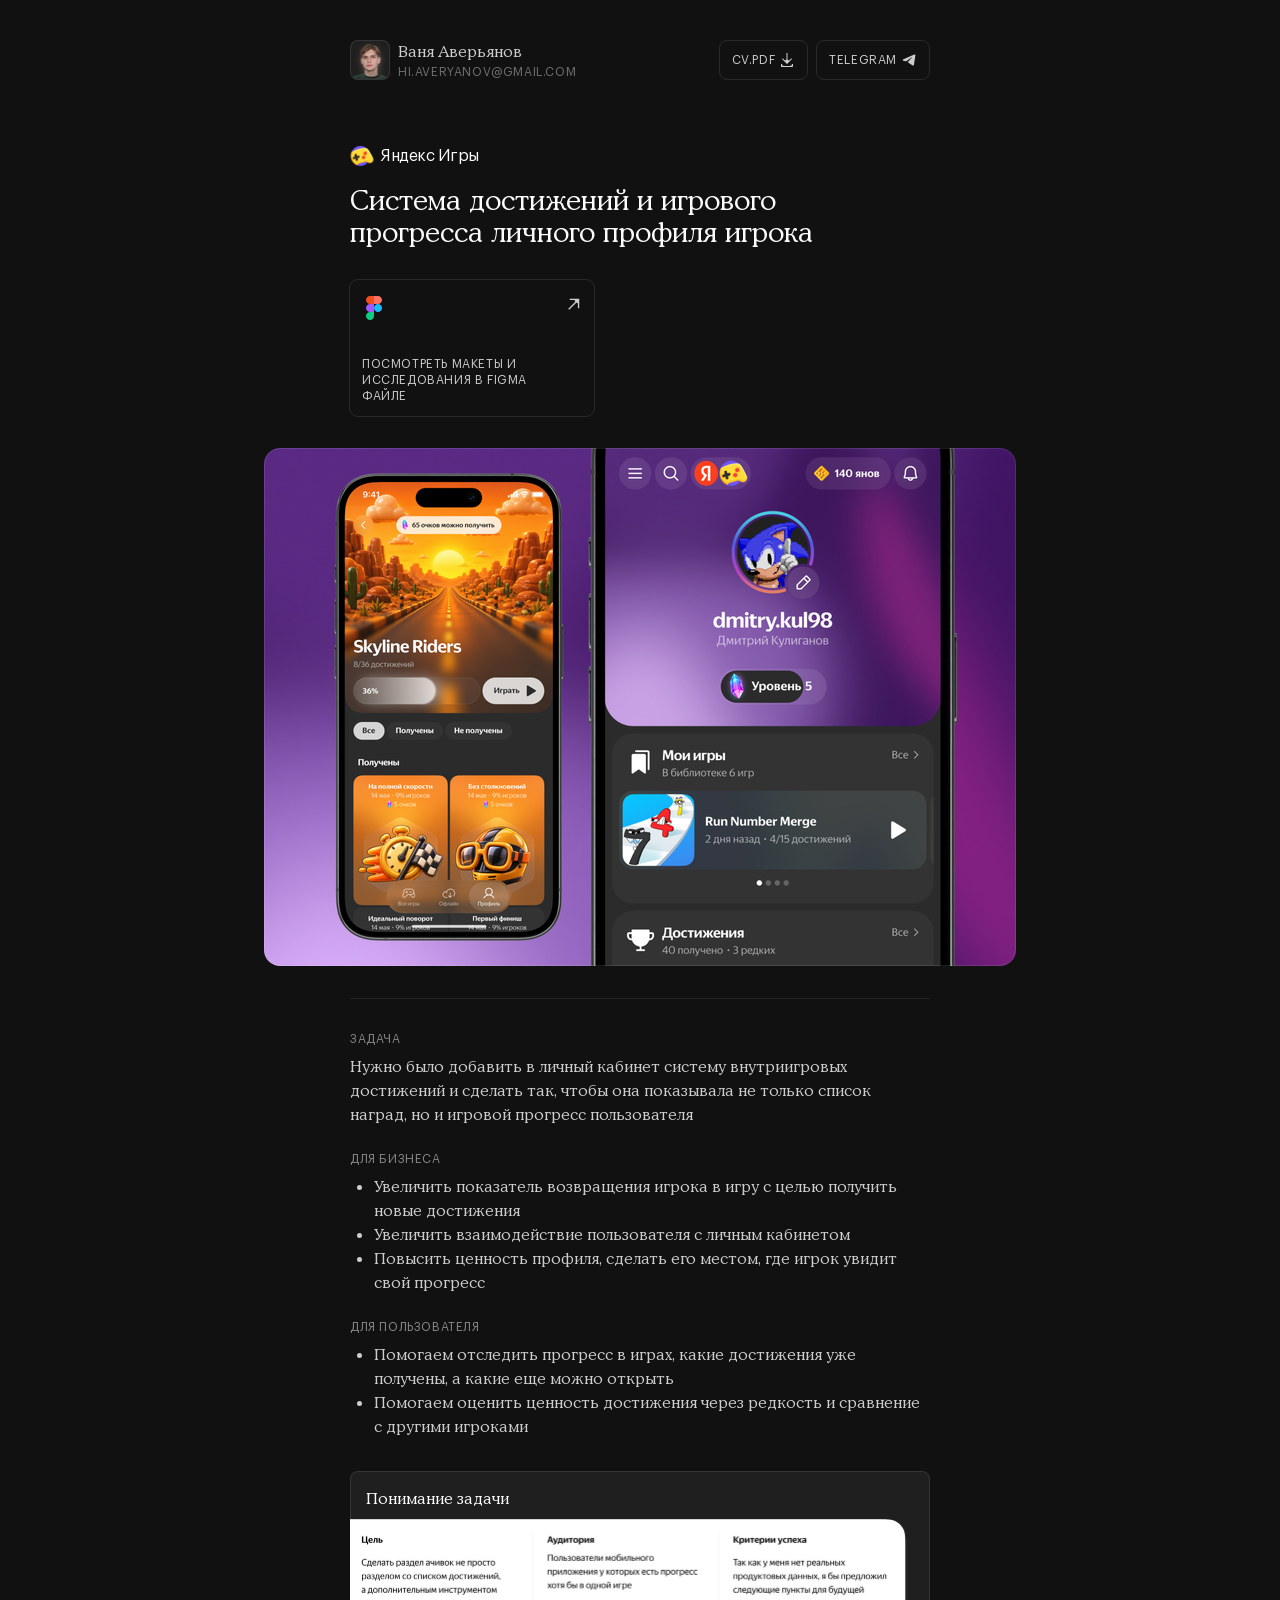
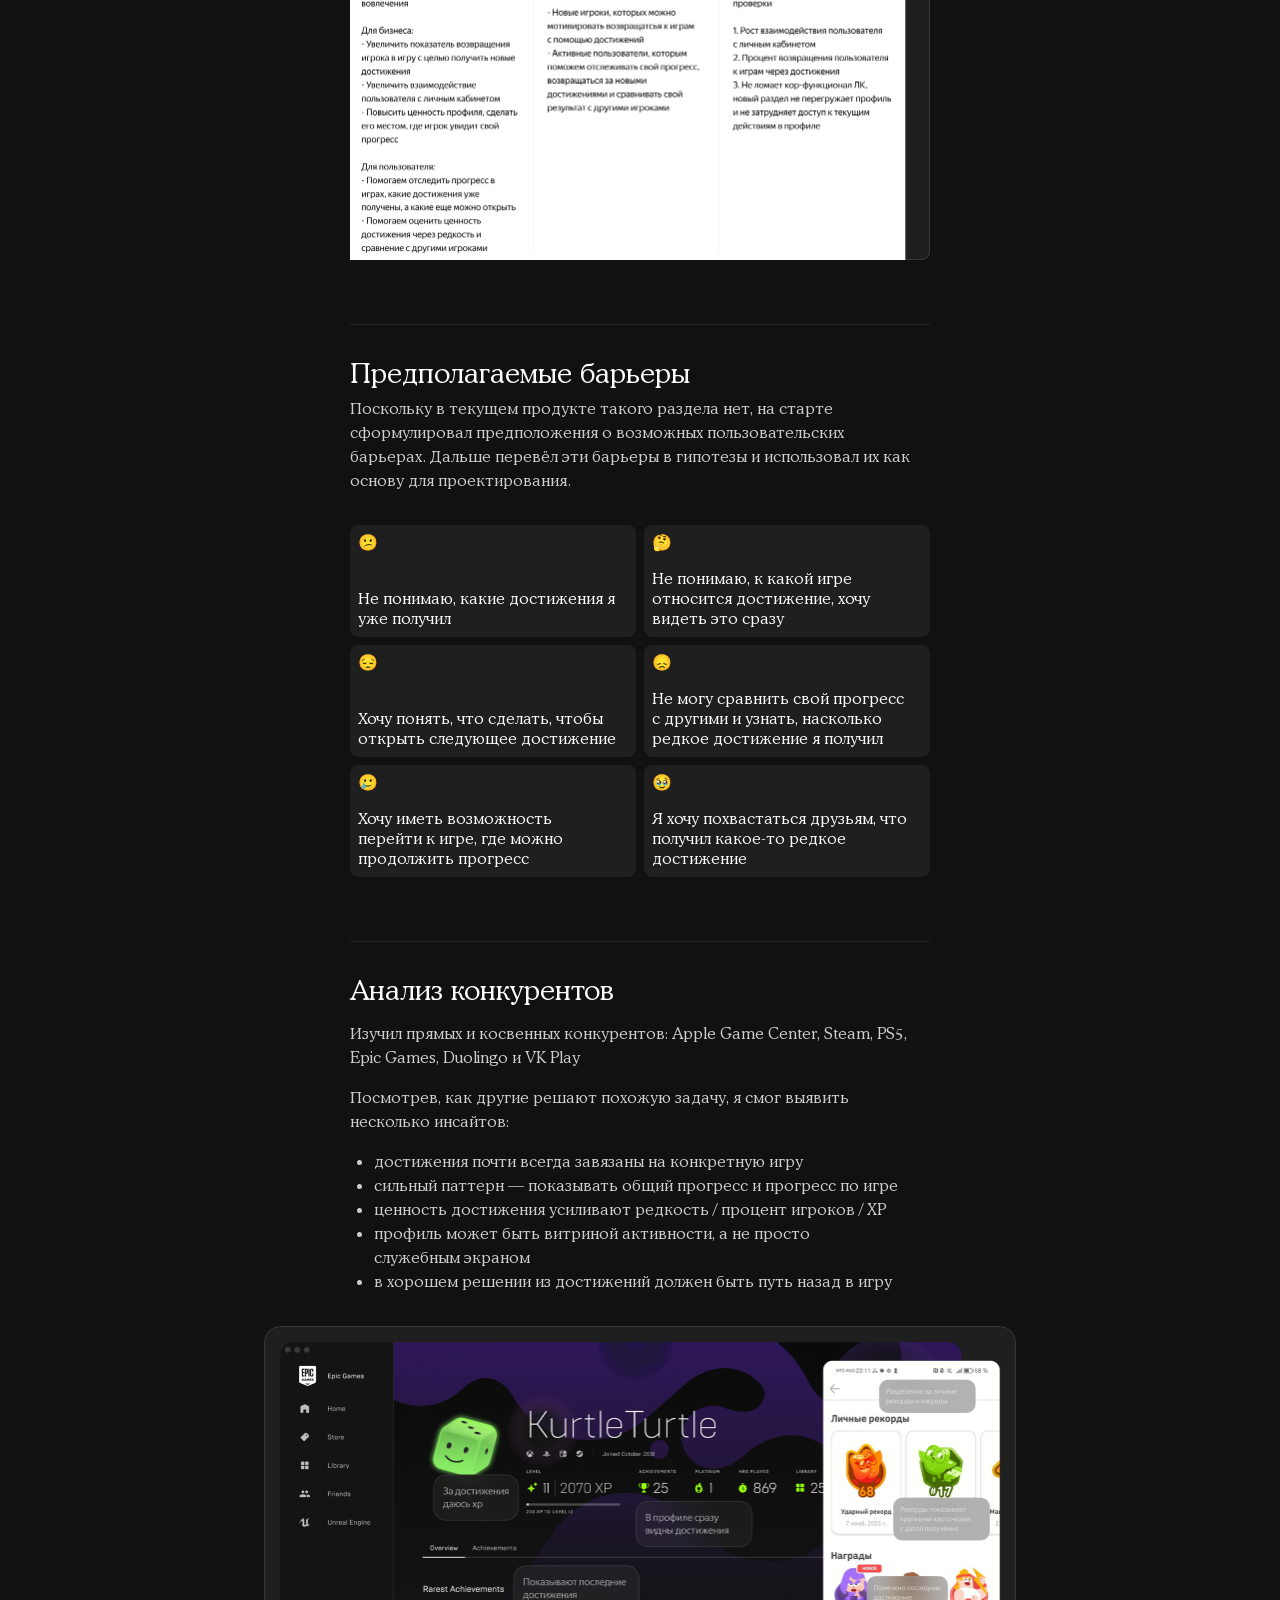
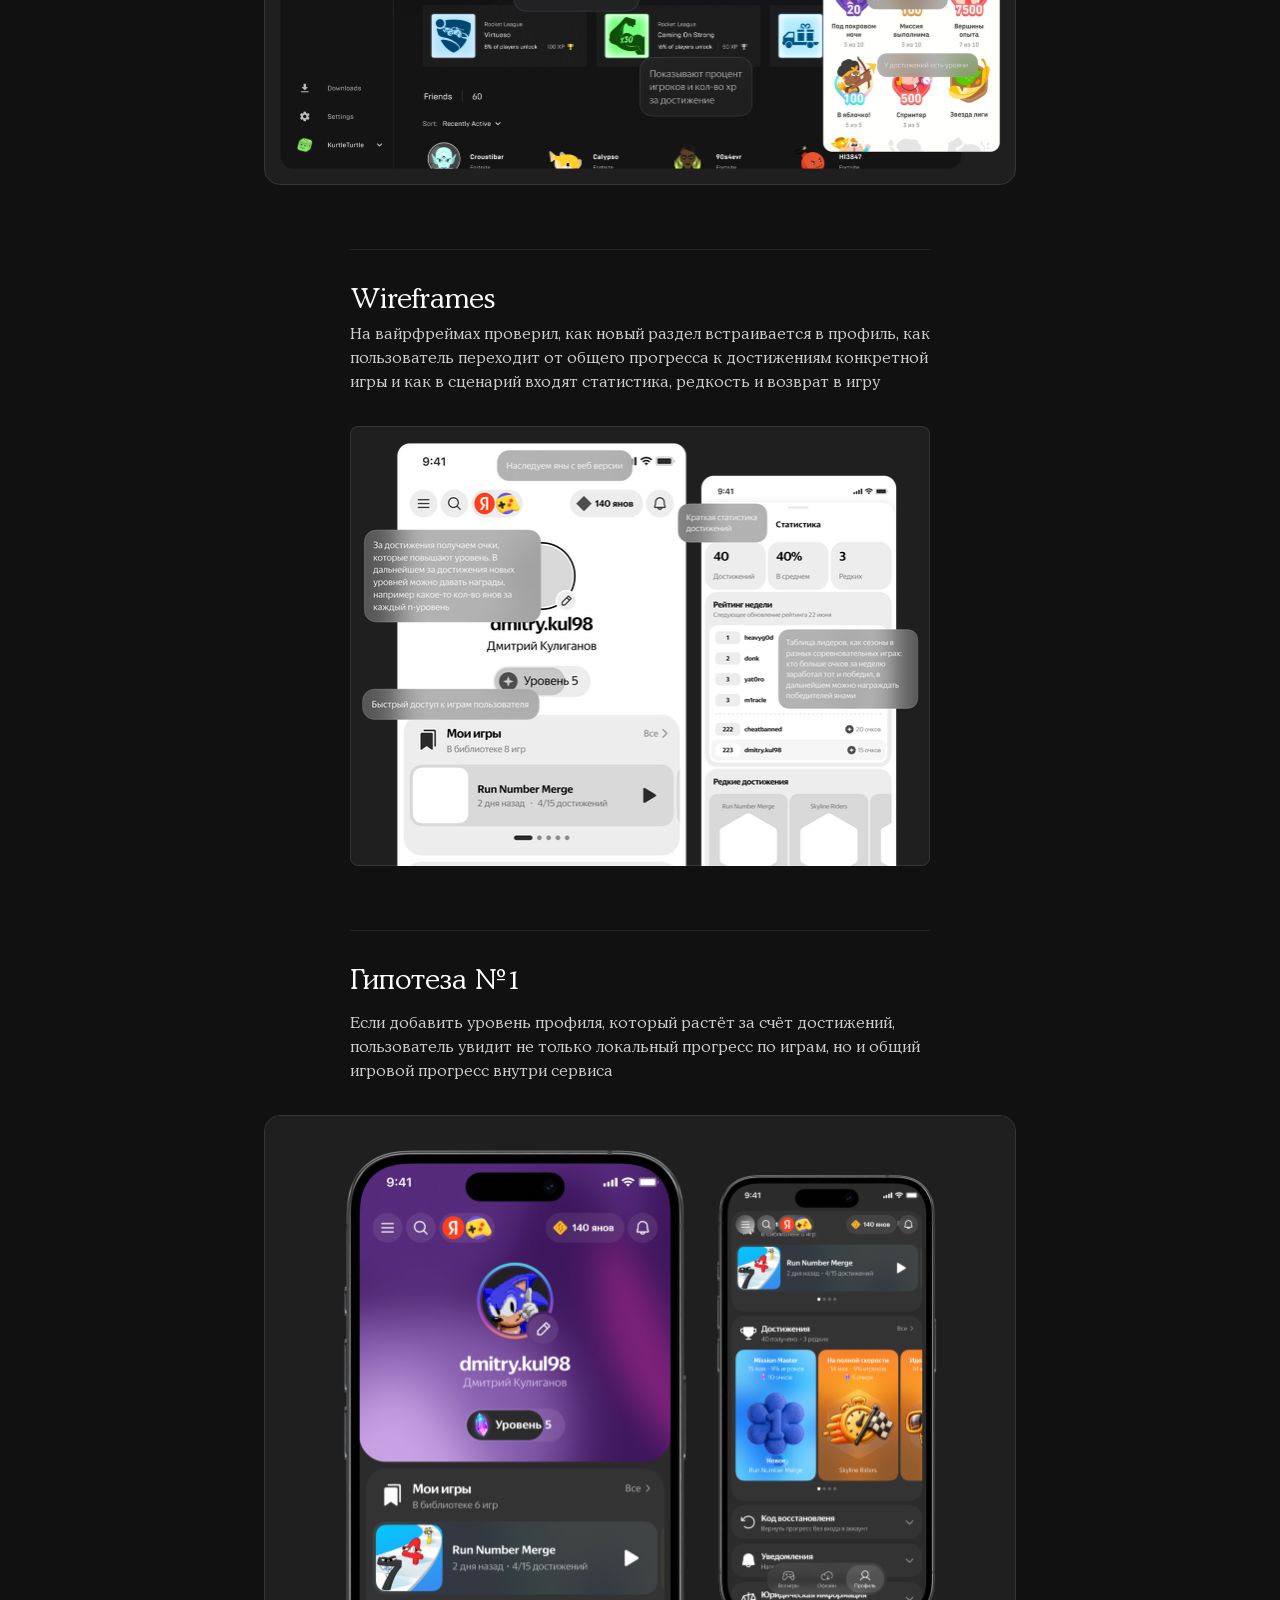
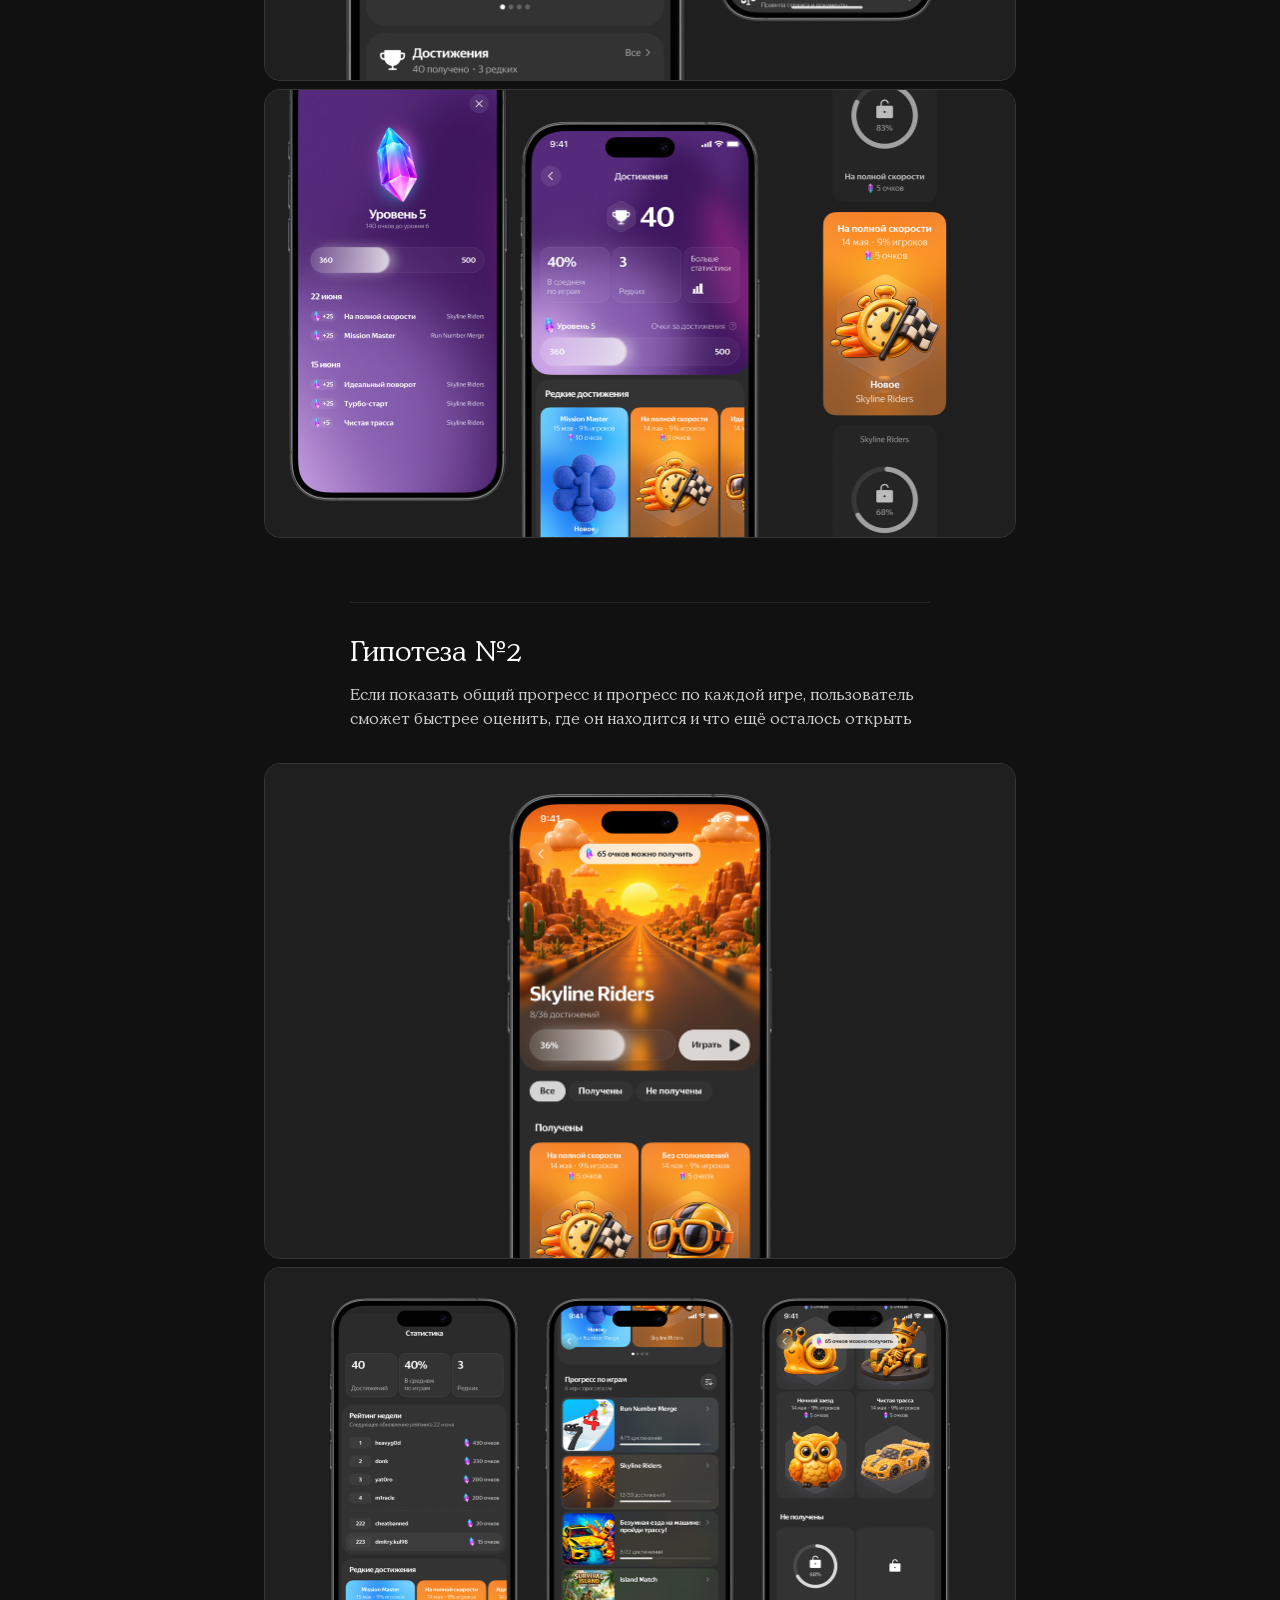
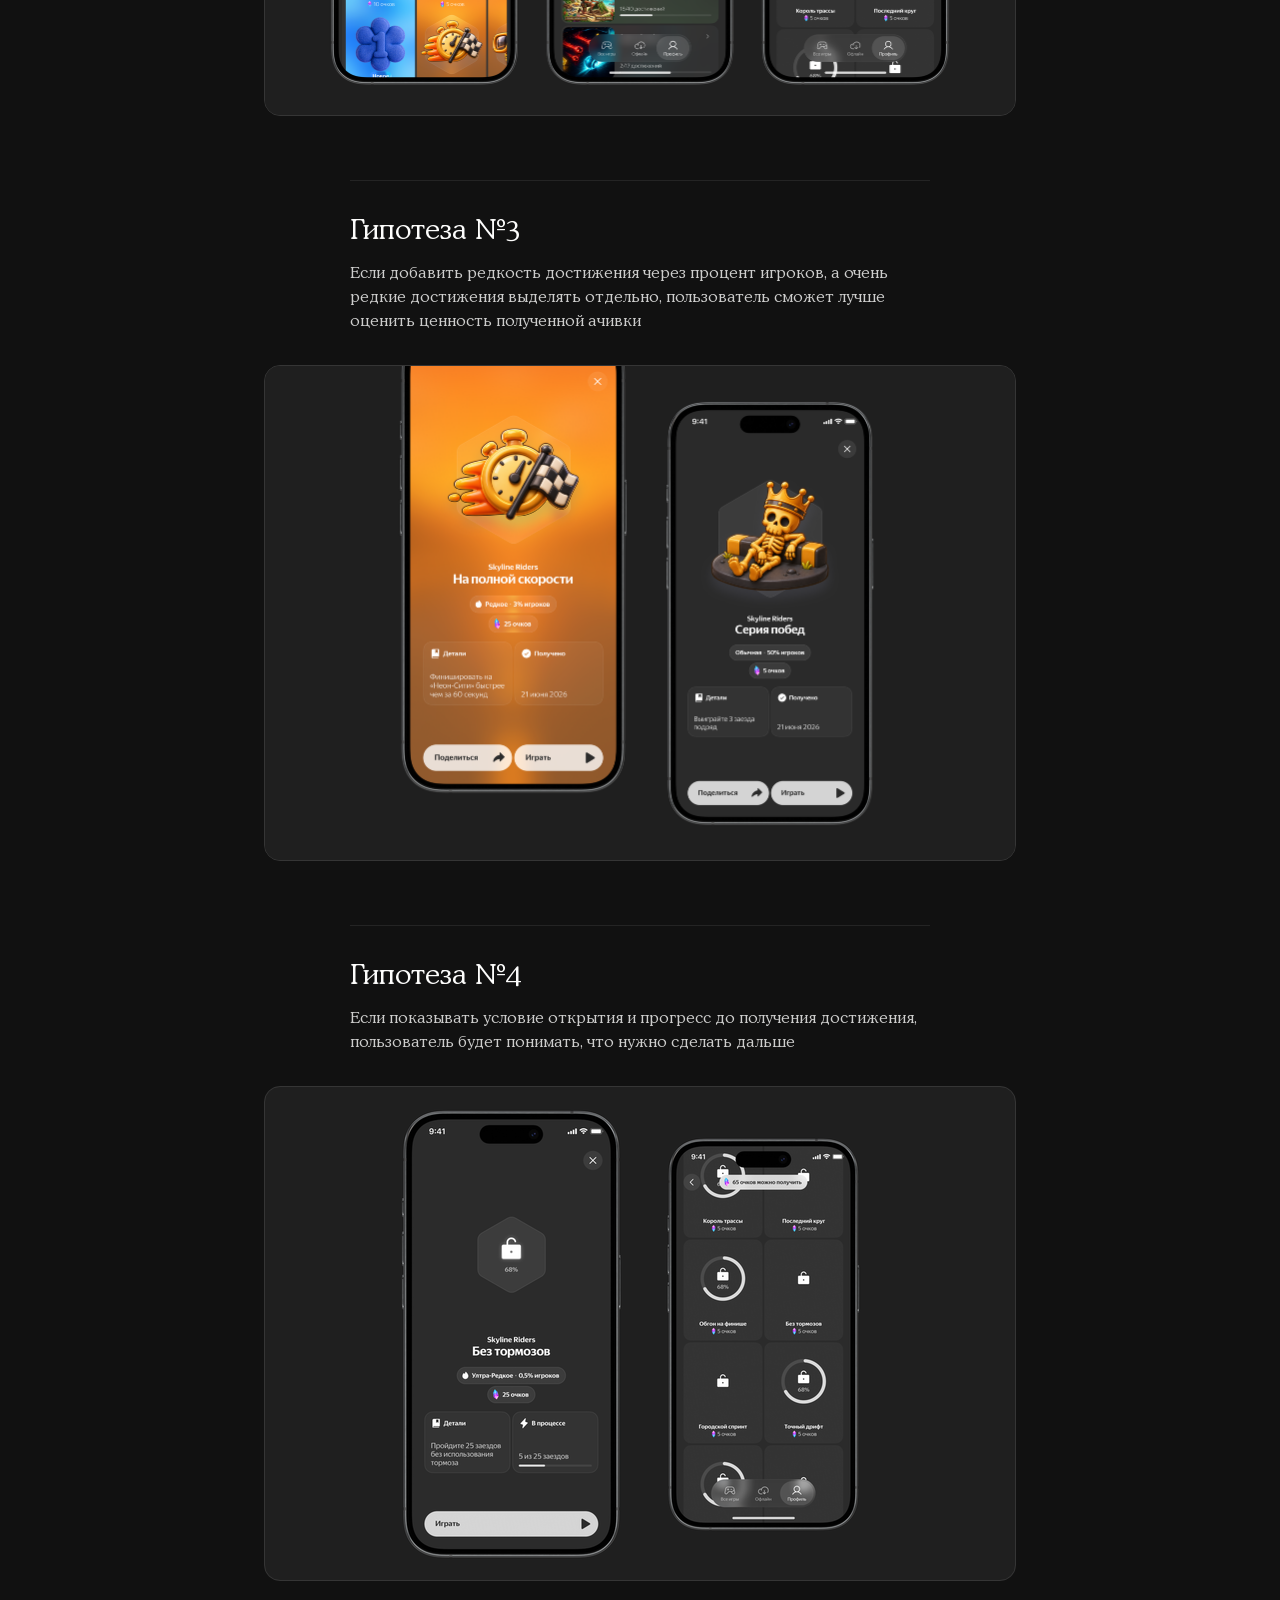
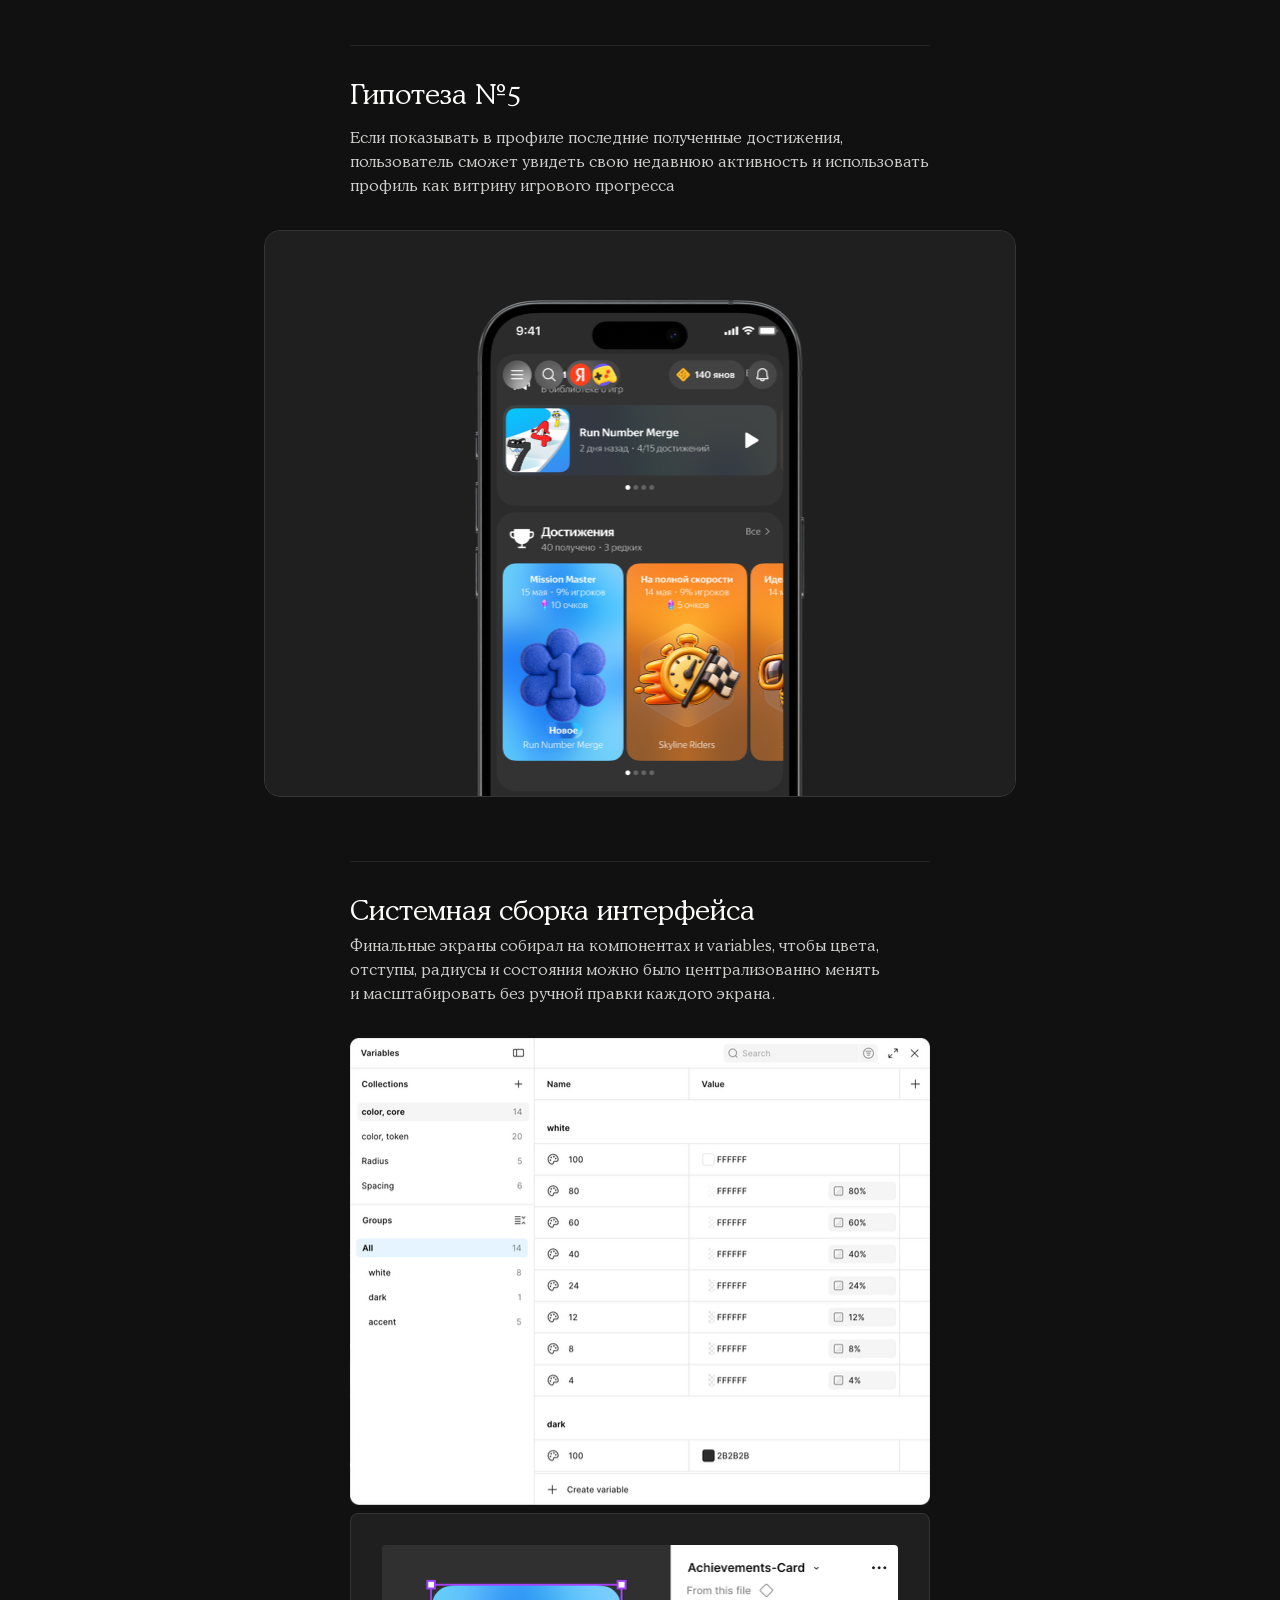
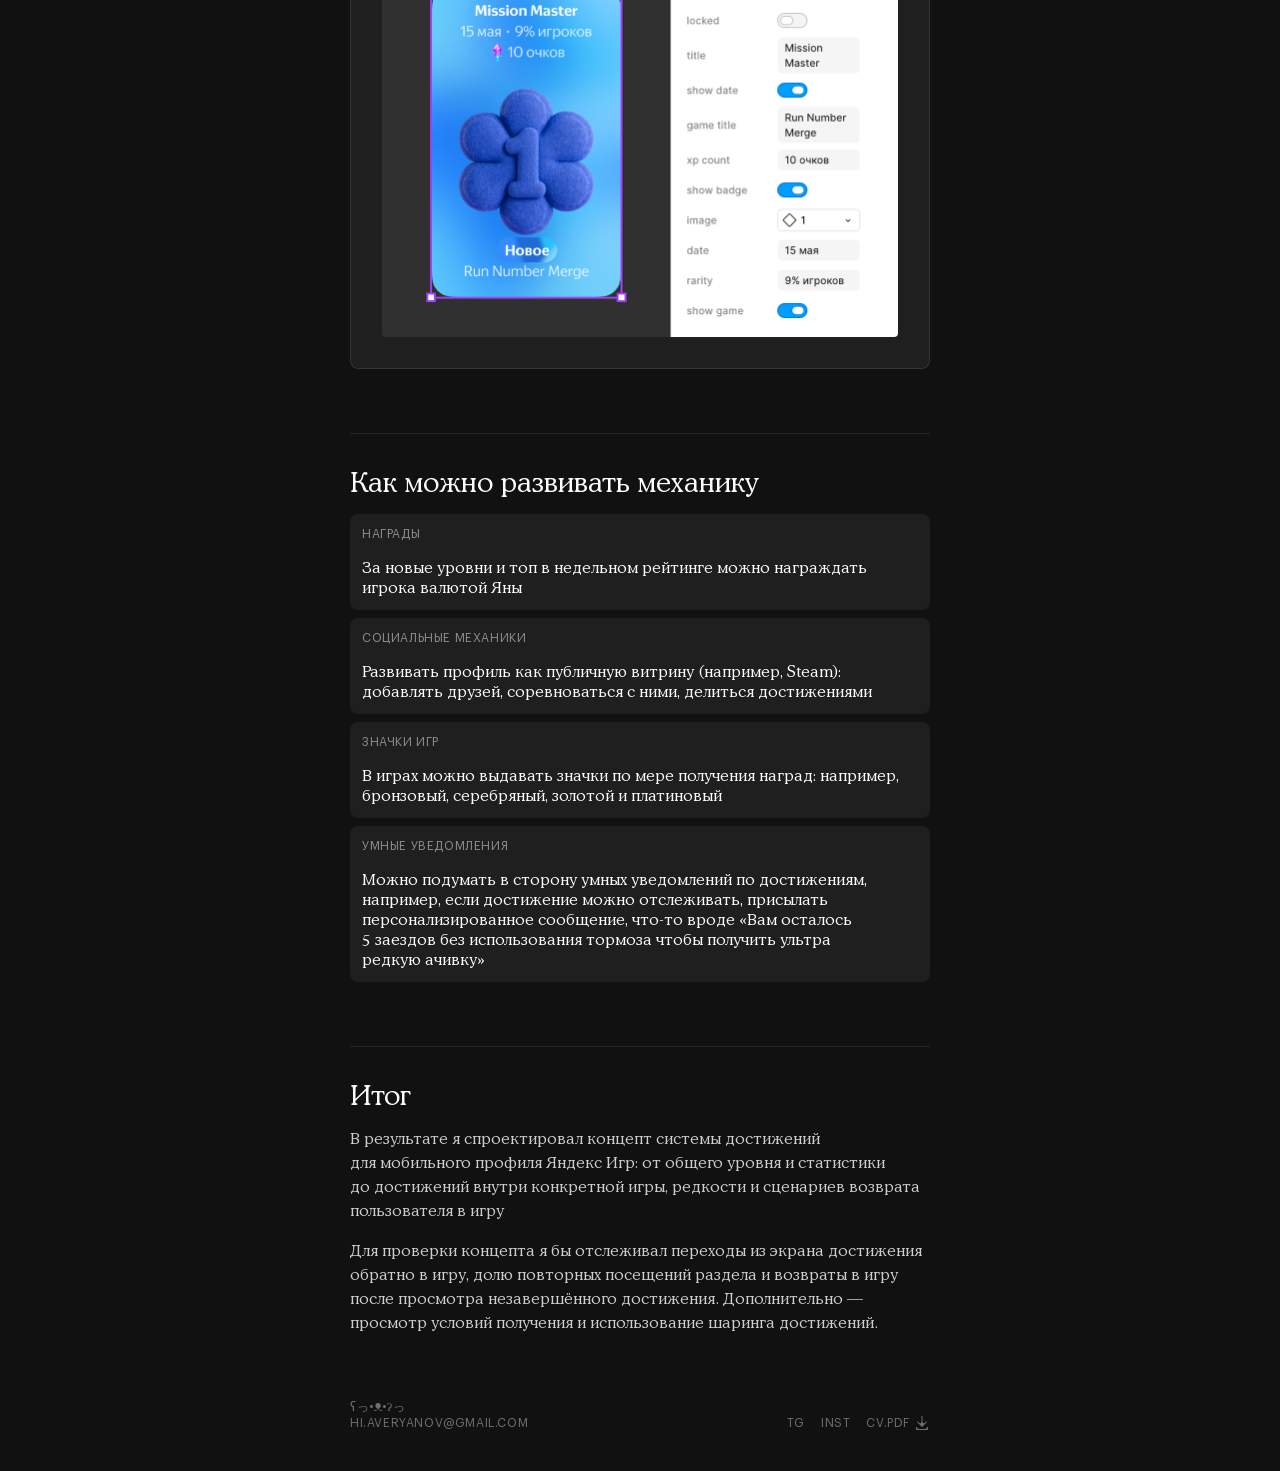
<file: cases/yandex-games/index.html>
<!DOCTYPE html><html lang="ru" class="cooper_58fcd013-module__x8KY3G__variable graphik_f991fe57-module__UIiCQq__variable h-full antialiased"><head><meta charSet="utf-8"/><meta name="viewport" content="width=device-width, initial-scale=1"/><link rel="preload" href="/_next/static/media/CooperLtBTW08_Regular-s.p.2nzx8zg794ucj.woff2" as="font" crossorigin="" type="font/woff2"/><link rel="preload" href="/_next/static/media/GraphikLCGRegular-s.p.0sj5ivc41w31j.ttf" as="font" crossorigin="" type="font/ttf"/><link rel="preload" as="image" imageSrcSet="/assets/cases/yandex-games/hero-preview-752w.webp 20w, /assets/cases/yandex-games/hero-preview-752w.webp 22w, /assets/cases/yandex-games/hero-preview-752w.webp 40w, /assets/cases/yandex-games/hero-preview-752w.webp 44w, /assets/cases/yandex-games/hero-preview-752w.webp 81w, /assets/cases/yandex-games/hero-preview-752w.webp 97w, /assets/cases/yandex-games/hero-preview-752w.webp 162w, /assets/cases/yandex-games/hero-preview-752w.webp 188w, /assets/cases/yandex-games/hero-preview-752w.webp 193w, /assets/cases/yandex-games/hero-preview-752w.webp 201w, /assets/cases/yandex-games/hero-preview-752w.webp 202w, /assets/cases/yandex-games/hero-preview-752w.webp 280w, /assets/cases/yandex-games/hero-preview-752w.webp 286w, /assets/cases/yandex-games/hero-preview-752w.webp 290w, /assets/cases/yandex-games/hero-preview-752w.webp 291w, /assets/cases/yandex-games/hero-preview-752w.webp 292w, /assets/cases/yandex-games/hero-preview-752w.webp 303w, /assets/cases/yandex-games/hero-preview-752w.webp 318w, /assets/cases/yandex-games/hero-preview-752w.webp 319w, /assets/cases/yandex-games/hero-preview-752w.webp 320w, /assets/cases/yandex-games/hero-preview-752w.webp 376w, /assets/cases/yandex-games/hero-preview-752w.webp 400w, /assets/cases/yandex-games/hero-preview-752w.webp 480w, /assets/cases/yandex-games/hero-preview-752w.webp 560w, /assets/cases/yandex-games/hero-preview-752w.webp 580w, /assets/cases/yandex-games/hero-preview-752w.webp 606w, /assets/cases/yandex-games/hero-preview-752w.webp 636w, /assets/cases/yandex-games/hero-preview-752w.webp 669w, /assets/cases/yandex-games/hero-preview-752w.webp 671w, /assets/cases/yandex-games/hero-preview-752w.webp 752w, /assets/cases/yandex-games/hero-preview.webp 828w, /assets/cases/yandex-games/hero-preview.webp 960w, /assets/cases/yandex-games/hero-preview.webp 1080w, /assets/cases/yandex-games/hero-preview.webp 1160w, /assets/cases/yandex-games/hero-preview.webp 1183w, /assets/cases/yandex-games/hero-preview.webp 1280w, /assets/cases/yandex-games/hero-preview.webp 1345w, /assets/cases/yandex-games/hero-preview.webp 1368w, /assets/cases/yandex-games/hero-preview.webp 1504w, /assets/cases/yandex-games/hero-preview.webp 1648w, /assets/cases/yandex-games/hero-preview.webp 1881w, /assets/cases/yandex-games/hero-preview.webp 1882w, /assets/cases/yandex-games/hero-preview.webp 2310w, /assets/cases/yandex-games/hero-preview.webp 2736w" imageSizes="(max-width: 480px) calc(100vw - 32px), (max-width: 832px) calc(100vw - 80px), 752px"/><link rel="stylesheet" href="/_next/static/chunks/1ccbtvw0-_c5s.css" data-precedence="next"/><link rel="stylesheet" href="/_next/static/chunks/1a7v-24jv7bfh.css" data-precedence="next"/><link rel="stylesheet" href="/_next/static/chunks/3zdku9s0jrout.css" data-precedence="next"/><link rel="preload" as="script" fetchPriority="low" href="/_next/static/chunks/3s6nzrbk-8mnv.js"/><script src="/_next/static/chunks/19mx3mg6lkumu.js" async=""></script><script src="/_next/static/chunks/3g4px251sg85e.js" async=""></script><script src="/_next/static/chunks/0erpg4rnzkm4w.js" async=""></script><script src="/_next/static/chunks/turbopack-0m5s035vskmwf.js" async=""></script><script src="/_next/static/chunks/3fntmmi971322.js" async=""></script><script src="/_next/static/chunks/18ng3enut3mlf.js" async=""></script><title>Яндекс Игры</title><meta name="description" content="Система достижений и игрового прогресса личного профиля игрока"/><link rel="canonical" href="https://averyanov-v.ru/cases/yandex-games/"/><meta property="og:title" content="Яндекс Игры"/><meta property="og:description" content="Система достижений и игрового прогресса личного профиля игрока"/><meta property="og:url" content="https://averyanov-v.ru/cases/yandex-games/"/><meta property="og:image" content="https://averyanov-v.ru/opengraph-image.png"/><meta property="og:image:width" content="1200"/><meta property="og:image:height" content="630"/><meta property="og:image:alt" content="Ваня Аверьянов"/><meta property="og:type" content="website"/><meta name="twitter:card" content="summary_large_image"/><meta name="twitter:title" content="Яндекс Игры"/><meta name="twitter:description" content="Система достижений и игрового прогресса личного профиля игрока"/><meta name="twitter:image" content="https://averyanov-v.ru/opengraph-image.png"/><meta name="twitter:image:alt" content="Ваня Аверьянов"/><meta name="twitter:image:width" content="1200"/><meta name="twitter:image:height" content="630"/><link rel="icon" href="/favicon.ico?favicon.2wu22f5kf-8bo.ico" sizes="48x48" type="image/x-icon"/><link rel="icon" href="/icon.png?icon.3e0ca2q-l7sp_.png" sizes="48x48" type="image/png"/><link rel="apple-touch-icon" href="/apple-icon.png?apple-icon.11e8xj4hmht80.png" sizes="180x180" type="image/png"/><meta name="next-size-adjust" content=""/><script src="/_next/static/chunks/0cz1d0mv5g_q7.js" noModule=""></script></head><body class="min-h-full flex flex-col"><div hidden=""><!--$--><!--/$--></div><main lang="ru" class="case-module__58v7Va__page"><div class="case-module__58v7Va__content"><header class="intro-module__JZ17yW__header " data-variant="case" data-case-header=""><div class="intro-module__JZ17yW__caseIdentity"><a class="intro-module__JZ17yW__caseAvatar" aria-label="На главную" href="/"><div class="intro-module__JZ17yW__casePortraitLayer intro-module__JZ17yW__casePortraitBlur"><div class="intro-module__JZ17yW__casePortraitCrop"><img alt="" loading="lazy" width="162" height="241" decoding="async" data-nimg="1" class="intro-module__JZ17yW__portraitImage" style="color:transparent" sizes="81px" srcSet="/assets/navigation/avatar-81w.webp 20w, /assets/navigation/avatar-81w.webp 22w, /assets/navigation/avatar-81w.webp 40w, /assets/navigation/avatar-81w.webp 44w, /assets/navigation/avatar-81w.webp 81w, /assets/navigation/avatar.webp 97w, /assets/navigation/avatar.webp 162w, /assets/navigation/avatar.webp 188w, /assets/navigation/avatar.webp 193w, /assets/navigation/avatar.webp 201w, /assets/navigation/avatar.webp 202w, /assets/navigation/avatar.webp 280w, /assets/navigation/avatar.webp 286w, /assets/navigation/avatar.webp 290w, /assets/navigation/avatar.webp 291w, /assets/navigation/avatar.webp 292w, /assets/navigation/avatar.webp 303w, /assets/navigation/avatar.webp 318w, /assets/navigation/avatar.webp 319w, /assets/navigation/avatar.webp 320w, /assets/navigation/avatar.webp 376w, /assets/navigation/avatar.webp 400w, /assets/navigation/avatar.webp 480w, /assets/navigation/avatar.webp 560w, /assets/navigation/avatar.webp 580w, /assets/navigation/avatar.webp 606w, /assets/navigation/avatar.webp 636w, /assets/navigation/avatar.webp 669w, /assets/navigation/avatar.webp 671w, /assets/navigation/avatar.webp 752w, /assets/navigation/avatar.webp 828w, /assets/navigation/avatar.webp 960w, /assets/navigation/avatar.webp 1080w, /assets/navigation/avatar.webp 1160w, /assets/navigation/avatar.webp 1183w, /assets/navigation/avatar.webp 1280w, /assets/navigation/avatar.webp 1345w, /assets/navigation/avatar.webp 1368w, /assets/navigation/avatar.webp 1504w, /assets/navigation/avatar.webp 1648w, /assets/navigation/avatar.webp 1881w, /assets/navigation/avatar.webp 1882w, /assets/navigation/avatar.webp 2310w, /assets/navigation/avatar.webp 2736w" src="/assets/navigation/avatar.webp"/></div></div><div class="intro-module__JZ17yW__casePortraitLayer "><div class="intro-module__JZ17yW__casePortraitCrop"><img alt="" loading="lazy" width="162" height="241" decoding="async" data-nimg="1" class="intro-module__JZ17yW__portraitImage" style="color:transparent" sizes="81px" srcSet="/assets/navigation/avatar-81w.webp 20w, /assets/navigation/avatar-81w.webp 22w, /assets/navigation/avatar-81w.webp 40w, /assets/navigation/avatar-81w.webp 44w, /assets/navigation/avatar-81w.webp 81w, /assets/navigation/avatar.webp 97w, /assets/navigation/avatar.webp 162w, /assets/navigation/avatar.webp 188w, /assets/navigation/avatar.webp 193w, /assets/navigation/avatar.webp 201w, /assets/navigation/avatar.webp 202w, /assets/navigation/avatar.webp 280w, /assets/navigation/avatar.webp 286w, /assets/navigation/avatar.webp 290w, /assets/navigation/avatar.webp 291w, /assets/navigation/avatar.webp 292w, /assets/navigation/avatar.webp 303w, /assets/navigation/avatar.webp 318w, /assets/navigation/avatar.webp 319w, /assets/navigation/avatar.webp 320w, /assets/navigation/avatar.webp 376w, /assets/navigation/avatar.webp 400w, /assets/navigation/avatar.webp 480w, /assets/navigation/avatar.webp 560w, /assets/navigation/avatar.webp 580w, /assets/navigation/avatar.webp 606w, /assets/navigation/avatar.webp 636w, /assets/navigation/avatar.webp 669w, /assets/navigation/avatar.webp 671w, /assets/navigation/avatar.webp 752w, /assets/navigation/avatar.webp 828w, /assets/navigation/avatar.webp 960w, /assets/navigation/avatar.webp 1080w, /assets/navigation/avatar.webp 1160w, /assets/navigation/avatar.webp 1183w, /assets/navigation/avatar.webp 1280w, /assets/navigation/avatar.webp 1345w, /assets/navigation/avatar.webp 1368w, /assets/navigation/avatar.webp 1504w, /assets/navigation/avatar.webp 1648w, /assets/navigation/avatar.webp 1881w, /assets/navigation/avatar.webp 1882w, /assets/navigation/avatar.webp 2310w, /assets/navigation/avatar.webp 2736w" src="/assets/navigation/avatar.webp"/></div><div class="intro-module__JZ17yW__casePortraitFade"></div></div></a><div class="intro-module__JZ17yW__identity"><p class="typography-module__DMDTha__body16 intro-module__JZ17yW__name">Ваня Аверьянов</p><a class="typography-module__DMDTha__caption12 intro-module__JZ17yW__email plain-link-module__WH550W__plainLink" href="mailto:hi.averyanov@gmail.com"><span>hi.averyanov@gmail.com</span></a></div></div><nav class="intro-module__JZ17yW__links" aria-label="Резюме и Telegram"><a class="typography-module__DMDTha__caption12 intro-module__JZ17yW__link animated-border-module__HMnmPG__host" href="https://drive.google.com/file/d/1afVxVpmGOnT8p98lqoi6nSv0_E0S9SoU/preview" target="_blank" rel="noopener noreferrer"><span class="animated-border-module__HMnmPG__overlay animated-border-module__HMnmPG__compact" aria-hidden="true"></span><span class="intro-module__JZ17yW__linkLabel">CV.Pdf</span><img alt="" aria-hidden="true" loading="lazy" width="16" height="16" decoding="async" data-nimg="1" style="color:transparent" srcSet="/assets/intro/cv-icon.svg 1x, /assets/intro/cv-icon.svg 2x" src="/assets/intro/cv-icon.svg"/></a><a class="typography-module__DMDTha__caption12 intro-module__JZ17yW__link animated-border-module__HMnmPG__host" href="https://t.me/tomat_v" target="_blank" rel="noopener noreferrer"><span class="animated-border-module__HMnmPG__overlay animated-border-module__HMnmPG__compact" aria-hidden="true"></span><span class="intro-module__JZ17yW__linkLabel">Telegram</span><img alt="" aria-hidden="true" loading="lazy" width="16" height="16" decoding="async" data-nimg="1" style="color:transparent" srcSet="/assets/intro/telegram-icon.svg 1x, /assets/intro/telegram-icon.svg 2x" src="/assets/intro/telegram-icon.svg"/></a></nav></header><div class="page-module__CJrXsW__hero"><div class="page-module__CJrXsW__heroText"><div class="page-module__CJrXsW__brand"><span class="page-module__CJrXsW__logo"><img alt="" aria-hidden="true" loading="lazy" width="193" height="42" decoding="async" data-nimg="1" class="page-module__CJrXsW__logoImage" style="color:transparent" sizes="89.46px" srcSet="/assets/projects/yandex-logo-97w.webp 20w, /assets/projects/yandex-logo-97w.webp 22w, /assets/projects/yandex-logo-97w.webp 40w, /assets/projects/yandex-logo-97w.webp 44w, /assets/projects/yandex-logo-97w.webp 81w, /assets/projects/yandex-logo-97w.webp 97w, /assets/projects/yandex-logo.webp 162w, /assets/projects/yandex-logo.webp 188w, /assets/projects/yandex-logo.webp 193w, /assets/projects/yandex-logo.webp 201w, /assets/projects/yandex-logo.webp 202w, /assets/projects/yandex-logo.webp 280w, /assets/projects/yandex-logo.webp 286w, /assets/projects/yandex-logo.webp 290w, /assets/projects/yandex-logo.webp 291w, /assets/projects/yandex-logo.webp 292w, /assets/projects/yandex-logo.webp 303w, /assets/projects/yandex-logo.webp 318w, /assets/projects/yandex-logo.webp 319w, /assets/projects/yandex-logo.webp 320w, /assets/projects/yandex-logo.webp 376w, /assets/projects/yandex-logo.webp 400w, /assets/projects/yandex-logo.webp 480w, /assets/projects/yandex-logo.webp 560w, /assets/projects/yandex-logo.webp 580w, /assets/projects/yandex-logo.webp 606w, /assets/projects/yandex-logo.webp 636w, /assets/projects/yandex-logo.webp 669w, /assets/projects/yandex-logo.webp 671w, /assets/projects/yandex-logo.webp 752w, /assets/projects/yandex-logo.webp 828w, /assets/projects/yandex-logo.webp 960w, /assets/projects/yandex-logo.webp 1080w, /assets/projects/yandex-logo.webp 1160w, /assets/projects/yandex-logo.webp 1183w, /assets/projects/yandex-logo.webp 1280w, /assets/projects/yandex-logo.webp 1345w, /assets/projects/yandex-logo.webp 1368w, /assets/projects/yandex-logo.webp 1504w, /assets/projects/yandex-logo.webp 1648w, /assets/projects/yandex-logo.webp 1881w, /assets/projects/yandex-logo.webp 1882w, /assets/projects/yandex-logo.webp 2310w, /assets/projects/yandex-logo.webp 2736w" src="/assets/projects/yandex-logo.webp"/></span><p class="projects-module__PDyoba__graphikTitle">Яндекс Игры</p></div><h1 class="typography-module__DMDTha__h2 page-module__CJrXsW__title">Система достижений и игрового прогресса личного профиля игрока</h1></div><a class="case-module__58v7Va__cta case-module__58v7Va__ctaLandscape animated-border-module__HMnmPG__host" href="https://www.figma.com/design/JluPS7yY9fGta5EpC3MEwp/%D0%AF%D0%BD%D0%B4%D0%B5%D0%BA-%D0%98%D0%B3%D1%80%D1%8B?node-id=93-1765&amp;t=7DADT0443ImzcEJM-1" target="_blank" rel="noopener noreferrer"><span class="animated-border-module__HMnmPG__overlay animated-border-module__HMnmPG__large" aria-hidden="true"></span><span class="case-module__58v7Va__ctaContent"><span class="case-module__58v7Va__ctaIcon case-module__58v7Va__figmaIcon"><img alt="" aria-hidden="true" loading="lazy" width="16" height="24" decoding="async" data-nimg="1" style="color:transparent" srcSet="/assets/cases/azbuka/figma.svg 1x, /assets/cases/azbuka/figma.svg 2x" src="/assets/cases/azbuka/figma.svg"/></span><span class="typography-module__DMDTha__caption12 case-module__58v7Va__ctaText">Посмотреть макеты и исследования в figma файле</span></span><img alt="" aria-hidden="true" loading="lazy" width="24" height="24" decoding="async" data-nimg="1" style="color:transparent" srcSet="/assets/cases/azbuka/arrow.svg 1x, /assets/cases/azbuka/arrow.svg 2x" src="/assets/cases/azbuka/arrow.svg"/></a><figure class="case-module__58v7Va__media"><div class="case-module__58v7Va__mediaFrame case-module__58v7Va__subtle case-module__58v7Va__soft case-module__58v7Va__borderOverlay" style="padding:0;border-radius:16px"><div class="case-module__58v7Va__imageSlot" style="aspect-ratio:1.4518072459519256;border-radius:0"><img alt="Превью системы достижений Яндекс Игр" loading="eager" decoding="async" data-nimg="fill" class="case-module__58v7Va__image" style="position:absolute;height:100%;width:100%;left:0;top:0;right:0;bottom:0;color:transparent" sizes="(max-width: 480px) calc(100vw - 32px), (max-width: 832px) calc(100vw - 80px), 752px" srcSet="/assets/cases/yandex-games/hero-preview-752w.webp 20w, /assets/cases/yandex-games/hero-preview-752w.webp 22w, /assets/cases/yandex-games/hero-preview-752w.webp 40w, /assets/cases/yandex-games/hero-preview-752w.webp 44w, /assets/cases/yandex-games/hero-preview-752w.webp 81w, /assets/cases/yandex-games/hero-preview-752w.webp 97w, /assets/cases/yandex-games/hero-preview-752w.webp 162w, /assets/cases/yandex-games/hero-preview-752w.webp 188w, /assets/cases/yandex-games/hero-preview-752w.webp 193w, /assets/cases/yandex-games/hero-preview-752w.webp 201w, /assets/cases/yandex-games/hero-preview-752w.webp 202w, /assets/cases/yandex-games/hero-preview-752w.webp 280w, /assets/cases/yandex-games/hero-preview-752w.webp 286w, /assets/cases/yandex-games/hero-preview-752w.webp 290w, /assets/cases/yandex-games/hero-preview-752w.webp 291w, /assets/cases/yandex-games/hero-preview-752w.webp 292w, /assets/cases/yandex-games/hero-preview-752w.webp 303w, /assets/cases/yandex-games/hero-preview-752w.webp 318w, /assets/cases/yandex-games/hero-preview-752w.webp 319w, /assets/cases/yandex-games/hero-preview-752w.webp 320w, /assets/cases/yandex-games/hero-preview-752w.webp 376w, /assets/cases/yandex-games/hero-preview-752w.webp 400w, /assets/cases/yandex-games/hero-preview-752w.webp 480w, /assets/cases/yandex-games/hero-preview-752w.webp 560w, /assets/cases/yandex-games/hero-preview-752w.webp 580w, /assets/cases/yandex-games/hero-preview-752w.webp 606w, /assets/cases/yandex-games/hero-preview-752w.webp 636w, /assets/cases/yandex-games/hero-preview-752w.webp 669w, /assets/cases/yandex-games/hero-preview-752w.webp 671w, /assets/cases/yandex-games/hero-preview-752w.webp 752w, /assets/cases/yandex-games/hero-preview.webp 828w, /assets/cases/yandex-games/hero-preview.webp 960w, /assets/cases/yandex-games/hero-preview.webp 1080w, /assets/cases/yandex-games/hero-preview.webp 1160w, /assets/cases/yandex-games/hero-preview.webp 1183w, /assets/cases/yandex-games/hero-preview.webp 1280w, /assets/cases/yandex-games/hero-preview.webp 1345w, /assets/cases/yandex-games/hero-preview.webp 1368w, /assets/cases/yandex-games/hero-preview.webp 1504w, /assets/cases/yandex-games/hero-preview.webp 1648w, /assets/cases/yandex-games/hero-preview.webp 1881w, /assets/cases/yandex-games/hero-preview.webp 1882w, /assets/cases/yandex-games/hero-preview.webp 2310w, /assets/cases/yandex-games/hero-preview.webp 2736w" src="/assets/cases/yandex-games/hero-preview.webp"/></div></div></figure><div class="page-module__CJrXsW__context"><section id="task" aria-labelledby="task-heading" class="case-module__58v7Va__section  "><div class="case-module__58v7Va__introduction"><div class="case-module__58v7Va__sectionText "><div class="case-module__58v7Va__headingGroup"><h3 id="task-heading" class="typography-module__DMDTha__caption12 case-module__58v7Va__label">Задача</h3></div><div class="typography-module__DMDTha__body16 case-module__58v7Va__prose case-module__58v7Va__wideProse"><p>Нужно было добавить в личный кабинет систему внутриигровых достижений и сделать так, чтобы она показывала не только список наград, но и игровой прогресс пользователя</p></div></div></div></section><section id="business" aria-labelledby="business-heading" class="case-module__58v7Va__section  "><div class="case-module__58v7Va__introduction"><div class="case-module__58v7Va__sectionText "><div class="case-module__58v7Va__headingGroup"><h3 id="business-heading" class="typography-module__DMDTha__caption12 case-module__58v7Va__label">Для Бизнеса</h3></div><div class="typography-module__DMDTha__body16 case-module__58v7Va__prose case-module__58v7Va__wideProse"><ul class="page-module__CJrXsW__list"><li>Увеличить показатель возвращения игрока в игру с целью получить новые достижения</li><li>Увеличить взаимодействие пользователя с личным кабинетом</li><li>Повысить ценность профиля, сделать его местом, где игрок увидит свой прогресс</li></ul></div></div></div></section><section id="user" aria-labelledby="user-heading" class="case-module__58v7Va__section  "><div class="case-module__58v7Va__introduction"><div class="case-module__58v7Va__sectionText "><div class="case-module__58v7Va__headingGroup"><h3 id="user-heading" class="typography-module__DMDTha__caption12 case-module__58v7Va__label">Для Пользователя</h3></div><div class="typography-module__DMDTha__body16 case-module__58v7Va__prose case-module__58v7Va__wideProse"><ul class="page-module__CJrXsW__list"><li>Помогаем отследить прогресс в играх, какие достижения уже получены, а какие еще можно открыть</li><li>Помогаем оценить ценность достижения через редкость и сравнение с другими игроками</li></ul></div></div></div></section></div><figure class="page-module__CJrXsW__understanding"><figcaption class="typography-module__DMDTha__body16 page-module__CJrXsW__understandingTitle">Понимание задачи</figcaption><img alt="Схема понимания задачи" loading="lazy" width="1130" height="699" decoding="async" data-nimg="1" class="page-module__CJrXsW__understandingImage" style="color:transparent;aspect-ratio:1.6158392738828977" sizes="(max-width: 480px) calc(100vw - 48px), (max-width: 660px) calc(100vw - 96px), 564px" srcSet="/assets/cases/yandex-games/task-understanding-565w.webp 20w, /assets/cases/yandex-games/task-understanding-565w.webp 22w, /assets/cases/yandex-games/task-understanding-565w.webp 40w, /assets/cases/yandex-games/task-understanding-565w.webp 44w, /assets/cases/yandex-games/task-understanding-565w.webp 81w, /assets/cases/yandex-games/task-understanding-565w.webp 97w, /assets/cases/yandex-games/task-understanding-565w.webp 162w, /assets/cases/yandex-games/task-understanding-565w.webp 188w, /assets/cases/yandex-games/task-understanding-565w.webp 193w, /assets/cases/yandex-games/task-understanding-565w.webp 201w, /assets/cases/yandex-games/task-understanding-565w.webp 202w, /assets/cases/yandex-games/task-understanding-565w.webp 280w, /assets/cases/yandex-games/task-understanding-565w.webp 286w, /assets/cases/yandex-games/task-understanding-565w.webp 290w, /assets/cases/yandex-games/task-understanding-565w.webp 291w, /assets/cases/yandex-games/task-understanding-565w.webp 292w, /assets/cases/yandex-games/task-understanding-565w.webp 303w, /assets/cases/yandex-games/task-understanding-565w.webp 318w, /assets/cases/yandex-games/task-understanding-565w.webp 319w, /assets/cases/yandex-games/task-understanding-565w.webp 320w, /assets/cases/yandex-games/task-understanding-565w.webp 376w, /assets/cases/yandex-games/task-understanding-565w.webp 400w, /assets/cases/yandex-games/task-understanding-565w.webp 480w, /assets/cases/yandex-games/task-understanding-565w.webp 560w, /assets/cases/yandex-games/task-understanding.webp 580w, /assets/cases/yandex-games/task-understanding.webp 606w, /assets/cases/yandex-games/task-understanding.webp 636w, /assets/cases/yandex-games/task-understanding.webp 669w, /assets/cases/yandex-games/task-understanding.webp 671w, /assets/cases/yandex-games/task-understanding.webp 752w, /assets/cases/yandex-games/task-understanding.webp 828w, /assets/cases/yandex-games/task-understanding.webp 960w, /assets/cases/yandex-games/task-understanding.webp 1080w, /assets/cases/yandex-games/task-understanding.webp 1160w, /assets/cases/yandex-games/task-understanding.webp 1183w, /assets/cases/yandex-games/task-understanding.webp 1280w, /assets/cases/yandex-games/task-understanding.webp 1345w, /assets/cases/yandex-games/task-understanding.webp 1368w, /assets/cases/yandex-games/task-understanding.webp 1504w, /assets/cases/yandex-games/task-understanding.webp 1648w, /assets/cases/yandex-games/task-understanding.webp 1881w, /assets/cases/yandex-games/task-understanding.webp 1882w, /assets/cases/yandex-games/task-understanding.webp 2310w, /assets/cases/yandex-games/task-understanding.webp 2736w" src="/assets/cases/yandex-games/task-understanding.webp"/></figure></div><section id="pains" aria-labelledby="pains-heading" class="case-module__58v7Va__section case-module__58v7Va__divider "><div class="case-module__58v7Va__introduction"><div class="case-module__58v7Va__sectionText "><div class="case-module__58v7Va__headingGroup"><h2 id="pains-heading" class="typography-module__DMDTha__h2 case-module__58v7Va__heading">Предполагаемые барьеры</h2></div><div class="typography-module__DMDTha__body16 case-module__58v7Va__prose case-module__58v7Va__wideProse"><p>Поскольку в текущем продукте такого раздела нет, на старте сформулировал предположения о возможных пользовательских барьерах. Дальше перевёл эти барьеры в гипотезы и использовал их как основу для проектирования.</p></div></div></div><ul class="page-module__CJrXsW__painGrid"><li class="page-module__CJrXsW__painCard"><span class="page-module__CJrXsW__emoji" aria-hidden="true">😕</span><p class="typography-module__DMDTha__bodyCompact page-module__CJrXsW__cardText">Не понимаю, какие достижения я уже получил</p></li><li class="page-module__CJrXsW__painCard"><span class="page-module__CJrXsW__emoji" aria-hidden="true">🤔</span><p class="typography-module__DMDTha__bodyCompact page-module__CJrXsW__cardText">Не понимаю, к какой игре относится достижение, хочу видеть это сразу</p></li><li class="page-module__CJrXsW__painCard"><span class="page-module__CJrXsW__emoji" aria-hidden="true">😔</span><p class="typography-module__DMDTha__bodyCompact page-module__CJrXsW__cardText">Хочу понять, что сделать, чтобы открыть следующее достижение</p></li><li class="page-module__CJrXsW__painCard"><span class="page-module__CJrXsW__emoji" aria-hidden="true">😞</span><p class="typography-module__DMDTha__bodyCompact page-module__CJrXsW__cardText">Не могу сравнить свой прогресс  с другими и узнать, насколько редкое достижение я получил</p></li><li class="page-module__CJrXsW__painCard"><span class="page-module__CJrXsW__emoji" aria-hidden="true">🥲</span><p class="typography-module__DMDTha__bodyCompact page-module__CJrXsW__cardText">Хочу иметь возможность перейти к игре, где можно продолжить прогресс</p></li><li class="page-module__CJrXsW__painCard"><span class="page-module__CJrXsW__emoji" aria-hidden="true">🥹</span><p class="typography-module__DMDTha__bodyCompact page-module__CJrXsW__cardText">Я хочу похвастаться друзьям, что получил какое-то редкое достижение</p></li></ul></section><section id="competitors" aria-labelledby="competitors-heading" class="case-module__58v7Va__section case-module__58v7Va__divider "><div class="case-module__58v7Va__introduction"><div class="case-module__58v7Va__sectionText case-module__58v7Va__separatedBody"><div class="case-module__58v7Va__headingGroup"><h2 id="competitors-heading" class="typography-module__DMDTha__h2 case-module__58v7Va__heading">Анализ конкурентов</h2></div><div class="typography-module__DMDTha__body16 case-module__58v7Va__prose case-module__58v7Va__wideProse"><p>Изучил прямых и косвенных конкурентов: Apple Game Center, Steam, PS5, Epic Games, Duolingo и VK Play</p><div class="page-module__CJrXsW__observations"><p>Посмотрев, как другие решают похожую задачу, я смог выявить несколько инсайтов:</p><ul class="page-module__CJrXsW__list"><li>достижения почти всегда завязаны на конкретную игру</li><li>сильный паттерн — показывать общий прогресс и прогресс по игре</li><li>ценность достижения усиливают редкость / процент игроков / XP</li><li>профиль может быть витриной активности, а не просто служебным экраном</li><li>в хорошем решении из достижений должен быть путь назад в игру</li></ul></div></div></div></div><figure class="case-module__58v7Va__media"><div class="case-module__58v7Va__mediaFrame case-module__58v7Va__solid case-module__58v7Va__dark " style="padding:0;border-radius:16px"><div class="case-module__58v7Va__imageSlot" style="aspect-ratio:1.6414567207052975;border-radius:0"><img alt="Интерфейсы конкурентов с наблюдениями" loading="lazy" decoding="async" data-nimg="fill" class="case-module__58v7Va__image" style="position:absolute;height:100%;width:100%;left:0;top:0;right:0;bottom:0;color:transparent" sizes="(max-width: 480px) calc(100vw - 34px), (max-width: 832px) calc(100vw - 82px), 750px" srcSet="/assets/cases/yandex-games/competitor-analysis-751w.webp 20w, /assets/cases/yandex-games/competitor-analysis-751w.webp 22w, /assets/cases/yandex-games/competitor-analysis-751w.webp 40w, /assets/cases/yandex-games/competitor-analysis-751w.webp 44w, /assets/cases/yandex-games/competitor-analysis-751w.webp 81w, /assets/cases/yandex-games/competitor-analysis-751w.webp 97w, /assets/cases/yandex-games/competitor-analysis-751w.webp 162w, /assets/cases/yandex-games/competitor-analysis-751w.webp 188w, /assets/cases/yandex-games/competitor-analysis-751w.webp 193w, /assets/cases/yandex-games/competitor-analysis-751w.webp 201w, /assets/cases/yandex-games/competitor-analysis-751w.webp 202w, /assets/cases/yandex-games/competitor-analysis-751w.webp 280w, /assets/cases/yandex-games/competitor-analysis-751w.webp 286w, /assets/cases/yandex-games/competitor-analysis-751w.webp 290w, /assets/cases/yandex-games/competitor-analysis-751w.webp 291w, /assets/cases/yandex-games/competitor-analysis-751w.webp 292w, /assets/cases/yandex-games/competitor-analysis-751w.webp 303w, /assets/cases/yandex-games/competitor-analysis-751w.webp 318w, /assets/cases/yandex-games/competitor-analysis-751w.webp 319w, /assets/cases/yandex-games/competitor-analysis-751w.webp 320w, /assets/cases/yandex-games/competitor-analysis-751w.webp 376w, /assets/cases/yandex-games/competitor-analysis-751w.webp 400w, /assets/cases/yandex-games/competitor-analysis-751w.webp 480w, /assets/cases/yandex-games/competitor-analysis-751w.webp 560w, /assets/cases/yandex-games/competitor-analysis-751w.webp 580w, /assets/cases/yandex-games/competitor-analysis-751w.webp 606w, /assets/cases/yandex-games/competitor-analysis-751w.webp 636w, /assets/cases/yandex-games/competitor-analysis-751w.webp 669w, /assets/cases/yandex-games/competitor-analysis-751w.webp 671w, /assets/cases/yandex-games/competitor-analysis.webp 752w, /assets/cases/yandex-games/competitor-analysis.webp 828w, /assets/cases/yandex-games/competitor-analysis.webp 960w, /assets/cases/yandex-games/competitor-analysis.webp 1080w, /assets/cases/yandex-games/competitor-analysis.webp 1160w, /assets/cases/yandex-games/competitor-analysis.webp 1183w, /assets/cases/yandex-games/competitor-analysis.webp 1280w, /assets/cases/yandex-games/competitor-analysis.webp 1345w, /assets/cases/yandex-games/competitor-analysis.webp 1368w, /assets/cases/yandex-games/competitor-analysis.webp 1504w, /assets/cases/yandex-games/competitor-analysis.webp 1648w, /assets/cases/yandex-games/competitor-analysis.webp 1881w, /assets/cases/yandex-games/competitor-analysis.webp 1882w, /assets/cases/yandex-games/competitor-analysis.webp 2310w, /assets/cases/yandex-games/competitor-analysis.webp 2736w" src="/assets/cases/yandex-games/competitor-analysis.webp"/></div></div></figure></section><section id="wireframes" aria-labelledby="wireframes-heading" class="case-module__58v7Va__section case-module__58v7Va__divider "><div class="case-module__58v7Va__introduction"><div class="case-module__58v7Va__sectionText "><div class="case-module__58v7Va__headingGroup"><h2 id="wireframes-heading" class="typography-module__DMDTha__h2 case-module__58v7Va__heading">Wireframes</h2></div><div class="typography-module__DMDTha__body16 case-module__58v7Va__prose case-module__58v7Va__wideProse"><p>На вайрфреймах проверил, как новый раздел встраивается в профиль, как пользователь переходит от общего прогресса к достижениям конкретной игры и как в сценарий входят статистика, редкость и возврат в игру</p></div></div></div><figure class="case-module__58v7Va__media"><div class="case-module__58v7Va__mediaFrame case-module__58v7Va__subtle case-module__58v7Va__dark case-module__58v7Va__borderOverlay" style="padding:0;width:100%;border-radius:8px"><div class="case-module__58v7Va__imageSlot" style="aspect-ratio:1.3191489066344608;border-radius:0"><img alt="Вайрфреймы раздела достижений" loading="lazy" decoding="async" data-nimg="fill" class="case-module__58v7Va__image" style="position:absolute;height:100%;width:100%;left:0;top:0;right:0;bottom:0;color:transparent" sizes="(max-width: 480px) calc(100vw - 32px), (max-width: 660px) calc(100vw - 80px), 580px" srcSet="/assets/cases/yandex-games/wireframes-581w.webp 20w, /assets/cases/yandex-games/wireframes-581w.webp 22w, /assets/cases/yandex-games/wireframes-581w.webp 40w, /assets/cases/yandex-games/wireframes-581w.webp 44w, /assets/cases/yandex-games/wireframes-581w.webp 81w, /assets/cases/yandex-games/wireframes-581w.webp 97w, /assets/cases/yandex-games/wireframes-581w.webp 162w, /assets/cases/yandex-games/wireframes-581w.webp 188w, /assets/cases/yandex-games/wireframes-581w.webp 193w, /assets/cases/yandex-games/wireframes-581w.webp 201w, /assets/cases/yandex-games/wireframes-581w.webp 202w, /assets/cases/yandex-games/wireframes-581w.webp 280w, /assets/cases/yandex-games/wireframes-581w.webp 286w, /assets/cases/yandex-games/wireframes-581w.webp 290w, /assets/cases/yandex-games/wireframes-581w.webp 291w, /assets/cases/yandex-games/wireframes-581w.webp 292w, /assets/cases/yandex-games/wireframes-581w.webp 303w, /assets/cases/yandex-games/wireframes-581w.webp 318w, /assets/cases/yandex-games/wireframes-581w.webp 319w, /assets/cases/yandex-games/wireframes-581w.webp 320w, /assets/cases/yandex-games/wireframes-581w.webp 376w, /assets/cases/yandex-games/wireframes-581w.webp 400w, /assets/cases/yandex-games/wireframes-581w.webp 480w, /assets/cases/yandex-games/wireframes-581w.webp 560w, /assets/cases/yandex-games/wireframes-581w.webp 580w, /assets/cases/yandex-games/wireframes.webp 606w, /assets/cases/yandex-games/wireframes.webp 636w, /assets/cases/yandex-games/wireframes.webp 669w, /assets/cases/yandex-games/wireframes.webp 671w, /assets/cases/yandex-games/wireframes.webp 752w, /assets/cases/yandex-games/wireframes.webp 828w, /assets/cases/yandex-games/wireframes.webp 960w, /assets/cases/yandex-games/wireframes.webp 1080w, /assets/cases/yandex-games/wireframes.webp 1160w, /assets/cases/yandex-games/wireframes.webp 1183w, /assets/cases/yandex-games/wireframes.webp 1280w, /assets/cases/yandex-games/wireframes.webp 1345w, /assets/cases/yandex-games/wireframes.webp 1368w, /assets/cases/yandex-games/wireframes.webp 1504w, /assets/cases/yandex-games/wireframes.webp 1648w, /assets/cases/yandex-games/wireframes.webp 1881w, /assets/cases/yandex-games/wireframes.webp 1882w, /assets/cases/yandex-games/wireframes.webp 2310w, /assets/cases/yandex-games/wireframes.webp 2736w" src="/assets/cases/yandex-games/wireframes.webp"/></div></div></figure></section><section id="hypothesis-1" aria-labelledby="hypothesis-1-heading" class="case-module__58v7Va__section case-module__58v7Va__divider "><div class="case-module__58v7Va__introduction"><div class="case-module__58v7Va__sectionText case-module__58v7Va__separatedBody"><div class="case-module__58v7Va__headingGroup"><h2 id="hypothesis-1-heading" class="typography-module__DMDTha__h2 case-module__58v7Va__heading">Гипотеза №1</h2></div><div class="typography-module__DMDTha__body16 case-module__58v7Va__prose case-module__58v7Va__wideProse"><p>Если добавить уровень профиля, который растёт за счёт достижений, пользователь увидит не только локальный прогресс по играм, но и общий игровой прогресс внутри сервиса</p></div></div></div><div class="page-module__CJrXsW__mediaStack"><figure class="case-module__58v7Va__media"><div class="case-module__58v7Va__mediaFrame case-module__58v7Va__solid case-module__58v7Va__dark " style="padding:0;border-radius:16px"><div class="case-module__58v7Va__imageSlot" style="aspect-ratio:1.3286218867317405;border-radius:0"><img alt="Уровень и общий прогресс профиля" loading="lazy" decoding="async" data-nimg="fill" class="case-module__58v7Va__image" style="position:absolute;height:100%;width:100%;left:0;top:0;right:0;bottom:0;color:transparent" sizes="(max-width: 480px) calc(100vw - 34px), (max-width: 832px) calc(100vw - 82px), 750px" srcSet="/assets/cases/yandex-games/profile-level-751w.webp 20w, /assets/cases/yandex-games/profile-level-751w.webp 22w, /assets/cases/yandex-games/profile-level-751w.webp 40w, /assets/cases/yandex-games/profile-level-751w.webp 44w, /assets/cases/yandex-games/profile-level-751w.webp 81w, /assets/cases/yandex-games/profile-level-751w.webp 97w, /assets/cases/yandex-games/profile-level-751w.webp 162w, /assets/cases/yandex-games/profile-level-751w.webp 188w, /assets/cases/yandex-games/profile-level-751w.webp 193w, /assets/cases/yandex-games/profile-level-751w.webp 201w, /assets/cases/yandex-games/profile-level-751w.webp 202w, /assets/cases/yandex-games/profile-level-751w.webp 280w, /assets/cases/yandex-games/profile-level-751w.webp 286w, /assets/cases/yandex-games/profile-level-751w.webp 290w, /assets/cases/yandex-games/profile-level-751w.webp 291w, /assets/cases/yandex-games/profile-level-751w.webp 292w, /assets/cases/yandex-games/profile-level-751w.webp 303w, /assets/cases/yandex-games/profile-level-751w.webp 318w, /assets/cases/yandex-games/profile-level-751w.webp 319w, /assets/cases/yandex-games/profile-level-751w.webp 320w, /assets/cases/yandex-games/profile-level-751w.webp 376w, /assets/cases/yandex-games/profile-level-751w.webp 400w, /assets/cases/yandex-games/profile-level-751w.webp 480w, /assets/cases/yandex-games/profile-level-751w.webp 560w, /assets/cases/yandex-games/profile-level-751w.webp 580w, /assets/cases/yandex-games/profile-level-751w.webp 606w, /assets/cases/yandex-games/profile-level-751w.webp 636w, /assets/cases/yandex-games/profile-level-751w.webp 669w, /assets/cases/yandex-games/profile-level-751w.webp 671w, /assets/cases/yandex-games/profile-level.webp 752w, /assets/cases/yandex-games/profile-level.webp 828w, /assets/cases/yandex-games/profile-level.webp 960w, /assets/cases/yandex-games/profile-level.webp 1080w, /assets/cases/yandex-games/profile-level.webp 1160w, /assets/cases/yandex-games/profile-level.webp 1183w, /assets/cases/yandex-games/profile-level.webp 1280w, /assets/cases/yandex-games/profile-level.webp 1345w, /assets/cases/yandex-games/profile-level.webp 1368w, /assets/cases/yandex-games/profile-level.webp 1504w, /assets/cases/yandex-games/profile-level.webp 1648w, /assets/cases/yandex-games/profile-level.webp 1881w, /assets/cases/yandex-games/profile-level.webp 1882w, /assets/cases/yandex-games/profile-level.webp 2310w, /assets/cases/yandex-games/profile-level.webp 2736w" src="/assets/cases/yandex-games/profile-level.webp"/></div></div></figure><figure class="case-module__58v7Va__media"><div class="case-module__58v7Va__mediaFrame case-module__58v7Va__solid case-module__58v7Va__dark " style="padding:0;border-radius:16px"><div class="case-module__58v7Va__imageSlot" style="aspect-ratio:1.6785714602827222;border-radius:0"><img alt="Сценарий просмотра уровня профиля" loading="lazy" decoding="async" data-nimg="fill" class="case-module__58v7Va__image" style="position:absolute;height:100%;width:100%;left:0;top:0;right:0;bottom:0;color:transparent" sizes="(max-width: 480px) calc(100vw - 34px), (max-width: 832px) calc(100vw - 82px), 750px" srcSet="/assets/cases/yandex-games/profile-level-flow-751w.webp 20w, /assets/cases/yandex-games/profile-level-flow-751w.webp 22w, /assets/cases/yandex-games/profile-level-flow-751w.webp 40w, /assets/cases/yandex-games/profile-level-flow-751w.webp 44w, /assets/cases/yandex-games/profile-level-flow-751w.webp 81w, /assets/cases/yandex-games/profile-level-flow-751w.webp 97w, /assets/cases/yandex-games/profile-level-flow-751w.webp 162w, /assets/cases/yandex-games/profile-level-flow-751w.webp 188w, /assets/cases/yandex-games/profile-level-flow-751w.webp 193w, /assets/cases/yandex-games/profile-level-flow-751w.webp 201w, /assets/cases/yandex-games/profile-level-flow-751w.webp 202w, /assets/cases/yandex-games/profile-level-flow-751w.webp 280w, /assets/cases/yandex-games/profile-level-flow-751w.webp 286w, /assets/cases/yandex-games/profile-level-flow-751w.webp 290w, /assets/cases/yandex-games/profile-level-flow-751w.webp 291w, /assets/cases/yandex-games/profile-level-flow-751w.webp 292w, /assets/cases/yandex-games/profile-level-flow-751w.webp 303w, /assets/cases/yandex-games/profile-level-flow-751w.webp 318w, /assets/cases/yandex-games/profile-level-flow-751w.webp 319w, /assets/cases/yandex-games/profile-level-flow-751w.webp 320w, /assets/cases/yandex-games/profile-level-flow-751w.webp 376w, /assets/cases/yandex-games/profile-level-flow-751w.webp 400w, /assets/cases/yandex-games/profile-level-flow-751w.webp 480w, /assets/cases/yandex-games/profile-level-flow-751w.webp 560w, /assets/cases/yandex-games/profile-level-flow-751w.webp 580w, /assets/cases/yandex-games/profile-level-flow-751w.webp 606w, /assets/cases/yandex-games/profile-level-flow-751w.webp 636w, /assets/cases/yandex-games/profile-level-flow-751w.webp 669w, /assets/cases/yandex-games/profile-level-flow-751w.webp 671w, /assets/cases/yandex-games/profile-level-flow.webp 752w, /assets/cases/yandex-games/profile-level-flow.webp 828w, /assets/cases/yandex-games/profile-level-flow.webp 960w, /assets/cases/yandex-games/profile-level-flow.webp 1080w, /assets/cases/yandex-games/profile-level-flow.webp 1160w, /assets/cases/yandex-games/profile-level-flow.webp 1183w, /assets/cases/yandex-games/profile-level-flow.webp 1280w, /assets/cases/yandex-games/profile-level-flow.webp 1345w, /assets/cases/yandex-games/profile-level-flow.webp 1368w, /assets/cases/yandex-games/profile-level-flow.webp 1504w, /assets/cases/yandex-games/profile-level-flow.webp 1648w, /assets/cases/yandex-games/profile-level-flow.webp 1881w, /assets/cases/yandex-games/profile-level-flow.webp 1882w, /assets/cases/yandex-games/profile-level-flow.webp 2310w, /assets/cases/yandex-games/profile-level-flow.webp 2736w" src="/assets/cases/yandex-games/profile-level-flow.webp"/></div></div></figure></div></section><section id="hypothesis-2" aria-labelledby="hypothesis-2-heading" class="case-module__58v7Va__section case-module__58v7Va__divider "><div class="case-module__58v7Va__introduction"><div class="case-module__58v7Va__sectionText case-module__58v7Va__separatedBody"><div class="case-module__58v7Va__headingGroup"><h2 id="hypothesis-2-heading" class="typography-module__DMDTha__h2 case-module__58v7Va__heading">Гипотеза №2</h2></div><div class="typography-module__DMDTha__body16 case-module__58v7Va__prose case-module__58v7Va__wideProse"><p>Если показать общий прогресс и прогресс по каждой игре, пользователь сможет быстрее оценить, где он находится и что ещё осталось открыть</p></div></div></div><div class="page-module__CJrXsW__mediaStack"><figure class="case-module__58v7Va__media"><div class="case-module__58v7Va__mediaFrame case-module__58v7Va__solid case-module__58v7Va__dark " style="padding:0;border-radius:16px"><div class="case-module__58v7Va__imageSlot" style="aspect-ratio:1.517658902456451;border-radius:0"><img alt="Прогресс и достижения по игре" loading="lazy" decoding="async" data-nimg="fill" class="case-module__58v7Va__image" style="position:absolute;height:100%;width:100%;left:0;top:0;right:0;bottom:0;color:transparent" sizes="(max-width: 480px) calc(100vw - 34px), (max-width: 832px) calc(100vw - 82px), 750px" srcSet="/assets/cases/yandex-games/game-progress-751w.webp 20w, /assets/cases/yandex-games/game-progress-751w.webp 22w, /assets/cases/yandex-games/game-progress-751w.webp 40w, /assets/cases/yandex-games/game-progress-751w.webp 44w, /assets/cases/yandex-games/game-progress-751w.webp 81w, /assets/cases/yandex-games/game-progress-751w.webp 97w, /assets/cases/yandex-games/game-progress-751w.webp 162w, /assets/cases/yandex-games/game-progress-751w.webp 188w, /assets/cases/yandex-games/game-progress-751w.webp 193w, /assets/cases/yandex-games/game-progress-751w.webp 201w, /assets/cases/yandex-games/game-progress-751w.webp 202w, /assets/cases/yandex-games/game-progress-751w.webp 280w, /assets/cases/yandex-games/game-progress-751w.webp 286w, /assets/cases/yandex-games/game-progress-751w.webp 290w, /assets/cases/yandex-games/game-progress-751w.webp 291w, /assets/cases/yandex-games/game-progress-751w.webp 292w, /assets/cases/yandex-games/game-progress-751w.webp 303w, /assets/cases/yandex-games/game-progress-751w.webp 318w, /assets/cases/yandex-games/game-progress-751w.webp 319w, /assets/cases/yandex-games/game-progress-751w.webp 320w, /assets/cases/yandex-games/game-progress-751w.webp 376w, /assets/cases/yandex-games/game-progress-751w.webp 400w, /assets/cases/yandex-games/game-progress-751w.webp 480w, /assets/cases/yandex-games/game-progress-751w.webp 560w, /assets/cases/yandex-games/game-progress-751w.webp 580w, /assets/cases/yandex-games/game-progress-751w.webp 606w, /assets/cases/yandex-games/game-progress-751w.webp 636w, /assets/cases/yandex-games/game-progress-751w.webp 669w, /assets/cases/yandex-games/game-progress-751w.webp 671w, /assets/cases/yandex-games/game-progress.webp 752w, /assets/cases/yandex-games/game-progress.webp 828w, /assets/cases/yandex-games/game-progress.webp 960w, /assets/cases/yandex-games/game-progress.webp 1080w, /assets/cases/yandex-games/game-progress.webp 1160w, /assets/cases/yandex-games/game-progress.webp 1183w, /assets/cases/yandex-games/game-progress.webp 1280w, /assets/cases/yandex-games/game-progress.webp 1345w, /assets/cases/yandex-games/game-progress.webp 1368w, /assets/cases/yandex-games/game-progress.webp 1504w, /assets/cases/yandex-games/game-progress.webp 1648w, /assets/cases/yandex-games/game-progress.webp 1881w, /assets/cases/yandex-games/game-progress.webp 1882w, /assets/cases/yandex-games/game-progress.webp 2310w, /assets/cases/yandex-games/game-progress.webp 2736w" src="/assets/cases/yandex-games/game-progress.webp"/></div></div></figure><figure class="case-module__58v7Va__media"><div class="case-module__58v7Va__mediaFrame case-module__58v7Va__solid case-module__58v7Va__dark " style="padding:0;border-radius:16px"><div class="case-module__58v7Va__imageSlot" style="aspect-ratio:1.6785714602827222;border-radius:0"><img alt="Сценарий перехода к достижениям игры" loading="lazy" decoding="async" data-nimg="fill" class="case-module__58v7Va__image" style="position:absolute;height:100%;width:100%;left:0;top:0;right:0;bottom:0;color:transparent" sizes="(max-width: 480px) calc(100vw - 34px), (max-width: 832px) calc(100vw - 82px), 750px" srcSet="/assets/cases/yandex-games/game-progress-flow-751w.webp 20w, /assets/cases/yandex-games/game-progress-flow-751w.webp 22w, /assets/cases/yandex-games/game-progress-flow-751w.webp 40w, /assets/cases/yandex-games/game-progress-flow-751w.webp 44w, /assets/cases/yandex-games/game-progress-flow-751w.webp 81w, /assets/cases/yandex-games/game-progress-flow-751w.webp 97w, /assets/cases/yandex-games/game-progress-flow-751w.webp 162w, /assets/cases/yandex-games/game-progress-flow-751w.webp 188w, /assets/cases/yandex-games/game-progress-flow-751w.webp 193w, /assets/cases/yandex-games/game-progress-flow-751w.webp 201w, /assets/cases/yandex-games/game-progress-flow-751w.webp 202w, /assets/cases/yandex-games/game-progress-flow-751w.webp 280w, /assets/cases/yandex-games/game-progress-flow-751w.webp 286w, /assets/cases/yandex-games/game-progress-flow-751w.webp 290w, /assets/cases/yandex-games/game-progress-flow-751w.webp 291w, /assets/cases/yandex-games/game-progress-flow-751w.webp 292w, /assets/cases/yandex-games/game-progress-flow-751w.webp 303w, /assets/cases/yandex-games/game-progress-flow-751w.webp 318w, /assets/cases/yandex-games/game-progress-flow-751w.webp 319w, /assets/cases/yandex-games/game-progress-flow-751w.webp 320w, /assets/cases/yandex-games/game-progress-flow-751w.webp 376w, /assets/cases/yandex-games/game-progress-flow-751w.webp 400w, /assets/cases/yandex-games/game-progress-flow-751w.webp 480w, /assets/cases/yandex-games/game-progress-flow-751w.webp 560w, /assets/cases/yandex-games/game-progress-flow-751w.webp 580w, /assets/cases/yandex-games/game-progress-flow-751w.webp 606w, /assets/cases/yandex-games/game-progress-flow-751w.webp 636w, /assets/cases/yandex-games/game-progress-flow-751w.webp 669w, /assets/cases/yandex-games/game-progress-flow-751w.webp 671w, /assets/cases/yandex-games/game-progress-flow.webp 752w, /assets/cases/yandex-games/game-progress-flow.webp 828w, /assets/cases/yandex-games/game-progress-flow.webp 960w, /assets/cases/yandex-games/game-progress-flow.webp 1080w, /assets/cases/yandex-games/game-progress-flow.webp 1160w, /assets/cases/yandex-games/game-progress-flow.webp 1183w, /assets/cases/yandex-games/game-progress-flow.webp 1280w, /assets/cases/yandex-games/game-progress-flow.webp 1345w, /assets/cases/yandex-games/game-progress-flow.webp 1368w, /assets/cases/yandex-games/game-progress-flow.webp 1504w, /assets/cases/yandex-games/game-progress-flow.webp 1648w, /assets/cases/yandex-games/game-progress-flow.webp 1881w, /assets/cases/yandex-games/game-progress-flow.webp 1882w, /assets/cases/yandex-games/game-progress-flow.webp 2310w, /assets/cases/yandex-games/game-progress-flow.webp 2736w" src="/assets/cases/yandex-games/game-progress-flow.webp"/></div></div></figure></div></section><section id="hypothesis-3" aria-labelledby="hypothesis-3-heading" class="case-module__58v7Va__section case-module__58v7Va__divider "><div class="case-module__58v7Va__introduction"><div class="case-module__58v7Va__sectionText case-module__58v7Va__separatedBody"><div class="case-module__58v7Va__headingGroup"><h2 id="hypothesis-3-heading" class="typography-module__DMDTha__h2 case-module__58v7Va__heading">Гипотеза №3</h2></div><div class="typography-module__DMDTha__body16 case-module__58v7Va__prose case-module__58v7Va__wideProse"><p>Если добавить редкость достижения через процент игроков, а очень редкие достижения выделять отдельно, пользователь сможет лучше оценить ценность полученной ачивки</p></div></div></div><div class="page-module__CJrXsW__mediaStack"><figure class="case-module__58v7Va__media"><div class="case-module__58v7Va__mediaFrame case-module__58v7Va__solid case-module__58v7Va__dark " style="padding:0;border-radius:16px"><div class="case-module__58v7Va__imageSlot" style="aspect-ratio:1.517658902456451;border-radius:0"><img alt="Редкость и ценность достижений" loading="lazy" decoding="async" data-nimg="fill" class="case-module__58v7Va__image" style="position:absolute;height:100%;width:100%;left:0;top:0;right:0;bottom:0;color:transparent" sizes="(max-width: 480px) calc(100vw - 34px), (max-width: 832px) calc(100vw - 82px), 750px" srcSet="/assets/cases/yandex-games/rarity-751w.webp 20w, /assets/cases/yandex-games/rarity-751w.webp 22w, /assets/cases/yandex-games/rarity-751w.webp 40w, /assets/cases/yandex-games/rarity-751w.webp 44w, /assets/cases/yandex-games/rarity-751w.webp 81w, /assets/cases/yandex-games/rarity-751w.webp 97w, /assets/cases/yandex-games/rarity-751w.webp 162w, /assets/cases/yandex-games/rarity-751w.webp 188w, /assets/cases/yandex-games/rarity-751w.webp 193w, /assets/cases/yandex-games/rarity-751w.webp 201w, /assets/cases/yandex-games/rarity-751w.webp 202w, /assets/cases/yandex-games/rarity-751w.webp 280w, /assets/cases/yandex-games/rarity-751w.webp 286w, /assets/cases/yandex-games/rarity-751w.webp 290w, /assets/cases/yandex-games/rarity-751w.webp 291w, /assets/cases/yandex-games/rarity-751w.webp 292w, /assets/cases/yandex-games/rarity-751w.webp 303w, /assets/cases/yandex-games/rarity-751w.webp 318w, /assets/cases/yandex-games/rarity-751w.webp 319w, /assets/cases/yandex-games/rarity-751w.webp 320w, /assets/cases/yandex-games/rarity-751w.webp 376w, /assets/cases/yandex-games/rarity-751w.webp 400w, /assets/cases/yandex-games/rarity-751w.webp 480w, /assets/cases/yandex-games/rarity-751w.webp 560w, /assets/cases/yandex-games/rarity-751w.webp 580w, /assets/cases/yandex-games/rarity-751w.webp 606w, /assets/cases/yandex-games/rarity-751w.webp 636w, /assets/cases/yandex-games/rarity-751w.webp 669w, /assets/cases/yandex-games/rarity-751w.webp 671w, /assets/cases/yandex-games/rarity.webp 752w, /assets/cases/yandex-games/rarity.webp 828w, /assets/cases/yandex-games/rarity.webp 960w, /assets/cases/yandex-games/rarity.webp 1080w, /assets/cases/yandex-games/rarity.webp 1160w, /assets/cases/yandex-games/rarity.webp 1183w, /assets/cases/yandex-games/rarity.webp 1280w, /assets/cases/yandex-games/rarity.webp 1345w, /assets/cases/yandex-games/rarity.webp 1368w, /assets/cases/yandex-games/rarity.webp 1504w, /assets/cases/yandex-games/rarity.webp 1648w, /assets/cases/yandex-games/rarity.webp 1881w, /assets/cases/yandex-games/rarity.webp 1882w, /assets/cases/yandex-games/rarity.webp 2310w, /assets/cases/yandex-games/rarity.webp 2736w" src="/assets/cases/yandex-games/rarity.webp"/></div></div></figure></div></section><section id="hypothesis-4" aria-labelledby="hypothesis-4-heading" class="case-module__58v7Va__section case-module__58v7Va__divider "><div class="case-module__58v7Va__introduction"><div class="case-module__58v7Va__sectionText case-module__58v7Va__separatedBody"><div class="case-module__58v7Va__headingGroup"><h2 id="hypothesis-4-heading" class="typography-module__DMDTha__h2 case-module__58v7Va__heading">Гипотеза №4</h2></div><div class="typography-module__DMDTha__body16 case-module__58v7Va__prose case-module__58v7Va__wideProse"><p>Если показывать условие открытия и прогресс до получения достижения, пользователь будет понимать, что нужно сделать дальше</p></div></div></div><div class="page-module__CJrXsW__mediaStack"><figure class="case-module__58v7Va__media"><div class="case-module__58v7Va__mediaFrame case-module__58v7Va__solid case-module__58v7Va__dark case-module__58v7Va__borderOverlay" style="padding:0;border-radius:16px"><div class="case-module__58v7Va__imageSlot" style="aspect-ratio:1.5176590238451622;border-radius:0"><img alt="Условия открытия и прогресс достижения" loading="lazy" decoding="async" data-nimg="fill" class="case-module__58v7Va__image" style="position:absolute;height:100%;width:100%;left:0;top:0;right:0;bottom:0;color:transparent" sizes="(max-width: 480px) calc(100vw - 32px), (max-width: 832px) calc(100vw - 80px), 752px" srcSet="/assets/cases/yandex-games/unlock-progress-752w.webp 20w, /assets/cases/yandex-games/unlock-progress-752w.webp 22w, /assets/cases/yandex-games/unlock-progress-752w.webp 40w, /assets/cases/yandex-games/unlock-progress-752w.webp 44w, /assets/cases/yandex-games/unlock-progress-752w.webp 81w, /assets/cases/yandex-games/unlock-progress-752w.webp 97w, /assets/cases/yandex-games/unlock-progress-752w.webp 162w, /assets/cases/yandex-games/unlock-progress-752w.webp 188w, /assets/cases/yandex-games/unlock-progress-752w.webp 193w, /assets/cases/yandex-games/unlock-progress-752w.webp 201w, /assets/cases/yandex-games/unlock-progress-752w.webp 202w, /assets/cases/yandex-games/unlock-progress-752w.webp 280w, /assets/cases/yandex-games/unlock-progress-752w.webp 286w, /assets/cases/yandex-games/unlock-progress-752w.webp 290w, /assets/cases/yandex-games/unlock-progress-752w.webp 291w, /assets/cases/yandex-games/unlock-progress-752w.webp 292w, /assets/cases/yandex-games/unlock-progress-752w.webp 303w, /assets/cases/yandex-games/unlock-progress-752w.webp 318w, /assets/cases/yandex-games/unlock-progress-752w.webp 319w, /assets/cases/yandex-games/unlock-progress-752w.webp 320w, /assets/cases/yandex-games/unlock-progress-752w.webp 376w, /assets/cases/yandex-games/unlock-progress-752w.webp 400w, /assets/cases/yandex-games/unlock-progress-752w.webp 480w, /assets/cases/yandex-games/unlock-progress-752w.webp 560w, /assets/cases/yandex-games/unlock-progress-752w.webp 580w, /assets/cases/yandex-games/unlock-progress-752w.webp 606w, /assets/cases/yandex-games/unlock-progress-752w.webp 636w, /assets/cases/yandex-games/unlock-progress-752w.webp 669w, /assets/cases/yandex-games/unlock-progress-752w.webp 671w, /assets/cases/yandex-games/unlock-progress-752w.webp 752w, /assets/cases/yandex-games/unlock-progress.webp 828w, /assets/cases/yandex-games/unlock-progress.webp 960w, /assets/cases/yandex-games/unlock-progress.webp 1080w, /assets/cases/yandex-games/unlock-progress.webp 1160w, /assets/cases/yandex-games/unlock-progress.webp 1183w, /assets/cases/yandex-games/unlock-progress.webp 1280w, /assets/cases/yandex-games/unlock-progress.webp 1345w, /assets/cases/yandex-games/unlock-progress.webp 1368w, /assets/cases/yandex-games/unlock-progress.webp 1504w, /assets/cases/yandex-games/unlock-progress.webp 1648w, /assets/cases/yandex-games/unlock-progress.webp 1881w, /assets/cases/yandex-games/unlock-progress.webp 1882w, /assets/cases/yandex-games/unlock-progress.webp 2310w, /assets/cases/yandex-games/unlock-progress.webp 2736w" src="/assets/cases/yandex-games/unlock-progress.webp"/></div></div></figure></div></section><section id="hypothesis-5" aria-labelledby="hypothesis-5-heading" class="case-module__58v7Va__section case-module__58v7Va__divider "><div class="case-module__58v7Va__introduction"><div class="case-module__58v7Va__sectionText case-module__58v7Va__separatedBody"><div class="case-module__58v7Va__headingGroup"><h2 id="hypothesis-5-heading" class="typography-module__DMDTha__h2 case-module__58v7Va__heading">Гипотеза №5</h2></div><div class="typography-module__DMDTha__body16 case-module__58v7Va__prose case-module__58v7Va__wideProse"><p>Если показывать в профиле последние полученные достижения, пользователь сможет увидеть свою недавнюю активность и использовать профиль как витрину игрового прогресса</p></div></div></div><div class="page-module__CJrXsW__mediaStack"><figure class="case-module__58v7Va__media"><div class="case-module__58v7Va__mediaFrame case-module__58v7Va__solid case-module__58v7Va__dark " style="padding:0;border-radius:16px"><div class="case-module__58v7Va__imageSlot" style="aspect-ratio:1.3286218867317405;border-radius:0"><img alt="Последние достижения в профиле" loading="lazy" decoding="async" data-nimg="fill" class="case-module__58v7Va__image" style="position:absolute;height:100%;width:100%;left:0;top:0;right:0;bottom:0;color:transparent" sizes="(max-width: 480px) calc(100vw - 34px), (max-width: 832px) calc(100vw - 82px), 750px" srcSet="/assets/cases/yandex-games/recent-achievements-751w.webp 20w, /assets/cases/yandex-games/recent-achievements-751w.webp 22w, /assets/cases/yandex-games/recent-achievements-751w.webp 40w, /assets/cases/yandex-games/recent-achievements-751w.webp 44w, /assets/cases/yandex-games/recent-achievements-751w.webp 81w, /assets/cases/yandex-games/recent-achievements-751w.webp 97w, /assets/cases/yandex-games/recent-achievements-751w.webp 162w, /assets/cases/yandex-games/recent-achievements-751w.webp 188w, /assets/cases/yandex-games/recent-achievements-751w.webp 193w, /assets/cases/yandex-games/recent-achievements-751w.webp 201w, /assets/cases/yandex-games/recent-achievements-751w.webp 202w, /assets/cases/yandex-games/recent-achievements-751w.webp 280w, /assets/cases/yandex-games/recent-achievements-751w.webp 286w, /assets/cases/yandex-games/recent-achievements-751w.webp 290w, /assets/cases/yandex-games/recent-achievements-751w.webp 291w, /assets/cases/yandex-games/recent-achievements-751w.webp 292w, /assets/cases/yandex-games/recent-achievements-751w.webp 303w, /assets/cases/yandex-games/recent-achievements-751w.webp 318w, /assets/cases/yandex-games/recent-achievements-751w.webp 319w, /assets/cases/yandex-games/recent-achievements-751w.webp 320w, /assets/cases/yandex-games/recent-achievements-751w.webp 376w, /assets/cases/yandex-games/recent-achievements-751w.webp 400w, /assets/cases/yandex-games/recent-achievements-751w.webp 480w, /assets/cases/yandex-games/recent-achievements-751w.webp 560w, /assets/cases/yandex-games/recent-achievements-751w.webp 580w, /assets/cases/yandex-games/recent-achievements-751w.webp 606w, /assets/cases/yandex-games/recent-achievements-751w.webp 636w, /assets/cases/yandex-games/recent-achievements-751w.webp 669w, /assets/cases/yandex-games/recent-achievements-751w.webp 671w, /assets/cases/yandex-games/recent-achievements.webp 752w, /assets/cases/yandex-games/recent-achievements.webp 828w, /assets/cases/yandex-games/recent-achievements.webp 960w, /assets/cases/yandex-games/recent-achievements.webp 1080w, /assets/cases/yandex-games/recent-achievements.webp 1160w, /assets/cases/yandex-games/recent-achievements.webp 1183w, /assets/cases/yandex-games/recent-achievements.webp 1280w, /assets/cases/yandex-games/recent-achievements.webp 1345w, /assets/cases/yandex-games/recent-achievements.webp 1368w, /assets/cases/yandex-games/recent-achievements.webp 1504w, /assets/cases/yandex-games/recent-achievements.webp 1648w, /assets/cases/yandex-games/recent-achievements.webp 1881w, /assets/cases/yandex-games/recent-achievements.webp 1882w, /assets/cases/yandex-games/recent-achievements.webp 2310w, /assets/cases/yandex-games/recent-achievements.webp 2736w" src="/assets/cases/yandex-games/recent-achievements.webp"/></div></div></figure></div></section><section id="system" aria-labelledby="system-heading" class="case-module__58v7Va__section case-module__58v7Va__divider "><div class="case-module__58v7Va__introduction"><div class="case-module__58v7Va__sectionText "><div class="case-module__58v7Va__headingGroup"><h2 id="system-heading" class="typography-module__DMDTha__h2 case-module__58v7Va__heading">Системная сборка интерфейса</h2></div><div class="typography-module__DMDTha__body16 case-module__58v7Va__prose case-module__58v7Va__wideProse"><p>Финальные экраны собирал на компонентах и variables, чтобы цвета, отступы, радиусы и состояния можно было централизованно менять и масштабировать без ручной правки каждого экрана.</p></div></div></div><div class="page-module__CJrXsW__mediaStack"><figure class="case-module__58v7Va__media"><div class="case-module__58v7Va__mediaFrame case-module__58v7Va__subtle case-module__58v7Va__dark case-module__58v7Va__borderOverlay" style="padding:0;width:100%;border-radius:8px"><div class="case-module__58v7Va__imageSlot" style="aspect-ratio:1.242174741737556;border-radius:0"><img alt="Variables: цвета, радиусы и отступы" loading="lazy" decoding="async" data-nimg="fill" class="case-module__58v7Va__image" style="position:absolute;height:100%;width:100%;left:0;top:0;right:0;bottom:0;object-fit:cover;object-position:0% 0%;color:transparent;transform:translate(-0.5305%, -1.4827%) scale(1.01724);transform-origin:0 0" sizes="(max-width: 480px) calc(100vw - 32px), (max-width: 660px) calc(100vw - 80px), 580px" srcSet="/assets/cases/yandex-games/variables-590w.webp 20w, /assets/cases/yandex-games/variables-590w.webp 22w, /assets/cases/yandex-games/variables-590w.webp 40w, /assets/cases/yandex-games/variables-590w.webp 44w, /assets/cases/yandex-games/variables-590w.webp 81w, /assets/cases/yandex-games/variables-590w.webp 97w, /assets/cases/yandex-games/variables-590w.webp 162w, /assets/cases/yandex-games/variables-590w.webp 188w, /assets/cases/yandex-games/variables-590w.webp 193w, /assets/cases/yandex-games/variables-590w.webp 201w, /assets/cases/yandex-games/variables-590w.webp 202w, /assets/cases/yandex-games/variables-590w.webp 280w, /assets/cases/yandex-games/variables-590w.webp 286w, /assets/cases/yandex-games/variables-590w.webp 290w, /assets/cases/yandex-games/variables-590w.webp 291w, /assets/cases/yandex-games/variables-590w.webp 292w, /assets/cases/yandex-games/variables-590w.webp 303w, /assets/cases/yandex-games/variables-590w.webp 318w, /assets/cases/yandex-games/variables-590w.webp 319w, /assets/cases/yandex-games/variables-590w.webp 320w, /assets/cases/yandex-games/variables-590w.webp 376w, /assets/cases/yandex-games/variables-590w.webp 400w, /assets/cases/yandex-games/variables-590w.webp 480w, /assets/cases/yandex-games/variables-590w.webp 560w, /assets/cases/yandex-games/variables-590w.webp 580w, /assets/cases/yandex-games/variables.webp 606w, /assets/cases/yandex-games/variables.webp 636w, /assets/cases/yandex-games/variables.webp 669w, /assets/cases/yandex-games/variables.webp 671w, /assets/cases/yandex-games/variables.webp 752w, /assets/cases/yandex-games/variables.webp 828w, /assets/cases/yandex-games/variables.webp 960w, /assets/cases/yandex-games/variables.webp 1080w, /assets/cases/yandex-games/variables.webp 1160w, /assets/cases/yandex-games/variables.webp 1183w, /assets/cases/yandex-games/variables.webp 1280w, /assets/cases/yandex-games/variables.webp 1345w, /assets/cases/yandex-games/variables.webp 1368w, /assets/cases/yandex-games/variables.webp 1504w, /assets/cases/yandex-games/variables.webp 1648w, /assets/cases/yandex-games/variables.webp 1881w, /assets/cases/yandex-games/variables.webp 1882w, /assets/cases/yandex-games/variables.webp 2310w, /assets/cases/yandex-games/variables.webp 2736w" src="/assets/cases/yandex-games/variables.webp"/></div></div></figure><figure class="case-module__58v7Va__media"><div class="case-module__58v7Va__mediaFrame case-module__58v7Va__subtle case-module__58v7Va__dark case-module__58v7Va__borderOverlay" style="padding:32px;width:100%;border-radius:8px"><div class="case-module__58v7Va__imageSlot" style="aspect-ratio:1.314903840545662;border-radius:4px"><img alt="Свойства компонента Achievements-Card" loading="lazy" decoding="async" data-nimg="fill" class="case-module__58v7Va__image" style="position:absolute;height:100%;width:100%;left:0;top:0;right:0;bottom:0;color:transparent" sizes="(max-width: 480px) calc(100vw - 96px), (max-width: 660px) calc(100vw - 144px), 516px" srcSet="/assets/cases/yandex-games/component-properties-517w.webp 20w, /assets/cases/yandex-games/component-properties-517w.webp 22w, /assets/cases/yandex-games/component-properties-517w.webp 40w, /assets/cases/yandex-games/component-properties-517w.webp 44w, /assets/cases/yandex-games/component-properties-517w.webp 81w, /assets/cases/yandex-games/component-properties-517w.webp 97w, /assets/cases/yandex-games/component-properties-517w.webp 162w, /assets/cases/yandex-games/component-properties-517w.webp 188w, /assets/cases/yandex-games/component-properties-517w.webp 193w, /assets/cases/yandex-games/component-properties-517w.webp 201w, /assets/cases/yandex-games/component-properties-517w.webp 202w, /assets/cases/yandex-games/component-properties-517w.webp 280w, /assets/cases/yandex-games/component-properties-517w.webp 286w, /assets/cases/yandex-games/component-properties-517w.webp 290w, /assets/cases/yandex-games/component-properties-517w.webp 291w, /assets/cases/yandex-games/component-properties-517w.webp 292w, /assets/cases/yandex-games/component-properties-517w.webp 303w, /assets/cases/yandex-games/component-properties-517w.webp 318w, /assets/cases/yandex-games/component-properties-517w.webp 319w, /assets/cases/yandex-games/component-properties-517w.webp 320w, /assets/cases/yandex-games/component-properties-517w.webp 376w, /assets/cases/yandex-games/component-properties-517w.webp 400w, /assets/cases/yandex-games/component-properties-517w.webp 480w, /assets/cases/yandex-games/component-properties.webp 560w, /assets/cases/yandex-games/component-properties.webp 580w, /assets/cases/yandex-games/component-properties.webp 606w, /assets/cases/yandex-games/component-properties.webp 636w, /assets/cases/yandex-games/component-properties.webp 669w, /assets/cases/yandex-games/component-properties.webp 671w, /assets/cases/yandex-games/component-properties.webp 752w, /assets/cases/yandex-games/component-properties.webp 828w, /assets/cases/yandex-games/component-properties.webp 960w, /assets/cases/yandex-games/component-properties.webp 1080w, /assets/cases/yandex-games/component-properties.webp 1160w, /assets/cases/yandex-games/component-properties.webp 1183w, /assets/cases/yandex-games/component-properties.webp 1280w, /assets/cases/yandex-games/component-properties.webp 1345w, /assets/cases/yandex-games/component-properties.webp 1368w, /assets/cases/yandex-games/component-properties.webp 1504w, /assets/cases/yandex-games/component-properties.webp 1648w, /assets/cases/yandex-games/component-properties.webp 1881w, /assets/cases/yandex-games/component-properties.webp 1882w, /assets/cases/yandex-games/component-properties.webp 2310w, /assets/cases/yandex-games/component-properties.webp 2736w" src="/assets/cases/yandex-games/component-properties.webp"/></div></div></figure></div></section><section id="development" aria-labelledby="development-heading" class="case-module__58v7Va__section case-module__58v7Va__divider case-module__58v7Va__compact"><div class="case-module__58v7Va__introduction"><div class="case-module__58v7Va__sectionText "><div class="case-module__58v7Va__headingGroup"><h2 id="development-heading" class="typography-module__DMDTha__h2 case-module__58v7Va__heading">Как можно развивать механику</h2></div></div></div><ul class="page-module__CJrXsW__developmentCards"><li class="page-module__CJrXsW__developmentCard"><h3 class="typography-module__DMDTha__caption12 page-module__CJrXsW__label">Награды</h3><p class="typography-module__DMDTha__bodyCompact page-module__CJrXsW__cardText">За новые уровни и топ в недельном рейтинге можно награждать игрока валютой Яны</p></li><li class="page-module__CJrXsW__developmentCard"><h3 class="typography-module__DMDTha__caption12 page-module__CJrXsW__label">Социальные механики</h3><p class="typography-module__DMDTha__bodyCompact page-module__CJrXsW__cardText">Развивать профиль как публичную витрину (например, Steam): добавлять друзей, соревноваться с ними, делиться достижениями</p></li><li class="page-module__CJrXsW__developmentCard"><h3 class="typography-module__DMDTha__caption12 page-module__CJrXsW__label">Значки игр</h3><p class="typography-module__DMDTha__bodyCompact page-module__CJrXsW__cardText">В играх можно выдавать значки по мере получения наград: например, бронзовый, серебряный, золотой и платиновый</p></li><li class="page-module__CJrXsW__developmentCard"><h3 class="typography-module__DMDTha__caption12 page-module__CJrXsW__label">Умные уведомления</h3><p class="typography-module__DMDTha__bodyCompact page-module__CJrXsW__cardText">Можно подумать в сторону умных уведомлений по достижениям, например, если достижение можно отслеживать, присылать персонализированное сообщение, что-то вроде «Вам осталось 5 заездов без использования тормоза чтобы получить ультра редкую ачивку» </p></li></ul></section><section id="summary" aria-labelledby="summary-heading" class="case-module__58v7Va__section case-module__58v7Va__divider "><div class="case-module__58v7Va__introduction"><div class="case-module__58v7Va__sectionText case-module__58v7Va__separatedBody"><div class="case-module__58v7Va__headingGroup"><h2 id="summary-heading" class="typography-module__DMDTha__h2 case-module__58v7Va__heading">Итог</h2></div><div class="typography-module__DMDTha__body16 case-module__58v7Va__prose case-module__58v7Va__wideProse"><p>В результате я спроектировал концепт системы достижений для мобильного профиля Яндекс Игр: от общего уровня и статистики до достижений внутри конкретной игры, редкости и сценариев возврата пользователя в игру</p><p>Для проверки концепта я бы отслеживал переходы из экрана достижения обратно в игру, долю повторных посещений раздела и возвраты в игру после просмотра незавершённого достижения. Дополнительно — просмотр условий получения и использование шаринга достижений.</p></div></div></div></section><footer id="contacts" class="typography-module__DMDTha__caption12 footer-module__oqRDSq__footer"><p class="footer-module__oqRDSq__mascot">ʕっ•ᴥ•ʔっ</p><div class="footer-module__oqRDSq__contacts"><a class="footer-module__oqRDSq__email plain-link-module__WH550W__plainLink" href="mailto:hi.averyanov@gmail.com"><span>hi.averyanov@gmail.com</span></a><div class="footer-module__oqRDSq__links"><a class="footer-module__oqRDSq__link plain-link-module__WH550W__plainLink plain-link-module__WH550W__groupUnderline" href="https://t.me/tomat_v" target="_blank" rel="noopener noreferrer"><span>tg</span></a><a class="footer-module__oqRDSq__link plain-link-module__WH550W__plainLink plain-link-module__WH550W__groupUnderline" href="https://www.instagram.com/tomat.vanya/" target="_blank" rel="noopener noreferrer"><span>Inst</span></a><a class="footer-module__oqRDSq__link plain-link-module__WH550W__plainLink plain-link-module__WH550W__groupUnderline" href="https://drive.google.com/file/d/1afVxVpmGOnT8p98lqoi6nSv0_E0S9SoU/preview" target="_blank" rel="noopener noreferrer"><span>CV.Pdf</span><img alt="" aria-hidden="true" loading="lazy" width="16" height="16" decoding="async" data-nimg="1" style="color:transparent" srcSet="/assets/footer/download.svg 1x, /assets/footer/download.svg 2x" src="/assets/footer/download.svg"/></a></div></div></footer></div><nav hidden="" inert="" aria-hidden="true" style="pointer-events:none" class="fixed-nav-module__TcX2Ba__nav fixed-nav-module__TcX2Ba__caseNav" aria-label="Навигация внутренней страницы"><div class="fixed-nav-module__TcX2Ba__glass"><a class="fixed-nav-module__TcX2Ba__avatar" aria-label="На главную" href="/"><div class="fixed-nav-module__TcX2Ba__portraitLayer fixed-nav-module__TcX2Ba__blurred"><div class="fixed-nav-module__TcX2Ba__crop"><img alt="" loading="lazy" width="162" height="241" decoding="async" data-nimg="1" class="fixed-nav-module__TcX2Ba__portrait" style="color:transparent" sizes="81px" srcSet="/assets/navigation/avatar-81w.webp 20w, /assets/navigation/avatar-81w.webp 22w, /assets/navigation/avatar-81w.webp 40w, /assets/navigation/avatar-81w.webp 44w, /assets/navigation/avatar-81w.webp 81w, /assets/navigation/avatar.webp 97w, /assets/navigation/avatar.webp 162w, /assets/navigation/avatar.webp 188w, /assets/navigation/avatar.webp 193w, /assets/navigation/avatar.webp 201w, /assets/navigation/avatar.webp 202w, /assets/navigation/avatar.webp 280w, /assets/navigation/avatar.webp 286w, /assets/navigation/avatar.webp 290w, /assets/navigation/avatar.webp 291w, /assets/navigation/avatar.webp 292w, /assets/navigation/avatar.webp 303w, /assets/navigation/avatar.webp 318w, /assets/navigation/avatar.webp 319w, /assets/navigation/avatar.webp 320w, /assets/navigation/avatar.webp 376w, /assets/navigation/avatar.webp 400w, /assets/navigation/avatar.webp 480w, /assets/navigation/avatar.webp 560w, /assets/navigation/avatar.webp 580w, /assets/navigation/avatar.webp 606w, /assets/navigation/avatar.webp 636w, /assets/navigation/avatar.webp 669w, /assets/navigation/avatar.webp 671w, /assets/navigation/avatar.webp 752w, /assets/navigation/avatar.webp 828w, /assets/navigation/avatar.webp 960w, /assets/navigation/avatar.webp 1080w, /assets/navigation/avatar.webp 1160w, /assets/navigation/avatar.webp 1183w, /assets/navigation/avatar.webp 1280w, /assets/navigation/avatar.webp 1345w, /assets/navigation/avatar.webp 1368w, /assets/navigation/avatar.webp 1504w, /assets/navigation/avatar.webp 1648w, /assets/navigation/avatar.webp 1881w, /assets/navigation/avatar.webp 1882w, /assets/navigation/avatar.webp 2310w, /assets/navigation/avatar.webp 2736w" src="/assets/navigation/avatar.webp"/></div></div><div class="fixed-nav-module__TcX2Ba__portraitLayer"><div class="fixed-nav-module__TcX2Ba__crop"><img alt="" loading="lazy" width="162" height="241" decoding="async" data-nimg="1" class="fixed-nav-module__TcX2Ba__portrait" style="color:transparent" sizes="81px" srcSet="/assets/navigation/avatar-81w.webp 20w, /assets/navigation/avatar-81w.webp 22w, /assets/navigation/avatar-81w.webp 40w, /assets/navigation/avatar-81w.webp 44w, /assets/navigation/avatar-81w.webp 81w, /assets/navigation/avatar.webp 97w, /assets/navigation/avatar.webp 162w, /assets/navigation/avatar.webp 188w, /assets/navigation/avatar.webp 193w, /assets/navigation/avatar.webp 201w, /assets/navigation/avatar.webp 202w, /assets/navigation/avatar.webp 280w, /assets/navigation/avatar.webp 286w, /assets/navigation/avatar.webp 290w, /assets/navigation/avatar.webp 291w, /assets/navigation/avatar.webp 292w, /assets/navigation/avatar.webp 303w, /assets/navigation/avatar.webp 318w, /assets/navigation/avatar.webp 319w, /assets/navigation/avatar.webp 320w, /assets/navigation/avatar.webp 376w, /assets/navigation/avatar.webp 400w, /assets/navigation/avatar.webp 480w, /assets/navigation/avatar.webp 560w, /assets/navigation/avatar.webp 580w, /assets/navigation/avatar.webp 606w, /assets/navigation/avatar.webp 636w, /assets/navigation/avatar.webp 669w, /assets/navigation/avatar.webp 671w, /assets/navigation/avatar.webp 752w, /assets/navigation/avatar.webp 828w, /assets/navigation/avatar.webp 960w, /assets/navigation/avatar.webp 1080w, /assets/navigation/avatar.webp 1160w, /assets/navigation/avatar.webp 1183w, /assets/navigation/avatar.webp 1280w, /assets/navigation/avatar.webp 1345w, /assets/navigation/avatar.webp 1368w, /assets/navigation/avatar.webp 1504w, /assets/navigation/avatar.webp 1648w, /assets/navigation/avatar.webp 1881w, /assets/navigation/avatar.webp 1882w, /assets/navigation/avatar.webp 2310w, /assets/navigation/avatar.webp 2736w" src="/assets/navigation/avatar.webp"/></div><div class="fixed-nav-module__TcX2Ba__fade"></div></div></a><a class="typography-module__DMDTha__caption12 fixed-nav-module__TcX2Ba__panel fixed-nav-module__TcX2Ba__caseButton" href="/"><span class="fixed-nav-module__TcX2Ba__link">Назад на главную</span></a></div></nav></main><!--$--><!--/$--><script src="/_next/static/chunks/3s6nzrbk-8mnv.js" id="_R_" async=""></script><script>(self.__next_f=self.__next_f||[]).push([0])</script><script>self.__next_f.push([1,"1:\"$Sreact.fragment\"\n2:I[39756,[\"/_next/static/chunks/3fntmmi971322.js\"],\"default\"]\n3:I[37457,[\"/_next/static/chunks/3fntmmi971322.js\"],\"default\"]\n4:I[22016,[\"/_next/static/chunks/18ng3enut3mlf.js\"],\"\"]\n5:I[5500,[\"/_next/static/chunks/18ng3enut3mlf.js\"],\"Image\"]\n1c:I[68027,[],\"default\",1]\n:HL[\"/_next/static/chunks/1ccbtvw0-_c5s.css\",\"style\"]\n:HL[\"/_next/static/media/CooperLtBTW08_Regular-s.p.2nzx8zg794ucj.woff2\",\"font\",{\"crossOrigin\":\"\",\"type\":\"font/woff2\"}]\n:HL[\"/_next/static/media/GraphikLCGRegular-s.p.0sj5ivc41w31j.ttf\",\"font\",{\"crossOrigin\":\"\",\"type\":\"font/ttf\"}]\n:HL[\"/_next/static/chunks/1a7v-24jv7bfh.css\",\"style\"]\n:HL[\"/_next/static/chunks/3zdku9s0jrout.css\",\"style\"]\n1a:X\n0:{\"P\":null,\"c\":[\"\",\"cases\",\"yandex-games\",\"\"],\"q\":\"\",\"i\":false,\"f\":[[[\"\",{\"children\":[\"cases\",{\"children\":[\"yandex-games\",{\"children\":[\"__PAGE__\",{},\"$undefined\",\"$undefined\",4608]},\"$undefined\",\"$undefined\",4608]},\"$undefined\",\"$undefined\",4608]},\"$undefined\",\"$undefined\",4624],[[\"$\",\"$1\",\"c\",{\"children\":[[[\"$\",\"link\",\"0\",{\"rel\":\"stylesheet\",\"href\":\"/_next/static/chunks/1ccbtvw0-_c5s.css\",\"precedence\":\"next\",\"crossOrigin\":\"$undefined\",\"nonce\":\"$undefined\"}]],[\"$\",\"html\",null,{\"lang\":\"ru\",\"className\":\"cooper_58fcd013-module__x8KY3G__variable graphik_f991fe57-module__UIiCQq__variable h-full antialiased\",\"children\":[\"$\",\"body\",null,{\"className\":\"min-h-full flex flex-col\",\"children\":[\"$\",\"$L2\",null,{\"parallelRouterKey\":\"children\",\"error\":\"$undefined\",\"errorStyles\":\"$undefined\",\"errorScripts\":\"$undefined\",\"template\":[\"$\",\"$L3\",null,{}],\"templateStyles\":\"$undefined\",\"templateScripts\":\"$undefined\",\"notFound\":[[[\"$\",\"title\",null,{\"children\":\"404: This page could not be found.\"}],[\"$\",\"div\",null,{\"style\":{\"fontFamily\":\"system-ui,\\\"Segoe UI\\\",Roboto,Helvetica,Arial,sans-serif,\\\"Apple Color Emoji\\\",\\\"Segoe UI Emoji\\\"\",\"height\":\"100vh\",\"textAlign\":\"center\",\"display\":\"flex\",\"flexDirection\":\"column\",\"alignItems\":\"center\",\"justifyContent\":\"center\"},\"children\":[\"$\",\"div\",null,{\"children\":[[\"$\",\"style\",null,{\"dangerouslySetInnerHTML\":{\"__html\":\"body{color:#000;background:#fff;margin:0}.next-error-h1{border-right:1px solid rgba(0,0,0,.3)}@media (prefers-color-scheme:dark){body{color:#fff;background:#000}.next-error-h1{border-right:1px solid rgba(255,255,255,.3)}}\"}}],[\"$\",\"h1\",null,{\"className\":\"next-error-h1\",\"style\":{\"display\":\"inline-block\",\"margin\":\"0 20px 0 0\",\"padding\":\"0 23px 0 0\",\"fontSize\":24,\"fontWeight\":500,\"verticalAlign\":\"top\",\"lineHeight\":\"49px\"},\"children\":404}],[\"$\",\"div\",null,{\"style\":{\"display\":\"inline-block\"},\"children\":[\"$\",\"h2\",null,{\"style\":{\"fontSize\":14,\"fontWeight\":400,\"lineHeight\":\"49px\",\"margin\":0},\"children\":\"This page could not be found.\"}]}]]}]}]],[]],\"forbidden\":\"$undefined\",\"unauthorized\":\"$undefined\"}]}]}]]}],{\"children\":[[\"$\",\"$1\",\"c\",{\"children\":[null,[\"$\",\"$L2\",null,{\"parallelRouterKey\":\"children\",\"error\":\"$undefined\",\"errorStyles\":\"$undefined\",\"errorScripts\":\"$undefined\",\"template\":[\"$\",\"$L3\",null,{}],\"templateStyles\":\"$undefined\",\"templateScripts\":\"$undefined\",\"notFound\":\"$undefined\",\"forbidden\":\"$undefined\",\"unauthorized\":\"$undefined\"}]]}],{\"children\":[[\"$\",\"$1\",\"c\",{\"children\":[null,[\"$\",\"$L2\",null,{\"parallelRouterKey\":\"children\",\"error\":\"$undefined\",\"errorStyles\":\"$undefined\",\"errorScripts\":\"$undefined\",\"template\":[\"$\",\"$L3\",null,{}],\"templateStyles\":\"$undefined\",\"templateScripts\":\"$undefined\",\"notFound\":\"$undefined\",\"forbidden\":\"$undefined\",\"unauthorized\":\"$undefined\"}]]}],{\"children\":[[\"$\",\"$1\",\"c\",{\"children\":[[\"$\",\"main\",null,{\"lang\":\"ru\",\"className\":\"case-module__58v7Va__page\",\"children\":[[\"$\",\"div\",null,{\"className\":\"case-module__58v7Va__content\",\"children\":[[\"$\",\"header\",null,{\"className\":\"intro-module__JZ17yW__header \",\"data-variant\":\"case\",\"data-case-header\":\"\",\"children\":[[\"$\",\"div\",null,{\"className\":\"intro-module__JZ17yW__caseIdentity\",\"children\":[[\"$\",\"$L4\",null,{\"className\":\"intro-module__JZ17yW__caseAvatar\",\"href\":\"/\",\"aria-label\":\"На главную\",\"children\":[[\"$\",\"div\",\"true\",{\"className\":\"intro-module__JZ17yW__casePortraitLayer intro-module__JZ17yW__casePortraitBlur\",\"children\":[[\"$\",\"div\",null,{\"className\":\"intro-module__JZ17yW__casePortraitCrop\",\"children\":[\"$\",\"$L5\",null,{\"className\":\"intro-module__JZ17yW__portraitImage\",\"src\":\"/assets/navigation/avatar.webp\",\"width\":162,\"height\":241,\"sizes\":\"81px\",\"alt\":\"\"}]}],false]}],[\"$\",\"div\",\"false\",{\"className\":\"intro-module__JZ17yW__casePortraitLayer \",\"children\":[[\"$\",\"div\",null,{\"className\":\"intro-module__JZ17yW__casePortraitCrop\",\"children\":[\"$\",\"$L5\",null,{\"className\":\"intro-module__JZ17yW__portraitImage\",\"src\":\"/assets/navigation/avatar.webp\",\"width\":162,\"height\":241,\"sizes\":\"81px\",\"alt\":\"\"}]}],[\"$\",\"div\",null,{\"className\":\"intro-module__JZ17yW__casePortraitFade\"}]]}]]}],[\"$\",\"div\",null,{\"className\":\"intro-module__JZ17yW__identity\",\"children\":[[\"$\",\"p\",null,{\"className\":\"typography-module__DMDTha__body16 intro-module__JZ17yW__name\",\"children\":\"Ваня Аверьянов\"}],[\"$\",\"a\",null,{\"className\":\"typography-module__DMDTha__caption12 intro-module__JZ17yW__email plain-link-module__WH550W__plainLink\",\"href\":\"mailto:hi.averyanov@gmail.com\",\"children\":[\"$\",\"span\",null,{\"children\":\"hi.averyanov@gmail.com\"}]}]]}]]}],[\"$\",\"nav\",null,{\"className\":\"intro-module__JZ17yW__links\",\"aria-label\":\"Резюме и Telegram\",\"children\":[[\"$\",\"a\",\"CV.Pdf\",{\"className\":\"typography-module__DMDTha__caption12 intro-module__JZ17yW__link animated-border-module__HMnmPG__host\",\"href\":\"https://drive.google.com/file/d/1afVxVpmGOnT8p98lqoi6nSv0_E0S9SoU/preview\",\"target\":\"_blank\",\"rel\":\"noopener noreferrer\",\"children\":\"$L6\"}],\"$L7\"]}]]}],\"$L8\",\"$L9\",\"$La\",\"$Lb\",[\"$Lc\",\"$Ld\",\"$Le\",\"$Lf\",\"$L10\"],\"$L11\",\"$L12\",\"$L13\",\"$L14\"]}],\"$L15\"]}],[\"$L16\",\"$L17\",\"$L18\"],\"$L19\"]}],{},null,false,null]},null,false,\"$1a\"]},null,false,\"$1a\"]},null,false,null],\"$L1b\",false]],\"m\":\"$undefined\",\"G\":[\"$1c\",[\"$L1d\"]],\"S\":true,\"h\":null,\"r\":\"$undefined\",\"s\":\"$undefined\",\"a\":\"$undefined\",\"l\":\"$undefined\",\"p\":\"$undefined\",\"d\":\"$undefined\",\"b\":\"NDdpyjb3o7koJTWGgEha5\"}\n21:I[96314,[\"/_next/static/chunks/18ng3enut3mlf.js\"],\"default\"]\n22:I[97367,[\"/_next/static/chunks/3fntmmi971322.js\"],\"OutletBoundary\"]\n23:\"$Sreact.suspense\"\n25:I[97367,[\"/_next/static/chunks/3fntmmi971322.js\"],\"ViewportBoundary\"]\n27:I[97367,[\"/_next/static/chunks/3fntmmi971322.js\"],\"MetadataBoundary\"]\n6:[[\"$\",\"span\",null,{\"className\":\"animated-border-module__HMnmPG__overlay animated-border-module__HMnmPG__compact\",\"aria-hidden\":\"true\"}],[\"$\",\"span\",null,{\"className\":\"intro-module__JZ17yW__linkLabel\",\"children\":\"CV.Pdf\"}],[\"$\",\"$L5\",null,{\"src\":\"/assets/intro/cv-icon.svg\",\"alt\":\"\",\"aria-hidden\":\"true\",\"width\":16,\"height\":16}]]\n7:[\"$\",\"a\",\"Telegram\",{\"className\":\"typography-module__DMDTha__caption12 intro-module__JZ17yW__link animated-border-module__HMnmPG__host\",\"href\":\"https://t.me/tomat_v\",\"target\":\"_blank\",\"rel\":\"noopener noreferrer\",\"children\":[[\"$\",\"span\",null,{\"className\":\"animated-border-module__HMnmPG__overlay animated-border-module__HMnmPG__compact\",\"aria-hidden\":\"true\"}],[\"$\",\"span\",null,{\"className\":\"intro-module__JZ17yW__linkLabel\",\"children\":\"Telegram\"}],[\"$\",\"$L5\",null,{\"src\":\"/assets/intro/telegram-icon.svg\",\"alt\":\"\",\"aria-hidden\":\"true\",\"width\":16,\"height\":16}]]}]\n8:[\"$\",\"div\",null,{\"className\":\"page-module__CJrXsW__hero\",\"children\":[[\"$\",\"div\",null,{\"className\":\"page-module__CJrXsW__heroText\",\"children\":[[\"$\",\"div\",null,{\"className\":\"page-module__CJrXsW__brand\",\"children\":[[\"$\",\"span\",null,{\"className\":\"page-module__CJrXsW__logo\",\"children\":[\"$\",\"$L5\",null,{\"src\":\"/assets/projects/yandex-logo.webp\",\"width\":193,\"height\":42,\"sizes\":\"89.46px\",\"alt\":\"\",\"aria-hidden\":\"true\",\"className\":\"page-module__CJrXsW__logoImage\"}]}],[\"$\",\"p\",null,{\"className\":\"projects-module__PDyoba__graphikTitle\",\"children\":\"Яндекс Игры\"}]]}],[\"$\",\"h1\",null,{\"className\":\"typography-module__DMDTha__h2 page-module__CJrXsW__title\",\"children\":\"Система достижений и игрового прогресса личного профиля игрока\"}]]}],[\"$\",\"a\",null,{\"className\":\"case-module__58v7Va__cta case-module__58v7Va__ctaLandscape animated-border-module__HMnmPG__host\",\"href\":\"https://www.figma.com/design/JluPS7yY9fGta5EpC3MEwp/%D0%AF%D0%BD%D0%B4%D0%B5%D0%BA-%D0%98%D0%B3%D1%80%D1%8B?node-id=93-1765\u0026t=7DADT0443ImzcEJM-1\",\"target\":\"_blank\",\"rel\":\"noopener noreferrer\",\"children\":[[\"$\",\"span\",null,{\"className\":\"animated-border-module__HMnmPG__overlay animated-border-module__HMnmPG__large\",\"aria-hidden\":\"true\"}],[\"$\",\"span\",null,{\"className\":\"case-module__58v7Va__ctaContent\",\"children\":[[\"$\",\"span\",null,{\"className\":\"case-module__58v7Va__ctaIcon case-module__58v7Va__figmaIcon\",\"children\":[\"$\",\"$L5\",null,{\"src\":\"/assets/cases/azbuka/figma.svg\",\"width\":16,\"height\":24,\"alt\":\"\",\"aria-hidden\":\"true\"}]}],[\"$\",\"span\",null,{\"className\":\"typography-module__DMDTha__caption12 case-module__58v7Va__ctaText\",\"children\":\"Посмотреть макеты и исследования в figma файле\"}]]}],[\"$\",\"$L5\",null,{\"src\":\"/assets/cases/azbuka/arrow.svg\",\"width\":24,\"height\":24,\"alt\":\"\",\"aria-hidden\":\"true\"}]]}],[\"$\",\"figure\",null,{\"className\":\"case-module__58v7Va__media\",\"children\":[[\"$\",\"div\",null,{\"className\":\"case-module__58v7Va__mediaFrame case-module__58v7Va__subtle case-module__58v7Va__soft case-module__58v7Va__borderOverlay\",\"style\":{\"padding\":0,\"width\":\"$undefined\",\"borderRadius\":16},\"children\":[\"$\",\"div\",null,{\"className\":\"case-module__58v7Va__imageSlot\",\"style\":{\"aspectRatio\":1.4518072459519256,\"borderRadius\":0},\"children\":[\"$\",\"$L5\",null,{\"className\":\"case-module__58v7Va__image\",\"src\":\"/assets/cases/yandex-games/hero-preview.webp\",\"fill\":true,\"style\":{\"objectFit\":\"$undefined\",\"objectPosition\":\"$undefined\",\"transform\":\"$undefined\",\"transformOrigin\":\"$undefined\"},\"sizes\":\"(max-width: 480px) calc(100vw - 32px), (max-width: 832px) calc(100vw - 80px), 752px\",\"alt\":\"Превью системы достижений Яндекс Игр\",\"loading\":\"eager\"}]}]}],\"$undefined\"]}],[\"$\",\"div\",null,{\"className\":\"page-module__CJrXsW__context\",\"children\":[[\"$\",\"section\",null,{\"id\":\"task\",\"aria-labelledby\":\"task-heading\",\"className\":\"case-module__58v7Va__section  \",\"children\":[[\"$\",\"div\",null,{\"className\":\"case-module__58v7Va__introduction\",\"children\":[[\"$\",\"div\",null,{\"className\":\"case-module__58v7Va__sectionText \",\"children\":[[\"$\",\"div\",null,{\"className\":\"case-module__58v7Va__headingGroup\",\"children\":[\"$\",\"h3\",null,{\"id\":\"task-heading\",\"className\":\"typography-module__DMDTha__caption12 case-module__58v7Va__label\",\"children\":\"Задача\"}]}],[\"$\",\"div\",null,{\"className\":\"typography-module__DMDTha__body16 case-module__58v7Va__prose case-module__58v7Va__wideProse\",\"children\":[[[\"$\",\"p\",\"Нужно было добавить в личный кабинет систему внутриигровых достижений и сделать так, чтобы она показывала не только список наград, но и игровой прогресс пользователя\",{\"children\":\"Нужно было добавить в личный кабинет систему внутриигровых достижений и сделать так, чтобы она показывала не только список наград, но и игровой прогресс пользователя\"}]],\"$undefined\"]}]]}],\"$undefined\"]}],\"$undefined\"]}],[\"$\",\"section\",null,{\"id\":\"business\",\"aria-labelledby\":\"business-heading\",\"className\":\"case-module__58v7Va__section  \",\"children\":[[\"$\",\"div\",null,{\"className\":\"case-module__58v7Va__introduction\",\"children\":[[\"$\",\"div\",null,{\"className\":\"case-module__58v7Va__sectionText \",\"children\":[[\"$\",\"div\",null,{\"className\":\"case-module__58v7Va__headingGroup\",\"children\":[\"$\",\"h3\",null,{\"id\":\"business-heading\",\"className\":\"typography-module__DMDTha__caption12 case-module__58v7Va__label\",\"children\":\"Для Бизнеса\"}]}],\"$L1e\"]}],\"$undefined\"]}],\"$undefined\"]}],\"$L1f\"]}],\"$L20\"]}]\n9:[\"$\",\"section\",null,{\"id\":\"pains\",\"aria-labelledby\":\"pains-heading\",\"className\":\"case-module__58v7Va__section case-module__58v7Va__divider \",\"children\":[[\"$\",\"div\",null,{\"className\":\"case-module__58v7Va__introduction\",\"children\":[[\"$\",\"div\",null,{\"className\":\"case-module__58v7Va__sectionText \",\"children\":[[\"$\",\"div\",null,{\"className\":\"case-module__58v7Va__headingGroup\",\"children\":[\"$undefined\",[\"$\",\"h2\",null,{\"id\":\"pains-heading\",\"className\":\"typography-module__DMDTha__h2 case-module__58v7Va__heading\",\"children\":\"Предполагаемые барьеры\"}]]}],[\"$\",\"div\",null,{\"className\":\"typography-module__DMDTha__body16 case-module__58v7Va__prose case-module__58v7Va__wideProse\",\"children\":[[[\"$\",\"p\",\"Поскольку в текущем продукте такого раздела нет, на старте сформулировал предположения о возможных пользовательских барьерах. Дальше перевёл эти барьеры в гипотезы и использовал их как основу для проектирования.\",{\"children\":\"Поскольку в текущем продукте такого раздела нет, на старте сформулировал предположения о возможных пользовательских барьерах. Дальше перевёл эти барьеры в гипотезы и использовал их как основу для проектирования.\"}]],\"$undefined\"]}]]}],\"$undefined\"]}],[\"$\",\"ul\",null,{\"className\":\"page-module__CJrXsW__painGrid\",\"children\":[[\"$\",\"li\",\"😕\",{\"className\":\"page-module__CJrXsW__painCard\",\"children\":[[\"$\",\"span\",null,{\"className\":\"page-module__CJrXsW__emoji\",\"aria-hidden\":\"true\",\"children\":\"😕\"}],[\"$\",\"p\",null,{\"className\":\"typography-module__DMDTha__bodyCompact page-module__CJrXsW__cardText\",\"children\":\"Не понимаю, какие достижения я уже получил\"}]]}],[\"$\",\"li\",\"🤔\",{\"className\":\"page-module__CJrXsW__painCard\",\"children\":[[\"$\",\"span\",null,{\"className\":\"page-module__CJrXsW__emoji\",\"aria-hidden\":\"true\",\"children\":\"🤔\"}],[\"$\",\"p\",null,{\"className\":\"typography-module__DMDTha__bodyCompact page-module__CJrXsW__cardText\",\"children\":\"Не понимаю, к какой игре относится достижение, хочу видеть это сразу\"}]]}],[\"$\",\"li\",\"😔\",{\"className\":\"page-module__CJrXsW__painCard\",\"children\":[[\"$\",\"span\",null,{\"className\":\"page-module__CJrXsW__emoji\",\"aria-hidden\":\"true\",\"children\":\"😔\"}],[\"$\",\"p\",null,{\"className\":\"typography-module__DMDTha__bodyCompact page-module__CJrXsW__cardText\",\"children\":\"Хочу понять, что сделать, чтобы открыть следующее достижение\"}]]}],[\"$\",\"li\",\"😞\",{\"className\":\"page-module__CJrXsW__painCard\",\"children\":[[\"$\",\"span\",null,{\"className\":\"page-module__CJrXsW__emoji\",\"aria-hidden\":\"true\",\"children\":\"😞\"}],[\"$\",\"p\",null,{\"className\":\"typography-module__DMDTha__bodyCompact page-module__CJrXsW__cardText\",\"children\":\"Не могу сравнить свой прогресс \u2028с другими и узнать, насколько редкое достижение я получил\"}]]}],[\"$\",\"li\",\"🥲\",{\"className\":\"page-module__CJrXsW__painCard\",\"children\":[[\"$\",\"span\",null,{\"className\":\"page-module__CJrXsW__emoji\",\"aria-hidden\":\"true\",\"children\":\"🥲\"}],[\"$\",\"p\",null,{\"className\":\"typography-module__DMDTha__bodyCompact page-module__CJrXsW__cardText\",\"children\":\"Хочу иметь возможность перейти к игре, где можно продолжить прогресс\"}]]}],[\"$\",\"li\",\"🥹\",{\"className\":\"page-module__CJrXsW__painCard\",\"children\":[[\"$\",\"span\",null,{\"className\":\"page-module__CJrXsW__emoji\",\"aria-hidden\":\"true\",\"children\":\"🥹\"}],[\"$\",\"p\",null,{\"className\":\"typography-module__DMDTha__bodyCompact page-module__CJrXsW__cardText\",\"children\":\"Я хочу похвастаться друзьям, что получил какое-то редкое достижение\"}]]}]]}]]}]\na:[\"$\",\"section\",null,{\"id\":\"competitors\",\"aria-labelledby\":\"competitors-heading\",\"className\":\"case-module__58v7Va__section case-module__58v7Va__divider \",\"children\":[[\"$\",\"div\",null,{\"className\":\"case-module__58v7Va__introduction\",\"children\":[[\"$\",\"div\",null,{\"className\":\"case-module__58v7Va__sectionText case-module__58v7Va__separatedBody\",\"children\":[[\"$\",\"div\",null,{\"className\":\"case-module__58v7Va__headingGroup\",\"children\":[\"$undefined\",[\"$\",\"h2\",null,{\"id\":\"competitors-heading\",\"className\":\"typography-module__DMDTha__h2 case-module__58v7Va__heading\",\"children\":\"Анализ конкурентов\"}]]}],[\"$\",\"div\",null,{\"className\":\"typography-module__DMDTha__body16 case-module__58v7Va__prose case-module__58v7Va__wideProse\",\"children\":[[],[[\"$\",\"p\",null,{\"children\":\"Изучил прямых и косвенных конкурентов: Apple Game Center, Steam, PS5, Epic Games, Duolingo и VK Play\"}],[\"$\",\"div\",null,{\"className\":\"page-module__CJrXsW__observations\",\"children\":[[\"$\",\"p\",null,{\"children\":\"Посмотрев, как другие решают похожую задачу, я смог выявить несколько инсайтов:\"}],[\"$\",\"ul\",null,{\"className\":\"page-module__CJrXsW__list\",\"children\":[[\"$\",\"li\",\"достижения почти всегда завязаны на конкретную игру\",{\"children\":\"достижения почти всегда завязаны на конкретную игру\"}],[\"$\",\"li\",\"сильный паттерн — показывать общий прогресс и прогресс по игре\",{\"children\":\"сильный паттерн — показывать общий прогресс и прогресс по игре\"}],[\"$\",\"li\",\"ценность достижения усиливают редкость / процент игроков / XP\",{\"children\":\"ценность достижения усиливают редкость / процент игроков / XP\"}],[\"$\",\"li\",\"профиль может быть витриной активности, а не просто служебным экраном\",{\"children\":\"профиль может быть витриной активности, а не просто служебным экраном\"}],[\"$\",\"li\",\"в хорошем решении из достижений должен быть путь назад в игру\",{\"children\":\"в хорошем решении из достижений должен быть путь назад в игру\"}]]}]]}]]]}]]}],\"$undefined\"]}],[\"$\",\"figure\",null,{\"className\":\"case-module__58v7Va__media\",\"children\":[[\"$\",\"div\",null,{\"className\":\"case-module__58v7Va__mediaFrame case-module__58v7Va__solid case-module__58v7Va__dark \",\"style\":{\"padding\":0,\"width\":\"$undefined\",\"borderRadius\":16},\"children\":[\"$\",\"div\",null,{\"className\":\"case-module__58v7Va__imageSlot\",\"style\":{\"aspectRatio\":1.6414567207052975,\"borderRadius\":0},\"children\":[\"$\",\"$L5\",null,{\"className\":\"case-module__58v7Va__image\",\"src\":\"/assets/cases/yandex-games/competitor-analysis.webp\",\"fill\":true,\"style\":{\"objectFit\":\"$undefined\",\"objectPosition\":\"$undefined\",\"transform\":\"$undefined\",\"transformOrigin\":\"$undefined\"},\"sizes\":\"(max-width: 480px) calc(100vw - 34px), (max-width: 832px) calc(100vw - 82px), 750px\",\"alt\":\"Интерфейсы конкурентов с наблюдениями\",\"loading\":\"lazy\"}]}]}],\"$undefined\"]}]]}]\nb:[\"$\",\"section\",null,{\"id\":\"wireframes\",\"aria-labelledby\":\"wireframes-heading\",\"className\":\"case-module__58v7Va__section case-module__58v7Va__divider \",\"children\":[[\"$\",\"div\",null,{\"className\":\"case-module__58v7Va__introduction\",\"children\":[[\"$\",\"div\",null,{\"className\":\"case-module__58v7Va__sectionText \",\"children\":[[\"$\",\"div\",null,{\"className\":\"case-module__58v7Va__headingGroup\",\"children\":[\"$undefined\",[\"$\",\"h2\",null,{\"id\":\"wireframes-heading\",\"className\":\"typography-module__DMDTha__h2 case-module__58v7Va__heading\",\"children\":\"Wireframes\"}]]}],[\"$\",\"div\",null,{\"className\":\"typography-module__DMDTha__body16 case-module__58v7Va__prose case-module__58v7Va__wideProse\",\"children\":[[[\"$\",\"p\",\"На вайрфреймах проверил, как новый раздел встраивается в профиль, как пользователь переходит от общего прогресса к достижениям конкретной игры и как в сценарий входят статистика, редкость и возврат в игру\",{\"children\":\"На вайрфреймах проверил, как новый раздел встраивается в профиль, как пользователь переходит от общего прогресса к достижениям конкретной игры и как в сценарий входят статистика, редкость и возврат в игру\"}]],\"$undefined\"]}]]}],\"$undefined\"]}],[\"$\",\"figure\",null,{\"className\":\"case-module__58v7Va__media\",\"children\":[[\"$\",\"div\",null,{\"className\":\"case-module__58v7Va__mediaFrame case-module__58v7Va__subtle case-module__58v7Va__dark case-module__58v7Va__borderOverlay\",\"style\":{\"padding\":0,\"width\":\"100%\",\"borderRadius\":8},\"children\":[\"$\",\"div\",null,{\"className\":\"case-module__58v7Va__imageSlot\",\"style\":{\"aspectRatio\":1.3191489066344608,\"borderRadius\":0},\"children\":[\"$\",\"$L5\",null,{\"className\":\"case-module__58v7Va__image\",\"src\":\"/assets/cases/yandex-games/wireframes.webp\",\"fill\":true,\"style\":{\"objectFit\":\"$undefined\",\"objectPosition\":\"$undefined\",\"transform\":\"$undefined\",\"transformOrigin\":\"$undefined\"},\"sizes\":\"(max-width: 480px) calc(100vw - 32px), (max-width: 660px) calc(100vw - 80px), 580px\",\"alt\":\"Вайрфреймы раздела достижений\",\"loading\":\"lazy\"}]}]}],\"$undefined\"]}]]}]\n"])</script><script>self.__next_f.push([1,"c:[\"$\",\"section\",\"hypothesis-1\",{\"id\":\"hypothesis-1\",\"aria-labelledby\":\"hypothesis-1-heading\",\"className\":\"case-module__58v7Va__section case-module__58v7Va__divider \",\"children\":[[\"$\",\"div\",null,{\"className\":\"case-module__58v7Va__introduction\",\"children\":[[\"$\",\"div\",null,{\"className\":\"case-module__58v7Va__sectionText case-module__58v7Va__separatedBody\",\"children\":[[\"$\",\"div\",null,{\"className\":\"case-module__58v7Va__headingGroup\",\"children\":[\"$undefined\",[\"$\",\"h2\",null,{\"id\":\"hypothesis-1-heading\",\"className\":\"typography-module__DMDTha__h2 case-module__58v7Va__heading\",\"children\":\"Гипотеза №1\"}]]}],[\"$\",\"div\",null,{\"className\":\"typography-module__DMDTha__body16 case-module__58v7Va__prose case-module__58v7Va__wideProse\",\"children\":[[[\"$\",\"p\",\"Если добавить уровень профиля, который растёт за счёт достижений, пользователь увидит не только локальный прогресс по играм, но и общий игровой прогресс внутри сервиса\",{\"children\":\"Если добавить уровень профиля, который растёт за счёт достижений, пользователь увидит не только локальный прогресс по играм, но и общий игровой прогресс внутри сервиса\"}]],\"$undefined\"]}]]}],\"$undefined\"]}],[\"$\",\"div\",null,{\"className\":\"page-module__CJrXsW__mediaStack\",\"children\":[[\"$\",\"figure\",\"level\",{\"className\":\"case-module__58v7Va__media\",\"children\":[[\"$\",\"div\",null,{\"className\":\"case-module__58v7Va__mediaFrame case-module__58v7Va__solid case-module__58v7Va__dark \",\"style\":{\"padding\":0,\"width\":\"$undefined\",\"borderRadius\":16},\"children\":[\"$\",\"div\",null,{\"className\":\"case-module__58v7Va__imageSlot\",\"style\":{\"aspectRatio\":1.3286218867317405,\"borderRadius\":0},\"children\":[\"$\",\"$L5\",null,{\"className\":\"case-module__58v7Va__image\",\"src\":\"/assets/cases/yandex-games/profile-level.webp\",\"fill\":true,\"style\":{\"objectFit\":\"$undefined\",\"objectPosition\":\"$undefined\",\"transform\":\"$undefined\",\"transformOrigin\":\"$undefined\"},\"sizes\":\"(max-width: 480px) calc(100vw - 34px), (max-width: 832px) calc(100vw - 82px), 750px\",\"alt\":\"Уровень и общий прогресс профиля\",\"loading\":\"lazy\"}]}]}],\"$undefined\"]}],[\"$\",\"figure\",\"levelFlow\",{\"className\":\"case-module__58v7Va__media\",\"children\":[[\"$\",\"div\",null,{\"className\":\"case-module__58v7Va__mediaFrame case-module__58v7Va__solid case-module__58v7Va__dark \",\"style\":{\"padding\":0,\"width\":\"$undefined\",\"borderRadius\":16},\"children\":[\"$\",\"div\",null,{\"className\":\"case-module__58v7Va__imageSlot\",\"style\":{\"aspectRatio\":1.6785714602827222,\"borderRadius\":0},\"children\":[\"$\",\"$L5\",null,{\"className\":\"case-module__58v7Va__image\",\"src\":\"/assets/cases/yandex-games/profile-level-flow.webp\",\"fill\":true,\"style\":{\"objectFit\":\"$undefined\",\"objectPosition\":\"$undefined\",\"transform\":\"$undefined\",\"transformOrigin\":\"$undefined\"},\"sizes\":\"(max-width: 480px) calc(100vw - 34px), (max-width: 832px) calc(100vw - 82px), 750px\",\"alt\":\"Сценарий просмотра уровня профиля\",\"loading\":\"lazy\"}]}]}],\"$undefined\"]}]]}]]}]\nd:[\"$\",\"section\",\"hypothesis-2\",{\"id\":\"hypothesis-2\",\"aria-labelledby\":\"hypothesis-2-heading\",\"className\":\"case-module__58v7Va__section case-module__58v7Va__divider \",\"children\":[[\"$\",\"div\",null,{\"className\":\"case-module__58v7Va__introduction\",\"children\":[[\"$\",\"div\",null,{\"className\":\"case-module__58v7Va__sectionText case-module__58v7Va__separatedBody\",\"children\":[[\"$\",\"div\",null,{\"className\":\"case-module__58v7Va__headingGroup\",\"children\":[\"$undefined\",[\"$\",\"h2\",null,{\"id\":\"hypothesis-2-heading\",\"className\":\"typography-module__DMDTha__h2 case-module__58v7Va__heading\",\"children\":\"Гипотеза №2\"}]]}],[\"$\",\"div\",null,{\"className\":\"typography-module__DMDTha__body16 case-module__58v7Va__prose case-module__58v7Va__wideProse\",\"children\":[[[\"$\",\"p\",\"Если показать общий прогресс и прогресс по каждой игре, пользователь сможет быстрее оценить, где он находится и что ещё осталось открыть\",{\"children\":\"Если показать общий прогресс и прогресс по каждой игре, пользователь сможет быстрее оценить, где он находится и что ещё осталось открыть\"}]],\"$undefined\"]}]]}],\"$undefined\"]}],[\"$\",\"div\",null,{\"className\":\"page-module__CJrXsW__mediaStack\",\"children\":[[\"$\",\"figure\",\"progress\",{\"className\":\"case-module__58v7Va__media\",\"children\":[[\"$\",\"div\",null,{\"className\":\"case-module__58v7Va__mediaFrame case-module__58v7Va__solid case-module__58v7Va__dark \",\"style\":{\"padding\":0,\"width\":\"$undefined\",\"borderRadius\":16},\"children\":[\"$\",\"div\",null,{\"className\":\"case-module__58v7Va__imageSlot\",\"style\":{\"aspectRatio\":1.517658902456451,\"borderRadius\":0},\"children\":[\"$\",\"$L5\",null,{\"className\":\"case-module__58v7Va__image\",\"src\":\"/assets/cases/yandex-games/game-progress.webp\",\"fill\":true,\"style\":{\"objectFit\":\"$undefined\",\"objectPosition\":\"$undefined\",\"transform\":\"$undefined\",\"transformOrigin\":\"$undefined\"},\"sizes\":\"(max-width: 480px) calc(100vw - 34px), (max-width: 832px) calc(100vw - 82px), 750px\",\"alt\":\"Прогресс и достижения по игре\",\"loading\":\"lazy\"}]}]}],\"$undefined\"]}],[\"$\",\"figure\",\"progressFlow\",{\"className\":\"case-module__58v7Va__media\",\"children\":[[\"$\",\"div\",null,{\"className\":\"case-module__58v7Va__mediaFrame case-module__58v7Va__solid case-module__58v7Va__dark \",\"style\":{\"padding\":0,\"width\":\"$undefined\",\"borderRadius\":16},\"children\":[\"$\",\"div\",null,{\"className\":\"case-module__58v7Va__imageSlot\",\"style\":{\"aspectRatio\":1.6785714602827222,\"borderRadius\":0},\"children\":[\"$\",\"$L5\",null,{\"className\":\"case-module__58v7Va__image\",\"src\":\"/assets/cases/yandex-games/game-progress-flow.webp\",\"fill\":true,\"style\":{\"objectFit\":\"$undefined\",\"objectPosition\":\"$undefined\",\"transform\":\"$undefined\",\"transformOrigin\":\"$undefined\"},\"sizes\":\"(max-width: 480px) calc(100vw - 34px), (max-width: 832px) calc(100vw - 82px), 750px\",\"alt\":\"Сценарий перехода к достижениям игры\",\"loading\":\"lazy\"}]}]}],\"$undefined\"]}]]}]]}]\ne:[\"$\",\"section\",\"hypothesis-3\",{\"id\":\"hypothesis-3\",\"aria-labelledby\":\"hypothesis-3-heading\",\"className\":\"case-module__58v7Va__section case-module__58v7Va__divider \",\"children\":[[\"$\",\"div\",null,{\"className\":\"case-module__58v7Va__introduction\",\"children\":[[\"$\",\"div\",null,{\"className\":\"case-module__58v7Va__sectionText case-module__58v7Va__separatedBody\",\"children\":[[\"$\",\"div\",null,{\"className\":\"case-module__58v7Va__headingGroup\",\"children\":[\"$undefined\",[\"$\",\"h2\",null,{\"id\":\"hypothesis-3-heading\",\"className\":\"typography-module__DMDTha__h2 case-module__58v7Va__heading\",\"children\":\"Гипотеза №3\"}]]}],[\"$\",\"div\",null,{\"className\":\"typography-module__DMDTha__body16 case-module__58v7Va__prose case-module__58v7Va__wideProse\",\"children\":[[[\"$\",\"p\",\"Если добавить редкость достижения через процент игроков, а очень редкие достижения выделять отдельно, пользователь сможет лучше оценить ценность полученной ачивки\",{\"children\":\"Если добавить редкость достижения через процент игроков, а очень редкие достижения выделять отдельно, пользователь сможет лучше оценить ценность полученной ачивки\"}]],\"$undefined\"]}]]}],\"$undefined\"]}],[\"$\",\"div\",null,{\"className\":\"page-module__CJrXsW__mediaStack\",\"children\":[[\"$\",\"figure\",\"rarity\",{\"className\":\"case-module__58v7Va__media\",\"children\":[[\"$\",\"div\",null,{\"className\":\"case-module__58v7Va__mediaFrame case-module__58v7Va__solid case-module__58v7Va__dark \",\"style\":{\"padding\":0,\"width\":\"$undefined\",\"borderRadius\":16},\"children\":[\"$\",\"div\",null,{\"className\":\"case-module__58v7Va__imageSlot\",\"style\":{\"aspectRatio\":1.517658902456451,\"borderRadius\":0},\"children\":[\"$\",\"$L5\",null,{\"className\":\"case-module__58v7Va__image\",\"src\":\"/assets/cases/yandex-games/rarity.webp\",\"fill\":true,\"style\":{\"objectFit\":\"$undefined\",\"objectPosition\":\"$undefined\",\"transform\":\"$undefined\",\"transformOrigin\":\"$undefined\"},\"sizes\":\"(max-width: 480px) calc(100vw - 34px), (max-width: 832px) calc(100vw - 82px), 750px\",\"alt\":\"Редкость и ценность достижений\",\"loading\":\"lazy\"}]}]}],\"$undefined\"]}]]}]]}]\nf:[\"$\",\"section\",\"hypothesis-4\",{\"id\":\"hypothesis-4\",\"aria-labelledby\":\"hypothesis-4-heading\",\"className\":\"case-module__58v7Va__section case-module__58v7Va__divider \",\"children\":[[\"$\",\"div\",null,{\"className\":\"case-module__58v7Va__introduction\",\"children\":[[\"$\",\"div\",null,{\"className\":\"case-module__58v7Va__sectionText case-module__58v7Va__separatedBody\",\"children\":[[\"$\",\"div\",null,{\"className\":\"case-module__58v7Va__headingGroup\",\"children\":[\"$undefined\",[\"$\",\"h2\",null,{\"id\":\"hypothesis-4-heading\",\"className\":\"typography-module__DMDTha__h2 case-module__58v7Va__heading\",\"children\":\"Гипотеза №4\"}]]}],[\"$\",\"div\",null,{\"className\":\"typography-module__DMDTha__body16 case-module__58v7Va__prose case-module__58v7Va__wideProse\",\"children\":[[[\"$\",\"p\",\"Если показывать условие открытия и прогресс до получения достижения, пользователь будет понимать, что нужно сделать дальше\",{\"children\":\"Если показывать условие открытия и прогресс до получения достижения, пользователь будет понимать, что нужно сделать дальше\"}]],\"$undefined\"]}]]}],\"$undefined\"]}],[\"$\",\"div\",null,{\"className\":\"page-module__CJrXsW__mediaStack\",\"children\":[[\"$\",\"figure\",\"unlock\",{\"className\":\"case-module__58v7Va__media\",\"children\":[[\"$\",\"div\",null,{\"className\":\"case-module__58v7Va__mediaFrame case-module__58v7Va__solid case-module__58v7Va__dark case-module__58v7Va__borderOverlay\",\"style\":{\"padding\":0,\"width\":\"$undefined\",\"borderRadius\":16},\"children\":[\"$\",\"div\",null,{\"className\":\"case-module__58v7Va__imageSlot\",\"style\":{\"aspectRatio\":1.5176590238451622,\"borderRadius\":0},\"children\":[\"$\",\"$L5\",null,{\"className\":\"case-module__58v7Va__image\",\"src\":\"/assets/cases/yandex-games/unlock-progress.webp\",\"fill\":true,\"style\":{\"objectFit\":\"$undefined\",\"objectPosition\":\"$undefined\",\"transform\":\"$undefined\",\"transformOrigin\":\"$undefined\"},\"sizes\":\"(max-width: 480px) calc(100vw - 32px), (max-width: 832px) calc(100vw - 80px), 752px\",\"alt\":\"Условия открытия и прогресс достижения\",\"loading\":\"lazy\"}]}]}],\"$undefined\"]}]]}]]}]\n29:I[27201,[\"/_next/static/chunks/3fntmmi971322.js\"],\"IconMark\"]\n10:[\"$\",\"section\",\"hypothesis-5\",{\"id\":\"hypothesis-5\",\"aria-labelledby\":\"hypothesis-5-heading\",\"className\":\"case-module__58v7Va__section case-module__58v7Va__divider \",\"children\":[[\"$\",\"div\",null,{\"className\":\"case-module__58v7Va__introduction\",\"children\":[[\"$\",\"div\",null,{\"className\":\"case-module__58v7Va__sectionText case-module__58v7Va__separatedBody\",\"children\":[[\"$\",\"div\",null,{\"className\":\"case-module__58v7Va__headingGroup\",\"children\":[\"$undefined\",[\"$\",\"h2\",null,{\"id\":\"hypothesis-5-heading\",\"className\":\"typography-module__DMDTha__h2 case-module__58v7Va__heading\",\"children\":\"Гипотеза №5\"}]]}],[\"$\",\"div\",null,{\"className\":\"typography-module__DMDTha__body16 case-module__58v7Va__prose case-module__58v7Va__wideProse\",\"children\":[[[\"$\",\"p\",\"Если показывать в профиле последние полученные достижения, пользователь сможет увидеть свою недавнюю активность и использовать профиль как витрину игрового прогресса\",{\"children\":\"Если показывать в профиле последние полученные достижения, пользователь сможет увидеть свою недавнюю активность и использовать профиль как витрину игрового прогресса\"}]],\"$undefined\"]}]]}],\"$undefined\"]}],[\"$\",\"div\",null,{\"className\":\"page-module__CJrXsW__mediaStack\",\"children\":[[\"$\",\"figure\",\"recent\",{\"className\":\"case-module__58v7Va__media\",\"children\":[[\"$\",\"div\",null,{\"className\":\"case-module__58v7Va__mediaFrame case-module__58v7Va__solid case-module__58v7Va__dark \",\"style\":{\"padding\":0,\"width\":\"$undefined\",\"borderRadius\":16},\"children\":[\"$\",\"div\",null,{\"className\":\"case-module__58v7Va__imageSlot\",\"style\":{\"aspectRatio\":1.3286218867317405,\"borderRadius\":0},\"children\":[\"$\",\"$L5\",null,{\"className\":\"case-module__58v7Va__image\",\"src\":\"/assets/cases/yandex-games/recent-achievements.webp\",\"fill\":true,\"style\":{\"objectFit\":\"$undefined\",\"objectPosition\":\"$undefined\",\"transform\":\"$undefined\",\"transformOrigin\":\"$undefined\"},\"sizes\":\"(max-width: 480px) calc(100vw - 34px), (max-width: 832px) calc(100vw - 82px), 750px\",\"alt\":\"Последние достижения в профиле\",\"loading\":\"lazy\"}]}]}],\"$undefined\"]}]]}]]}]\n11:[\"$\",\"section\",null,{\"id\":\"system\",\"aria-labelledby\":\"system-heading\",\"className\":\"case-module__58v7Va__section case-module__58v7Va__divider \",\"children\":[[\"$\",\"div\",null,{\"className\":\"case-module__58v7Va__introduction\",\"children\":[[\"$\",\"div\",null,{\"className\":\"case-module__58v7Va__sectionText \",\"children\":[[\"$\",\"div\",null,{\"className\":\"case-module__58v7Va__headingGroup\",\"children\":[\"$undefined\",[\"$\",\"h2\",null,{\"id\":\"system-heading\",\"className\":\"typography-module__DMDTha__h2 case-module__58v7Va__heading\",\"children\":\"Системная сборка интерфейса\"}]]}],[\"$\",\"div\",null,{\"className\":\"typography-module__DMDTha__body16 case-module__58v7Va__prose case-module__58v7Va__wideProse\",\"children\":[[[\"$\",\"p\",\"Финальные экраны собирал на компонентах и variables, чтобы цвета, отступы, радиусы и состояния можно было централизованно менять и масштабировать без ручной правки каждого экрана.\",{\"children\":\"Финальные экраны собирал на компонентах и variables, чтобы цвета, отступы, радиусы и состояния можно было централизованно менять и масштабировать без ручной правки каждого экрана.\"}]],\"$undefined\"]}]]}],\"$undefined\"]}],[\"$\",\"div\",null,{\"className\":\"page-module__CJrXsW__mediaStack\",\"children\":[[\"$\",\"figure\",null,{\"className\":\"case-module__58v7Va__media\",\"children\":[[\"$\",\"div\",null,{\"className\":\"case-module__58v7Va__mediaFrame case-module__58v7Va__subtle case-module__58v7Va__dark case-module__58v7Va__borderOverlay\",\"style\":{\"padding\":0,\"width\":\"100%\",\"borderRadius\":8},\"children\":[\"$\",\"div\",null,{\"className\":\"case-module__58v7Va__imageSlot\",\"style\":{\"aspectRatio\":1.242174741737556,\"borderRadius\":0},\"children\":[\"$\",\"$L5\",null,{\"className\":\"case-module__58v7Va__image\",\"src\":\"/assets/cases/yandex-games/variables.webp\",\"fill\":true,\"style\":{\"objectFit\":\"cover\",\"objectPosition\":\"0% 0%\",\"transform\":\"translate(-0.5305%, -1.4827%) scale(1.01724)\",\"transformOrigin\":\"0 0\"},\"sizes\":\"(max-width: 480px) calc(100vw - 32px), (max-width: 660px) calc(100vw - 80px), 580px\",\"alt\":\"Variables: цвета, радиусы и отступы\",\"loading\":\"lazy\"}]}]}],\"$undefined\"]}],[\"$\",\"figure\",null,{\"className\":\"case-module__58v7Va__media\",\"children\":[[\"$\",\"div\",null,{\"className\":\"case-module__58v7Va__mediaFrame case-module__58v7Va__subtle case-module__58v7Va__dark case-module__58v7Va__borderOverlay\",\"style\":{\"padding\":32,\"width\":\"100%\",\"borderRadius\":8},\"children\":[\"$\",\"div\",null,{\"className\":\"case-module__58v7Va__imageSlot\",\"style\":{\"aspectRatio\":1.314903840545662,\"borderRadius\":4},\"children\":[\"$\",\"$L5\",null,{\"className\":\"case-module__58v7Va__image\",\"src\":\"/assets/cases/yandex-games/component-properties.webp\",\"fill\":true,\"style\":{\"objectFit\":\"$undefined\",\"objectPosition\":\"$undefined\",\"transform\":\"$undefined\",\"transformOrigin\":\"$undefined\"},\"sizes\":\"(max-width: 480px) calc(100vw - 96px), (max-width: 660px) calc(100vw - 144px), 516px\",\"alt\":\"Свойства компонента Achievements-Card\",\"loading\":\"lazy\"}]}]}],\"$undefined\"]}]]}]]}]\n"])</script><script>self.__next_f.push([1,"12:[\"$\",\"section\",null,{\"id\":\"development\",\"aria-labelledby\":\"development-heading\",\"className\":\"case-module__58v7Va__section case-module__58v7Va__divider case-module__58v7Va__compact\",\"children\":[[\"$\",\"div\",null,{\"className\":\"case-module__58v7Va__introduction\",\"children\":[[\"$\",\"div\",null,{\"className\":\"case-module__58v7Va__sectionText \",\"children\":[[\"$\",\"div\",null,{\"className\":\"case-module__58v7Va__headingGroup\",\"children\":[\"$undefined\",[\"$\",\"h2\",null,{\"id\":\"development-heading\",\"className\":\"typography-module__DMDTha__h2 case-module__58v7Va__heading\",\"children\":\"Как можно развивать механику\"}]]}],\"$undefined\"]}],\"$undefined\"]}],[\"$\",\"ul\",null,{\"className\":\"page-module__CJrXsW__developmentCards\",\"children\":[[\"$\",\"li\",\"Награды\",{\"className\":\"page-module__CJrXsW__developmentCard\",\"children\":[[\"$\",\"h3\",null,{\"className\":\"typography-module__DMDTha__caption12 page-module__CJrXsW__label\",\"children\":\"Награды\"}],[\"$\",\"p\",null,{\"className\":\"typography-module__DMDTha__bodyCompact page-module__CJrXsW__cardText\",\"children\":\"За новые уровни и топ в недельном рейтинге можно награждать игрока валютой Яны\"}]]}],[\"$\",\"li\",\"Социальные механики\",{\"className\":\"page-module__CJrXsW__developmentCard\",\"children\":[[\"$\",\"h3\",null,{\"className\":\"typography-module__DMDTha__caption12 page-module__CJrXsW__label\",\"children\":\"Социальные механики\"}],[\"$\",\"p\",null,{\"className\":\"typography-module__DMDTha__bodyCompact page-module__CJrXsW__cardText\",\"children\":\"Развивать профиль как публичную витрину (например, Steam): добавлять друзей, соревноваться с ними, делиться достижениями\"}]]}],[\"$\",\"li\",\"Значки игр\",{\"className\":\"page-module__CJrXsW__developmentCard\",\"children\":[[\"$\",\"h3\",null,{\"className\":\"typography-module__DMDTha__caption12 page-module__CJrXsW__label\",\"children\":\"Значки игр\"}],[\"$\",\"p\",null,{\"className\":\"typography-module__DMDTha__bodyCompact page-module__CJrXsW__cardText\",\"children\":\"В играх можно выдавать значки по мере получения наград: например, бронзовый, серебряный, золотой и платиновый\"}]]}],[\"$\",\"li\",\"Умные уведомления\",{\"className\":\"page-module__CJrXsW__developmentCard\",\"children\":[[\"$\",\"h3\",null,{\"className\":\"typography-module__DMDTha__caption12 page-module__CJrXsW__label\",\"children\":\"Умные уведомления\"}],[\"$\",\"p\",null,{\"className\":\"typography-module__DMDTha__bodyCompact page-module__CJrXsW__cardText\",\"children\":\"Можно подумать в сторону умных уведомлений по достижениям, например, если достижение можно отслеживать, присылать персонализированное сообщение, что-то вроде «Вам осталось 5 заездов без использования тормоза чтобы получить ультра редкую ачивку» \"}]]}]]}]]}]\n13:[\"$\",\"section\",null,{\"id\":\"summary\",\"aria-labelledby\":\"summary-heading\",\"className\":\"case-module__58v7Va__section case-module__58v7Va__divider \",\"children\":[[\"$\",\"div\",null,{\"className\":\"case-module__58v7Va__introduction\",\"children\":[[\"$\",\"div\",null,{\"className\":\"case-module__58v7Va__sectionText case-module__58v7Va__separatedBody\",\"children\":[[\"$\",\"div\",null,{\"className\":\"case-module__58v7Va__headingGroup\",\"children\":[\"$undefined\",[\"$\",\"h2\",null,{\"id\":\"summary-heading\",\"className\":\"typography-module__DMDTha__h2 case-module__58v7Va__heading\",\"children\":\"Итог\"}]]}],[\"$\",\"div\",null,{\"className\":\"typography-module__DMDTha__body16 case-module__58v7Va__prose case-module__58v7Va__wideProse\",\"children\":[[[\"$\",\"p\",\"В результате я спроектировал концепт системы достижений для мобильного профиля Яндекс Игр: от общего уровня и статистики до достижений внутри конкретной игры, редкости и сценариев возврата пользователя в игру\",{\"children\":\"В результате я спроектировал концепт системы достижений для мобильного профиля Яндекс Игр: от общего уровня и статистики до достижений внутри конкретной игры, редкости и сценариев возврата пользователя в игру\"}],[\"$\",\"p\",\"Для проверки концепта я бы отслеживал переходы из экрана достижения обратно в игру, долю повторных посещений раздела и возвраты в игру после просмотра незавершённого достижения. Дополнительно — просмотр условий получения и использование шаринга достижений.\",{\"children\":\"Для проверки концепта я бы отслеживал переходы из экрана достижения обратно в игру, долю повторных посещений раздела и возвраты в игру после просмотра незавершённого достижения. Дополнительно — просмотр условий получения и использование шаринга достижений.\"}]],\"$undefined\"]}]]}],\"$undefined\"]}],\"$undefined\"]}]\n14:[\"$\",\"footer\",null,{\"id\":\"contacts\",\"className\":\"typography-module__DMDTha__caption12 footer-module__oqRDSq__footer\",\"children\":[[\"$\",\"p\",null,{\"className\":\"footer-module__oqRDSq__mascot\",\"children\":\"ʕっ•ᴥ•ʔっ\"}],[\"$\",\"div\",null,{\"className\":\"footer-module__oqRDSq__contacts\",\"children\":[[\"$\",\"a\",null,{\"className\":\"footer-module__oqRDSq__email plain-link-module__WH550W__plainLink\",\"href\":\"mailto:hi.averyanov@gmail.com\",\"children\":[\"$\",\"span\",null,{\"children\":\"hi.averyanov@gmail.com\"}]}],[\"$\",\"div\",null,{\"className\":\"footer-module__oqRDSq__links\",\"children\":[[\"$\",\"a\",\"tg\",{\"className\":\"footer-module__oqRDSq__link plain-link-module__WH550W__plainLink plain-link-module__WH550W__groupUnderline\",\"href\":\"https://t.me/tomat_v\",\"target\":\"_blank\",\"rel\":\"noopener noreferrer\",\"children\":[[\"$\",\"span\",null,{\"children\":\"tg\"}],\"$undefined\"]}],[\"$\",\"a\",\"Inst\",{\"className\":\"footer-module__oqRDSq__link plain-link-module__WH550W__plainLink plain-link-module__WH550W__groupUnderline\",\"href\":\"https://www.instagram.com/tomat.vanya/\",\"target\":\"_blank\",\"rel\":\"noopener noreferrer\",\"children\":[[\"$\",\"span\",null,{\"children\":\"Inst\"}],\"$undefined\"]}],[\"$\",\"a\",\"CV.Pdf\",{\"className\":\"footer-module__oqRDSq__link plain-link-module__WH550W__plainLink plain-link-module__WH550W__groupUnderline\",\"href\":\"https://drive.google.com/file/d/1afVxVpmGOnT8p98lqoi6nSv0_E0S9SoU/preview\",\"target\":\"_blank\",\"rel\":\"noopener noreferrer\",\"children\":[[\"$\",\"span\",null,{\"children\":\"CV.Pdf\"}],[\"$\",\"$L5\",null,{\"src\":\"/assets/footer/download.svg\",\"width\":16,\"height\":16,\"alt\":\"\",\"aria-hidden\":\"true\"}]]}]]}]]}]]}]\n15:[\"$\",\"$L21\",null,{\"variant\":\"case\"}]\n16:[\"$\",\"link\",\"0\",{\"rel\":\"stylesheet\",\"href\":\"/_next/static/chunks/1a7v-24jv7bfh.css\",\"precedence\":\"next\",\"crossOrigin\":\"$undefined\",\"nonce\":\"$undefined\"}]\n17:[\"$\",\"link\",\"1\",{\"rel\":\"stylesheet\",\"href\":\"/_next/static/chunks/3zdku9s0jrout.css\",\"precedence\":\"next\",\"crossOrigin\":\"$undefined\",\"nonce\":\"$undefined\"}]\n18:[\"$\",\"script\",\"script-0\",{\"src\":\"/_next/static/chunks/18ng3enut3mlf.js\",\"async\":true,\"nonce\":\"$undefined\"}]\n19:[\"$\",\"$L22\",null,{\"children\":[\"$\",\"$23\",null,{\"name\":\"Next.MetadataOutlet\",\"children\":\"$@24\"}]}]\n1b:[\"$\",\"$1\",\"h\",{\"children\":[null,[\"$\",\"$L25\",null,{\"children\":\"$L26\"}],[\"$\",\"div\",null,{\"hidden\":true,\"children\":[\"$\",\"$L27\",null,{\"children\":[\"$\",\"$23\",null,{\"name\":\"Next.Metadata\",\"children\":\"$L28\"}]}]}],[\"$\",\"meta\",null,{\"name\":\"next-size-adjust\",\"content\":\"\"}]]}]\n1d:[\"$\",\"link\",\"0\",{\"rel\":\"stylesheet\",\"href\":\"/_next/static/chunks/1ccbtvw0-_c5s.css\",\"precedence\":\"next\",\"crossOrigin\":\"$undefined\",\"nonce\":\"$undefined\"}]\n1a:C\n1e:[\"$\",\"div\",null,{\"className\":\"typography-module__DMDTha__body16 case-module__58v7Va__prose case-module__58v7Va__wideProse\",\"children\":[[],[\"$\",\"ul\",null,{\"className\":\"page-module__CJrXsW__list\",\"children\":[[\"$\",\"li\",\"Увеличить показатель возвращения игрока в игру с целью получить новые достижения\",{\"children\":\"Увеличить показатель возвращения игрока в игру с целью получить новые достижения\"}],[\"$\",\"li\",\"Увеличить взаимодействие пользователя с личным кабинетом\",{\"children\":\"Увеличить взаимодействие пользователя с личным кабинетом\"}],[\"$\",\"li\",\"Повысить ценность профиля, сделать его местом, где игрок увидит свой прогресс\",{\"children\":\"Повысить ценность профиля, сделать его местом, где игрок увидит свой прогресс\"}]]}]]}]\n1f:[\"$\",\"section\",null,{\"id\":\"user\",\"aria-labelledby\":\"user-heading\",\"className\":\"case-module__58v7Va__section  \",\"children\":[[\"$\",\"div\",null,{\"className\":\"case-module__58v7Va__introduction\",\"children\":[[\"$\",\"div\",null,{\"className\":\"case-module__58v7Va__sectionText \",\"children\":[[\"$\",\"div\",null,{\"className\":\"case-module__58v7Va__headingGroup\",\"children\":[\"$\",\"h3\",null,{\"id\":\"user-heading\",\"className\":\"typography-module__DMDTha__caption12 case-module__58v7Va__label\",\"children\":\"Для Пользователя\"}]}],[\"$\",\"div\",null,{\"className\":\"typography-module__DMDTha__body16 case-module__58v7Va__prose case-module__58v7Va__wideProse\",\"children\":[[],[\"$\",\"ul\",null,{\"className\":\"page-module__CJrXsW__list\",\"children\":[[\"$\",\"li\",\"Помогаем отследить прогресс в играх, какие достижения уже получены, а какие еще можно открыть\",{\"children\":\"Помогаем отследить прогресс в играх, какие достижения уже получены, а какие еще можно открыть\"}],[\"$\",\"li\",\"Помогаем оценить ценность достижения через редкость и сравнение с другими игроками\",{\"children\":\"Помогаем оценить ценность достижения через редкость и сравнение с другими игроками\"}]]}]]}]]}],\"$undefined\"]}],\"$undefined\"]}]\n20:[\"$\",\"figure\",null,{\"className\":\"page-module__CJrXsW__understanding\",\"children\":[[\"$\",\"figcaption\",null,{\"className\":\"typography-module__DMDTha__body16 page-module__CJrXsW__understandingTitle\",\"children\":\"Понимание задачи\"}],[\"$\",\"$L5\",null,{\"src\":\"/assets/cases/yandex-games/task-understanding.webp\",\"width\":1130,\"height\":699,\"sizes\":\"(max-width: 480px) calc(100vw - 48px), (max-width: 660px) calc(100vw - 96px), 564px\",\"style\":{\"aspectRatio\":1.6158392738828977},\"alt\":\"Схема понимания задачи\",\"className\":\"page-module__CJrXsW__understandingImage\"}]]}]\n26:[[\"$\",\"meta\",\"0\",{\"charSet\":\"utf-8\"}],[\"$\",\"meta\",\"1\",{\"name\":\"viewport\",\"content\":\"width=device-width, initial-scale=1\"}]]\n24:null\n28:[[\"$\",\"title\",\"0\",{\"children\":\"Яндекс Игры\"}],[\"$\",\"meta\",\"1\",{\"name\":\"description\",\"content\":\"Система достижений и игрового прогресса личного профиля игрока\"}],[\"$\",\"link\",\"2\",{\"rel\":\"canonical\",\"href\":\"https://averyanov-v.ru/cases/yandex-games/\"}],[\"$\",\"meta\",\"3\",{\"property\":\"og:title\",\"content\":\"Яндекс Игры\"}],[\"$\",\"meta\",\"4\",{\"property\":\"og:description\",\"content\":\"Система достижений и игрового прогресса личного профиля игрока\"}],[\"$\",\"meta\",\"5\",{\"property\":\"og:url\",\"content\":\"https://averyanov-v.ru/cases/yandex-games/\"}],[\"$\",\"meta\",\"6\",{\"property\":\"og:image\",\"content\":\"https://averyanov-v.ru/opengraph-image.png\"}],[\"$\",\"meta\",\"7\",{\"property\":\"og:image:width\",\"content\":\"1200\"}],[\"$\",\"meta\",\"8\",{\"property\":\"og:image:height\",\"content\":\"630\"}],[\"$\",\"meta\",\"9\",{\"property\":\"og:image:alt\",\"content\":\"Ваня Аверьянов\"}],[\"$\",\"meta\",\"10\",{\"property\":\"og:type\",\"content\":\"website\"}],[\"$\",\"meta\",\"11\",{\"name\":\"twitter:card\",\"content\":\"summary_large_image\"}],[\"$\",\"meta\",\"12\",{\"name\":\"twitter:title\",\"content\":\"Яндекс Игры\"}],[\"$\",\"meta\",\"13\",{\"name\":\"twitter:description\",\"content\":\"Система достижений и игрового прогресса личного профиля игрока\"}],[\"$\",\"meta\",\"14\",{\"name\":\"twitter:image\",\"content\":\"https://averyanov-v.ru/opengraph-image.png\"}],[\"$\",\"meta\",\"15\",{\"name\":\"twitter:image:alt\",\"content\":\"Ваня Аверьянов\"}],[\"$\",\"meta\",\"16\",{\"name\":\"twitter:image:width\",\"content\":\"1200\"}],[\"$\",\"meta\",\"17\",{\"name\":\"twitter:image:height\",\"content\":\"630\"}],[\"$\",\"link\",\"18\",{\"rel\":\"icon\",\"href\":\"/favicon.ico?favicon.2wu22f5kf-8bo.ico\",\"sizes\":\"48x48\",\"type\":\"image/x-icon\"}],[\"$\",\"link\",\"19\",{\"rel\":\"icon\",\"href\":\"/icon.png?icon.3e0ca2q-l7sp_.png\",\"sizes\":\"48x48\",\"type\":\"image/png\"}],[\"$\",\"link\",\"20\",{\"rel\":\"apple-touch-icon\",\"href\":\"/apple-icon.png?apple-icon.11e8xj4hmht80.png\",\"sizes\":\"180x180\",\"type\":\"image/png\"}],[\"$\",\"$L29\",\"21\",{}]]\n"])</script></body></html>
</file>
<file: _next/static/chunks/1ccbtvw0-_c5s.css>
@font-face{font-family:cooper;src:url(../media/CooperLtBTW08_Regular-s.p.2nzx8zg794ucj.woff2)format("woff2");font-display:swap;font-weight:400;font-style:normal}@font-face{font-family:cooper Fallback;src:local(Arial);ascent-override:102.5%;descent-override:29.3%;line-gap-override:0.0%;size-adjust:99.32%}.cooper_58fcd013-module__x8KY3G__className{font-family:cooper,cooper Fallback;font-style:normal;font-weight:400}.cooper_58fcd013-module__x8KY3G__variable{--font-cooper:"cooper", "cooper Fallback"}
@font-face{font-family:graphik;src:url(../media/GraphikLCGRegular-s.p.0sj5ivc41w31j.ttf)format("truetype");font-display:swap;font-weight:400;font-style:normal}@font-face{font-family:graphik Fallback;src:local(Arial);ascent-override:76.92%;descent-override:17.11%;line-gap-override:18.81%;size-adjust:106.34%}.graphik_f991fe57-module__UIiCQq__className{font-family:graphik,graphik Fallback;font-style:normal;font-weight:400}.graphik_f991fe57-module__UIiCQq__variable{--font-graphik:"graphik", "graphik Fallback"}
@layer properties{@supports (((-webkit-hyphens:none)) and (not (margin-trim:inline))) or ((-moz-orient:inline) and (not (color:rgb(from red r g b)))){*,:before,:after,::backdrop{--tw-rotate-x:initial;--tw-rotate-y:initial;--tw-rotate-z:initial;--tw-skew-x:initial;--tw-skew-y:initial;--tw-border-style:solid;--tw-blur:initial;--tw-brightness:initial;--tw-contrast:initial;--tw-grayscale:initial;--tw-hue-rotate:initial;--tw-invert:initial;--tw-opacity:initial;--tw-saturate:initial;--tw-sepia:initial;--tw-drop-shadow:initial;--tw-drop-shadow-color:initial;--tw-drop-shadow-alpha:100%;--tw-drop-shadow-size:initial;--tw-ease:initial}}}@layer theme{:root,:host{--spacing:.25rem;--ease-in:cubic-bezier(.4, 0, 1, 1);--ease-out:cubic-bezier(0, 0, .2, 1);--default-font-family:var(--font-geist-sans);--default-mono-font-family:var(--font-geist-mono)}}@layer base{*,:after,:before,::backdrop{box-sizing:border-box;border:0 solid;margin:0;padding:0}::file-selector-button{box-sizing:border-box;border:0 solid;margin:0;padding:0}html,:host{-webkit-text-size-adjust:100%;tab-size:4;line-height:1.5;font-family:var(--default-font-family,-apple-system, BlinkMacSystemFont, "Segoe UI", Roboto, "Helvetica Neue", "Noto Sans", Arial, sans-serif, "Apple Color Emoji", "Segoe UI Emoji", "Segoe UI Symbol", "Noto Color Emoji");font-feature-settings:var(--default-font-feature-settings,normal);font-variation-settings:var(--default-font-variation-settings,normal);-webkit-tap-highlight-color:transparent}hr{height:0;color:inherit;border-top-width:1px}abbr:where([title]){-webkit-text-decoration:underline dotted;text-decoration:underline dotted}h1,h2,h3,h4,h5,h6{font-size:inherit;font-weight:inherit}a{color:inherit;-webkit-text-decoration:inherit;-webkit-text-decoration:inherit;-webkit-text-decoration:inherit;-webkit-text-decoration:inherit;text-decoration:inherit}b,strong{font-weight:bolder}code,kbd,samp,pre{font-family:var(--default-mono-font-family,ui-monospace, SFMono-Regular, Menlo, Monaco, Consolas, "Liberation Mono", "Courier New", monospace);font-feature-settings:var(--default-mono-font-feature-settings,normal);font-variation-settings:var(--default-mono-font-variation-settings,normal);font-size:1em}small{font-size:80%}sub,sup{vertical-align:baseline;font-size:75%;line-height:0;position:relative}sub{bottom:-.25em}sup{top:-.5em}table{text-indent:0;border-color:inherit;border-collapse:collapse}:-moz-focusring:where(:not(iframe)){outline:auto}progress{vertical-align:baseline}summary{display:list-item}ol,ul,menu{list-style:none}img,svg,video,canvas,audio,iframe,embed,object{vertical-align:middle;display:block}img,video{max-width:100%;height:auto}button,input,select,optgroup,textarea{font:inherit;font-feature-settings:inherit;font-variation-settings:inherit;letter-spacing:inherit;color:inherit;opacity:1;background-color:#0000;border-radius:0}::file-selector-button{font:inherit;font-feature-settings:inherit;font-variation-settings:inherit;letter-spacing:inherit;color:inherit;opacity:1;background-color:#0000;border-radius:0}:where(select:is([multiple],[size])) optgroup{font-weight:bolder}:where(select:is([multiple],[size])) optgroup option{padding-inline-start:20px}::file-selector-button{margin-inline-end:4px}::placeholder{opacity:1}@supports (not ((-webkit-appearance:-apple-pay-button))) or (contain-intrinsic-size:1px){::placeholder{color:currentColor}@supports (color:color-mix(in lab, red, red)){::placeholder{color:color-mix(in oklab, currentcolor 50%, transparent)}}}textarea{resize:vertical}::-webkit-search-decoration{-webkit-appearance:none}::-webkit-date-and-time-value{min-height:1lh;text-align:inherit}::-webkit-datetime-edit{display:inline-flex}::-webkit-datetime-edit-fields-wrapper{padding:0}::-webkit-datetime-edit{padding-block:0}::-webkit-datetime-edit-year-field{padding-block:0}::-webkit-datetime-edit-month-field{padding-block:0}::-webkit-datetime-edit-day-field{padding-block:0}::-webkit-datetime-edit-hour-field{padding-block:0}::-webkit-datetime-edit-minute-field{padding-block:0}::-webkit-datetime-edit-second-field{padding-block:0}::-webkit-datetime-edit-millisecond-field{padding-block:0}::-webkit-datetime-edit-meridiem-field{padding-block:0}::-webkit-calendar-picker-indicator{line-height:1}:-moz-ui-invalid{box-shadow:none}button,input:where([type=button],[type=reset],[type=submit]){appearance:button}::file-selector-button{appearance:button}::-webkit-inner-spin-button{height:auto}::-webkit-outer-spin-button{height:auto}[hidden]:where(:not([hidden=until-found])){display:none!important}}@layer components;@layer utilities{.visible{visibility:visible}.absolute{position:absolute}.fixed{position:fixed}.relative{position:relative}.static{position:static}.block{display:block}.contents{display:contents}.flex{display:flex}.hidden{display:none}.inline{display:inline}.inline-block{display:inline-block}.h-full{height:100%}.min-h-full{min-height:100%}.min-h-screen{min-height:100vh}.flex-1{flex:1}.transform{transform:var(--tw-rotate-x,) var(--tw-rotate-y,) var(--tw-rotate-z,) var(--tw-skew-x,) var(--tw-skew-y,)}.resize{resize:both}.flex-col{flex-direction:column}.items-center{align-items:center}.gap-16{gap:calc(var(--spacing) * 16)}.rounded{border-radius:.25rem}.border{border-style:var(--tw-border-style);border-width:1px}.bg-\[\#111111\]{background-color:#111}.px-4{padding-inline:calc(var(--spacing) * 4)}.text-\[\#cececd\]{color:#cececd}.antialiased{-webkit-font-smoothing:antialiased;-moz-osx-font-smoothing:grayscale}.blur{--tw-blur:blur(8px);filter:var(--tw-blur,) var(--tw-brightness,) var(--tw-contrast,) var(--tw-grayscale,) var(--tw-hue-rotate,) var(--tw-invert,) var(--tw-saturate,) var(--tw-sepia,) var(--tw-drop-shadow,)}.filter{filter:var(--tw-blur,) var(--tw-brightness,) var(--tw-contrast,) var(--tw-grayscale,) var(--tw-hue-rotate,) var(--tw-invert,) var(--tw-saturate,) var(--tw-sepia,) var(--tw-drop-shadow,)}.ease-in{--tw-ease:var(--ease-in);transition-timing-function:var(--ease-in)}.ease-out{--tw-ease:var(--ease-out);transition-timing-function:var(--ease-out)}}@media (prefers-reduced-motion:no-preference){html{scroll-behavior:smooth}}:root{--background:#fff;--foreground:#171717}@media (prefers-color-scheme:dark){:root{--background:#0a0a0a;--foreground:#ededed}}body{background:var(--background);color:var(--foreground);-webkit-font-smoothing:antialiased;-moz-osx-font-smoothing:grayscale;text-rendering:optimizelegibility;font-synthesis:none;font-family:Arial,Helvetica,sans-serif}@property --tw-rotate-x{syntax:"*";inherits:false}@property --tw-rotate-y{syntax:"*";inherits:false}@property --tw-rotate-z{syntax:"*";inherits:false}@property --tw-skew-x{syntax:"*";inherits:false}@property --tw-skew-y{syntax:"*";inherits:false}@property --tw-border-style{syntax:"*";inherits:false;initial-value:solid}@property --tw-blur{syntax:"*";inherits:false}@property --tw-brightness{syntax:"*";inherits:false}@property --tw-contrast{syntax:"*";inherits:false}@property --tw-grayscale{syntax:"*";inherits:false}@property --tw-hue-rotate{syntax:"*";inherits:false}@property --tw-invert{syntax:"*";inherits:false}@property --tw-opacity{syntax:"*";inherits:false}@property --tw-saturate{syntax:"*";inherits:false}@property --tw-sepia{syntax:"*";inherits:false}@property --tw-drop-shadow{syntax:"*";inherits:false}@property --tw-drop-shadow-color{syntax:"*";inherits:false}@property --tw-drop-shadow-alpha{syntax:"<percentage>";inherits:false;initial-value:100%}@property --tw-drop-shadow-size{syntax:"*";inherits:false}@property --tw-ease{syntax:"*";inherits:false}
</file>
<file: _next/static/chunks/1a7v-24jv7bfh.css>
.typography-module__DMDTha__body16{font-family:var(--font-cooper);letter-spacing:0;text-transform:none;text-wrap:pretty;font-size:16px;font-style:normal;font-weight:400;line-height:24px}.typography-module__DMDTha__caption12{font-family:var(--font-graphik);letter-spacing:.05em;text-transform:uppercase;font-size:12px;font-style:normal;font-weight:400;line-height:16px}.typography-module__DMDTha__h2,.typography-module__DMDTha__metricValue,.typography-module__DMDTha__subheading,.typography-module__DMDTha__bodyCompact,.typography-module__DMDTha__mediaCaption{font-family:var(--font-cooper);letter-spacing:0;text-transform:none;font-style:normal;font-weight:400}.typography-module__DMDTha__h2{font-size:28px;line-height:32px}.typography-module__DMDTha__metricValue{font-size:20px;line-height:28px}.typography-module__DMDTha__subheading{font-size:20px;line-height:24px}.typography-module__DMDTha__bodyCompact{font-size:16px;line-height:20px}.typography-module__DMDTha__h2,.typography-module__DMDTha__subheading,.typography-module__DMDTha__bodyCompact,.typography-module__DMDTha__mediaCaption{text-wrap:pretty}.typography-module__DMDTha__mediaCaption{color:#fdfdfc80;font-size:14px;line-height:20px}
.plain-link-module__WH550W__plainLink{opacity:.4;transition:opacity .45s ease-out}.plain-link-module__WH550W__plainLink>span{max-width:100%;display:inline-block;position:relative}.plain-link-module__WH550W__plainLink>span:after,.plain-link-module__WH550W__groupUnderline:after{content:"";pointer-events:none;transform-origin:0;background:currentColor;height:1px;transition:transform .45s ease-out;position:absolute;bottom:-4px;left:0;right:0;transform:scaleX(0)}.plain-link-module__WH550W__groupUnderline{display:inline-flex;position:relative}.plain-link-module__WH550W__groupUnderline>span:after{content:none}.plain-link-module__WH550W__plainLink:focus-visible{opacity:.65;outline-offset:4px;outline:2px solid #cececd}.plain-link-module__WH550W__plainLink:focus-visible>span:after,.plain-link-module__WH550W__groupUnderline:focus-visible:after{transform:scaleX(1)}@media (hover:hover) and (pointer:fine){.plain-link-module__WH550W__plainLink:hover{opacity:.65}.plain-link-module__WH550W__plainLink:hover>span:after,.plain-link-module__WH550W__groupUnderline:hover:after{transform:scaleX(1)}}@media (prefers-reduced-motion:reduce){.plain-link-module__WH550W__plainLink,.plain-link-module__WH550W__plainLink>span:after,.plain-link-module__WH550W__groupUnderline:after{transition:none}}
.intro-module__JZ17yW__intro{flex-direction:column;gap:40px;width:100%;max-width:580px;display:flex}.intro-module__JZ17yW__header{justify-content:space-between;align-items:center;width:100%;display:flex}.intro-module__JZ17yW__identity{flex-direction:column;flex:1;min-width:0;display:flex}.intro-module__JZ17yW__name{color:#cececd;text-wrap:wrap}.intro-module__JZ17yW__secretHeader .intro-module__JZ17yW__name{color:#fdfdfc}.intro-module__JZ17yW__caseIdentity{flex:1;align-items:center;gap:8px;min-width:0;display:flex}.intro-module__JZ17yW__caseAvatar{background:#fdfdfc0f;border:1px solid #fdfdfc1a;border-radius:8px;flex-shrink:0;width:40px;height:40px;position:relative;overflow:clip}.intro-module__JZ17yW__casePortraitLayer{width:60px;height:60px;position:absolute;top:0;left:-10px}.intro-module__JZ17yW__casePortraitBlur{opacity:.5;filter:blur(3.75px)}.intro-module__JZ17yW__casePortraitCrop{position:absolute;inset:0;overflow:hidden}.intro-module__JZ17yW__casePortraitFade{background:linear-gradient(#1110 46.409%,#111 95.445%);position:absolute;inset:0}.intro-module__JZ17yW__email{color:#fdfdfc}.intro-module__JZ17yW__links{flex-shrink:0;align-items:center;gap:8px;display:flex}.intro-module__JZ17yW__link{cursor:pointer;color:#fdfdfc;white-space:nowrap;border:1px solid #fdfdfc1a;border-radius:8px;justify-content:center;align-items:center;gap:4px;height:40px;padding-inline:12px;display:inline-flex}.intro-module__JZ17yW__linkLabel{opacity:.8}.intro-module__JZ17yW__email:focus-visible,.intro-module__JZ17yW__link:focus-visible{outline-offset:4px;outline:2px solid #cececd}.intro-module__JZ17yW__visual{aspect-ratio:580/216;isolation:isolate;justify-content:center;align-items:center;width:100%;display:flex;position:relative;overflow:clip}.intro-module__JZ17yW__artwork{pointer-events:none;width:90.5172%;height:auto;position:absolute;top:53.4722%;left:50.0862%;transform:translate(-50%,-50%)}.intro-module__JZ17yW__portrait{aspect-ratio:1;flex-shrink:0;width:37.2414%;position:relative;overflow:clip}.intro-module__JZ17yW__portraitImage{width:134.66%;max-width:none;height:200.72%;position:absolute;top:-38.01%;left:-17.29%}.intro-module__JZ17yW__portraitFade{pointer-events:none;background:linear-gradient(#1110 68.519%,#111 95.445%);position:absolute;inset:0}.intro-module__JZ17yW__corner{pointer-events:none;width:5.51724%;height:auto;position:absolute}.intro-module__JZ17yW__topLeft{top:-1.38889%;left:-.517241%}.intro-module__JZ17yW__topRight{top:-1.38889%;right:-.517241%;transform:rotate(180deg)scaleY(-1)}.intro-module__JZ17yW__bottomRight{bottom:-1.38889%;right:-.517241%;transform:rotate(-90deg)scaleY(-1)}.intro-module__JZ17yW__bottomLeft{bottom:-1.38889%;left:-.517241%;transform:scaleY(-1)}.intro-module__JZ17yW__about{color:#cececd;flex-direction:column;gap:12px;width:100%;max-width:480px;display:flex}@media (max-width:480px){.intro-module__JZ17yW__visual{aspect-ratio:auto;height:216px}.intro-module__JZ17yW__portrait{width:216px;max-width:100%}.intro-module__JZ17yW__artwork{width:calc(100% - 32px);max-width:calc(100% - 32px);left:50%}.intro-module__JZ17yW__header{flex-direction:column;align-items:flex-start;gap:16px}}
@property --cta-border-angle{syntax:"<angle>";inherits:false;initial-value:0deg}.animated-border-module__HMnmPG__host{position:relative}.animated-border-module__HMnmPG__compact,.animated-border-module__HMnmPG__large{--cta-border-duration:1.2s}.animated-border-module__HMnmPG__overlay{box-sizing:border-box;border-radius:inherit;pointer-events:none;opacity:0;background:conic-gradient(from var(--cta-border-angle), transparent 0deg 300deg, #cececd73 316deg, #fdfdfc 334deg, #cececd73 350deg, transparent 360deg);-webkit-mask-composite:xor;padding:1px;display:none;position:absolute;inset:-1px;-webkit-mask-image:linear-gradient(#fff 0 0),linear-gradient(#fff 0 0);mask-image:linear-gradient(#fff 0 0),linear-gradient(#fff 0 0);-webkit-mask-position:0 0,0 0;mask-position:0 0,0 0;-webkit-mask-size:auto,auto;mask-size:auto,auto;-webkit-mask-repeat:repeat,repeat;mask-repeat:repeat,repeat;-webkit-mask-clip:content-box,border-box;mask-clip:content-box,border-box;-webkit-mask-origin:content-box,border-box;mask-origin:content-box,border-box;-webkit-mask-composite:xor;mask-composite:exclude;-webkit-mask-source-type:auto,auto;mask-mode:match-source,match-source}@media (hover:hover) and (pointer:fine) and (prefers-reduced-motion:no-preference){.animated-border-module__HMnmPG__overlay{display:block}.animated-border-module__HMnmPG__host:hover>.animated-border-module__HMnmPG__overlay{opacity:1;animation:animated-border-module__HMnmPG__borderSweep var(--cta-border-duration) linear infinite}}@keyframes animated-border-module__HMnmPG__borderSweep{0%{--cta-border-angle:0deg}to{--cta-border-angle:360deg}}
.footer-module__oqRDSq__footer{color:#fdfdfc;flex-direction:column;gap:0;width:100%;max-width:580px;display:flex}.footer-module__oqRDSq__mascot{opacity:.4;width:100%}.footer-module__oqRDSq__contacts{flex-wrap:wrap;align-items:flex-start;gap:16px 64px;display:flex}.footer-module__oqRDSq__email{overflow-wrap:anywhere;flex:auto;min-width:0}.footer-module__oqRDSq__links{flex-shrink:0;align-items:flex-start;gap:16px;display:flex}.footer-module__oqRDSq__link{white-space:nowrap;align-items:center;gap:4px;display:inline-flex}.footer-module__oqRDSq__stickerStrip{cursor:pointer;width:100%;max-width:580px;display:block;overflow:clip}.footer-module__oqRDSq__stickerImage{width:100%;height:auto;display:block}
.fixed-nav-module__TcX2Ba__nav{z-index:50;padding:24px;transform-origin:bottom;background:0 0;border:none;align-items:flex-start;width:374px;max-width:100%;height:104px;margin-inline:auto;padding-inline:clamp(8px,50% - 163px,24px);display:flex;position:fixed;bottom:0;left:0;right:0}.fixed-nav-module__TcX2Ba__nav[hidden]{display:none}.fixed-nav-module__TcX2Ba__glass{background:#111;border-radius:16px;align-items:flex-start;gap:4px;width:326px;min-width:0;max-width:100%;height:56px;padding:8px;display:flex;box-shadow:0 4px 30px #ffffff0f}.fixed-nav-module__TcX2Ba__avatar{background:#fdfdfc0f;border-radius:8px;flex-shrink:0;width:40px;height:40px;position:relative;overflow:clip}.fixed-nav-module__TcX2Ba__avatar:after,.fixed-nav-module__TcX2Ba__panel:after{border-radius:inherit;pointer-events:none;content:"";border:1px solid #fdfdfc1a;position:absolute;inset:0}.fixed-nav-module__TcX2Ba__portraitLayer{width:60px;height:60px;position:absolute;top:0;left:-10px}.fixed-nav-module__TcX2Ba__blurred{opacity:.5;border-radius:1.25px}.fixed-nav-module__TcX2Ba__crop{border-radius:inherit;position:absolute;inset:0;overflow:hidden}.fixed-nav-module__TcX2Ba__portrait{width:134.66%;max-width:none;height:200.72%;position:absolute;top:-38.01%;left:-17.29%}.fixed-nav-module__TcX2Ba__fade{background:linear-gradient(#1110 46.409%,#111 95.445%);position:absolute;inset:0}.fixed-nav-module__TcX2Ba__panel{scrollbar-width:none;color:#fdfdfc;white-space:nowrap;background:#fdfdfc0f;border-radius:8px;align-items:flex-start;gap:6px;width:266px;min-width:0;height:40px;padding:12px 16px;display:flex;position:relative;overflow-x:auto}.fixed-nav-module__TcX2Ba__panel::-webkit-scrollbar{display:none}.fixed-nav-module__TcX2Ba__item{display:contents}.fixed-nav-module__TcX2Ba__link,.fixed-nav-module__TcX2Ba__separator{flex-shrink:0}.fixed-nav-module__TcX2Ba__link{opacity:.8}.fixed-nav-module__TcX2Ba__separator{opacity:.4}@media (max-width:480px){.fixed-nav-module__TcX2Ba__desktopItem{display:none}.fixed-nav-module__TcX2Ba__nav{width:max-content;padding-inline:24px}.fixed-nav-module__TcX2Ba__glass,.fixed-nav-module__TcX2Ba__panel{width:max-content}}.fixed-nav-module__TcX2Ba__caseNav{width:271px;max-width:calc(100vw - 32px);padding-inline:24px}.fixed-nav-module__TcX2Ba__caseNav .fixed-nav-module__TcX2Ba__glass{width:223px}.fixed-nav-module__TcX2Ba__caseNav .fixed-nav-module__TcX2Ba__panel{width:163px}.fixed-nav-module__TcX2Ba__caseNav .fixed-nav-module__TcX2Ba__avatar{cursor:pointer;display:block}.fixed-nav-module__TcX2Ba__caseNav .fixed-nav-module__TcX2Ba__blurred{filter:blur(7.5px)}.fixed-nav-module__TcX2Ba__caseButton{cursor:pointer}.fixed-nav-module__TcX2Ba__caseNav a:focus-visible{outline-offset:4px;outline:2px solid #cececd}
.projects-module__PDyoba__projects{flex-direction:column;gap:32px;width:100%;max-width:580px;display:flex}.projects-module__PDyoba__card{border-top:1px solid #fdfdfc14;width:100%;padding-top:32px}.projects-module__PDyoba__cardContent{cursor:pointer;flex-direction:column;gap:24px;width:100%;display:flex}.projects-module__PDyoba__cardContent:focus-visible{outline-offset:4px;outline:2px solid #cececd}.projects-module__PDyoba__textBlock{flex-direction:column;gap:16px;width:100%;display:flex}.projects-module__PDyoba__heading{flex-direction:column;gap:8px;width:100%;display:flex}.projects-module__PDyoba__brand{align-items:center;width:100%;display:flex}.projects-module__PDyoba__logo{flex-shrink:0;position:relative;overflow:hidden}.projects-module__PDyoba__logoLayer{max-width:none;position:absolute;top:0;left:0}.projects-module__PDyoba__title{color:#fdfdfc;white-space:nowrap}.projects-module__PDyoba__graphikTitle{font-family:var(--font-graphik);letter-spacing:-.03em;font-size:16px;font-style:normal;font-weight:400;line-height:24px}.projects-module__PDyoba__metadata{color:#fdfdfc;opacity:.5;white-space:nowrap}.projects-module__PDyoba__description{color:#cececd;width:359px;max-width:100%}.projects-module__PDyoba__preview{aspect-ratio:580/420;background:#fdfdfc0f;border:1px solid #fdfdfc1a;border-radius:8px;flex-direction:column;justify-content:flex-end;align-items:flex-end;width:100%;display:flex;overflow:hidden}.projects-module__PDyoba__previewImage{object-fit:cover;object-position:50% 50%;transform-origin:50%;border-radius:6px;flex-shrink:0;width:100%;height:100%;display:block}@media (hover:hover) and (pointer:fine) and (prefers-reduced-motion:no-preference){.projects-module__PDyoba__previewImage{transition:transform .26s ease-out}.projects-module__PDyoba__preview:hover .projects-module__PDyoba__previewImage{transform:scale(1.02)}}
.playground-module__vgcIyq__playground{flex-direction:column;gap:32px;width:100%;max-width:580px;display:flex}.playground-module__vgcIyq__header{flex-direction:column;gap:12px;display:flex}.playground-module__vgcIyq__brand{align-items:center;gap:4px;display:flex}.playground-module__vgcIyq__title{color:#fdfdfc}.playground-module__vgcIyq__description{color:#cececd;width:100%;max-width:480px}.playground-module__vgcIyq__icon{flex-shrink:0;width:24px;height:24px;position:relative}.playground-module__vgcIyq__iconImage{object-fit:cover;background:#d9d9d9;border-radius:100px;position:absolute;top:2px;left:2px}.playground-module__vgcIyq__play{width:12px;height:12px;position:absolute;top:6px;left:5.5px;transform:rotate(90deg)}.playground-module__vgcIyq__triangle{width:9.77616px;height:8.6px;position:absolute;top:.4px;left:1.1124px}.playground-module__vgcIyq__gallery{flex-direction:column;gap:16px;display:flex}.playground-module__vgcIyq__controls{align-items:center;gap:8px;display:flex}.playground-module__vgcIyq__captions{color:#fdfdfc;flex-direction:column;flex:1;gap:4px;min-width:0;display:flex}.playground-module__vgcIyq__counter{opacity:.5}.playground-module__vgcIyq__hint{opacity:.2}.playground-module__vgcIyq__navigation{align-items:center;gap:8px;display:flex}.playground-module__vgcIyq__arrow{cursor:pointer;border:1px solid #fdfdfc1a;border-radius:8px;justify-content:center;align-items:center;height:40px;padding-inline:8px;display:flex}.playground-module__vgcIyq__arrow:disabled{opacity:.3;cursor:default}.playground-module__vgcIyq__previousIcon{transform:rotate(180deg)}.playground-module__vgcIyq__viewport{scroll-snap-type:x mandatory;scrollbar-width:none;overscroll-behavior-x:contain;width:100%;overflow:auto hidden}.playground-module__vgcIyq__viewport::-webkit-scrollbar{display:none}.playground-module__vgcIyq__viewport:focus-visible,.playground-module__vgcIyq__arrow:focus-visible{outline-offset:-2px;outline:2px solid #cececd}.playground-module__vgcIyq__track{width:max-content;padding-right:var(--end-space,0px);align-items:flex-start;gap:8px;display:flex;position:relative}.playground-module__vgcIyq__slide{cursor:pointer;scroll-snap-align:start;width:calc(var(--slide-width) * var(--gallery-scale,1));height:calc(var(--slide-height) * var(--gallery-scale,1));padding:calc(var(--slide-padding) * var(--gallery-scale,1));background:#fdfdfc0f;border-radius:8px;flex-shrink:0;position:relative;overflow:clip}.playground-module__vgcIyq__slide:after{border-radius:inherit;content:"";pointer-events:none;border:1px solid #fdfdfc1a;position:absolute;inset:0}.playground-module__vgcIyq__standalone{background:#fdfdfc0f;border-radius:8px}.playground-module__vgcIyq__slideImage{object-fit:cover;transform-origin:50%;border-radius:2px;width:100%;height:100%;display:block}.playground-module__vgcIyq__slideButton{border-radius:inherit;cursor:pointer;width:100%;height:100%;display:block}.playground-module__vgcIyq__slideButton:focus-visible{outline-offset:-2px;outline:2px solid #cececd}@media (hover:hover) and (pointer:fine) and (prefers-reduced-motion:no-preference){.playground-module__vgcIyq__slideImage{transition:transform .25s ease-out}.playground-module__vgcIyq__slide:hover .playground-module__vgcIyq__slideImage{transform:scale(1.015)}}.playground-module__vgcIyq__mobileIndicator{color:#fdfdfc;opacity:.5;text-align:center;display:none}@media (max-width:480px){.playground-module__vgcIyq__gallery{gap:4px}.playground-module__vgcIyq__controls{display:none}.playground-module__vgcIyq__mobileIndicator{order:-1;align-self:stretch;display:block}}
.playground-viewer-module__3c96iW__overlay{z-index:20000;background:#111111e6;width:100vw;height:100dvh;padding:40px;animation:.18s ease-out playground-viewer-module__3c96iW__viewer-enter;display:flex;position:fixed;inset:0}.playground-viewer-module__3c96iW__shell{background:#1f1f1f;border-radius:16px;gap:4px;width:100%;min-width:0;height:100%;min-height:0;padding:8px;display:flex}.playground-viewer-module__3c96iW__media{flex:1;min-width:0;height:100%;min-height:0;padding:40px;display:flex}.playground-viewer-module__3c96iW__mediaBounds{justify-content:center;align-items:center;width:100%;min-width:0;height:100%;min-height:0;display:flex;container-type:size}.playground-viewer-module__3c96iW__imageFrame{width:min(100cqw, calc(100cqh * var(--image-ratio)));aspect-ratio:var(--image-ratio);border-radius:4px;flex-shrink:0;position:relative}.playground-viewer-module__3c96iW__image{object-fit:cover;border-radius:4px}.playground-viewer-module__3c96iW__sidebar{background:#fdfdfc0f;border-radius:8px;flex-direction:column;flex:0 320px;justify-content:space-between;gap:16px;width:320px;min-width:0;max-width:320px;height:100%;padding:16px;display:flex;overflow-y:auto}.playground-viewer-module__3c96iW__topContent{flex-direction:column;flex-shrink:0;gap:16px;width:100%;max-width:320px;display:flex}.playground-viewer-module__3c96iW__infoSurface{flex-direction:column;flex:1;justify-content:space-between;gap:16px;min-height:0;display:flex}.playground-viewer-module__3c96iW__counter{color:#fdfdfc;opacity:.5;display:none}.playground-viewer-module__3c96iW__topRow{align-items:center;gap:4px;width:100%;display:flex}.playground-viewer-module__3c96iW__label{color:#fdfdfc;opacity:.5;flex:1;min-width:0}.playground-viewer-module__3c96iW__topControls{gap:4px;display:flex}.playground-viewer-module__3c96iW__circle{background:#fdfdfc0f;border-radius:999px;flex-shrink:0;justify-content:center;align-items:center;width:20px;height:20px;padding:2px;display:flex}.playground-viewer-module__3c96iW__close{cursor:pointer;background:#f24e1e}.playground-viewer-module__3c96iW__titleGroup{flex-direction:column;gap:4px;display:flex}.playground-viewer-module__3c96iW__title{color:#fdfdfc;text-wrap:pretty}.playground-viewer-module__3c96iW__external{color:#fdfdfc;opacity:.8;cursor:pointer;align-items:flex-start;gap:6px;display:flex}.playground-viewer-module__3c96iW__external img{flex-shrink:0}.playground-viewer-module__3c96iW__external span{overflow-wrap:anywhere;min-width:0}.playground-viewer-module__3c96iW__description{color:#cececd}.playground-viewer-module__3c96iW__bottom{flex-shrink:0;align-items:flex-end;gap:16px;width:100%;display:flex}.playground-viewer-module__3c96iW__hints{color:#fdfdfc;flex-direction:column;flex:1;gap:4px;min-width:0;display:flex}.playground-viewer-module__3c96iW__hint{flex-wrap:wrap;align-items:flex-start;gap:0 4px;display:flex}.playground-viewer-module__3c96iW__hint:first-child{width:183px;max-width:100%}.playground-viewer-module__3c96iW__hintIcons{background:#fdfdfc0f;border-radius:4px;flex-shrink:0;display:flex}.playground-viewer-module__3c96iW__hintIcons img{opacity:.8}.playground-viewer-module__3c96iW__hintText{opacity:.2}.playground-viewer-module__3c96iW__cross{flex-shrink:0;grid-template-rows:repeat(2,24px);grid-template-columns:repeat(3,32px);gap:4px;display:grid}.playground-viewer-module__3c96iW__arrow,.playground-viewer-module__3c96iW__empty{width:32px;height:24px}.playground-viewer-module__3c96iW__arrow{cursor:pointer;background:#fdfdfc0f;border-radius:6px;justify-content:center;align-items:center;padding:2px 6px;display:flex}.playground-viewer-module__3c96iW__arrow:disabled{opacity:.3;cursor:default}.playground-viewer-module__3c96iW__close:focus-visible,.playground-viewer-module__3c96iW__arrow:focus-visible,.playground-viewer-module__3c96iW__external:focus-visible{outline-offset:2px;outline:2px solid #cececd}@keyframes playground-viewer-module__3c96iW__viewer-enter{0%{opacity:0}to{opacity:1}}@media (prefers-reduced-motion:reduce){.playground-viewer-module__3c96iW__overlay{animation:none}}@media not (max-width:1180px){.playground-viewer-module__3c96iW__media{min-width:800px}.playground-viewer-module__3c96iW__hint:first-child{max-width:none}}@media (max-width:1180px){.playground-viewer-module__3c96iW__overlay{padding:24px;overflow-y:auto}.playground-viewer-module__3c96iW__shell{flex-direction:column;flex-shrink:0;height:auto;min-height:100%}.playground-viewer-module__3c96iW__sidebar{display:contents}.playground-viewer-module__3c96iW__topRow{border-radius:8px;flex-shrink:0;order:1;padding:8px}.playground-viewer-module__3c96iW__media{order:2;width:100%;min-width:0;height:auto;min-height:192px;padding:16px}.playground-viewer-module__3c96iW__mediaBounds{height:auto;position:relative;overflow:hidden}.playground-viewer-module__3c96iW__slideLayer{justify-content:center;align-items:center;animation-duration:.32s;animation-timing-function:cubic-bezier(.22,1,.36,1);animation-fill-mode:both;display:flex;position:absolute;inset:0}.playground-viewer-module__3c96iW__next{--slide-direction:1}.playground-viewer-module__3c96iW__prev{--slide-direction:-1}.playground-viewer-module__3c96iW__outgoing{animation-name:playground-viewer-module__3c96iW__slide-out}.playground-viewer-module__3c96iW__incoming{animation-name:playground-viewer-module__3c96iW__slide-in}.playground-viewer-module__3c96iW__imageFrame{position:absolute}.playground-viewer-module__3c96iW__infoSurface{background:#fdfdfc0f;border-radius:8px;flex:none;order:3;gap:8px;width:100%;padding:16px}.playground-viewer-module__3c96iW__topContent{grid-template-columns:repeat(2,minmax(0,1fr));gap:12px;max-width:none;display:grid}.playground-viewer-module__3c96iW__topContent:empty{display:none}.playground-viewer-module__3c96iW__titleGroup{min-width:0}.playground-viewer-module__3c96iW__description{min-width:0;max-width:720px}.playground-viewer-module__3c96iW__bottom{justify-content:space-between;align-items:center;gap:8px}.playground-viewer-module__3c96iW__counter{display:block}.playground-viewer-module__3c96iW__hints,.playground-viewer-module__3c96iW__empty,.playground-viewer-module__3c96iW__cross>button:nth-child(2),.playground-viewer-module__3c96iW__cross>button:nth-child(5){display:none}.playground-viewer-module__3c96iW__cross{grid-template-rows:24px;grid-template-columns:repeat(2,32px)}}@keyframes playground-viewer-module__3c96iW__slide-out{0%{transform:translate(0)}to{transform:translateX(calc(var(--slide-direction) * -100%))}}@keyframes playground-viewer-module__3c96iW__slide-in{0%{transform:translateX(calc(var(--slide-direction) * 100%))}to{transform:translate(0)}}@media (prefers-reduced-motion:reduce){.playground-viewer-module__3c96iW__slideLayer{animation:none}.playground-viewer-module__3c96iW__outgoing{display:none}}@media (max-width:640px){.playground-viewer-module__3c96iW__overlay{padding:16px}.playground-viewer-module__3c96iW__media{touch-action:pan-y pinch-zoom}.playground-viewer-module__3c96iW__topContent{grid-template-columns:minmax(0,1fr)}.playground-viewer-module__3c96iW__cross{display:none}}
.page-module__RM4_la__hero{flex-direction:column;gap:32px;width:100%;display:flex}.page-module__RM4_la__heroText{flex-direction:column;gap:16px;display:flex}.page-module__RM4_la__brand{color:#fdfdfc;align-items:flex-start;gap:6px;display:flex}.page-module__RM4_la__logo{flex-shrink:0;width:20px;height:24px;position:relative}.page-module__RM4_la__logoMark{position:absolute;top:3.92px;left:2.71px}.page-module__RM4_la__title{color:#fdfdfc;text-wrap:pretty;width:100%;max-width:480px}.page-module__RM4_la__roles{border-top:1px solid #ffffff14;flex-direction:column;gap:24px;padding-top:32px;display:flex}.page-module__RM4_la__metrics{grid-template-columns:repeat(4,minmax(0,1fr));gap:8px;display:grid}.page-module__RM4_la__metric{color:#fdfdfc;background:#fdfdfc0f;border-radius:8px;flex-direction:column;gap:16px;padding:12px;display:flex}.page-module__RM4_la__metricLabel{opacity:.5;overflow-wrap:anywhere}.page-module__RM4_la__mediaStack{flex-direction:column;gap:8px;width:100%;display:flex}.page-module__RM4_la__filterPanel{width:var(--case-media-width);background:#1f1f1f;border-radius:16px;grid-template-columns:minmax(0,2fr) minmax(0,1fr);align-self:center;gap:8px;padding:8px;display:grid;overflow:clip}.page-module__RM4_la__parking{grid-template-columns:minmax(0,1fr) minmax(0,2fr)}.page-module__RM4_la__filterImage{border-radius:8px;width:100%;height:auto;display:block}.page-module__RM4_la__filterText{border-radius:24px;flex-direction:column;align-self:start;gap:8px;padding:12px;display:flex}.page-module__RM4_la__filterText p{text-wrap:pretty}.page-module__RM4_la__label{color:#fdfdfc;opacity:.5}@media (max-width:480px){.page-module__RM4_la__metrics{grid-template-columns:repeat(2,minmax(0,1fr))}.page-module__RM4_la__filterPanel{grid-template-columns:minmax(0,1fr)}.page-module__RM4_la__filterText{grid-row:1;width:100%}.page-module__RM4_la__filterImage{grid-row:2}}
.page-module__YMYZAW__hero{flex-direction:column;gap:32px;width:100%;display:flex}.page-module__YMYZAW__heroText{flex-direction:column;gap:16px;display:flex}.page-module__YMYZAW__brand{color:#fdfdfc;align-items:flex-start;gap:6px;display:flex}.page-module__YMYZAW__logo{flex-shrink:0;width:24px;height:24px;padding:1px;display:flex}.page-module__YMYZAW__title{color:#fdfdfc;text-wrap:pretty;width:100%;max-width:480px}.page-module__YMYZAW__context{border-top:1px solid #ffffff14;flex-direction:column;gap:24px;padding-top:32px;display:flex}.page-module__YMYZAW__balanced{text-wrap:pretty}.page-module__YMYZAW__list{padding-left:24px;list-style:outside}.page-module__YMYZAW__empathy,.page-module__YMYZAW__insights{flex-direction:column;gap:16px;width:100%;display:flex}.page-module__YMYZAW__narrowBody{text-wrap:pretty;width:100%;max-width:480px}.page-module__YMYZAW__heading{color:#fdfdfc}.page-module__YMYZAW__insightGrid{grid-template-columns:repeat(2,minmax(0,1fr));gap:8px;display:grid}.page-module__YMYZAW__card{background:#fdfdfc0f;border-radius:8px;padding:12px}.page-module__YMYZAW__insightCard{flex-direction:column;gap:24px;display:flex}.page-module__YMYZAW__cardBody{text-wrap:pretty}.page-module__YMYZAW__label{color:#fdfdfc;opacity:.5}.page-module__YMYZAW__hypotheses,.page-module__YMYZAW__hypothesisCard{flex-direction:column;gap:8px;display:flex}.page-module__YMYZAW__metrics{grid-template-columns:repeat(3,minmax(0,1fr));gap:8px;display:grid}.page-module__YMYZAW__metric{color:#fdfdfc;flex-direction:column;gap:16px;display:flex}.page-module__YMYZAW__metric dt{text-wrap:pretty}@media (max-width:480px){.page-module__YMYZAW__insightGrid,.page-module__YMYZAW__metrics{grid-template-columns:minmax(0,1fr)}}
.page-module__CJrXsW__hero{flex-direction:column;align-items:flex-start;gap:32px;width:100%;display:flex}.page-module__CJrXsW__heroText{flex-direction:column;gap:16px;width:100%;display:flex}.page-module__CJrXsW__brand{color:#fdfdfc;align-items:center;gap:6px;display:flex}.page-module__CJrXsW__logo{flex-shrink:0;width:24px;height:24px;position:relative;overflow:hidden}.page-module__CJrXsW__logoImage{width:372.75%;max-width:none;height:85.71%;position:absolute;top:7.14%;left:-81.91%}.page-module__CJrXsW__title{color:#fdfdfc;text-wrap:pretty;width:100%;max-width:480px}.page-module__CJrXsW__context{border-top:1px solid #ffffff14;flex-direction:column;gap:24px;width:100%;padding-top:32px;display:flex}.page-module__CJrXsW__list{padding-left:24px;list-style:outside}.page-module__CJrXsW__observations{flex-direction:column;gap:16px;display:flex}.page-module__CJrXsW__understanding{outline-offset:-1px;background:#1f1f1f;border-radius:8px;outline:1px solid #fdfdfc1a;width:100%;padding:16px 16px 0 0}.page-module__CJrXsW__understandingTitle{color:#fdfdfc;padding-inline:16px}.page-module__CJrXsW__understandingImage{width:100%;height:auto;display:block}.page-module__CJrXsW__painGrid{grid-template-columns:repeat(2,minmax(0,1fr));gap:8px;display:grid}.page-module__CJrXsW__painCard{color:#fdfdfc;background:#fdfdfc0f;border-radius:8px;flex-direction:column;justify-content:space-between;gap:16px;min-height:112px;padding:8px;display:flex}.page-module__CJrXsW__emoji{letter-spacing:.02em;font-size:16px;line-height:20px}.page-module__CJrXsW__cardText{text-wrap:pretty}.page-module__CJrXsW__mediaStack,.page-module__CJrXsW__developmentCards{flex-direction:column;gap:8px;width:100%;display:flex}.page-module__CJrXsW__developmentCard{color:#fdfdfc;background:#fdfdfc0f;border-radius:8px;flex-direction:column;gap:16px;padding:12px;display:flex}.page-module__CJrXsW__label{opacity:.5}@media (max-width:480px){.page-module__CJrXsW__painGrid{grid-template-columns:minmax(0,1fr)}.page-module__CJrXsW__painCard{min-height:0}}
.page-module__VmMfEW__page{color:#cececd;background:#111;min-height:100vh;padding:40px}.page-module__VmMfEW__content{flex-direction:column;align-items:center;gap:64px;width:100%;max-width:580px;margin-inline:auto;display:flex}.page-module__VmMfEW__introduction{flex-direction:column;align-items:center;gap:40px;width:100%;display:flex}.page-module__VmMfEW__introCopy{text-align:center;flex-direction:column;align-items:center;gap:16px;width:100%;max-width:420px;display:flex}.page-module__VmMfEW__hero{aspect-ratio:580/230;opacity:.8;isolation:isolate;width:100%;position:relative;overflow:clip;container-type:inline-size}.page-module__VmMfEW__sticker{aspect-ratio:1;filter:drop-shadow(3.42427cqw 3.42427cqw 6.46807cqw #00000052);width:48.2649%;position:absolute;top:-.151871%}.page-module__VmMfEW__sticker img{width:100%;height:auto;display:block}.page-module__VmMfEW__hobby{opacity:.07;filter:blur(.5cqw);width:63.9655%;height:auto;position:absolute;top:0;left:18.1034%}.page-module__VmMfEW__corner{opacity:.2;filter:blur(.2cqw);width:4.13793%;height:auto;position:absolute}.page-module__VmMfEW__topLeft{top:.434783%;left:.172414%}.page-module__VmMfEW__topRight{top:.434783%;right:.172414%;transform:scaleX(-1)}.page-module__VmMfEW__bottomRight{bottom:.434783%;right:.172414%;transform:rotate(180deg)}.page-module__VmMfEW__bottomLeft{bottom:.434783%;left:.172414%;transform:scaleY(-1)}.page-module__VmMfEW__steam{isolation:isolate;color:#fdfdfc;background:linear-gradient(#1387b8 0%,#136497 12.7%,#144b7e 26.2%,#132e62 41.9%,#0a1b48 59.3%,#051839 78.8%,#111d2e 100%);border-radius:100px;align-items:center;width:303px;max-width:100%;min-height:56px;padding:12px;display:flex;position:relative;overflow:clip}.page-module__VmMfEW__steamTexture{object-fit:cover;opacity:.3;mix-blend-mode:overlay;pointer-events:none}.page-module__VmMfEW__steam:after{opacity:0;pointer-events:none;content:"";background:linear-gradient(#1387b847,#1364971f);transition:opacity .35s ease-out;position:absolute;inset:0}.page-module__VmMfEW__steamContent{z-index:1;align-items:center;width:100%;display:flex;position:relative}.page-module__VmMfEW__steamContent>img{flex-shrink:0}.page-module__VmMfEW__steamText{opacity:.8;white-space:nowrap;padding:2px 12px 0}.page-module__VmMfEW__steam:focus-visible{outline-offset:4px;outline:2px solid #cececd}.page-module__VmMfEW__steam:focus-visible:after{opacity:1}@media (hover:hover) and (pointer:fine){.page-module__VmMfEW__steam:hover:after{opacity:1}}@media (prefers-reduced-motion:reduce){.page-module__VmMfEW__steam:after{transition:none}}.page-module__VmMfEW__gallery{flex-direction:column;gap:32px;width:100%;display:flex}.page-module__VmMfEW__groupOne{flex-direction:column;gap:24px;display:flex}.page-module__VmMfEW__mosaic,.page-module__VmMfEW__mosaicColumn{flex-direction:column;gap:1px;display:flex}.page-module__VmMfEW__densePair,.page-module__VmMfEW__spacedPair{grid-template-columns:repeat(2,minmax(0,1fr));align-items:start;display:grid}.page-module__VmMfEW__densePair{gap:1px}.page-module__VmMfEW__groupTwo{flex-direction:column;gap:8px;display:flex}.page-module__VmMfEW__spacedPair{gap:8px}.page-module__VmMfEW__media{background:#fdfdfc0f;width:100%;min-width:0;margin:0;position:relative;overflow:clip}.page-module__VmMfEW__landscape{aspect-ratio:16/9}.page-module__VmMfEW__square{aspect-ratio:1}.page-module__VmMfEW__paper{aspect-ratio:1908/1068}.page-module__VmMfEW__smallLandscape{aspect-ratio:1911/1074}.page-module__VmMfEW__preview{aspect-ratio:580/326.841;border-radius:8px;padding:1px}.page-module__VmMfEW__preview:after{border-radius:inherit;content:"";pointer-events:none;border:1px solid #fdfdfc1a;position:absolute;inset:0}.page-module__VmMfEW__galleryImage{object-fit:cover;object-position:center;width:100%;height:100%;display:block}.page-module__VmMfEW__groupTwo .page-module__VmMfEW__media{border-radius:8px}@media (max-width:480px){.page-module__VmMfEW__page{padding:16px}}
</file>
<file: _next/static/chunks/3zdku9s0jrout.css>
.case-module__58v7Va__page{--case-page-padding:40px;--case-media-width:min(752px, calc(100vw - 2 * var(--case-page-padding)));min-height:100vh;padding:var(--case-page-padding);color:#cececd;background:#111}.case-module__58v7Va__content{flex-direction:column;align-items:center;gap:64px;width:100%;max-width:580px;margin-inline:auto;display:flex}.case-module__58v7Va__section{flex-direction:column;gap:32px;width:100%;display:flex}.case-module__58v7Va__divider{border-top:1px solid #ffffff14;padding-top:32px}.case-module__58v7Va__compact{gap:16px}.case-module__58v7Va__introduction{flex-direction:column;gap:16px;display:flex}.case-module__58v7Va__sectionText{flex-direction:column;gap:8px;display:flex}.case-module__58v7Va__separatedBody{gap:16px}.case-module__58v7Va__headingGroup{flex-direction:column;gap:8px;display:flex}.case-module__58v7Va__heading{color:#fdfdfc;text-wrap:pretty}.case-module__58v7Va__label{color:#fdfdfc;opacity:.5}.case-module__58v7Va__prose{text-wrap:pretty;flex-direction:column;gap:16px;width:100%;max-width:480px;display:flex}.case-module__58v7Va__wideProse{max-width:none}.case-module__58v7Va__media{flex-direction:column;align-items:center;width:100%;display:flex}.case-module__58v7Va__mediaFrame{width:var(--case-media-width);border-radius:16px;flex-shrink:0;overflow:clip}.case-module__58v7Va__dark{background:#1f1f1f}.case-module__58v7Va__soft{background:#fdfdfc0f}.case-module__58v7Va__subtle{border:1px solid #fdfdfc1a}.case-module__58v7Va__solid{border:1px solid #353535}.case-module__58v7Va__borderOverlay{border-width:0;position:relative}.case-module__58v7Va__borderOverlay:after{border:1px solid;border-color:inherit;border-radius:inherit;pointer-events:none;content:"";position:absolute;inset:0}.case-module__58v7Va__imageSlot{width:100%;position:relative;overflow:hidden}.case-module__58v7Va__image{object-fit:cover;width:100%;height:100%;display:block}.case-module__58v7Va__mediaCaption{text-align:center;width:100%;padding:12px}.case-module__58v7Va__cta{color:#fdfdfc;border-radius:8px;outline:1px solid #fdfdfc1a;flex-shrink:0;align-items:flex-start;gap:4px;width:252px;max-width:100%;min-height:144px;padding:16px 12px 16px 16px;display:flex}a.case-module__58v7Va__cta{cursor:pointer}a.case-module__58v7Va__cta:focus-visible{outline-offset:4px;outline:2px solid #cececd}.case-module__58v7Va__ctaContent{flex-direction:column;flex:1;gap:32px;min-width:0;display:flex}.case-module__58v7Va__ctaIcon{align-items:center;height:32px;display:flex}.case-module__58v7Va__figmaIcon{padding:4px}.case-module__58v7Va__ctaText{opacity:.8}.case-module__58v7Va__ctaLandscape{width:fit-content;height:auto;min-height:0;padding:12px 8px 12px 12px}.case-module__58v7Va__ctaLandscape .case-module__58v7Va__ctaContent{flex:0 auto;gap:32px;width:fit-content;max-width:196px}.case-module__58v7Va__ctaLandscape>img{flex-shrink:0;width:24px;height:24px}@media (max-width:480px){.case-module__58v7Va__page{--case-page-padding:16px}}
</file>
